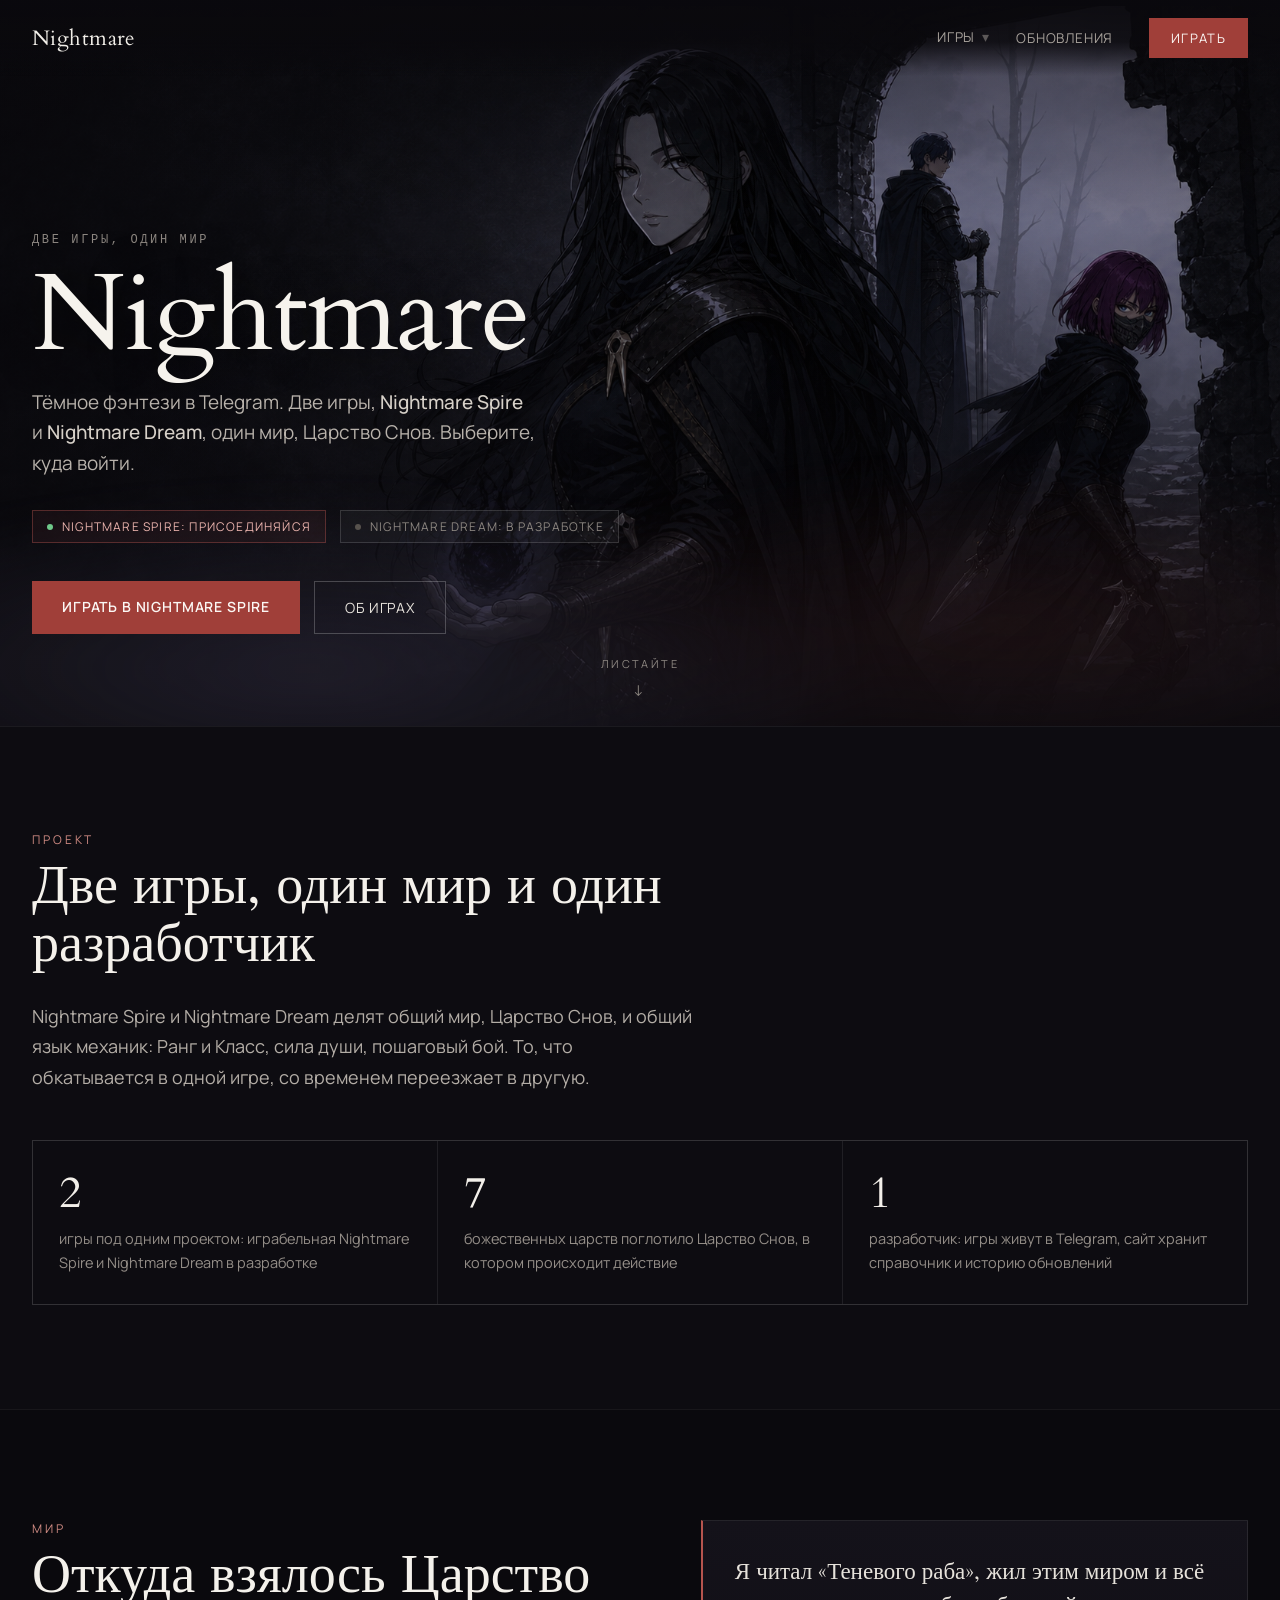
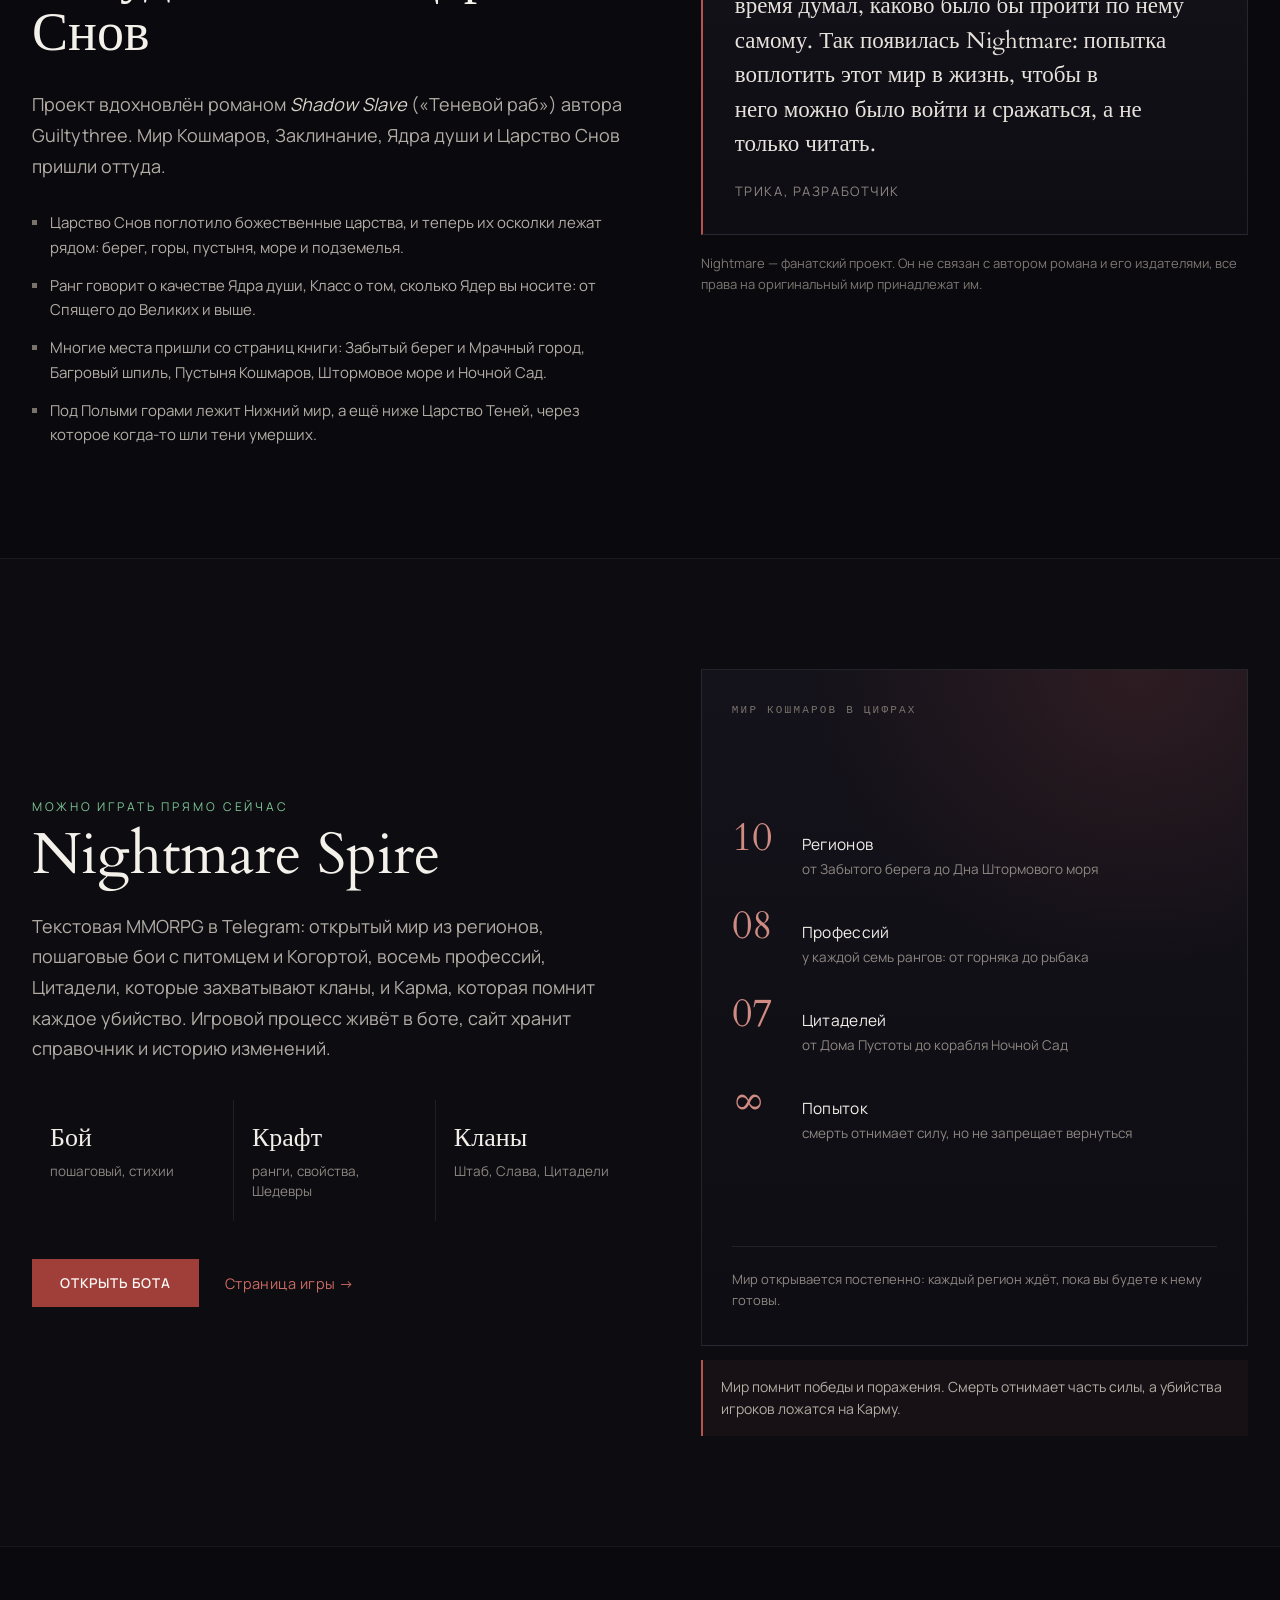
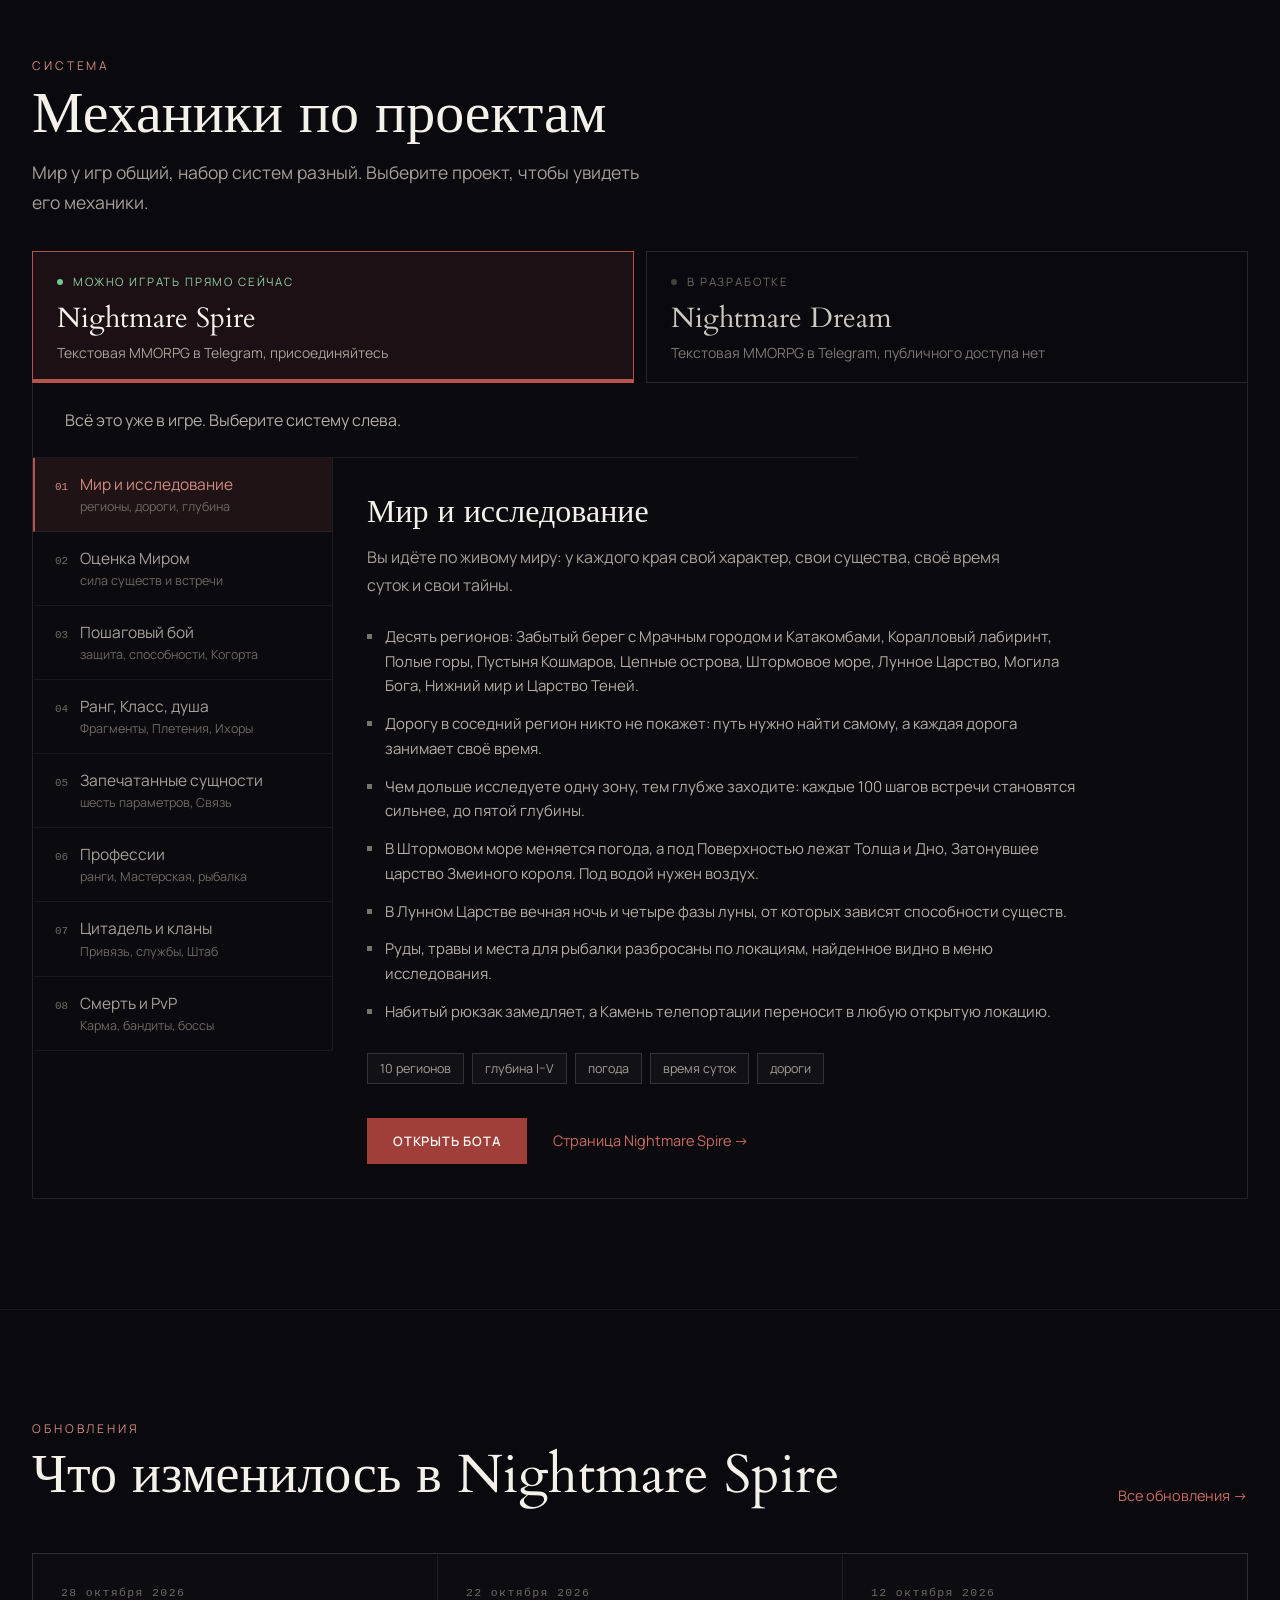
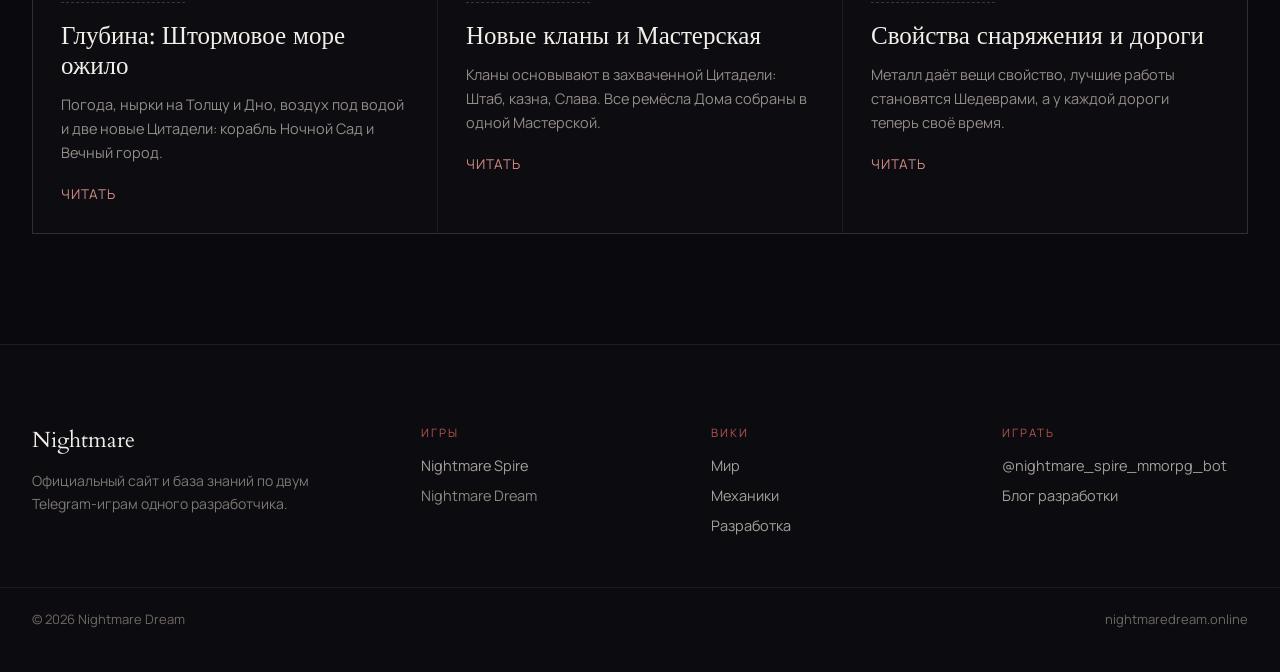
<file: index.html>
<!doctype html>
<html lang="ru">
<head>
<meta charset="utf-8">
<meta name="viewport" content="width=1280">
<title>Nightmare — тёмное фэнтези в Telegram: Nightmare Spire и Nightmare Dream</title>
<meta name="description" content="Проект двух текстовых тёмно-фэнтезийных RPG в Telegram. Nightmare Spire играбельна: десять регионов, глубины Штормового моря, пошаговый бой, Ранг и Класс души, семь Цитаделей, кланы, Карма и восемь профессий.">
<link rel="canonical" href="https://nightmaredream.online/">
<meta name="theme-color" content="#0a090d">
<meta name="color-scheme" content="dark">
<meta property="og:type" content="website">
<meta property="og:site_name" content="Nightmare">
<meta property="og:locale" content="ru_RU">
<meta property="og:title" content="Nightmare — тёмное фэнтези в Telegram: Nightmare Spire и Nightmare Dream">
<meta property="og:description" content="Проект двух текстовых тёмно-фэнтезийных RPG в Telegram. Nightmare Spire играбельна: десять регионов, глубины Штормового моря, пошаговый бой, Ранг и Класс души, семь Цитаделей, кланы, Карма и восемь профессий.">
<meta property="og:url" content="https://nightmaredream.online/">
<meta property="og:image" content="https://nightmaredream.online/assets/img/hero.png">
<meta name="twitter:card" content="summary_large_image">
<link rel="preconnect" href="https://fonts.googleapis.com">
<link rel="preconnect" href="https://fonts.gstatic.com" crossorigin>
<link href="https://fonts.googleapis.com/css2?family=Cardo:ital,wght@0,400;0,700;1,400&family=Manrope:wght@300;400;500;600&display=swap" rel="stylesheet">
<link rel="stylesheet" href="assets/css/style.css">
<script type="application/ld+json">
{"@context":"https://schema.org","@graph":[
{"@type":"WebSite","@id":"https://nightmaredream.online/#website","url":"https://nightmaredream.online/","name":"Nightmare","inLanguage":"ru"},
{"@type":"Organization","@id":"https://nightmaredream.online/#org","name":"Nightmare","url":"https://nightmaredream.online/","sameAs":["https://t.me/nightmare_spire_mmorpg_bot","https://t.me/trykablog"]},
{"@type":"VideoGame","name":"Nightmare Spire","url":"https://nightmaredream.online/nightmare-spire/","gamePlatform":"Telegram","applicationCategory":"Game","inLanguage":"ru","author":{"@id":"https://nightmaredream.online/#org"}}
]}
</script>
</head>
<body>


<div style="min-height:100vh; background:#0a090d">

<header id="c-header" style="position:sticky; top:0; z-index:40; background:linear-gradient(180deg, rgba(10,9,13,.92) 0%, rgba(10,9,13,.85) 55%, rgba(10,9,13,0) 100%); border-bottom:1px solid transparent; transition:background .35s ease, border-color .35s ease, backdrop-filter .35s ease">
  <div style="max-width:1240px; margin:0 auto; padding:18px 32px; display:flex; align-items:center; gap:36px">
    <a href="index.html" style="font-family:Cardo, Georgia, serif; font-size:21px; letter-spacing:.02em; color:#f2efe9; white-space:nowrap">Nightmare</a>
    <nav style="display:flex; align-items:center; gap:26px; margin-left:auto; font-size:13.5px; letter-spacing:.06em; text-transform:uppercase; color:#a6a09a">
      <span style="position:relative">
        <button data-act="games" style="display:inline-flex; align-items:center; gap:7px; padding:0 0 3px; background:transparent; border:none; cursor:pointer; font-family:inherit; font-size:13.5px; letter-spacing:.06em; text-transform:uppercase; color:#a6a09a" class="xh1">Игры <span style="opacity:.5">▾</span></button>
        <span id="games-menu" hidden style="position:absolute; top:30px; left:-18px; z-index:60; display:flex; flex-direction:column; min-width:246px; padding:8px 0; background:rgba(13,12,17,.97); border:1px solid rgba(255,255,255,.12); box-shadow:0 18px 40px rgba(0,0,0,.5); animation:cardIn .28s both">
          <a href="nightmare-spire/index.html" style="display:flex; align-items:center; gap:9px; padding:11px 18px; font-size:14px; letter-spacing:0; text-transform:none; color:#e6e2db" class="xh2"><span style="width:6px; height:6px; border-radius:50%; background:#6fc98a"></span>Nightmare Spire</a>
          <span style="display:grid; grid-template-columns:auto 1fr; gap:9px; align-items:baseline; padding:11px 18px; font-size:14px; letter-spacing:0; text-transform:none; color:#948e88"><span style="width:6px; height:6px; border-radius:50%; background:#7a736c; margin-top:6px"></span><span><span style="display:block; white-space:nowrap">Nightmare Dream</span><span style="display:block; margin-top:3px; font-size:11px; letter-spacing:.12em; text-transform:uppercase; color:#8d8781">в разработке</span></span></span>
        </span>
      </span>
      <a href="changelog/index.html" style="color:inherit" class="xh3">Обновления</a>
    </nav>
    <a href="https://t.me/nightmare_spire_mmorpg_bot" target="_blank" rel="noopener" style="padding:11px 22px; background:#a03f39; color:#fbf7f4; font-size:13px; letter-spacing:.1em; text-transform:uppercase; transition:background .25s ease, transform .25s cubic-bezier(.16,.84,.44,1)" class="xh4">Играть</a>
  </div>
</header>

<section id="top" data-screen-label="Hero" style="position:relative; height:min(calc(100vh - 71px), 56.25vw); min-height:620px; margin-top:-71px; overflow:hidden; display:flex; align-items:flex-end">
  <div style="position:absolute; inset:0; background:#0b0a10 url('assets/img/hero.png') center right/cover no-repeat; animation:slowZoom 26s ease-in-out infinite alternate"></div>
  <div style="position:absolute; inset:0; background:linear-gradient(90deg, rgba(10,9,13,.7) 0%, rgba(10,9,13,.4) 30%, rgba(10,9,13,.06) 55%, rgba(10,9,13,.2) 100%)"></div>
  <div style="position:absolute; inset:0; background:linear-gradient(180deg, rgba(10,9,13,.45) 0%, rgba(10,9,13,0) 30%, rgba(10,9,13,.42) 76%, rgba(10,9,13,.95) 100%)"></div>
  <div style="position:absolute; left:-15%; right:-15%; bottom:-10%; height:60%; background:radial-gradient(50% 60% at 30% 70%, rgba(140,130,180,.16), rgba(0,0,0,0) 70%), radial-gradient(45% 55% at 72% 60%, rgba(181,84,78,.1), rgba(0,0,0,0) 70%); filter:blur(18px); animation:fogDrift 34s ease-in-out infinite"></div>

  <div style="position:relative; width:100%; max-width:1240px; margin:0 auto; padding:0 32px 92px">
    <p style="margin:0 0 18px; font-family:ui-monospace, 'Courier New', monospace; font-size:12px; letter-spacing:.22em; text-transform:uppercase; color:#8d8781">Две игры, один мир</p>
      <h1 style="margin:0; font-family:Cardo, Georgia, serif; font-weight:400; font-size:clamp(52px, 8.5vw, 116px); line-height:.92; letter-spacing:-.01em; color:#f6f3ed; text-shadow:0 2px 40px rgba(0,0,0,.6)">Nightmare</h1>
    <p style="margin:22px 0 0; max-width:560px; font-size:19px; line-height:1.6; color:#b8b2ab; text-wrap:pretty">Тёмное фэнтези в Telegram. Две игры, <strong style="color:#d6d0c8; font-weight:500">Nightmare Spire</strong> и <strong style="color:#d6d0c8; font-weight:500">Nightmare Dream</strong>, один мир, Царство Снов. Выберите, куда войти.</p>
    <div style="display:flex; gap:14px; margin-top:32px; flex-wrap:wrap">
      <a href="nightmare-spire/index.html" style="display:inline-flex; align-items:center; gap:9px; padding:7px 14px; border:1px solid rgba(181,84,78,.4); background:rgba(181,84,78,.08); font-size:12px; letter-spacing:.1em; text-transform:uppercase; color:#eab3ad" class="x5"><span style="width:6px; height:6px; border-radius:50%; background:#6fc98a; animation:pulseDot 2.6s ease-in-out infinite"></span>Nightmare Spire: Присоединяйся</a>
      <span style="display:inline-flex; align-items:center; gap:9px; padding:7px 14px; border:1px solid rgba(255,255,255,.14); background:rgba(255,255,255,.03); font-size:12px; letter-spacing:.1em; text-transform:uppercase; color:#8d8781"><span style="width:6px; height:6px; border-radius:50%; background:#57524d"></span>Nightmare Dream: в разработке</span>
    </div>
    <div style="display:flex; gap:14px; margin-top:38px; flex-wrap:wrap">
      <a href="https://t.me/nightmare_spire_mmorpg_bot" target="_blank" rel="noopener" style="padding:16px 30px; background:#a03f39; color:#fbf7f4; font-size:14px; font-weight:600; letter-spacing:.06em; text-transform:uppercase; transition:transform .25s cubic-bezier(.16,.84,.44,1), background .25s ease, box-shadow .25s ease; box-shadow:0 0 0 rgba(0,0,0,0)"  class="x6 x7">Играть в Nightmare Spire</a>
      <a href="nightmare-spire/index.html" style="padding:16px 30px; border:1px solid rgba(255,255,255,.22); color:#e6e2db; font-size:14px; letter-spacing:.06em; text-transform:uppercase" class="x8">Об играх</a>
    </div>
  </div>
  <div style="position:absolute; left:50%; bottom:26px; transform:translateX(-50%); display:flex; flex-direction:column; align-items:center; gap:8px; color:#8d8781; font-size:11px; letter-spacing:.22em; text-transform:uppercase">
    <span>листайте</span>
    <span style="animation:cueBob 2.4s ease-in-out infinite; font-size:15px">↓</span>
  </div>
</section>

<div style="max-width:1240px; margin:0 auto; padding:0 32px">
  
</div>

<section data-reveal data-screen-label="About" style="padding:104px 0; border-top:1px solid rgba(255,255,255,.06); background:#0d0c11">
  <div style="max-width:1240px; margin:0 auto; padding:0 32px">
    <p style="margin:0 0 10px; font-size:12px; letter-spacing:.24em; text-transform:uppercase; color:#d08b83">Проект</p>
    <h2 style="margin:0; max-width:820px; font-family:Cardo, Georgia, serif; font-weight:400; font-size:clamp(32px,4.4vw,54px); line-height:1.08; color:#f4f1eb; text-wrap:pretty">Две игры, один мир и один разработчик</h2>
    <p style="margin:26px 0 0; max-width:660px; font-size:18px; line-height:1.7; color:#b3ada6; text-wrap:pretty">Nightmare Spire и Nightmare Dream делят общий мир, Царство Снов, и общий язык механик: Ранг и Класс, сила души, пошаговый бой. То, что обкатывается в одной игре, со временем переезжает в другую.</p>
    <div style="display:grid; grid-template-columns:repeat(auto-fit, minmax(230px, 1fr)); gap:1px; margin-top:48px; background:rgba(255,255,255,.08); border:1px solid rgba(255,255,255,.08)">
      <div style="background:#0d0c11; padding:30px 26px">
        <div style="font-family:Cardo, Georgia, serif; font-size:44px; line-height:1; color:#f2efe9">2</div>
        <div style="margin-top:12px; font-size:14.5px; line-height:1.6; color:#948e88">игры под одним проектом: играбельная Nightmare Spire и Nightmare Dream в разработке</div>
      </div>
      <div style="background:#0d0c11; padding:30px 26px">
        <div style="font-family:Cardo, Georgia, serif; font-size:44px; line-height:1; color:#f2efe9">7</div>
        <div style="margin-top:12px; font-size:14.5px; line-height:1.6; color:#948e88">божественных царств поглотило Царство Снов, в котором происходит действие</div>
      </div>
      <div style="background:#0d0c11; padding:30px 26px">
        <div style="font-family:Cardo, Georgia, serif; font-size:44px; line-height:1; color:#f2efe9">1</div>
        <div style="margin-top:12px; font-size:14.5px; line-height:1.6; color:#948e88">разработчик: игры живут в Telegram, сайт хранит справочник и историю обновлений</div>
      </div>
    </div>
    
  </div>
</section>



<section id="world" data-reveal data-screen-label="World" style="padding:110px 0; border-top:1px solid rgba(255,255,255,.06)">
  <div style="max-width:1240px; margin:0 auto; padding:0 32px; display:grid; grid-template-columns:1.05fr .95fr; gap:64px; align-items:start">
    <div>
      <p style="margin:0 0 10px; font-size:12px; letter-spacing:.24em; text-transform:uppercase; color:#d08b83">Мир</p>
      <h2 style="margin:0; font-family:Cardo, Georgia, serif; font-weight:400; font-size:clamp(32px,4.4vw,54px); line-height:1.08; color:#f4f1eb; text-wrap:pretty">Откуда взялось Царство Снов</h2>
      <p style="margin:26px 0 0; font-size:18px; line-height:1.7; color:#b3ada6; text-wrap:pretty">Проект вдохновлён романом <em style="color:#d6d0c8; font-style:italic">Shadow Slave</em> («Теневой раб») автора Guiltythree. Мир Кошмаров, Заклинание, Ядра души и Царство Снов пришли оттуда.</p>
      <ul style="margin:30px 0 0; padding:0; list-style:none; display:grid; gap:13px; max-width:620px">
        <li style="display:grid; grid-template-columns:auto 1fr; gap:13px; font-size:15px; line-height:1.65; color:#b3ada6"><span style="width:5px; height:5px; margin-top:9px; background:#7a736c"></span><span>Царство Снов поглотило божественные царства, и теперь их осколки лежат рядом: берег, горы, пустыня, море и подземелья.</span></li>
        <li style="display:grid; grid-template-columns:auto 1fr; gap:13px; font-size:15px; line-height:1.65; color:#b3ada6"><span style="width:5px; height:5px; margin-top:9px; background:#7a736c"></span><span>Ранг говорит о качестве Ядра души, Класс о том, сколько Ядер вы носите: от Спящего до Великих и выше.</span></li>
        <li style="display:grid; grid-template-columns:auto 1fr; gap:13px; font-size:15px; line-height:1.65; color:#b3ada6"><span style="width:5px; height:5px; margin-top:9px; background:#7a736c"></span><span>Многие места пришли со страниц книги: Забытый берег и Мрачный город, Багровый шпиль, Пустыня Кошмаров, Штормовое море и Ночной Сад.</span></li>
        <li style="display:grid; grid-template-columns:auto 1fr; gap:13px; font-size:15px; line-height:1.65; color:#b3ada6"><span style="width:5px; height:5px; margin-top:9px; background:#7a736c"></span><span>Под Полыми горами лежит Нижний мир, а ещё ниже Царство Теней, через которое когда-то шли тени умерших.</span></li>
      </ul>
    </div>
    <div>
      <blockquote style="margin:0; padding:34px 32px; border:1px solid rgba(255,255,255,.09); border-left:2px solid #b5544e; background:linear-gradient(180deg, #14121a 0%, #0e0d13 100%)">
        <p style="margin:0; font-family:Cardo, Georgia, serif; font-size:23px; line-height:1.5; color:#e6e2db; text-wrap:pretty">Я читал «Теневого раба», жил этим миром и всё время думал, каково было бы пройти по нему самому. Так появилась Nightmare: попытка воплотить этот мир в жизнь, чтобы в него можно было войти и сражаться, а не только читать.</p>
        <footer style="margin-top:20px; font-size:13px; letter-spacing:.12em; text-transform:uppercase; color:#8d8781">Трика, разработчик</footer>
      </blockquote>
      <p style="margin:18px 0 0; font-size:13px; line-height:1.65; color:#7d7873">Nightmare — фанатский проект. Он не связан с автором романа и его издателями, все права на оригинальный мир принадлежат им.</p>
    </div>
  </div>
</section>

<section id="spire" data-reveal data-screen-label="Nightmare Spire" style="position:relative; padding:110px 0; border-top:1px solid rgba(255,255,255,.06); background:#0d0c11">
  <div style="max-width:1240px; margin:0 auto; padding:0 32px; display:grid; grid-template-columns:1.05fr .95fr; gap:64px; align-items:center">
    <div>
      <p style="margin:0 0 10px; font-size:12px; letter-spacing:.24em; text-transform:uppercase; color:#7ec596">МОЖНО ИГРАТЬ ПРЯМО СЕЙЧАС</p>
      <h2 style="margin:0; font-family:Cardo, Georgia, serif; font-weight:400; font-size:clamp(34px,4.6vw,58px); line-height:1.06; color:#f4f1eb">Nightmare Spire</h2>
      <p style="margin:24px 0 0; font-size:18px; line-height:1.7; color:#b3ada6; text-wrap:pretty">Текстовая MMORPG в Telegram: открытый мир из регионов, пошаговые бои с питомцем и Когортой, восемь профессий, Цитадели, которые захватывают кланы, и Карма, которая помнит каждое убийство. Игровой процесс живёт в боте, сайт хранит справочник и историю изменений.</p>
      <div style="display:grid; grid-template-columns:repeat(3, 1fr); gap:1px; margin:36px 0 0; background:rgba(255,255,255,.08)">
        <div style="background:#0d0c11; padding:20px 18px">
          <div style="font-family:Cardo, Georgia, serif; font-size:26px; color:#f2efe9">Бой</div>
          <div style="margin-top:6px; font-size:13.5px; color:#8d8781; line-height:1.5">пошаговый, стихии</div>
        </div>
        <div style="background:#0d0c11; padding:20px 18px">
          <div style="font-family:Cardo, Georgia, serif; font-size:26px; color:#f2efe9">Крафт</div>
          <div style="margin-top:6px; font-size:13.5px; color:#8d8781; line-height:1.5">ранги, свойства, Шедевры</div>
        </div>
        <div style="background:#0d0c11; padding:20px 18px">
          <div style="font-family:Cardo, Georgia, serif; font-size:26px; color:#f2efe9">Кланы</div>
          <div style="margin-top:6px; font-size:13.5px; color:#8d8781; line-height:1.5">Штаб, Слава, Цитадели</div>
        </div>
      </div>
      <div style="display: flex; gap: 26px; align-items: center; margin-top: 38px; flex-wrap: wrap; overflow: visible">
        <a href="https://t.me/nightmare_spire_mmorpg_bot" target="_blank" rel="noopener" style="padding:15px 28px; background:#a03f39; color:#fbf7f4; font-size:13.5px; font-weight:600; letter-spacing:.06em; text-transform:uppercase" class="x9">Открыть бота</a>
        <a href="nightmare-spire/index.html" style="font-size:14.5px; letter-spacing:.03em">Страница игры →</a>
      </div>
    </div>
    <div>
      <div style="position:relative; aspect-ratio:4/5; padding:34px 30px; background:linear-gradient(180deg, #14121a 0%, #0e0d13 100%); border:1px solid rgba(255,255,255,.09); display:flex; flex-direction:column; justify-content:space-between; overflow:hidden">
        <div style="position:absolute; inset:0; background-image:radial-gradient(60% 45% at 80% 0%, rgba(181,84,78,.16) 0%, rgba(181,84,78,0) 100%); pointer-events:none"></div>
        <div style="position:relative; font-family:ui-monospace, 'Courier New', monospace; font-size:11px; letter-spacing:.2em; text-transform:uppercase; color:#7a736c">Мир Кошмаров в цифрах</div>
        <div style="position:relative; display:grid; gap:26px">
          <div style="display:grid; grid-template-columns:auto 1fr; gap:18px; align-items:baseline">
            <span style="font-family:Cardo, Georgia, serif; font-size:40px; line-height:1; color:#d08b83; min-width:52px">10</span>
            <span><span style="display:block; font-size:15.5px; letter-spacing:.02em; color:#f2efe9">Регионов</span><span style="display:block; margin-top:4px; font-size:13.5px; line-height:1.55; color:#8d8781">от Забытого берега до Дна Штормового моря</span></span>
          </div>
          <div style="display:grid; grid-template-columns:auto 1fr; gap:18px; align-items:baseline">
            <span style="font-family:Cardo, Georgia, serif; font-size:40px; line-height:1; color:#d08b83; min-width:52px">08</span>
            <span><span style="display:block; font-size:15.5px; letter-spacing:.02em; color:#f2efe9">Профессий</span><span style="display:block; margin-top:4px; font-size:13.5px; line-height:1.55; color:#8d8781">у каждой семь рангов: от горняка до рыбака</span></span>
          </div>
          <div style="display:grid; grid-template-columns:auto 1fr; gap:18px; align-items:baseline">
            <span style="font-family:Cardo, Georgia, serif; font-size:40px; line-height:1; color:#d08b83; min-width:52px">07</span>
            <span><span style="display:block; font-size:15.5px; letter-spacing:.02em; color:#f2efe9">Цитаделей</span><span style="display:block; margin-top:4px; font-size:13.5px; line-height:1.55; color:#8d8781">от Дома Пустоты до корабля Ночной Сад</span></span>
          </div>
          <div style="display:grid; grid-template-columns:auto 1fr; gap:18px; align-items:baseline">
            <span style="font-family:Cardo, Georgia, serif; font-size:40px; line-height:1; color:#d08b83; min-width:52px">∞</span>
            <span><span style="display:block; font-size:15.5px; letter-spacing:.02em; color:#f2efe9">Попыток</span><span style="display:block; margin-top:4px; font-size:13.5px; line-height:1.55; color:#8d8781">смерть отнимает силу, но не запрещает вернуться</span></span>
          </div>
        </div>
        <div style="position:relative; padding-top:22px; border-top:1px solid rgba(255,255,255,.08); font-size:13px; line-height:1.6; color:#8d8781">Мир открывается постепенно: каждый регион ждёт, пока вы будете к нему готовы.</div>
      </div>
      <div style="margin-top:14px; padding:16px 18px; border-left:2px solid #b5544e; background:rgba(181,84,78,.06); font-size:14px; line-height:1.6; color:#b3ada6">Мир помнит победы и поражения. Смерть отнимает часть силы, а убийства игроков ложатся на Карму.</div>
    </div>
  </div>
  
</section>

<section id="mechanics" data-reveal data-screen-label="Mechanics" style="padding:110px 0; border-top:1px solid rgba(255,255,255,.06)">
  <div style="max-width:1240px; margin:0 auto; padding:0 32px">
    <p style="margin:0 0 10px; font-size:12px; letter-spacing:.24em; text-transform:uppercase; color:#d08b83">Система</p>
    <h2 style="margin:0 0 12px; font-family:Cardo, Georgia, serif; font-weight:400; font-size:clamp(34px,4.6vw,58px); line-height:1.06; color:#f4f1eb">Механики по проектам</h2>
    <p style="margin:0 0 34px; max-width:640px; font-size:17.5px; line-height:1.7; color:#a6a09a; text-wrap:pretty">Мир у игр общий, набор систем разный. Выберите проект, чтобы увидеть его механики.</p>

    <div role="tablist" style="display:flex; gap:12px; flex-wrap:wrap; margin-bottom:0">
      
        <button role="tab" aria-selected="true" data-act="spire" style="flex:1 1 300px; text-align:left; padding:22px 24px 20px; cursor:pointer; font-family:inherit; background:rgba(181,84,78,.1); border:1px solid #b5544e; border-bottom:1px solid #b5544e; color:#f4f1eb; box-shadow:inset 0 -3px 0 #b5544e; transition:background .3s ease, border-color .3s ease">
          <span style="display:flex; align-items:center; gap:10px; font-size:11.5px; letter-spacing:.16em; text-transform:uppercase; color:#8fd0a4"><span style="width:6px; height:6px; border-radius:50%; background:#6fc98a; animation:pulseDot 2.6s ease-in-out infinite"></span>можно играть прямо сейчас</span>
          <span style="display:block; margin-top:10px; font-family:Cardo, Georgia, serif; font-size:28px; color:#f6f3ed">Nightmare Spire</span>
          <span style="display:block; margin-top:6px; font-size:14px; color:#a6a09a">Текстовая MMORPG в Telegram, присоединяйтесь</span>
        </button>
      
      
      
      
        <button role="tab" aria-selected="false" data-act="dream" style="flex:1 1 300px; text-align:left; padding:22px 24px 20px; cursor:pointer; font-family:inherit; background:transparent; border:1px solid rgba(255,255,255,.12); color:#a6a09a; transition:background .3s ease, border-color .3s ease" class="x10">
          <span style="display:flex; align-items:center; gap:10px; font-size:11.5px; letter-spacing:.16em; text-transform:uppercase; color:#6f6963"><span style="width:6px; height:6px; border-radius:50%; background:#454039"></span>в разработке</span>
          <span style="display:block; margin-top:10px; font-family:Cardo, Georgia, serif; font-size:28px; color:#cdc8c1">Nightmare Dream</span>
          <span style="display:block; margin-top:6px; font-size:14px; color:#7d7873">Текстовая MMORPG в Telegram, публичного доступа нет</span>
        </button>
      
    </div>

    <div id="c-panel" style="border:1px solid rgba(255,255,255,.1); border-top:none; background:#0b0a0e">
      
        <div>
          <p style="margin:0; padding:24px 32px 22px; border-bottom:1px solid rgba(255,255,255,.08); max-width:760px; font-size:16px; line-height:1.7; color:#b3ada6; text-wrap:pretty">Всё это уже в игре. Выберите систему слева.</p>
          <div style="display:grid; grid-template-columns:300px 1fr; align-items:start">
            <div style="border-right:1px solid rgba(255,255,255,.08)">
            
            
              <button data-topic="world" data-act="topic" style="display:grid; grid-template-columns:auto 1fr; gap:12px; align-items:baseline; text-align:left; width:100%; padding:16px 20px; cursor:pointer; font-family:inherit; background:transparent; border:none; border-left:2px solid transparent; border-bottom:1px solid rgba(255,255,255,.06); color:#a6a09a; transition:background .25s ease, color .25s ease" class="x11">
                <span style="font-family:ui-monospace, 'Courier New', monospace; font-size:11px; color:#6f6963">01</span>
                <span><span style="display:block; font-size:15.5px; line-height:1.3">Мир и исследование</span><span style="display:block; margin-top:4px; font-size:12.5px; color:#6f6963">регионы, дороги, глубина</span></span>
              </button>
            
            
            
              <button data-topic="rating" data-act="topic" style="display:grid; grid-template-columns:auto 1fr; gap:12px; align-items:baseline; text-align:left; width:100%; padding:16px 20px; cursor:pointer; font-family:inherit; background:transparent; border:none; border-left:2px solid transparent; border-bottom:1px solid rgba(255,255,255,.06); color:#a6a09a; transition:background .25s ease, color .25s ease" class="x12">
                <span style="font-family:ui-monospace, 'Courier New', monospace; font-size:11px; color:#6f6963">02</span>
                <span><span style="display:block; font-size:15.5px; line-height:1.3">Оценка Миром</span><span style="display:block; margin-top:4px; font-size:12.5px; color:#6f6963">сила существ и встречи</span></span>
              </button>
            
            
            
              <button data-topic="combat" data-act="topic" style="display:grid; grid-template-columns:auto 1fr; gap:12px; align-items:baseline; text-align:left; width:100%; padding:16px 20px; cursor:pointer; font-family:inherit; background:transparent; border:none; border-left:2px solid transparent; border-bottom:1px solid rgba(255,255,255,.06); color:#a6a09a; transition:background .25s ease, color .25s ease" class="x13">
                <span style="font-family:ui-monospace, 'Courier New', monospace; font-size:11px; color:#6f6963">03</span>
                <span><span style="display:block; font-size:15.5px; line-height:1.3">Пошаговый бой</span><span style="display:block; margin-top:4px; font-size:12.5px; color:#6f6963">защита, способности, Когорта</span></span>
              </button>
            
            
            
              <button data-topic="growth" data-act="topic" style="display:grid; grid-template-columns:auto 1fr; gap:12px; align-items:baseline; text-align:left; width:100%; padding:16px 20px; cursor:pointer; font-family:inherit; background:transparent; border:none; border-left:2px solid transparent; border-bottom:1px solid rgba(255,255,255,.06); color:#a6a09a; transition:background .25s ease, color .25s ease" class="x14">
                <span style="font-family:ui-monospace, 'Courier New', monospace; font-size:11px; color:#6f6963">04</span>
                <span><span style="display:block; font-size:15.5px; line-height:1.3">Ранг, Класс, душа</span><span style="display:block; margin-top:4px; font-size:12.5px; color:#6f6963">Фрагменты, Плетения, Ихоры</span></span>
              </button>
            
            
            
              <button data-topic="pets" data-act="topic" style="display:grid; grid-template-columns:auto 1fr; gap:12px; align-items:baseline; text-align:left; width:100%; padding:16px 20px; cursor:pointer; font-family:inherit; background:transparent; border:none; border-left:2px solid transparent; border-bottom:1px solid rgba(255,255,255,.06); color:#a6a09a; transition:background .25s ease, color .25s ease" class="x15">
                <span style="font-family:ui-monospace, 'Courier New', monospace; font-size:11px; color:#6f6963">05</span>
                <span><span style="display:block; font-size:15.5px; line-height:1.3">Запечатанные сущности</span><span style="display:block; margin-top:4px; font-size:12.5px; color:#6f6963">шесть параметров, Связь</span></span>
              </button>
            
            
            
              <button data-topic="crafts" data-act="topic" style="display:grid; grid-template-columns:auto 1fr; gap:12px; align-items:baseline; text-align:left; width:100%; padding:16px 20px; cursor:pointer; font-family:inherit; background:transparent; border:none; border-left:2px solid transparent; border-bottom:1px solid rgba(255,255,255,.06); color:#a6a09a; transition:background .25s ease, color .25s ease" class="x16">
                <span style="font-family:ui-monospace, 'Courier New', monospace; font-size:11px; color:#6f6963">06</span>
                <span><span style="display:block; font-size:15.5px; line-height:1.3">Профессии</span><span style="display:block; margin-top:4px; font-size:12.5px; color:#6f6963">ранги, Мастерская, рыбалка</span></span>
              </button>
            
            
            
              <button data-topic="economy" data-act="topic" style="display:grid; grid-template-columns:auto 1fr; gap:12px; align-items:baseline; text-align:left; width:100%; padding:16px 20px; cursor:pointer; font-family:inherit; background:transparent; border:none; border-left:2px solid transparent; border-bottom:1px solid rgba(255,255,255,.06); color:#a6a09a; transition:background .25s ease, color .25s ease" class="x17">
                <span style="font-family:ui-monospace, 'Courier New', monospace; font-size:11px; color:#6f6963">07</span>
                <span><span style="display:block; font-size:15.5px; line-height:1.3">Цитадель и кланы</span><span style="display:block; margin-top:4px; font-size:12.5px; color:#6f6963">Привязь, службы, Штаб</span></span>
              </button>
            
            
            
              <button data-topic="risk" data-act="topic" style="display:grid; grid-template-columns:auto 1fr; gap:12px; align-items:baseline; text-align:left; width:100%; padding:16px 20px; cursor:pointer; font-family:inherit; background:transparent; border:none; border-left:2px solid transparent; border-bottom:1px solid rgba(255,255,255,.06); color:#a6a09a; transition:background .25s ease, color .25s ease" class="x18">
                <span style="font-family:ui-monospace, 'Courier New', monospace; font-size:11px; color:#6f6963">08</span>
                <span><span style="display:block; font-size:15.5px; line-height:1.3">Смерть и PvP</span><span style="display:block; margin-top:4px; font-size:12.5px; color:#6f6963">Карма, бандиты, боссы</span></span>
              </button>
            
            </div>
            <div>
        
          <div data-panel="world" style="padding:36px 34px 34px">
            <h3 style="margin:0; font-family:Cardo, Georgia, serif; font-weight:400; font-size:32px; line-height:1.15; color:#f4f1eb; animation:cardIn .45s both">Мир и исследование</h3>
            <p style="margin:14px 0 26px; max-width:640px; font-size:16px; line-height:1.7; color:#a6a09a; text-wrap:pretty; animation:cardIn .45s 60ms both">Вы идёте по живому миру: у каждого края свой характер, свои существа, своё время суток и свои тайны.</p>
            <ul style="margin:0; padding:0; list-style:none; display:grid; gap:13px; max-width:720px; animation:cardIn .45s 120ms both">
              <li style="display:grid; grid-template-columns:auto 1fr; gap:13px; font-size:15px; line-height:1.65; color:#b3ada6"><span style="width:5px; height:5px; margin-top:9px; background:#7a736c"></span><span>Десять регионов: Забытый берег с Мрачным городом и Катакомбами, Коралловый лабиринт, Полые горы, Пустыня Кошмаров, Цепные острова, Штормовое море, Лунное Царство, Могила Бога, Нижний мир и Царство Теней.</span></li>
              <li style="display:grid; grid-template-columns:auto 1fr; gap:13px; font-size:15px; line-height:1.65; color:#b3ada6"><span style="width:5px; height:5px; margin-top:9px; background:#7a736c"></span><span>Дорогу в соседний регион никто не покажет: путь нужно найти самому, а каждая дорога занимает своё время.</span></li>
              <li style="display:grid; grid-template-columns:auto 1fr; gap:13px; font-size:15px; line-height:1.65; color:#b3ada6"><span style="width:5px; height:5px; margin-top:9px; background:#7a736c"></span><span>Чем дольше исследуете одну зону, тем глубже заходите: каждые 100 шагов встречи становятся сильнее, до пятой глубины.</span></li>
              <li style="display:grid; grid-template-columns:auto 1fr; gap:13px; font-size:15px; line-height:1.65; color:#b3ada6"><span style="width:5px; height:5px; margin-top:9px; background:#7a736c"></span><span>В Штормовом море меняется погода, а под Поверхностью лежат Толща и Дно, Затонувшее царство Змеиного короля. Под водой нужен воздух.</span></li>
              <li style="display:grid; grid-template-columns:auto 1fr; gap:13px; font-size:15px; line-height:1.65; color:#b3ada6"><span style="width:5px; height:5px; margin-top:9px; background:#7a736c"></span><span>В Лунном Царстве вечная ночь и четыре фазы луны, от которых зависят способности существ.</span></li>
              <li style="display:grid; grid-template-columns:auto 1fr; gap:13px; font-size:15px; line-height:1.65; color:#b3ada6"><span style="width:5px; height:5px; margin-top:9px; background:#7a736c"></span><span>Руды, травы и места для рыбалки разбросаны по локациям, найденное видно в меню исследования.</span></li>
              <li style="display:grid; grid-template-columns:auto 1fr; gap:13px; font-size:15px; line-height:1.65; color:#b3ada6"><span style="width:5px; height:5px; margin-top:9px; background:#7a736c"></span><span>Набитый рюкзак замедляет, а Камень телепортации переносит в любую открытую локацию.</span></li>
            </ul>
            <div style="display:flex; gap:8px; flex-wrap:wrap; margin-top:28px; animation:cardIn .45s 180ms both">
              <span style="padding:6px 12px; border:1px solid rgba(255,255,255,.14); background:rgba(255,255,255,.03); font-size:12.5px; color:#a6a09a">10 регионов</span>
              <span style="padding:6px 12px; border:1px solid rgba(255,255,255,.14); background:rgba(255,255,255,.03); font-size:12.5px; color:#a6a09a">глубина I–V</span>
              <span style="padding:6px 12px; border:1px solid rgba(255,255,255,.14); background:rgba(255,255,255,.03); font-size:12.5px; color:#a6a09a">погода</span>
              <span style="padding:6px 12px; border:1px solid rgba(255,255,255,.14); background:rgba(255,255,255,.03); font-size:12.5px; color:#a6a09a">время суток</span>
              <span style="padding:6px 12px; border:1px solid rgba(255,255,255,.14); background:rgba(255,255,255,.03); font-size:12.5px; color:#a6a09a">дороги</span>
            </div>
          </div>
        
        
          <div data-panel="rating" hidden style="padding:36px 34px 34px">
            <h3 style="margin:0; font-family:Cardo, Georgia, serif; font-weight:400; font-size:32px; line-height:1.15; color:#f4f1eb; animation:cardIn .45s both">Оценка Миром и сила существ</h3>
            <p style="margin:14px 0 26px; max-width:640px; font-size:16px; line-height:1.7; color:#a6a09a; text-wrap:pretty; animation:cardIn .45s 60ms both">Мир следит за вашими боями и решает, кого выпустить навстречу.</p>
            <ul style="margin:0; padding:0; list-style:none; display:grid; gap:13px; max-width:720px; animation:cardIn .45s 120ms both">
              <li style="display:grid; grid-template-columns:auto 1fr; gap:13px; font-size:15px; line-height:1.65; color:#b3ada6"><span style="width:5px; height:5px; margin-top:9px; background:#7a736c"></span><span>Существа не подстраиваются под вас: у каждого свои шесть параметров, стихия, Ранг и Класс.</span></li>
              <li style="display:grid; grid-template-columns:auto 1fr; gap:13px; font-size:15px; line-height:1.65; color:#b3ada6"><span style="width:5px; height:5px; margin-top:9px; background:#7a736c"></span><span>Меняется не противник, а то, кого и сколько мир решит на вас выпустить.</span></li>
              <li style="display:grid; grid-template-columns:auto 1fr; gap:13px; font-size:15px; line-height:1.65; color:#b3ada6"><span style="width:5px; height:5px; margin-top:9px; background:#7a736c"></span><span>Новичков мир щадит: на первом ранге существа ослаблены и набирают силу постепенно, а смерть откатывает их развитие.</span></li>
              <li style="display:grid; grid-template-columns:auto 1fr; gap:13px; font-size:15px; line-height:1.65; color:#b3ada6"><span style="width:5px; height:5px; margin-top:9px; background:#7a736c"></span><span>Противник вашего ранга и класса опасен без снаряжения, существо более высокого класса даёт тяжёлый бой. Враг выше рангом помечен ⚠️.</span></li>
              <li style="display:grid; grid-template-columns:auto 1fr; gap:13px; font-size:15px; line-height:1.65; color:#b3ada6"><span style="width:5px; height:5px; margin-top:9px; background:#7a736c"></span><span>Навстречу выходят одиночки, стаи и смешанные отряды, а мини-боссы и призывные боссы стали боем для Когорты.</span></li>
              <li style="display:grid; grid-template-columns:auto 1fr; gap:13px; font-size:15px; line-height:1.65; color:#b3ada6"><span style="width:5px; height:5px; margin-top:9px; background:#7a736c"></span><span>«Изучить противника» показывает его силу и возможную добычу. Чем выше ваше Восприятие, тем больше вы увидите.</span></li>
            </ul>
            <div style="display:flex; gap:8px; flex-wrap:wrap; margin-top:28px; animation:cardIn .45s 180ms both">
              <span style="padding:6px 12px; border:1px solid rgba(255,255,255,.14); background:rgba(255,255,255,.03); font-size:12.5px; color:#a6a09a">давление мира</span>
              <span style="padding:6px 12px; border:1px solid rgba(255,255,255,.14); background:rgba(255,255,255,.03); font-size:12.5px; color:#a6a09a">Восприятие</span>
              <span style="padding:6px 12px; border:1px solid rgba(255,255,255,.14); background:rgba(255,255,255,.03); font-size:12.5px; color:#a6a09a">стаи</span>
              <span style="padding:6px 12px; border:1px solid rgba(255,255,255,.14); background:rgba(255,255,255,.03); font-size:12.5px; color:#a6a09a">мини-боссы</span>
            </div>
          </div>
        
        
          <div data-panel="combat" hidden style="padding:36px 34px 34px">
            <h3 style="margin:0; font-family:Cardo, Georgia, serif; font-weight:400; font-size:32px; line-height:1.15; color:#f4f1eb; animation:cardIn .45s both">Пошаговый бой</h3>
            <p style="margin:14px 0 26px; max-width:640px; font-size:16px; line-height:1.7; color:#a6a09a; text-wrap:pretty; animation:cardIn .45s 60ms both">Бой идёт ход за ходом: вы, ваш питомец, товарищи и враги в одном сражении.</p>
            <ul style="margin:0; padding:0; list-style:none; display:grid; gap:13px; max-width:720px; animation:cardIn .45s 120ms both">
              <li style="display:grid; grid-template-columns:auto 1fr; gap:13px; font-size:15px; line-height:1.65; color:#b3ada6"><span style="width:5px; height:5px; margin-top:9px; background:#7a736c"></span><span>Атака, Защита, Способности, Предметы и отдельное действие для пилюль.</span></li>
              <li style="display:grid; grid-template-columns:auto 1fr; gap:13px; font-size:15px; line-height:1.65; color:#b3ada6"><span style="width:5px; height:5px; margin-top:9px; background:#7a736c"></span><span>Атака с природой делится на физическую и стихийную часть, а у существ есть защиты от стихий.</span></li>
              <li style="display:grid; grid-template-columns:auto 1fr; gap:13px; font-size:15px; line-height:1.65; color:#b3ada6"><span style="width:5px; height:5px; margin-top:9px; background:#7a736c"></span><span>Удары тратят Выносливость, способности тратят Сущность. Устав, и вы, и существа берут передышку.</span></li>
              <li style="display:grid; grid-template-columns:auto 1fr; gap:13px; font-size:15px; line-height:1.65; color:#b3ada6"><span style="width:5px; height:5px; margin-top:9px; background:#7a736c"></span><span>Яды, кровотечение и ослабления видны под здоровьем бойцов вместе с оставшимися раундами.</span></li>
              <li style="display:grid; grid-template-columns:auto 1fr; gap:13px; font-size:15px; line-height:1.65; color:#b3ada6"><span style="width:5px; height:5px; margin-top:9px; background:#7a736c"></span><span>Свойства снаряжения и Пробитие оружия решают, насколько хорошо вы бьёте существ своего и чужого ранга.</span></li>
              <li style="display:grid; grid-template-columns:auto 1fr; gap:13px; font-size:15px; line-height:1.65; color:#b3ada6"><span style="width:5px; height:5px; margin-top:9px; background:#7a736c"></span><span>Кнопка «Собрать отряд» зовёт Когорту, а добычу лидер делит по правилу: добивший, по очереди или броски.</span></li>
              <li style="display:grid; grid-template-columns:auto 1fr; gap:13px; font-size:15px; line-height:1.65; color:#b3ada6"><span style="width:5px; height:5px; margin-top:9px; background:#7a736c"></span><span>Побег не гарантирован: шанс зависит от вашей Ловкости и Ловкости самого быстрого противника.</span></li>
            </ul>
            <div style="display:flex; gap:8px; flex-wrap:wrap; margin-top:28px; animation:cardIn .45s 180ms both">
              <span style="padding:6px 12px; border:1px solid rgba(255,255,255,.14); background:rgba(255,255,255,.03); font-size:12.5px; color:#a6a09a">ход за ходом</span>
              <span style="padding:6px 12px; border:1px solid rgba(255,255,255,.14); background:rgba(255,255,255,.03); font-size:12.5px; color:#a6a09a">стихии</span>
              <span style="padding:6px 12px; border:1px solid rgba(255,255,255,.14); background:rgba(255,255,255,.03); font-size:12.5px; color:#a6a09a">Защита</span>
              <span style="padding:6px 12px; border:1px solid rgba(255,255,255,.14); background:rgba(255,255,255,.03); font-size:12.5px; color:#a6a09a">Когорта</span>
              <span style="padding:6px 12px; border:1px solid rgba(255,255,255,.14); background:rgba(255,255,255,.03); font-size:12.5px; color:#a6a09a">дележ добычи</span>
            </div>
          </div>
        
        
          <div data-panel="growth" hidden style="padding:36px 34px 34px">
            <h3 style="margin:0; font-family:Cardo, Georgia, serif; font-weight:400; font-size:32px; line-height:1.15; color:#f4f1eb; animation:cardIn .45s both">Ранг, Класс и сила души</h3>
            <p style="margin:14px 0 26px; max-width:640px; font-size:16px; line-height:1.7; color:#a6a09a; text-wrap:pretty; animation:cardIn .45s 60ms both">Никаких уровней. Растёт качество вашей души.</p>
            <ul style="margin:0; padding:0; list-style:none; display:grid; gap:13px; max-width:720px; animation:cardIn .45s 120ms both">
              <li style="display:grid; grid-template-columns:auto 1fr; gap:13px; font-size:15px; line-height:1.65; color:#b3ada6"><span style="width:5px; height:5px; margin-top:9px; background:#7a736c"></span><span>Семь Рангов, это качество Ядра души и уровень самого вашего существования.</span></li>
              <li style="display:grid; grid-template-columns:auto 1fr; gap:13px; font-size:15px; line-height:1.65; color:#b3ada6"><span style="width:5px; height:5px; margin-top:9px; background:#7a736c"></span><span>Семь Классов, это то, сколько Ядер души у вас есть. Каждое ядро поднимает предел Фрагментов на 1000.</span></li>
              <li style="display:grid; grid-template-columns:auto 1fr; gap:13px; font-size:15px; line-height:1.65; color:#b3ada6"><span style="width:5px; height:5px; margin-top:9px; background:#7a736c"></span><span>С убитого существа остаётся Осколок души. Поглотили Осколок, получили Фрагмент, стали сильнее.</span></li>
              <li style="display:grid; grid-template-columns:auto 1fr; gap:13px; font-size:15px; line-height:1.65; color:#b3ada6"><span style="width:5px; height:5px; margin-top:9px; background:#7a736c"></span><span>Семь Плетений души, от Плоти до Крови, растут за Фрагменты. Каждые 10 уровней открывают веху с выбором из трёх вариантов.</span></li>
              <li style="display:grid; grid-template-columns:auto 1fr; gap:13px; font-size:15px; line-height:1.65; color:#b3ada6"><span style="width:5px; height:5px; margin-top:9px; background:#7a736c"></span><span>Плетение можно насытить Ихором, а первый собравший полный набор Ихора Бога или Демона станет его наследником.</span></li>
              <li style="display:grid; grid-template-columns:auto 1fr; gap:13px; font-size:15px; line-height:1.65; color:#b3ada6"><span style="width:5px; height:5px; margin-top:9px; background:#7a736c"></span><span>В Море души привязываются предметы, которые не потеряются при смерти.</span></li>
              <li style="display:grid; grid-template-columns:auto 1fr; gap:13px; font-size:15px; line-height:1.65; color:#b3ada6"><span style="width:5px; height:5px; margin-top:9px; background:#7a736c"></span><span>Атрибуты, это личные особенности героя: одни помогают в бою, другие при производстве.</span></li>
            </ul>
            <div style="display:flex; gap:8px; flex-wrap:wrap; margin-top:28px; animation:cardIn .45s 180ms both">
              <span style="padding:6px 12px; border:1px solid rgba(255,255,255,.14); background:rgba(255,255,255,.03); font-size:12.5px; color:#a6a09a">7 Рангов</span>
              <span style="padding:6px 12px; border:1px solid rgba(255,255,255,.14); background:rgba(255,255,255,.03); font-size:12.5px; color:#a6a09a">7 Классов</span>
              <span style="padding:6px 12px; border:1px solid rgba(255,255,255,.14); background:rgba(255,255,255,.03); font-size:12.5px; color:#a6a09a">Плетения</span>
              <span style="padding:6px 12px; border:1px solid rgba(255,255,255,.14); background:rgba(255,255,255,.03); font-size:12.5px; color:#a6a09a">вехи</span>
              <span style="padding:6px 12px; border:1px solid rgba(255,255,255,.14); background:rgba(255,255,255,.03); font-size:12.5px; color:#a6a09a">Ихоры</span>
            </div>
          </div>
        
        
          <div data-panel="pets" hidden style="padding:36px 34px 34px">
            <h3 style="margin:0; font-family:Cardo, Georgia, serif; font-weight:400; font-size:32px; line-height:1.15; color:#f4f1eb; animation:cardIn .45s both">Запечатанные сущности</h3>
            <p style="margin:14px 0 26px; max-width:640px; font-size:16px; line-height:1.7; color:#a6a09a; text-wrap:pretty; animation:cardIn .45s 60ms both">В Печати живёт кошмарное существо, которое растёт вместе с вами и сражается по своей воле.</p>
            <ul style="margin:0; padding:0; list-style:none; display:grid; gap:13px; max-width:720px; animation:cardIn .45s 120ms both">
              <li style="display:grid; grid-template-columns:auto 1fr; gap:13px; font-size:15px; line-height:1.65; color:#b3ada6"><span style="width:5px; height:5px; margin-top:9px; background:#7a736c"></span><span>Первого спутника вы выбираете сами: Мурр, Нуар, Заркат, Нубер или Зерот.</span></li>
              <li style="display:grid; grid-template-columns:auto 1fr; gap:13px; font-size:15px; line-height:1.65; color:#b3ada6"><span style="width:5px; height:5px; margin-top:9px; background:#7a736c"></span><span>У питомца шесть параметров, как у вас, и свои склонности, поэтому два одинаковых питомца вырастают разными.</span></li>
              <li style="display:grid; grid-template-columns:auto 1fr; gap:13px; font-size:15px; line-height:1.65; color:#b3ada6"><span style="width:5px; height:5px; margin-top:9px; background:#7a736c"></span><span>Предел роста зависит от класса: 1000 у Зверя и до 7000 у Титана, но не выше класса хозяина.</span></li>
              <li style="display:grid; grid-template-columns:auto 1fr; gap:13px; font-size:15px; line-height:1.65; color:#b3ada6"><span style="width:5px; height:5px; margin-top:9px; background:#7a736c"></span><span>Связь крепнет в совместных боях: семь ступеней и ветки способностей.</span></li>
              <li style="display:grid; grid-template-columns:auto 1fr; gap:13px; font-size:15px; line-height:1.65; color:#b3ada6"><span style="width:5px; height:5px; margin-top:9px; background:#7a736c"></span><span>Питомца можно призывать и кормить автоматически, а Катализаторы природы ускоряют его рост.</span></li>
              <li style="display:grid; grid-template-columns:auto 1fr; gap:13px; font-size:15px; line-height:1.65; color:#b3ada6"><span style="width:5px; height:5px; margin-top:9px; background:#7a736c"></span><span>Погиб в бою, значит до конца боя его не вернуть, а голодный питомец истощается.</span></li>
              <li style="display:grid; grid-template-columns:auto 1fr; gap:13px; font-size:15px; line-height:1.65; color:#b3ada6"><span style="width:5px; height:5px; margin-top:9px; background:#7a736c"></span><span>У каждого вида свои приёмы: Заркат поднимает проклятые души, Нубер жжёт, Мурр охотится ночью.</span></li>
            </ul>
            <div style="display:flex; gap:8px; flex-wrap:wrap; margin-top:28px; animation:cardIn .45s 180ms both">
              <span style="padding:6px 12px; border:1px solid rgba(255,255,255,.14); background:rgba(255,255,255,.03); font-size:12.5px; color:#a6a09a">6 параметров</span>
              <span style="padding:6px 12px; border:1px solid rgba(255,255,255,.14); background:rgba(255,255,255,.03); font-size:12.5px; color:#a6a09a">Связь ×7</span>
              <span style="padding:6px 12px; border:1px solid rgba(255,255,255,.14); background:rgba(255,255,255,.03); font-size:12.5px; color:#a6a09a">предел класса</span>
              <span style="padding:6px 12px; border:1px solid rgba(255,255,255,.14); background:rgba(255,255,255,.03); font-size:12.5px; color:#a6a09a">авто-кормление</span>
              <span style="padding:6px 12px; border:1px solid rgba(255,255,255,.14); background:rgba(255,255,255,.03); font-size:12.5px; color:#a6a09a">Потенциал</span>
            </div>
          </div>
        
        
          <div data-panel="crafts" hidden style="padding:36px 34px 34px">
            <h3 style="margin:0; font-family:Cardo, Georgia, serif; font-weight:400; font-size:32px; line-height:1.15; color:#f4f1eb; animation:cardIn .45s both">Профессии и производство</h3>
            <p style="margin:14px 0 26px; max-width:640px; font-size:16px; line-height:1.7; color:#a6a09a; text-wrap:pretty; animation:cardIn .45s 60ms both">Восемь профессий, у каждой семь рангов, своё Испытание и свои риски.</p>
            <ul style="margin:0; padding:0; list-style:none; display:grid; gap:13px; max-width:720px; animation:cardIn .45s 120ms both">
              <li style="display:grid; grid-template-columns:auto 1fr; gap:13px; font-size:15px; line-height:1.65; color:#b3ada6"><span style="width:5px; height:5px; margin-top:9px; background:#7a736c"></span><span>Горняк и Травник собирают руду и травы прямо на локациях, а Рыбак ловит рыбу в Коралловом лабиринте.</span></li>
              <li style="display:grid; grid-template-columns:auto 1fr; gap:13px; font-size:15px; line-height:1.65; color:#b3ada6"><span style="width:5px; height:5px; margin-top:9px; background:#7a736c"></span><span>Кузнец кует оружие, Бронник броню. Основной металл даёт вещи свойство, а Шедевр получает второе свойство и клеймо мастера.</span></li>
              <li style="display:grid; grid-template-columns:auto 1fr; gap:13px; font-size:15px; line-height:1.65; color:#b3ada6"><span style="width:5px; height:5px; margin-top:9px; background:#7a736c"></span><span>Ткач превращает заготовку в снаряжение, вплетая узоры, от качества Плетения зависят Пробитие и защита.</span></li>
              <li style="display:grid; grid-template-columns:auto 1fr; gap:13px; font-size:15px; line-height:1.65; color:#b3ada6"><span style="width:5px; height:5px; margin-top:9px; background:#7a736c"></span><span>Ювелир делает гнёзда, вставляет и точит камни, добавляет отделку из материалов регионов.</span></li>
              <li style="display:grid; grid-template-columns:auto 1fr; gap:13px; font-size:15px; line-height:1.65; color:#b3ada6"><span style="width:5px; height:5px; margin-top:9px; background:#7a736c"></span><span>Алхимик варит пилюли, яды и корм для питомцев, а качество Ступки видно в результате.</span></li>
              <li style="display:grid; grid-template-columns:auto 1fr; gap:13px; font-size:15px; line-height:1.65; color:#b3ada6"><span style="width:5px; height:5px; margin-top:9px; background:#7a736c"></span><span>Все мастерские собраны в Доме: крафт мгновенный, а материалы берутся и из сумки, и со склада.</span></li>
              <li style="display:grid; grid-template-columns:auto 1fr; gap:13px; font-size:15px; line-height:1.65; color:#b3ada6"><span style="width:5px; height:5px; margin-top:9px; background:#7a736c"></span><span>Новый ранг профессии открывается Испытанием, а Книга мастера даёт опыт за каждую новую вещь.</span></li>
              <li style="display:grid; grid-template-columns:auto 1fr; gap:13px; font-size:15px; line-height:1.65; color:#b3ada6"><span style="width:5px; height:5px; margin-top:9px; background:#7a736c"></span><span>Кирка, серп и удочка надеваются в слот «Инструмент» и изнашиваются.</span></li>
            </ul>
            <div style="display:flex; gap:8px; flex-wrap:wrap; margin-top:28px; animation:cardIn .45s 180ms both">
              <span style="padding:6px 12px; border:1px solid rgba(255,255,255,.14); background:rgba(255,255,255,.03); font-size:12.5px; color:#a6a09a">8 профессий</span>
              <span style="padding:6px 12px; border:1px solid rgba(255,255,255,.14); background:rgba(255,255,255,.03); font-size:12.5px; color:#a6a09a">ранги ×7</span>
              <span style="padding:6px 12px; border:1px solid rgba(255,255,255,.14); background:rgba(255,255,255,.03); font-size:12.5px; color:#a6a09a">свойства</span>
              <span style="padding:6px 12px; border:1px solid rgba(255,255,255,.14); background:rgba(255,255,255,.03); font-size:12.5px; color:#a6a09a">Шедевр</span>
              <span style="padding:6px 12px; border:1px solid rgba(255,255,255,.14); background:rgba(255,255,255,.03); font-size:12.5px; color:#a6a09a">рыбалка</span>
            </div>
          </div>
        
        
          <div data-panel="economy" hidden style="padding:36px 34px 34px">
            <h3 style="margin:0; font-family:Cardo, Georgia, serif; font-weight:400; font-size:32px; line-height:1.15; color:#f4f1eb; animation:cardIn .45s both">Цитадели, Гильдия и кланы</h3>
            <p style="margin:14px 0 26px; max-width:640px; font-size:16px; line-height:1.7; color:#a6a09a; text-wrap:pretty; animation:cardIn .45s 60ms both">Между вылазками есть чем заняться: город, торг, поручения, свой дом и клан.</p>
            <ul style="margin:0; padding:0; list-style:none; display:grid; gap:13px; max-width:720px; animation:cardIn .45s 120ms both">
              <li style="display:grid; grid-template-columns:auto 1fr; gap:13px; font-size:15px; line-height:1.65; color:#b3ada6"><span style="width:5px; height:5px; margin-top:9px; background:#7a736c"></span><span>Семь Цитаделей: Дом Пустоты, Подводное святилище, Светлый замок, Багровый шпиль, Лунный двор, корабль Ночной Сад и Вечный город на Дне.</span></li>
              <li style="display:grid; grid-template-columns:auto 1fr; gap:13px; font-size:15px; line-height:1.65; color:#b3ada6"><span style="width:5px; height:5px; margin-top:9px; background:#7a736c"></span><span>Цитадель захватывают одному или отрядом, а правитель развивает её службы: Огонь Отгона, Шлюзы, Маяк, Лунные грядки и другие.</span></li>
              <li style="display:grid; grid-template-columns:auto 1fr; gap:13px; font-size:15px; line-height:1.65; color:#b3ada6"><span style="width:5px; height:5px; margin-top:9px; background:#7a736c"></span><span>Привязь возвращает к Цитадели, а Монумент телепортации и соглашения связывают Цитадели между собой.</span></li>
              <li style="display:grid; grid-template-columns:auto 1fr; gap:13px; font-size:15px; line-height:1.65; color:#b3ada6"><span style="width:5px; height:5px; margin-top:9px; background:#7a736c"></span><span>В жилом ярусе можно купить Дом, построить Мастерскую, склад и сад, а потом продать его на Аукционе.</span></li>
              <li style="display:grid; grid-template-columns:auto 1fr; gap:13px; font-size:15px; line-height:1.65; color:#b3ada6"><span style="width:5px; height:5px; margin-top:9px; background:#7a736c"></span><span>В Гильдии наёмников вы поднимаетесь от Железного ранга до Адамантиевого на боевых и ремесленных контрактах.</span></li>
              <li style="display:grid; grid-template-columns:auto 1fr; gap:13px; font-size:15px; line-height:1.65; color:#b3ada6"><span style="width:5px; height:5px; margin-top:9px; background:#7a736c"></span><span>Клан основывают в захваченной Цитадели: Штаб, казна, Слава, Советники и до 20 мест.</span></li>
              <li style="display:grid; grid-template-columns:auto 1fr; gap:13px; font-size:15px; line-height:1.65; color:#b3ada6"><span style="width:5px; height:5px; margin-top:9px; background:#7a736c"></span><span>У каждой Цитадели свой рынок и свой Скупщик, а торговые соглашения открывают лоты в нескольких Цитаделях.</span></li>
            </ul>
            <div style="display:flex; gap:8px; flex-wrap:wrap; margin-top:28px; animation:cardIn .45s 180ms both">
              <span style="padding:6px 12px; border:1px solid rgba(255,255,255,.14); background:rgba(255,255,255,.03); font-size:12.5px; color:#a6a09a">7 Цитаделей</span>
              <span style="padding:6px 12px; border:1px solid rgba(255,255,255,.14); background:rgba(255,255,255,.03); font-size:12.5px; color:#a6a09a">Привязь</span>
              <span style="padding:6px 12px; border:1px solid rgba(255,255,255,.14); background:rgba(255,255,255,.03); font-size:12.5px; color:#a6a09a">Дом</span>
              <span style="padding:6px 12px; border:1px solid rgba(255,255,255,.14); background:rgba(255,255,255,.03); font-size:12.5px; color:#a6a09a">Гильдия</span>
              <span style="padding:6px 12px; border:1px solid rgba(255,255,255,.14); background:rgba(255,255,255,.03); font-size:12.5px; color:#a6a09a">Штаб клана</span>
            </div>
          </div>
        
        
          <div data-panel="risk" hidden style="padding:36px 34px 34px">
            <h3 style="margin:0; font-family:Cardo, Georgia, serif; font-weight:400; font-size:32px; line-height:1.15; color:#f4f1eb; animation:cardIn .45s both">Смерть, PvP и Карма</h3>
            <p style="margin:14px 0 26px; max-width:640px; font-size:16px; line-height:1.7; color:#a6a09a; text-wrap:pretty; animation:cardIn .45s 60ms both">Смерть здесь стоит дорого, но не бесповоротно.</p>
            <ul style="margin:0; padding:0; list-style:none; display:grid; gap:13px; max-width:720px; animation:cardIn .45s 120ms both">
              <li style="display:grid; grid-template-columns:auto 1fr; gap:13px; font-size:15px; line-height:1.65; color:#b3ada6"><span style="width:5px; height:5px; margin-top:9px; background:#7a736c"></span><span>Погибли, и часть Фрагментов души и незащищённые вещи потеряны. Привязанное к Морю души остаётся с вами.</span></li>
              <li style="display:grid; grid-template-columns:auto 1fr; gap:13px; font-size:15px; line-height:1.65; color:#b3ada6"><span style="width:5px; height:5px; margin-top:9px; background:#7a736c"></span><span>Другого игрока можно встретить в исследовании: напасть, изучить, отступить или позвать свою Когорту.</span></li>
              <li style="display:grid; grid-template-columns:auto 1fr; gap:13px; font-size:15px; line-height:1.65; color:#b3ada6"><span style="width:5px; height:5px; margin-top:9px; background:#7a736c"></span><span>Карма от -100 до 100 видна рядом с именем. Добрая слава даёт больше добычи и меньше потерь при смерти.</span></li>
              <li style="display:grid; grid-template-columns:auto 1fr; gap:13px; font-size:15px; line-height:1.65; color:#b3ada6"><span style="width:5px; height:5px; margin-top:9px; background:#7a736c"></span><span>С кармой -20 и ниже игрок становится бандитом: забирает больше, но его можно убить без штрафа, а за его голову копится награда.</span></li>
              <li style="display:grid; grid-template-columns:auto 1fr; gap:13px; font-size:15px; line-height:1.65; color:#b3ada6"><span style="width:5px; height:5px; margin-top:9px; background:#7a736c"></span><span>Броня своего тира гасит преимущество оружия, а бои между игроками стали длиннее.</span></li>
              <li style="display:grid; grid-template-columns:auto 1fr; gap:13px; font-size:15px; line-height:1.65; color:#b3ada6"><span style="width:5px; height:5px; margin-top:9px; background:#7a736c"></span><span>В Вечном городе погибший оставляет часть души, пока её не упокоят Печатью покоя.</span></li>
              <li style="display:grid; grid-template-columns:auto 1fr; gap:13px; font-size:15px; line-height:1.65; color:#b3ada6"><span style="width:5px; height:5px; margin-top:9px; background:#7a736c"></span><span>Мини-боссы и призывные боссы ждут на каждой локации, а о падении Повелителя мёртвых узнаёт весь мир.</span></li>
            </ul>
            <div style="display:flex; gap:8px; flex-wrap:wrap; margin-top:28px; animation:cardIn .45s 180ms both">
              <span style="padding:6px 12px; border:1px solid rgba(255,255,255,.14); background:rgba(255,255,255,.03); font-size:12.5px; color:#a6a09a">Карма</span>
              <span style="padding:6px 12px; border:1px solid rgba(255,255,255,.14); background:rgba(255,255,255,.03); font-size:12.5px; color:#a6a09a">бандиты</span>
              <span style="padding:6px 12px; border:1px solid rgba(255,255,255,.14); background:rgba(255,255,255,.03); font-size:12.5px; color:#a6a09a">награда за голову</span>
              <span style="padding:6px 12px; border:1px solid rgba(255,255,255,.14); background:rgba(255,255,255,.03); font-size:12.5px; color:#a6a09a">Когорта</span>
              <span style="padding:6px 12px; border:1px solid rgba(255,255,255,.14); background:rgba(255,255,255,.03); font-size:12.5px; color:#a6a09a">боссы</span>
            </div>
          </div>
        
              <div style="display:flex; gap:26px; align-items:center; padding:0 34px 34px; flex-wrap:wrap">
                <a href="https://t.me/nightmare_spire_mmorpg_bot" target="_blank" rel="noopener" style="padding:14px 26px; background:#a03f39; color:#fbf7f4; font-size:13px; font-weight:600; letter-spacing:.06em; text-transform:uppercase" class="x19">Открыть бота</a>
                <a href="nightmare-spire/index.html" style="font-size:14.5px">Страница Nightmare Spire →</a>
              </div>
            </div>
          </div>
        </div>
      
    </div>
  </div>
  
</section>

<section data-reveal data-screen-label="News" style="padding:110px 0; border-top:1px solid rgba(255,255,255,.06)">
  <div style="max-width:1240px; margin:0 auto; padding:0 32px">
    <div style="display:flex; align-items:flex-end; gap:32px; flex-wrap:wrap; margin-bottom:48px">
      <div>
        <p style="margin:0 0 10px; font-size:12px; letter-spacing:.24em; text-transform:uppercase; color:#d08b83">Обновления</p>
        <h2 style="margin:0; font-family:Cardo, Georgia, serif; font-weight:400; font-size:clamp(32px,4.4vw,54px); line-height:1.08; color:#f4f1eb">Что изменилось в Nightmare Spire</h2>
      </div>
      <a href="changelog/index.html" style="margin-left:auto; font-size:14.5px">Все обновления →</a>
    </div>
    <div style="display:grid; grid-template-columns:repeat(auto-fit, minmax(280px, 1fr)); gap:1px; background:rgba(255,255,255,.08); border:1px solid rgba(255,255,255,.08)">
      <a href="changelog/index.html#2026-10-28" style="display:block; background:#0d0c11; padding:32px 28px 30px; color:inherit; transition:background .3s ease; cursor:default">
        <span style="display:block; font-family:ui-monospace, 'Courier New', monospace; font-size:11.5px; letter-spacing:.12em; color:#6f6963; border-bottom:1px dashed rgba(255,255,255,.18); padding-bottom:3px; width:fit-content">28 октября 2026</span>
        <span style="display:block; margin-top:18px; font-family:Cardo, Georgia, serif; font-size:25px; line-height:1.2; color:#f2efe9">Глубина: Штормовое море ожило</span>
        <span style="display:block; margin-top:12px; font-size:14.5px; line-height:1.65; color:#948e88">Погода, нырки на Толщу и Дно, воздух под водой и две новые Цитадели: корабль Ночной Сад и Вечный город.</span>
        <span style="display:block; margin-top:20px; font-size:13.5px; letter-spacing:.06em; text-transform:uppercase; color:#d08b83">Читать</span>
      </a>
      <a href="changelog/index.html#2026-10-22" style="display:block; background:#0d0c11; padding:32px 28px 30px; color:inherit; transition:background .3s ease; cursor:default">
        <span style="display:block; font-family:ui-monospace, 'Courier New', monospace; font-size:11.5px; letter-spacing:.12em; color:#6f6963; border-bottom:1px dashed rgba(255,255,255,.18); padding-bottom:3px; width:fit-content">22 октября 2026</span>
        <span style="display:block; margin-top:18px; font-family:Cardo, Georgia, serif; font-size:25px; line-height:1.2; color:#f2efe9">Новые кланы и Мастерская</span>
        <span style="display:block; margin-top:12px; font-size:14.5px; line-height:1.65; color:#948e88">Кланы основывают в захваченной Цитадели: Штаб, казна, Слава. Все ремёсла Дома собраны в одной Мастерской.</span>
        <span style="display:block; margin-top:20px; font-size:13.5px; letter-spacing:.06em; text-transform:uppercase; color:#d08b83">Читать</span>
      </a>
      <a href="changelog/index.html#2026-10-12" style="display:block; background:#0d0c11; padding:32px 28px 30px; color:inherit; transition:background .3s ease; cursor:default">
        <span style="display:block; font-family:ui-monospace, 'Courier New', monospace; font-size:11.5px; letter-spacing:.12em; color:#6f6963; border-bottom:1px dashed rgba(255,255,255,.18); padding-bottom:3px; width:fit-content">12 октября 2026</span>
        <span style="display:block; margin-top:18px; font-family:Cardo, Georgia, serif; font-size:25px; line-height:1.2; color:#f2efe9">Свойства снаряжения и дороги</span>
        <span style="display:block; margin-top:12px; font-size:14.5px; line-height:1.65; color:#948e88">Металл даёт вещи свойство, лучшие работы становятся Шедеврами, а у каждой дороги теперь своё время.</span>
        <span style="display:block; margin-top:20px; font-size:13.5px; letter-spacing:.06em; text-transform:uppercase; color:#d08b83">Читать</span>
      </a>
    </div>
    
  </div>
</section>



<footer data-reveal style="padding:80px 0 44px; border-top:1px solid rgba(255,255,255,.08); background:#0c0b0f">
  <div style="max-width:1240px; margin:0 auto; padding:0 32px; display:grid; grid-template-columns:1.4fr 1fr 1fr 1fr; gap:44px">
    <div>
      <div style="font-family:Cardo, Georgia, serif; font-size:22px; color:#f2efe9">Nightmare</div>
      <p style="margin:14px 0 0; font-size:14px; line-height:1.7; color:#7d7873; max-width:280px">Официальный сайт и база знаний по двум Telegram-играм одного разработчика.</p>
    </div>
    <div>
      <div style="font-size:11.5px; letter-spacing:.18em; text-transform:uppercase; color:#b5544e; margin-bottom:16px">Игры</div>
      <div style="display:flex; flex-direction:column; gap:11px; font-size:14.5px">
        <a href="nightmare-spire/index.html" style="color:#a6a09a" class="x23">Nightmare Spire</a>
        <span style="color:#8d8781; cursor:default">Nightmare Dream</span>
      </div>
    </div>
    <div>
      <div style="font-size:11.5px; letter-spacing:.18em; text-transform:uppercase; color:#b5544e; margin-bottom:16px">Вики</div>
      <div style="display:flex; flex-direction:column; gap:11px; font-size:14.5px">
        <a href="#world" style="color:#a6a09a" class="x24">Мир</a>
        <a href="#mechanics" style="color:#a6a09a" class="x26">Механики</a>
        <a href="https://t.me/nightmare_spire_mmorpg_bot" target="_blank" rel="noopener" style="color:#a6a09a" class="x27">Разработка</a>
      </div>
    </div>
    <div>
      <div style="font-size:11.5px; letter-spacing:.18em; text-transform:uppercase; color:#b5544e; margin-bottom:16px">Играть</div>
      <div style="display:flex; flex-direction:column; gap:11px; font-size:14.5px">
        <a href="https://t.me/nightmare_spire_mmorpg_bot" target="_blank" rel="noopener" style="color:#a6a09a" class="x28">@nightmare_spire_mmorpg_bot</a>
        <a href="https://t.me/trykablog" style="color:#a6a09a" class="x29">Блог разработки</a>
      </div>
    </div>
  </div>
  <div style="max-width:1240px; margin:52px auto 0; padding:22px 32px 0; border-top:1px solid rgba(255,255,255,.06); display:flex; gap:20px; flex-wrap:wrap; font-size:13px; color:#6f6963">
    <span>© 2026 Nightmare Dream</span>
    <span style="margin-left:auto">nightmaredream.online</span>
  </div>
  
</footer>

<a id="c-totop" href="#top" style="position:fixed; right:26px; bottom:26px; z-index:50; width:46px; height:46px; display:grid; place-items:center; border:1px solid rgba(181,84,78,.5); background:rgba(12,11,15,.85); color:#edb0a9; font-size:15px; opacity:0; pointer-events:none; transition:opacity .3s ease" class="x30">↑</a>

</div>

<script src="assets/js/main.js" defer></script>
</body>
</html>
</file>
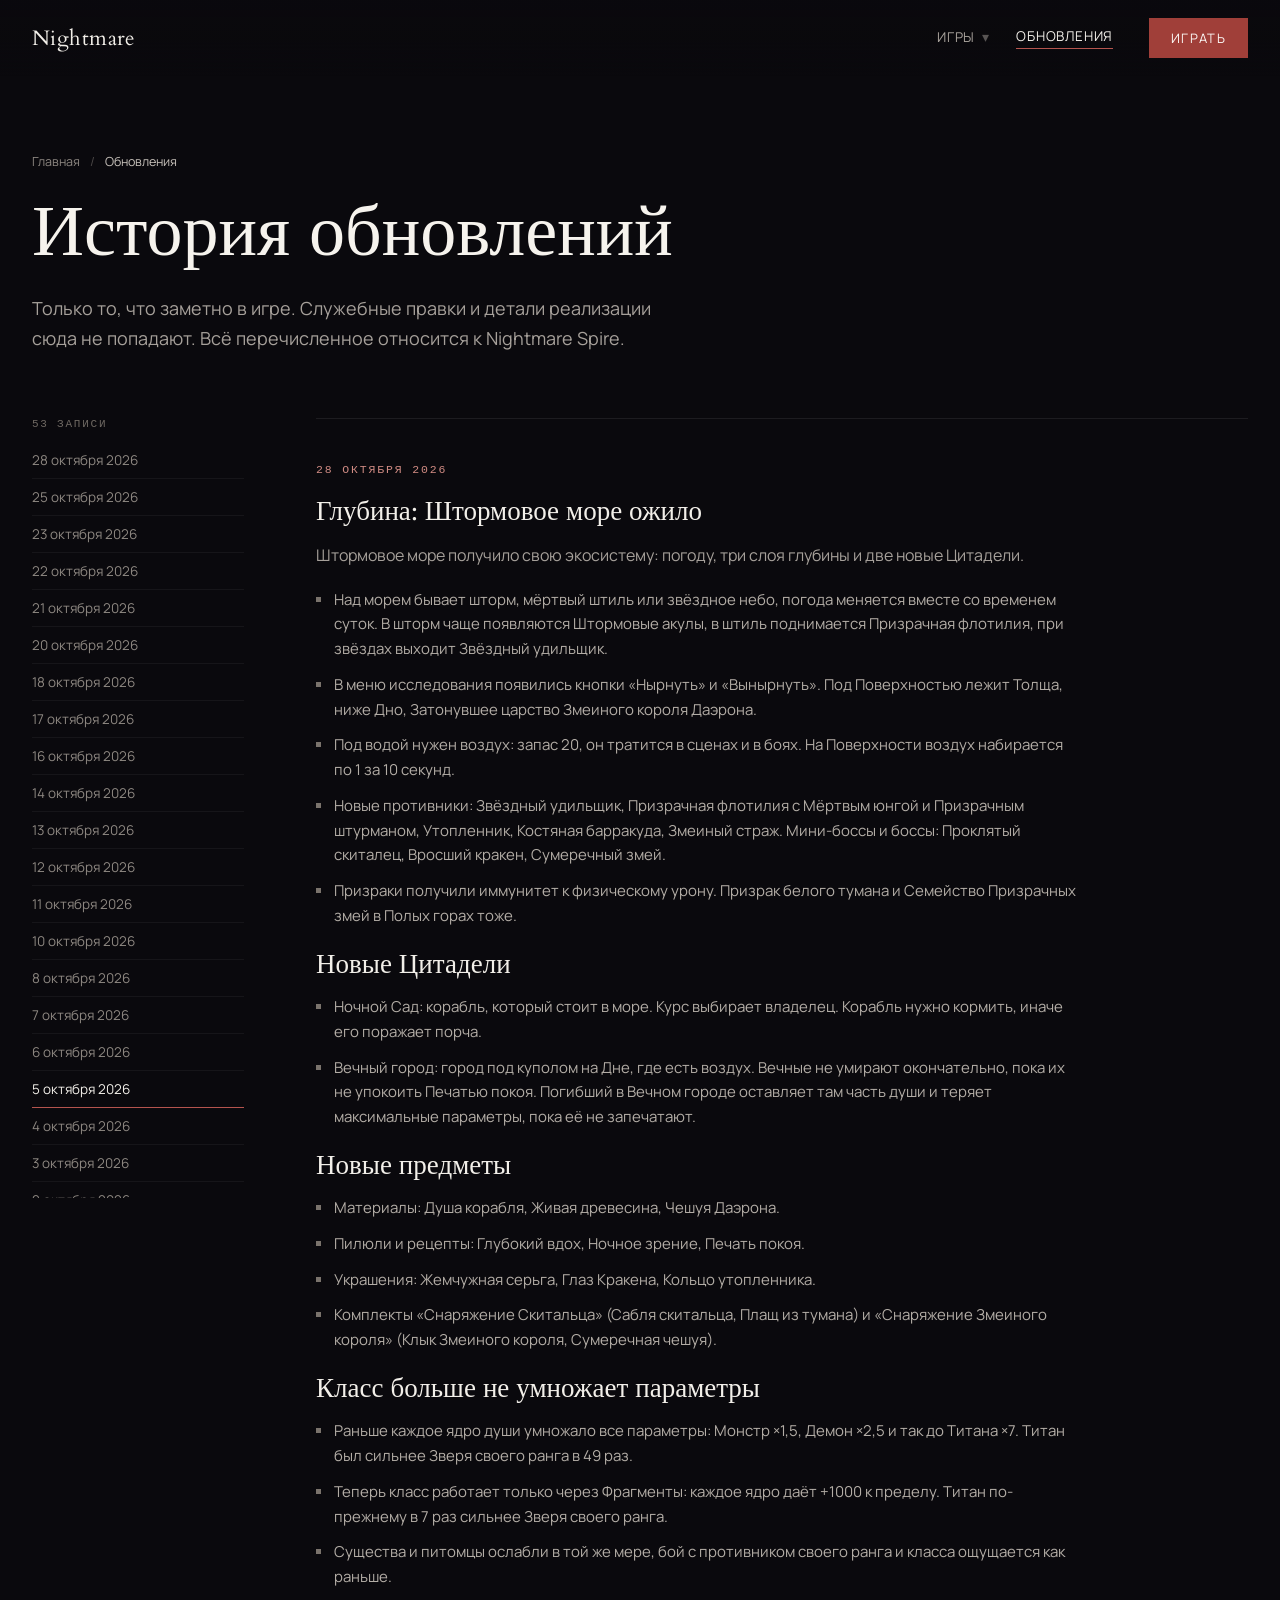
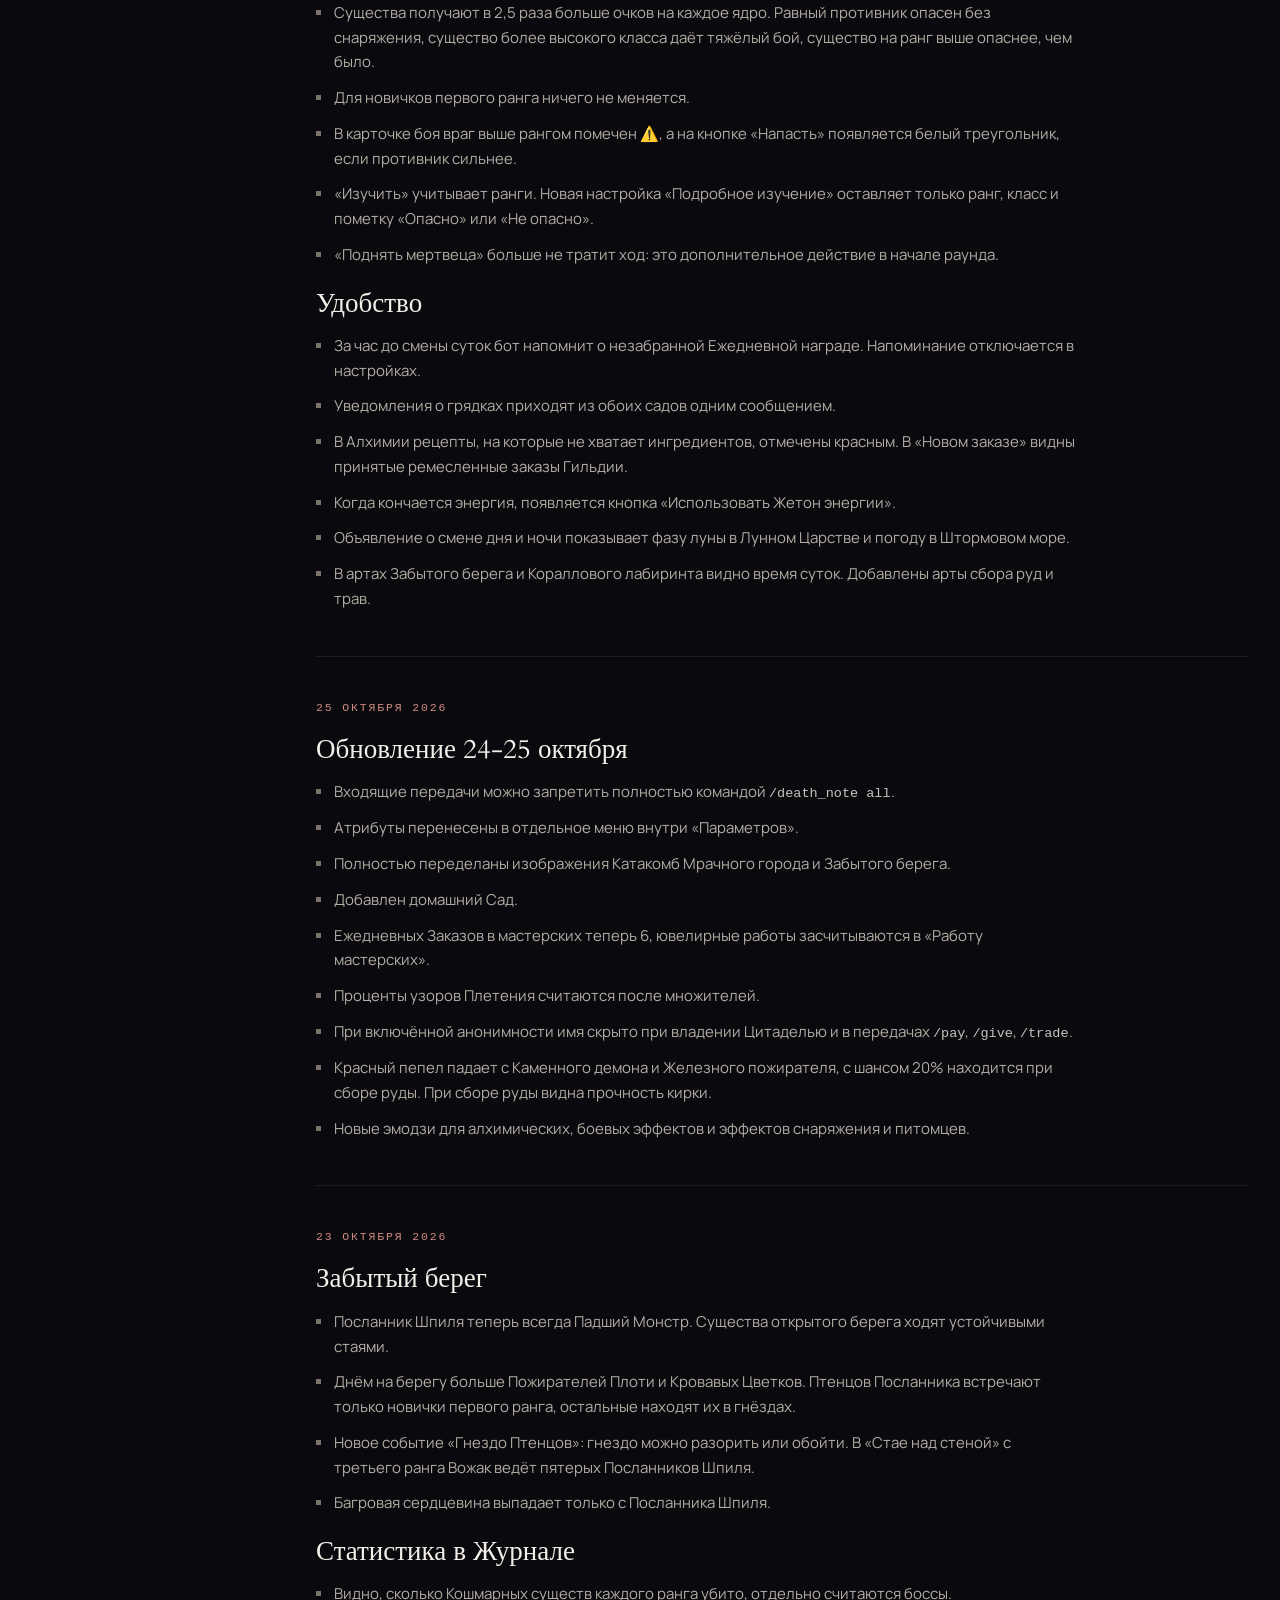
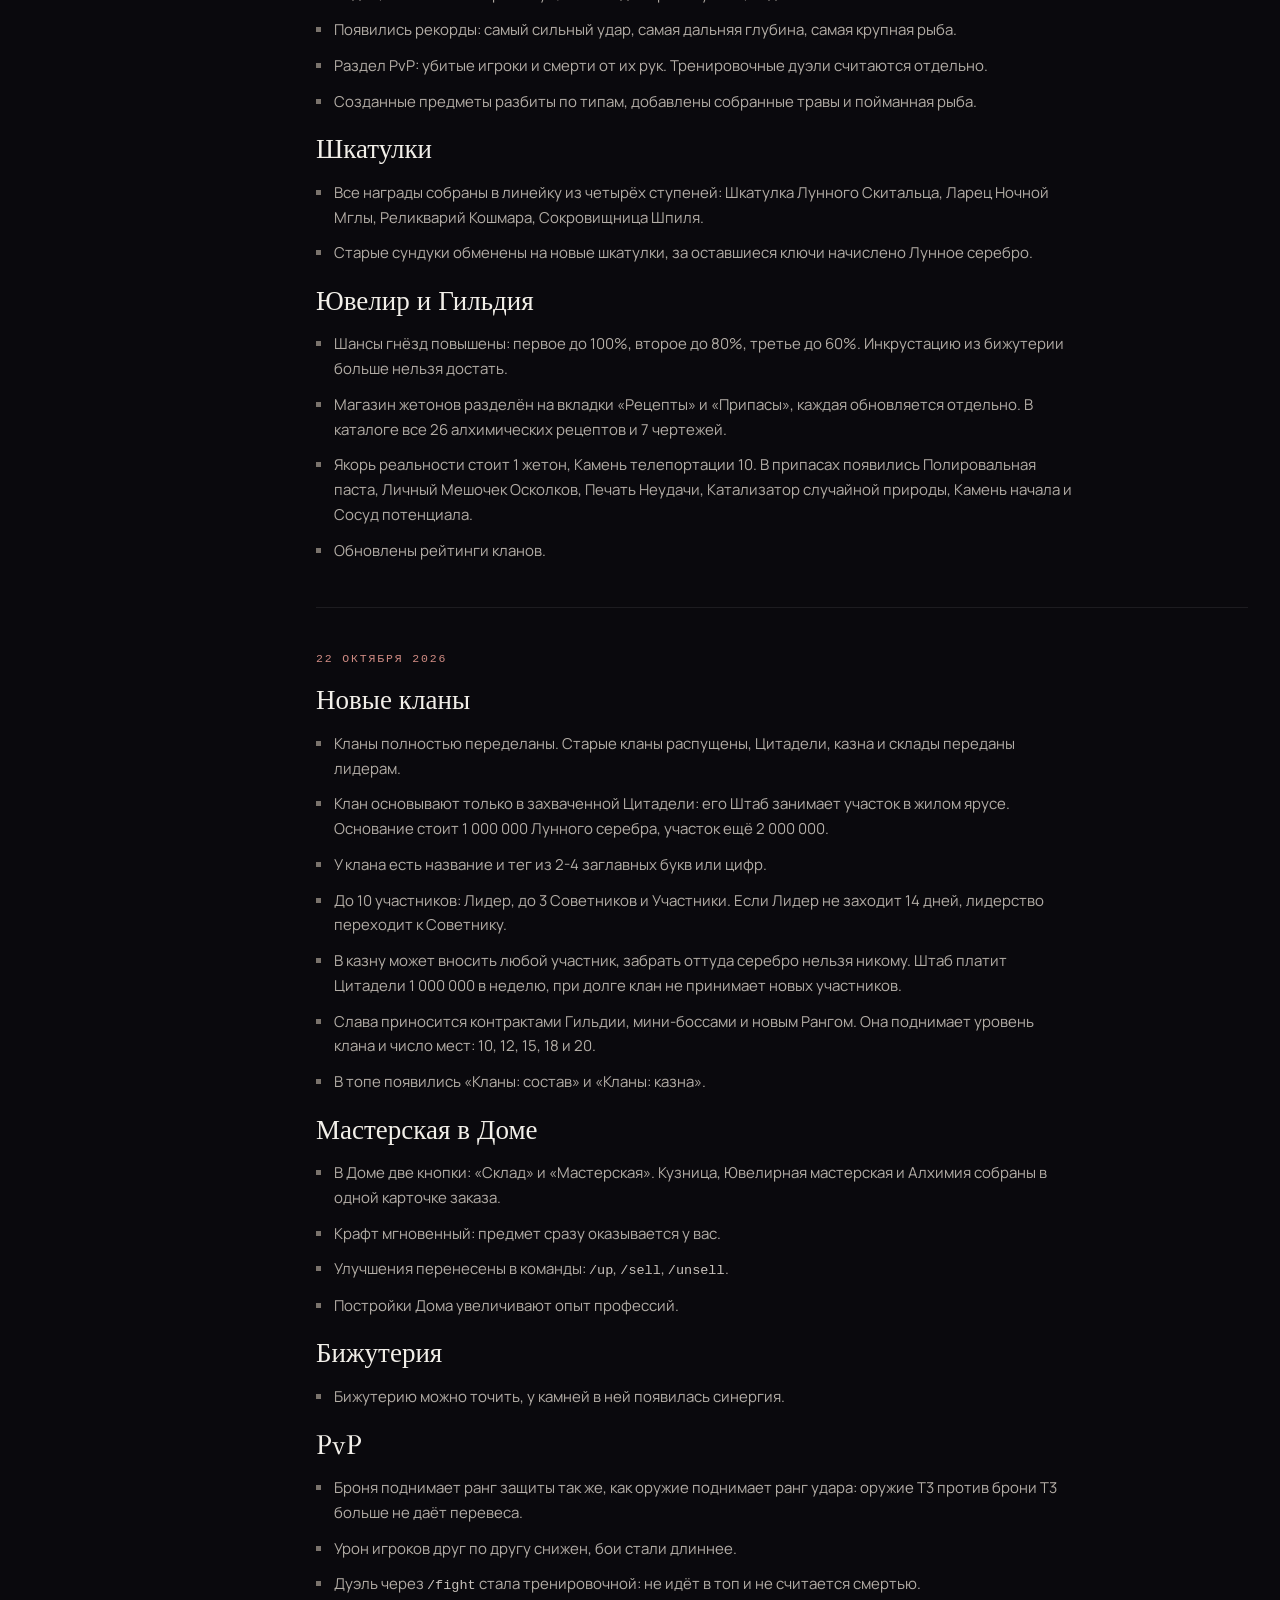
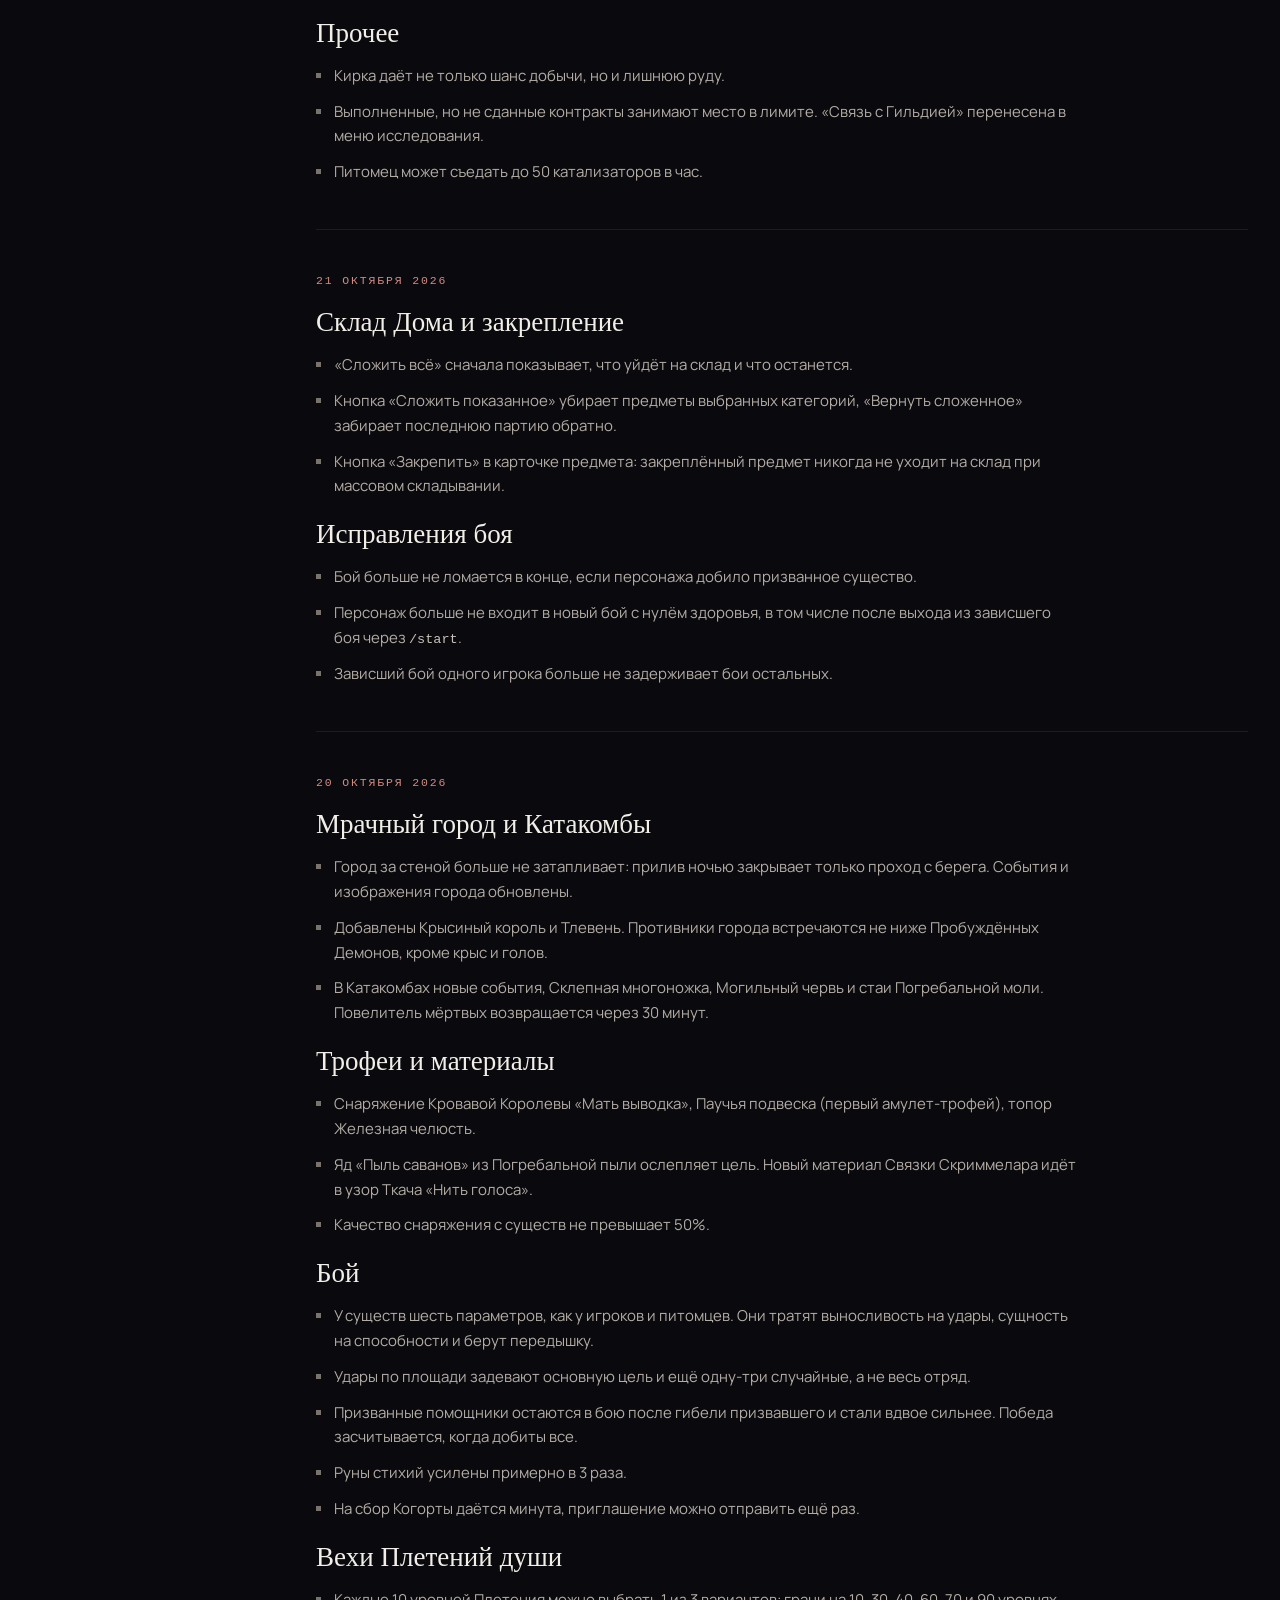
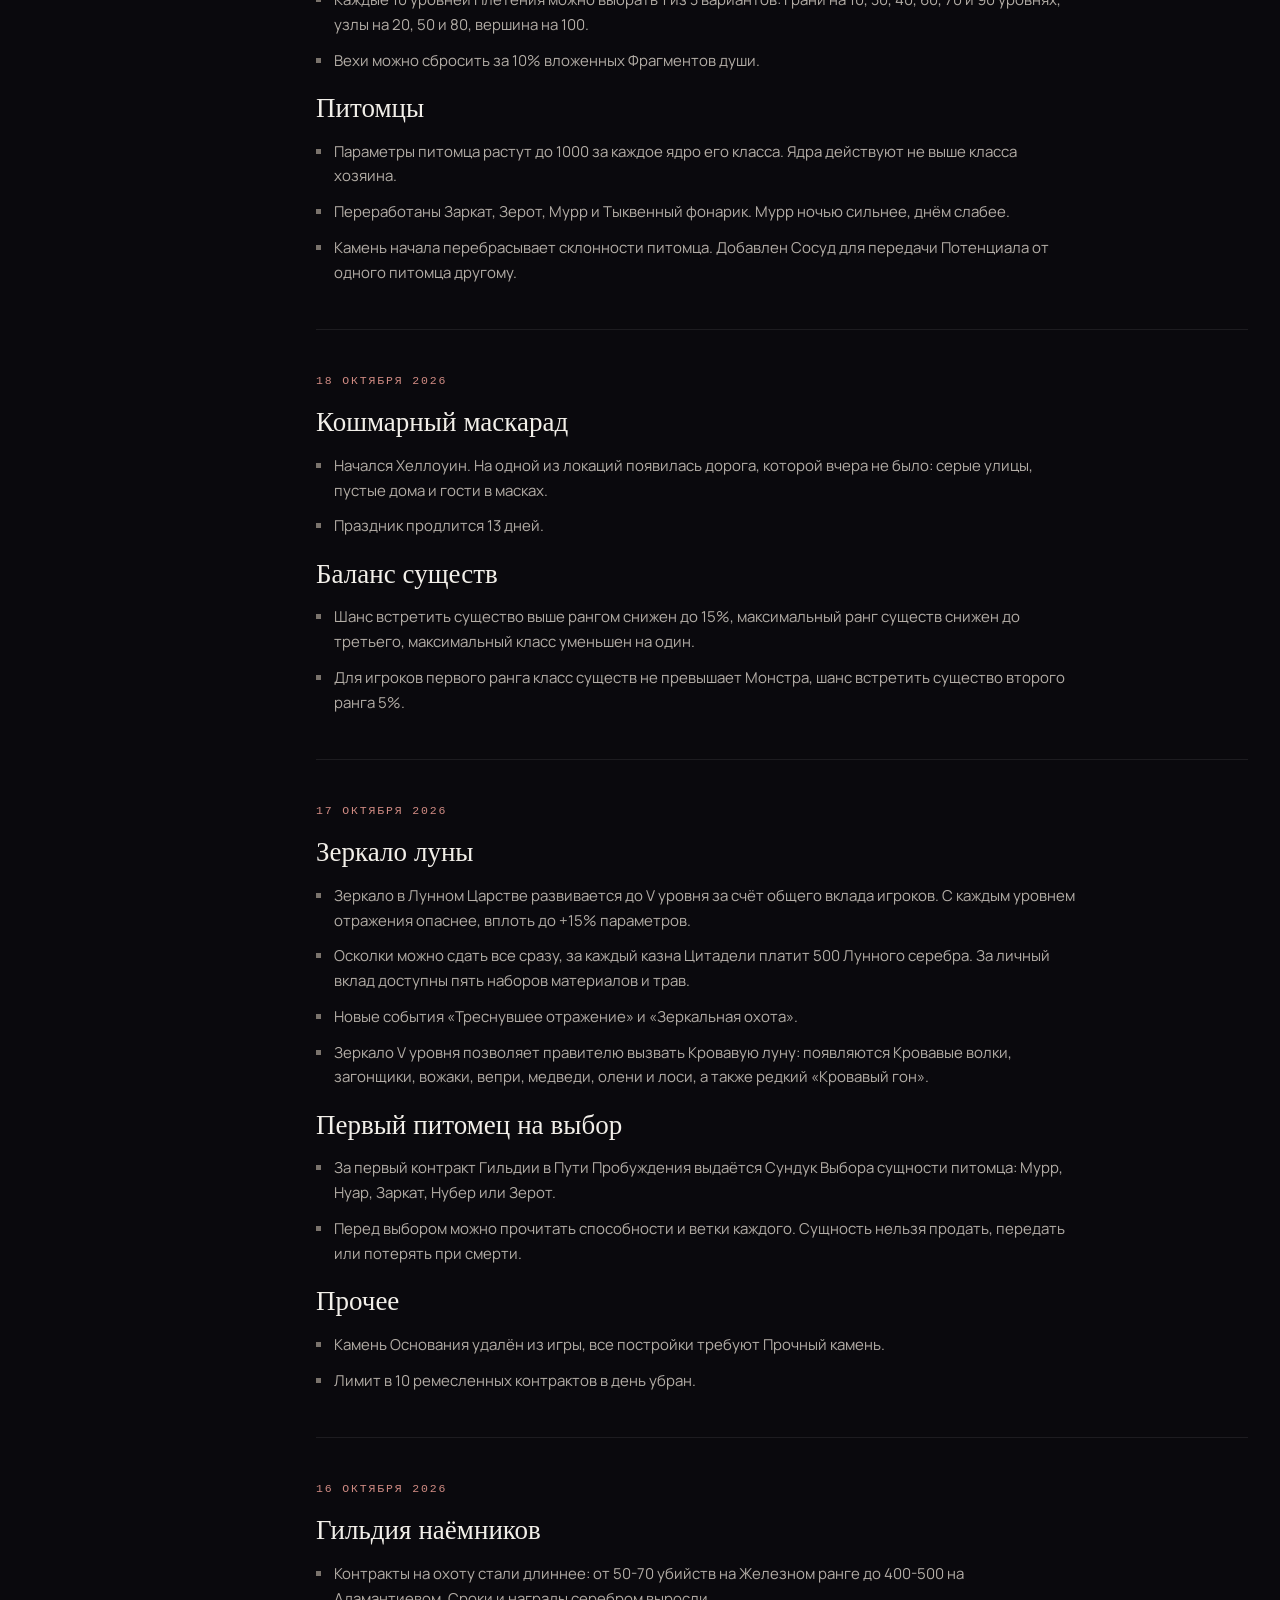
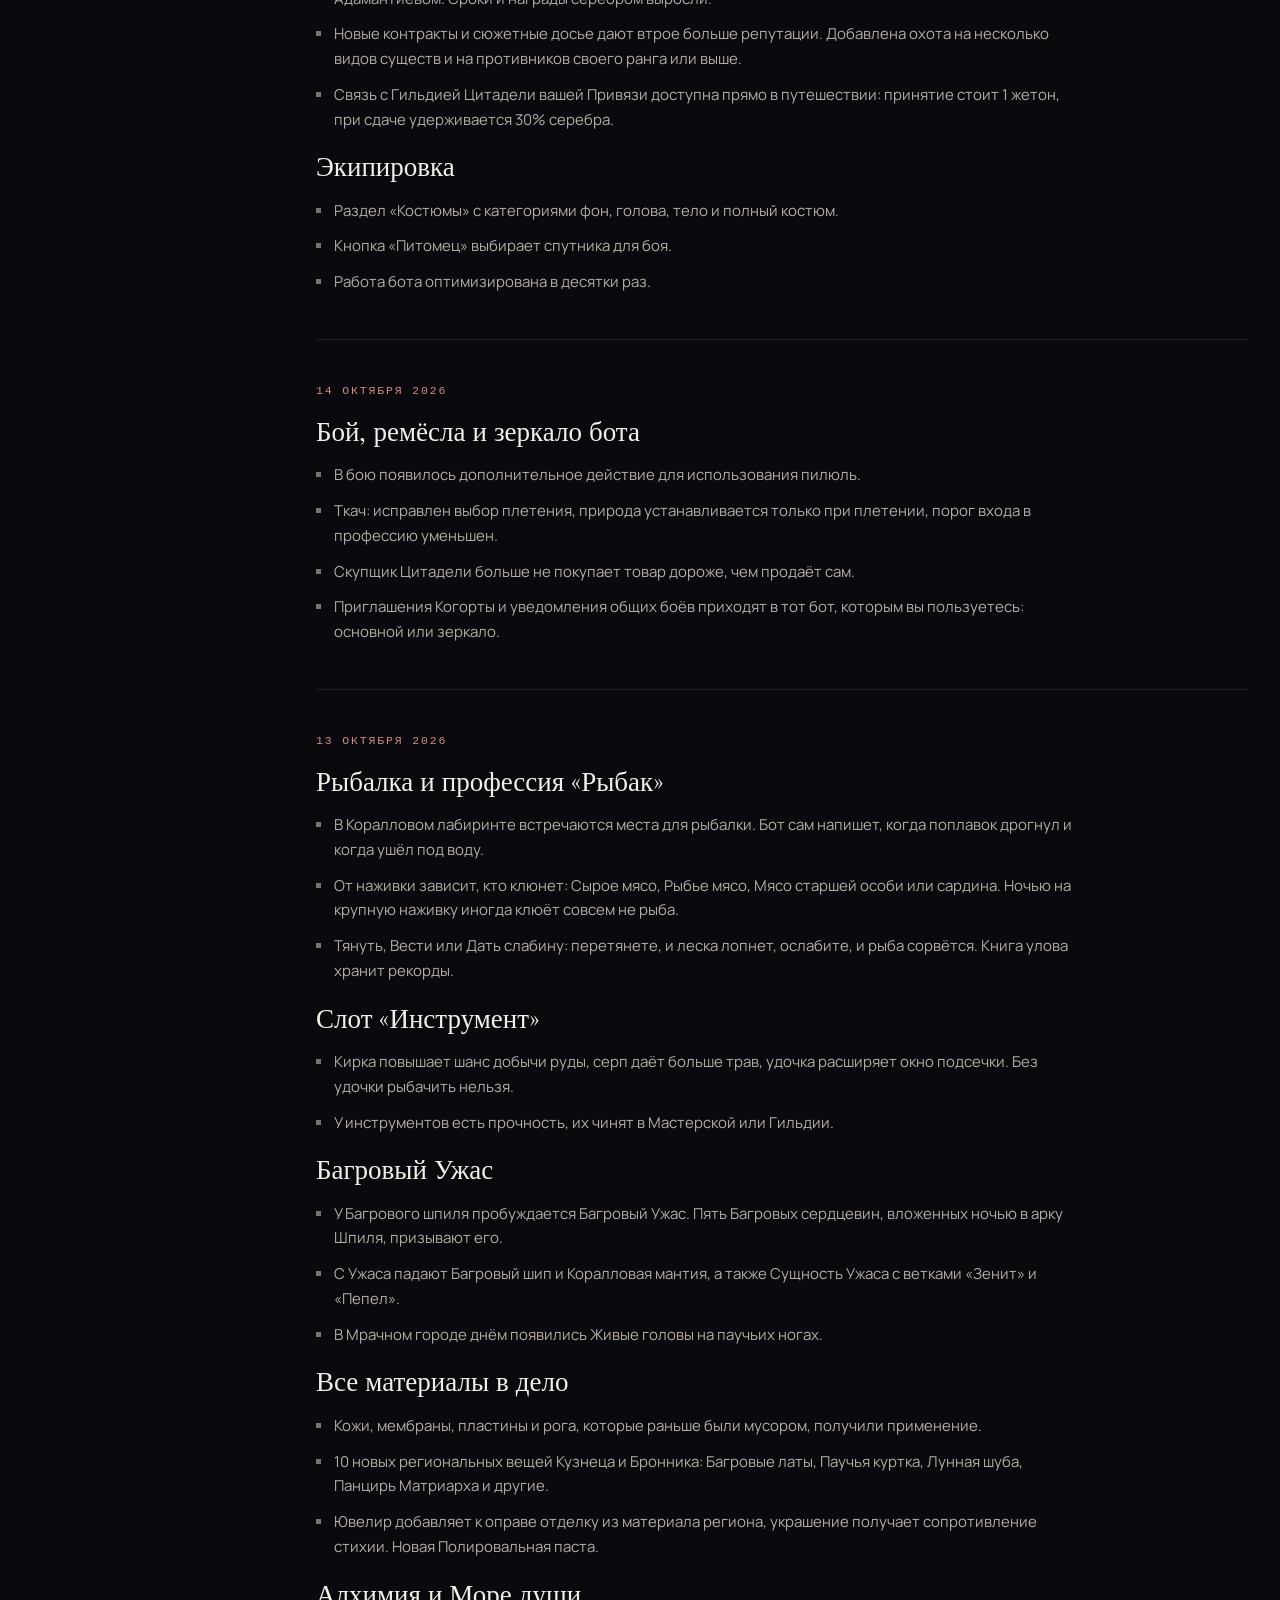
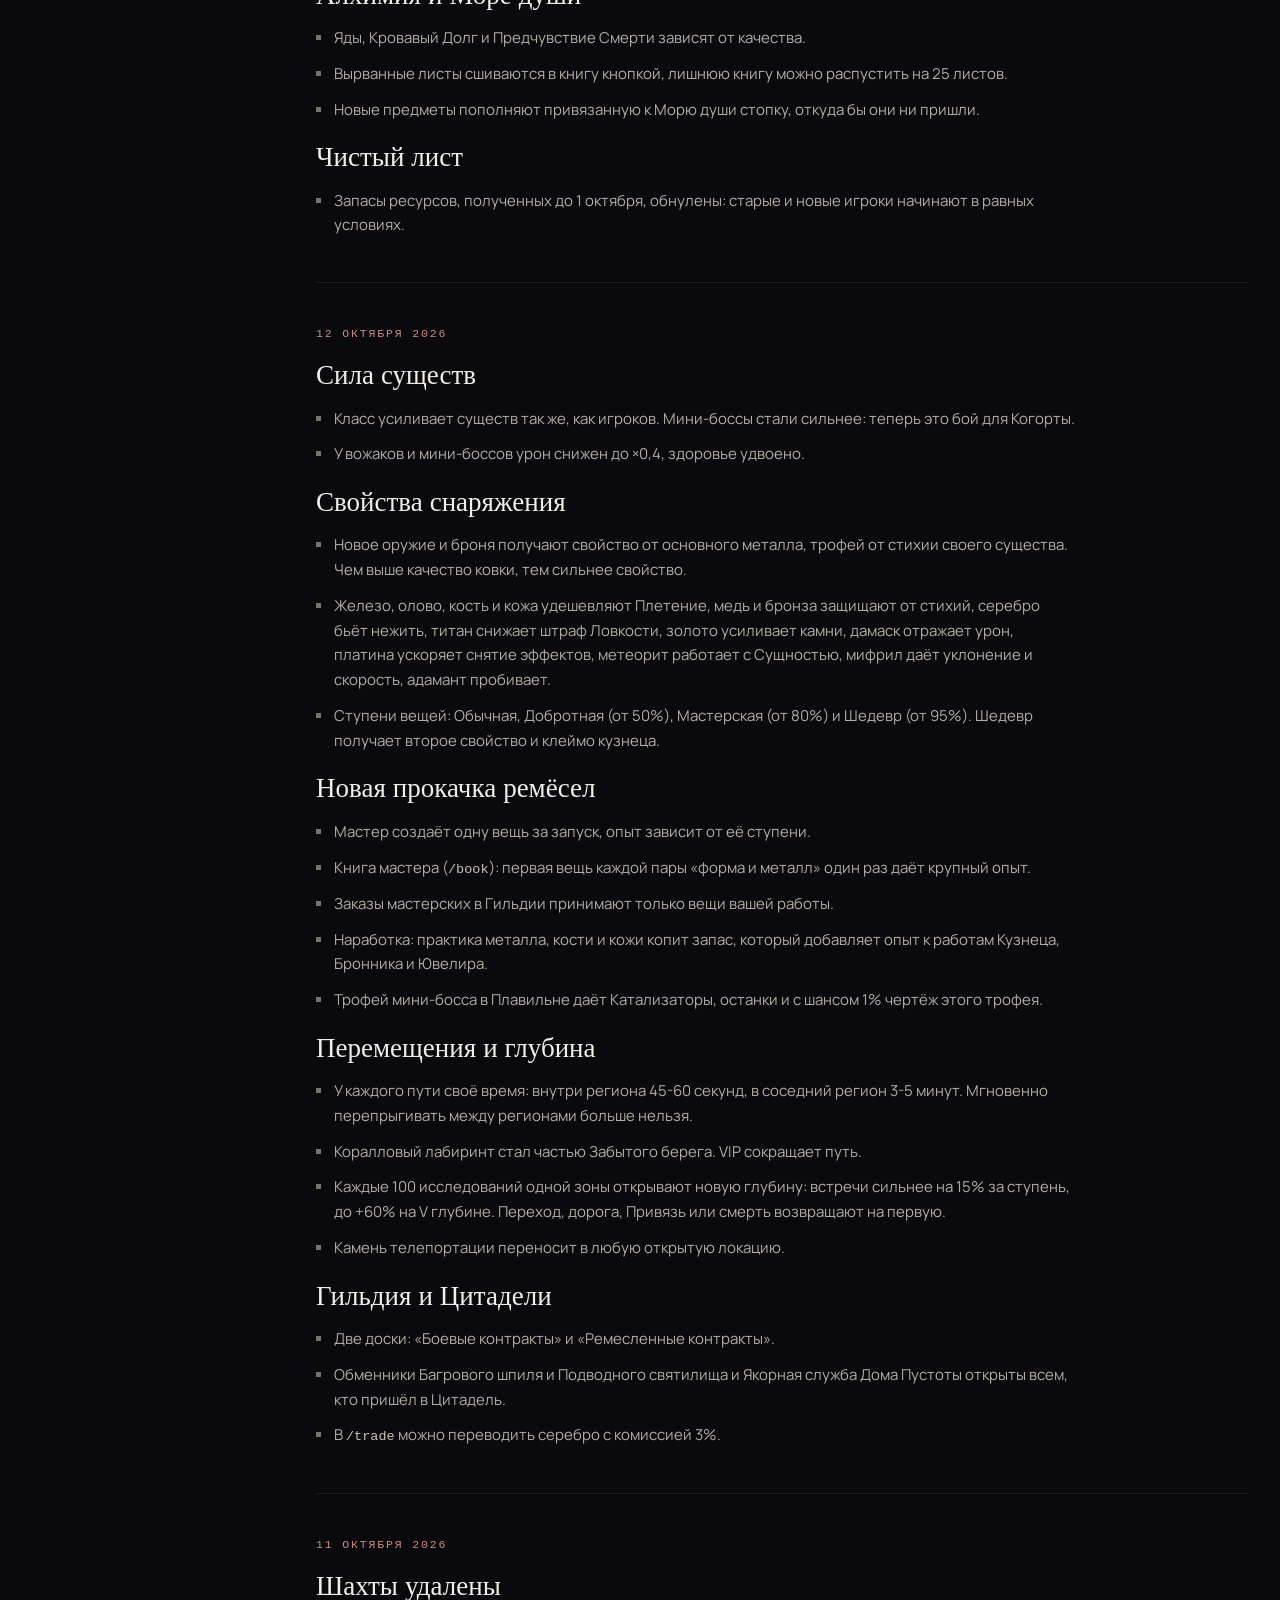
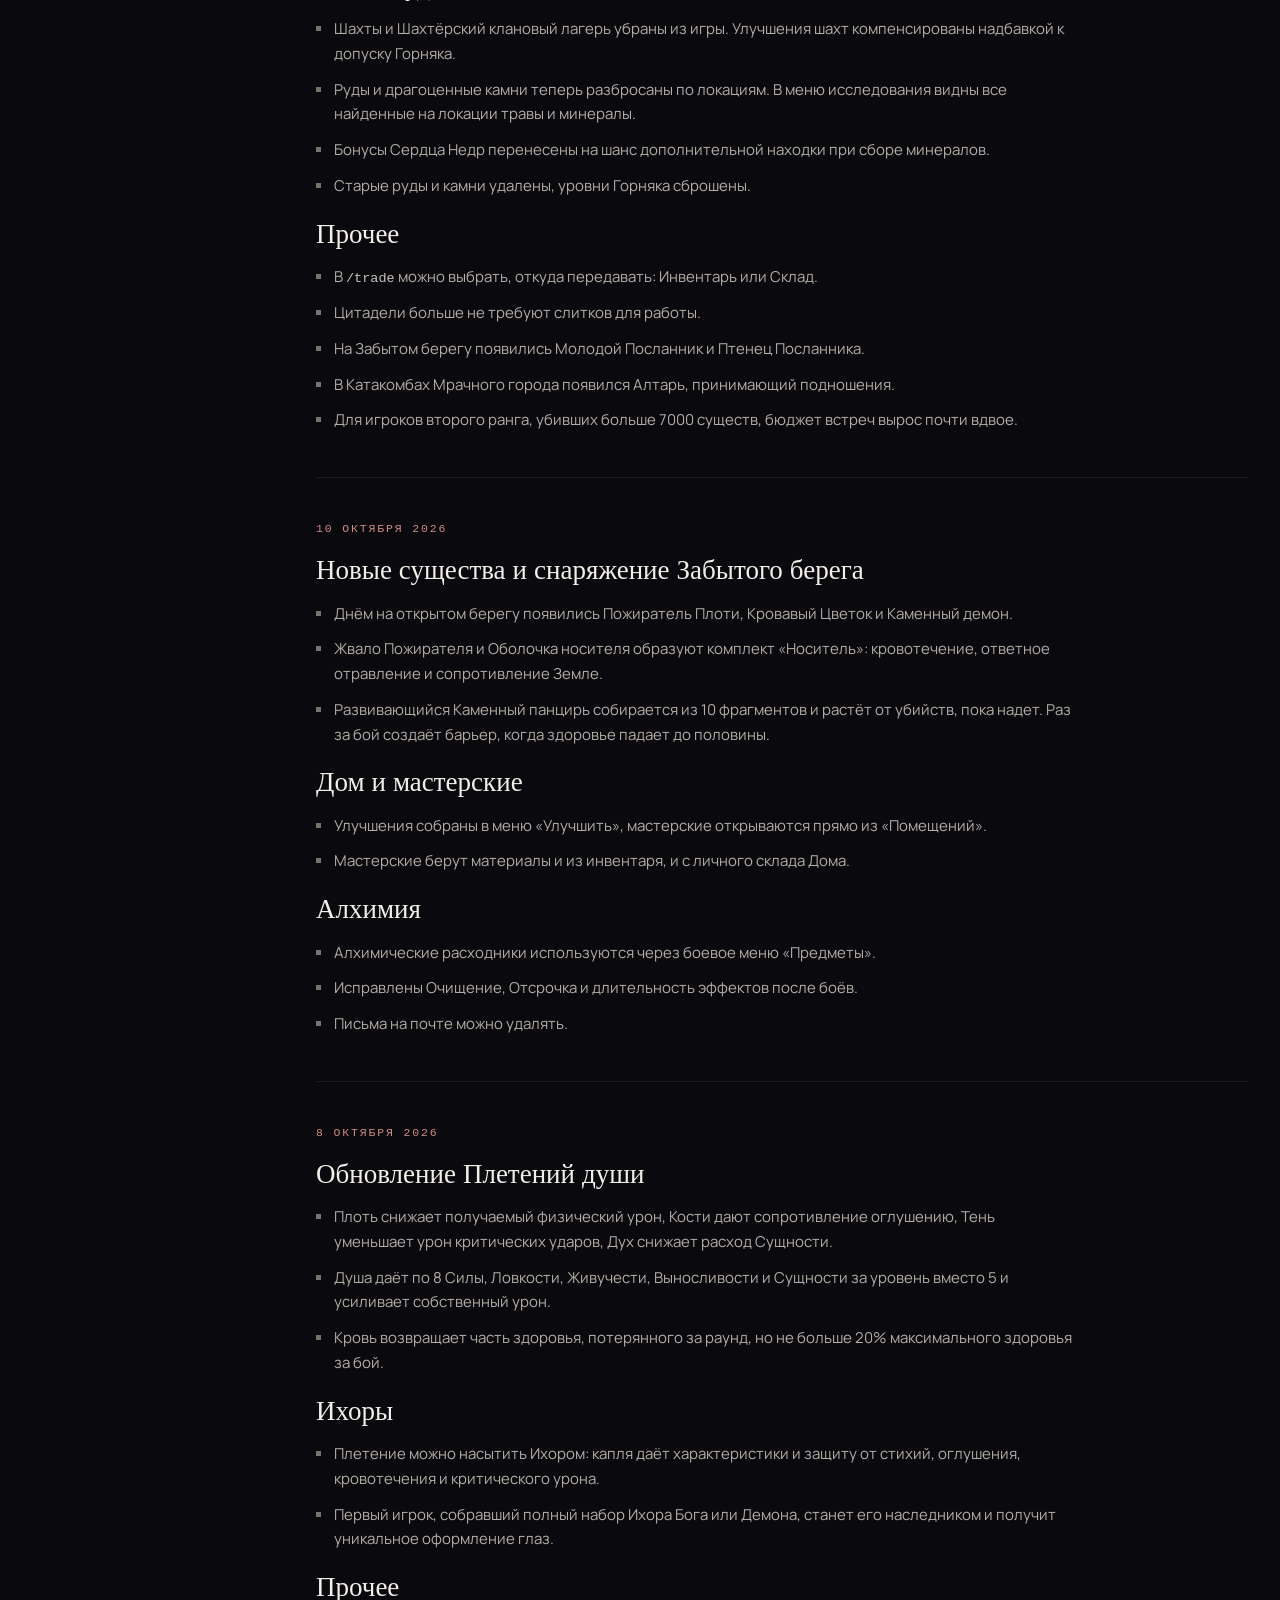
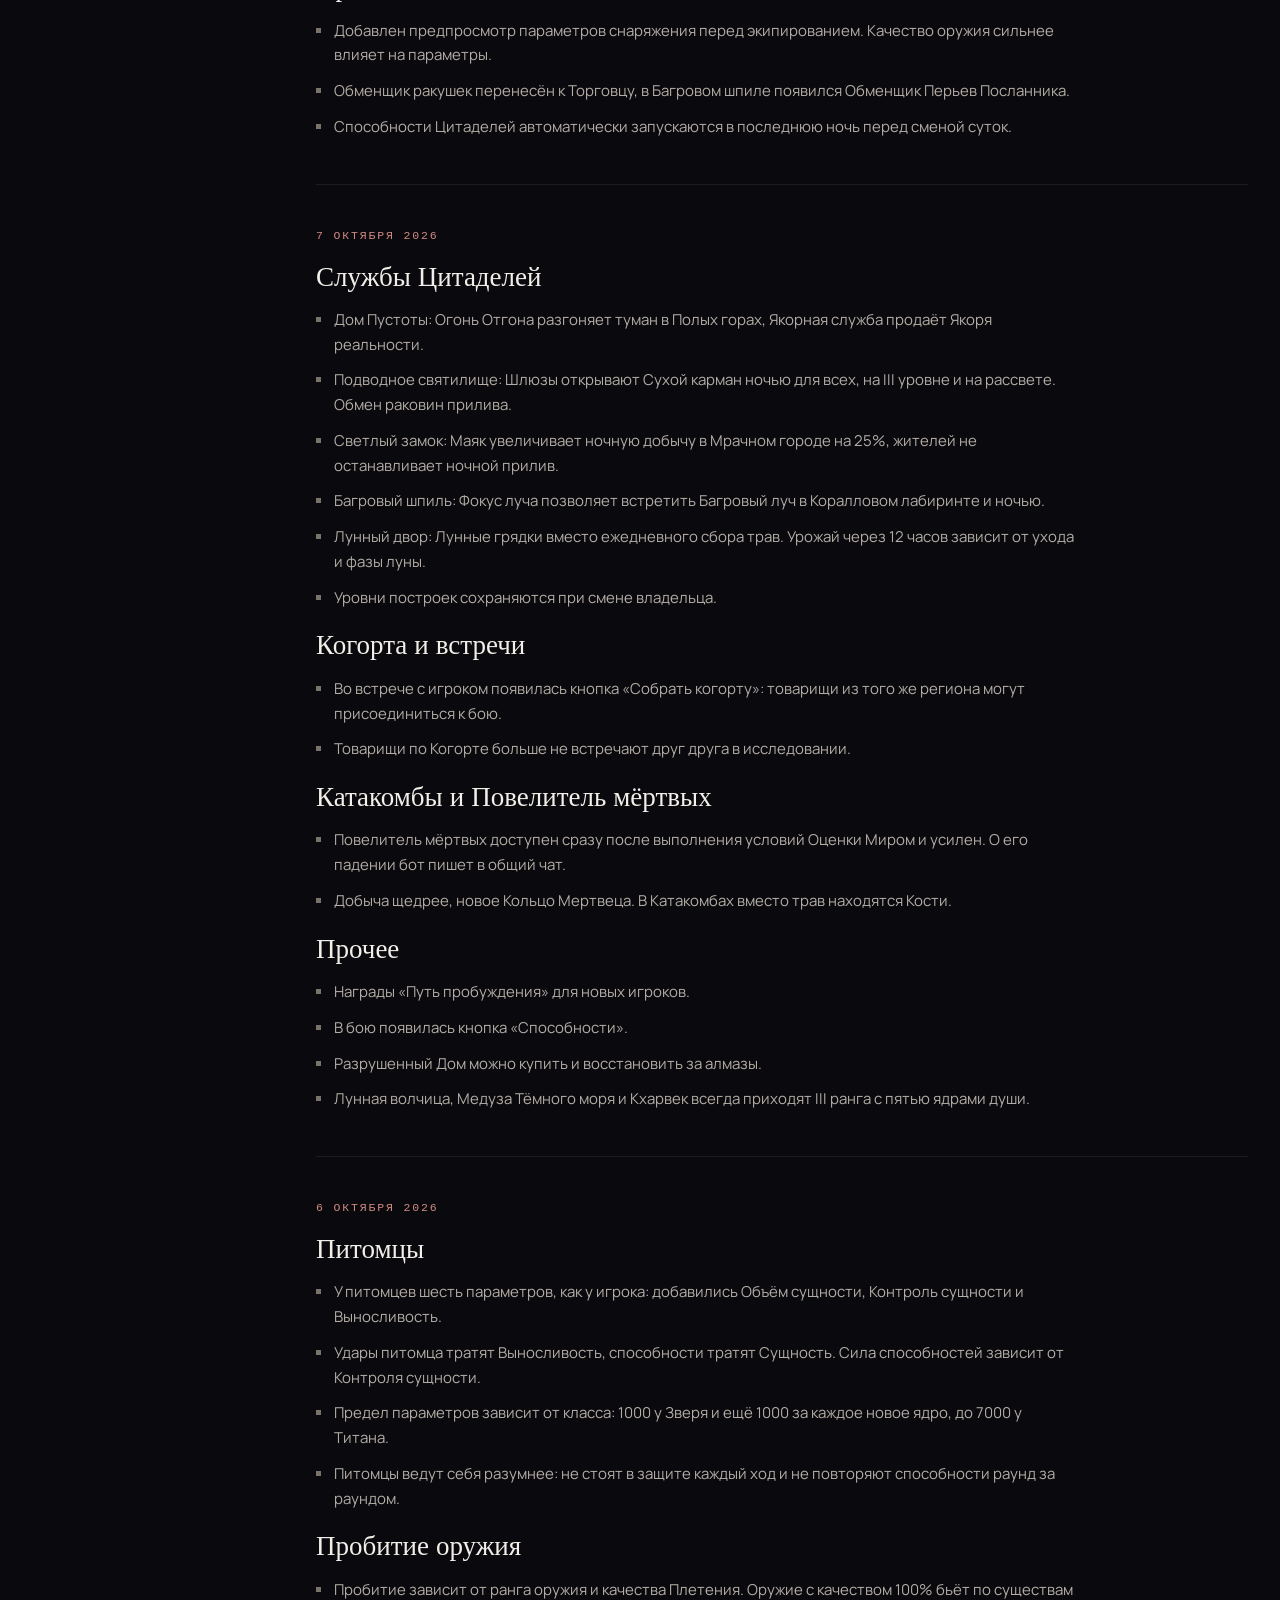
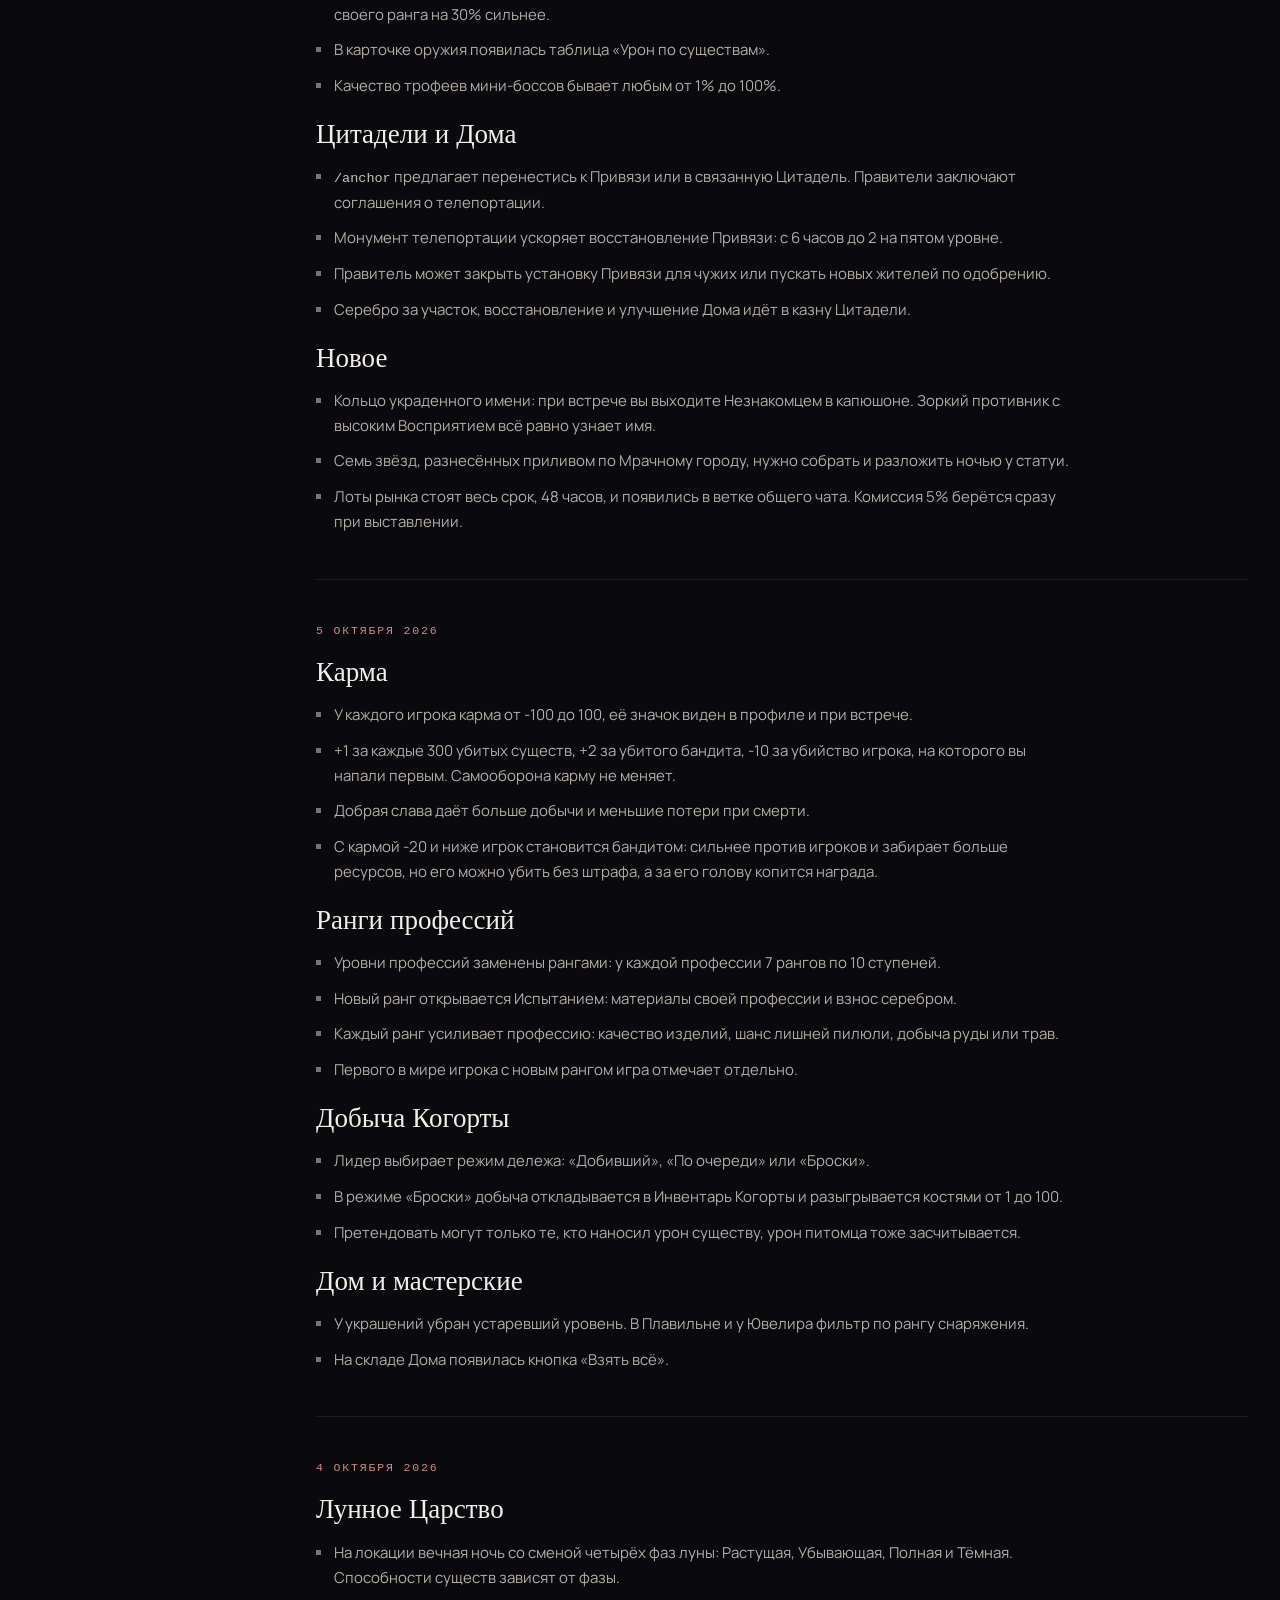
<file: changelog/index.html>
<!doctype html>
<html lang="ru">
<head>
<meta charset="utf-8">
<meta name="viewport" content="width=1280">
<title>История обновлений Nightmare Spire</title>
<meta name="description" content="Полная история обновлений Nightmare Spire: Пробуждение, Штормовое море и его глубины, Цитадели, новые кланы, Карма, Плетения души, питомцы, ранги профессий, рыбалка и Гильдия наёмников.">
<link rel="canonical" href="https://nightmaredream.online/changelog/">
<meta name="theme-color" content="#0a090d">
<meta name="color-scheme" content="dark">
<meta property="og:type" content="article">
<meta property="og:site_name" content="Nightmare">
<meta property="og:locale" content="ru_RU">
<meta property="og:title" content="История обновлений Nightmare Spire">
<meta property="og:description" content="Что менялось в игре: от регионов и боевой системы до профессий, кланов и экономики.">
<meta property="og:url" content="https://nightmaredream.online/changelog/">
<meta property="og:image" content="https://nightmaredream.online/assets/img/hero.png">
<meta name="twitter:card" content="summary_large_image">
<link rel="preconnect" href="https://fonts.googleapis.com">
<link rel="preconnect" href="https://fonts.gstatic.com" crossorigin>
<link href="https://fonts.googleapis.com/css2?family=Cardo:ital,wght@0,400;0,700;1,400&family=Manrope:wght@300;400;500;600&display=swap" rel="stylesheet">
<link rel="stylesheet" href="../assets/css/style.css">
</head>
<body>
<div style="min-height:100vh; background:#0a090d">
<header id="c-header" style="position:sticky; top:0; z-index:40; background:linear-gradient(180deg, rgba(10,9,13,.92) 0%, rgba(10,9,13,.85) 55%, rgba(10,9,13,0) 100%); border-bottom:1px solid transparent; transition:background .35s ease, border-color .35s ease, backdrop-filter .35s ease">
  <div style="max-width:1240px; margin:0 auto; padding:18px 32px; display:flex; align-items:center; gap:36px">
    <a href="../index.html" style="font-family:Cardo, Georgia, serif; font-size:21px; letter-spacing:.02em; color:#f2efe9; white-space:nowrap">Nightmare</a>
    <nav style="display:flex; align-items:center; gap:26px; margin-left:auto; font-size:13.5px; letter-spacing:.06em; text-transform:uppercase; color:#a6a09a">
      <span style="position:relative">
        <button data-act="games" style="display:inline-flex; align-items:center; gap:7px; padding:0 0 3px; background:transparent; border:none; cursor:pointer; font-family:inherit; font-size:13.5px; letter-spacing:.06em; text-transform:uppercase; color:#a6a09a" class="xh1">Игры <span style="opacity:.5">▾</span></button>
        <span id="games-menu" hidden style="position:absolute; top:30px; left:-18px; z-index:60; display:flex; flex-direction:column; min-width:246px; padding:8px 0; background:rgba(13,12,17,.97); border:1px solid rgba(255,255,255,.12); box-shadow:0 18px 40px rgba(0,0,0,.5); animation:cardIn .28s both">
          <a href="../nightmare-spire/index.html" style="display:flex; align-items:center; gap:9px; padding:11px 18px; font-size:14px; letter-spacing:0; text-transform:none; color:#e6e2db" class="xh2"><span style="width:6px; height:6px; border-radius:50%; background:#6fc98a"></span>Nightmare Spire</a>
          <span style="display:grid; grid-template-columns:auto 1fr; gap:9px; align-items:baseline; padding:11px 18px; font-size:14px; letter-spacing:0; text-transform:none; color:#948e88"><span style="width:6px; height:6px; border-radius:50%; background:#7a736c; margin-top:6px"></span><span><span style="display:block; white-space:nowrap">Nightmare Dream</span><span style="display:block; margin-top:3px; font-size:11px; letter-spacing:.12em; text-transform:uppercase; color:#8d8781">в разработке</span></span></span>
        </span>
      </span>
      <a href="../changelog/index.html" style="color:#f2efe9; border-bottom:1px solid #b5544e; padding-bottom:3px" class="xh3">Обновления</a>
    </nav>
    <a href="https://t.me/nightmare_spire_mmorpg_bot" target="_blank" rel="noopener" style="padding:11px 22px; background:#a03f39; color:#fbf7f4; font-size:13px; letter-spacing:.1em; text-transform:uppercase; transition:background .25s ease, transform .25s cubic-bezier(.16,.84,.44,1)" class="xh4">Играть</a>
  </div>
</header>
<main style="max-width:1240px; margin:0 auto; padding:76px 32px 100px">
  <div style="display:flex; gap:10px; align-items:center; font-size:12.5px; color:#8d8781; margin-bottom:26px">
    <a href="../index.html" style="color:#8d8781" class="x903">Главная</a><span style="opacity:.5">/</span><span style="color:#c8c2bb">Обновления</span>
  </div>
  <h1 style="margin:0; font-family:Cardo, Georgia, serif; font-weight:400; font-size:clamp(38px,6vw,72px); line-height:1.04; color:#f6f3ed">История обновлений</h1>
  <p style="margin:22px 0 0; max-width:660px; font-size:18px; line-height:1.7; color:#a6a09a; text-wrap:pretty">Только то, что заметно в игре. Служебные правки и детали реализации сюда не попадают. Всё перечисленное относится к Nightmare Spire.</p>
  <div style="display:grid; grid-template-columns:220px 1fr; gap:64px; margin-top:64px; align-items:start" class="two-col">
    <nav class="cl-nav" style="position:sticky; top:96px; max-height:calc(100vh - 120px); overflow-y:auto; padding-right:8px">
      <div style="font-family:ui-monospace,'Courier New',monospace; font-size:11px; letter-spacing:.16em; text-transform:uppercase; color:#6f6963; margin-bottom:12px">53 записи</div>
        <a href="#2026-10-28" style="display:block; padding:9px 0; font-size:13.5px; color:#8d8781; border-bottom:1px solid rgba(255,255,255,.05)" class="x900">28 октября 2026</a>
        <a href="#2026-10-25" style="display:block; padding:9px 0; font-size:13.5px; color:#8d8781; border-bottom:1px solid rgba(255,255,255,.05)" class="x900">25 октября 2026</a>
        <a href="#2026-10-23" style="display:block; padding:9px 0; font-size:13.5px; color:#8d8781; border-bottom:1px solid rgba(255,255,255,.05)" class="x900">23 октября 2026</a>
        <a href="#2026-10-22" style="display:block; padding:9px 0; font-size:13.5px; color:#8d8781; border-bottom:1px solid rgba(255,255,255,.05)" class="x900">22 октября 2026</a>
        <a href="#2026-10-21" style="display:block; padding:9px 0; font-size:13.5px; color:#8d8781; border-bottom:1px solid rgba(255,255,255,.05)" class="x900">21 октября 2026</a>
        <a href="#2026-10-20" style="display:block; padding:9px 0; font-size:13.5px; color:#8d8781; border-bottom:1px solid rgba(255,255,255,.05)" class="x900">20 октября 2026</a>
        <a href="#2026-10-18" style="display:block; padding:9px 0; font-size:13.5px; color:#8d8781; border-bottom:1px solid rgba(255,255,255,.05)" class="x900">18 октября 2026</a>
        <a href="#2026-10-17" style="display:block; padding:9px 0; font-size:13.5px; color:#8d8781; border-bottom:1px solid rgba(255,255,255,.05)" class="x900">17 октября 2026</a>
        <a href="#2026-10-16" style="display:block; padding:9px 0; font-size:13.5px; color:#8d8781; border-bottom:1px solid rgba(255,255,255,.05)" class="x900">16 октября 2026</a>
        <a href="#2026-10-14" style="display:block; padding:9px 0; font-size:13.5px; color:#8d8781; border-bottom:1px solid rgba(255,255,255,.05)" class="x900">14 октября 2026</a>
        <a href="#2026-10-13" style="display:block; padding:9px 0; font-size:13.5px; color:#8d8781; border-bottom:1px solid rgba(255,255,255,.05)" class="x900">13 октября 2026</a>
        <a href="#2026-10-12" style="display:block; padding:9px 0; font-size:13.5px; color:#8d8781; border-bottom:1px solid rgba(255,255,255,.05)" class="x900">12 октября 2026</a>
        <a href="#2026-10-11" style="display:block; padding:9px 0; font-size:13.5px; color:#8d8781; border-bottom:1px solid rgba(255,255,255,.05)" class="x900">11 октября 2026</a>
        <a href="#2026-10-10" style="display:block; padding:9px 0; font-size:13.5px; color:#8d8781; border-bottom:1px solid rgba(255,255,255,.05)" class="x900">10 октября 2026</a>
        <a href="#2026-10-08" style="display:block; padding:9px 0; font-size:13.5px; color:#8d8781; border-bottom:1px solid rgba(255,255,255,.05)" class="x900">8 октября 2026</a>
        <a href="#2026-10-07" style="display:block; padding:9px 0; font-size:13.5px; color:#8d8781; border-bottom:1px solid rgba(255,255,255,.05)" class="x900">7 октября 2026</a>
        <a href="#2026-10-06" style="display:block; padding:9px 0; font-size:13.5px; color:#8d8781; border-bottom:1px solid rgba(255,255,255,.05)" class="x900">6 октября 2026</a>
        <a href="#2026-10-05" style="display:block; padding:9px 0; font-size:13.5px; color:#8d8781; border-bottom:1px solid rgba(255,255,255,.05)" class="x900">5 октября 2026</a>
        <a href="#2026-10-04" style="display:block; padding:9px 0; font-size:13.5px; color:#8d8781; border-bottom:1px solid rgba(255,255,255,.05)" class="x900">4 октября 2026</a>
        <a href="#2026-10-03" style="display:block; padding:9px 0; font-size:13.5px; color:#8d8781; border-bottom:1px solid rgba(255,255,255,.05)" class="x900">3 октября 2026</a>
        <a href="#2026-10-02" style="display:block; padding:9px 0; font-size:13.5px; color:#8d8781; border-bottom:1px solid rgba(255,255,255,.05)" class="x900">2 октября 2026</a>
        <a href="#2026-10-01" style="display:block; padding:9px 0; font-size:13.5px; color:#8d8781; border-bottom:1px solid rgba(255,255,255,.05)" class="x900">1 октября 2026</a>
        <a href="#2026-09-30" style="display:block; padding:9px 0; font-size:13.5px; color:#8d8781; border-bottom:1px solid rgba(255,255,255,.05)" class="x900">30 сентября 2026</a>
        <a href="#2026-08-30" style="display:block; padding:9px 0; font-size:13.5px; color:#8d8781; border-bottom:1px solid rgba(255,255,255,.05)" class="x900">30 августа 2026</a>
        <a href="#2026-08-24" style="display:block; padding:9px 0; font-size:13.5px; color:#8d8781; border-bottom:1px solid rgba(255,255,255,.05)" class="x900">24 августа 2026</a>
        <a href="#2026-08-20" style="display:block; padding:9px 0; font-size:13.5px; color:#8d8781; border-bottom:1px solid rgba(255,255,255,.05)" class="x900">20 августа 2026</a>
        <a href="#2026-08-07" style="display:block; padding:9px 0; font-size:13.5px; color:#8d8781; border-bottom:1px solid rgba(255,255,255,.05)" class="x900">7 августа 2026</a>
        <a href="#2026-07-26" style="display:block; padding:9px 0; font-size:13.5px; color:#8d8781; border-bottom:1px solid rgba(255,255,255,.05)" class="x900">26 июля 2026</a>
        <a href="#2026-07-19" style="display:block; padding:9px 0; font-size:13.5px; color:#8d8781; border-bottom:1px solid rgba(255,255,255,.05)" class="x900">19 июля 2026</a>
        <a href="#2026-07-17" style="display:block; padding:9px 0; font-size:13.5px; color:#8d8781; border-bottom:1px solid rgba(255,255,255,.05)" class="x900">17 июля 2026</a>
        <a href="#2026-07-14" style="display:block; padding:9px 0; font-size:13.5px; color:#8d8781; border-bottom:1px solid rgba(255,255,255,.05)" class="x900">14 июля 2026</a>
        <a href="#2026-07-11" style="display:block; padding:9px 0; font-size:13.5px; color:#8d8781; border-bottom:1px solid rgba(255,255,255,.05)" class="x900">11 июля 2026</a>
        <a href="#2026-07-10" style="display:block; padding:9px 0; font-size:13.5px; color:#8d8781; border-bottom:1px solid rgba(255,255,255,.05)" class="x900">10 июля 2026</a>
        <a href="#2026-06-24" style="display:block; padding:9px 0; font-size:13.5px; color:#8d8781; border-bottom:1px solid rgba(255,255,255,.05)" class="x900">24 июня 2026</a>
        <a href="#2026-06-12" style="display:block; padding:9px 0; font-size:13.5px; color:#8d8781; border-bottom:1px solid rgba(255,255,255,.05)" class="x900">12 июня 2026</a>
        <a href="#2026-06-08" style="display:block; padding:9px 0; font-size:13.5px; color:#8d8781; border-bottom:1px solid rgba(255,255,255,.05)" class="x900">8 июня 2026</a>
        <a href="#2026-06-06" style="display:block; padding:9px 0; font-size:13.5px; color:#8d8781; border-bottom:1px solid rgba(255,255,255,.05)" class="x900">6 июня 2026</a>
        <a href="#2026-05-30" style="display:block; padding:9px 0; font-size:13.5px; color:#8d8781; border-bottom:1px solid rgba(255,255,255,.05)" class="x900">30 мая 2026</a>
        <a href="#2026-05-25" style="display:block; padding:9px 0; font-size:13.5px; color:#8d8781; border-bottom:1px solid rgba(255,255,255,.05)" class="x900">25 мая 2026</a>
        <a href="#2026-05-23" style="display:block; padding:9px 0; font-size:13.5px; color:#8d8781; border-bottom:1px solid rgba(255,255,255,.05)" class="x900">23 мая 2026</a>
        <a href="#2026-05-22" style="display:block; padding:9px 0; font-size:13.5px; color:#8d8781; border-bottom:1px solid rgba(255,255,255,.05)" class="x900">22 мая 2026</a>
        <a href="#2026-05-15" style="display:block; padding:9px 0; font-size:13.5px; color:#8d8781; border-bottom:1px solid rgba(255,255,255,.05)" class="x900">15 мая 2026</a>
        <a href="#2026-05-14" style="display:block; padding:9px 0; font-size:13.5px; color:#8d8781; border-bottom:1px solid rgba(255,255,255,.05)" class="x900">14 мая 2026</a>
        <a href="#2026-05-13" style="display:block; padding:9px 0; font-size:13.5px; color:#8d8781; border-bottom:1px solid rgba(255,255,255,.05)" class="x900">13 мая 2026</a>
        <a href="#2026-05-12" style="display:block; padding:9px 0; font-size:13.5px; color:#8d8781; border-bottom:1px solid rgba(255,255,255,.05)" class="x900">12 мая 2026</a>
        <a href="#2026-05-11" style="display:block; padding:9px 0; font-size:13.5px; color:#8d8781; border-bottom:1px solid rgba(255,255,255,.05)" class="x900">11 мая 2026</a>
        <a href="#2026-05-09" style="display:block; padding:9px 0; font-size:13.5px; color:#8d8781; border-bottom:1px solid rgba(255,255,255,.05)" class="x900">9 мая 2026</a>
        <a href="#2026-05-08" style="display:block; padding:9px 0; font-size:13.5px; color:#8d8781; border-bottom:1px solid rgba(255,255,255,.05)" class="x900">8 мая 2026</a>
        <a href="#2026-05-07" style="display:block; padding:9px 0; font-size:13.5px; color:#8d8781; border-bottom:1px solid rgba(255,255,255,.05)" class="x900">7 мая 2026</a>
        <a href="#2026-05-06" style="display:block; padding:9px 0; font-size:13.5px; color:#8d8781; border-bottom:1px solid rgba(255,255,255,.05)" class="x900">6 мая 2026</a>
        <a href="#2026-05-05" style="display:block; padding:9px 0; font-size:13.5px; color:#8d8781; border-bottom:1px solid rgba(255,255,255,.05)" class="x900">5 мая 2026</a>
        <a href="#2026-05-04" style="display:block; padding:9px 0; font-size:13.5px; color:#8d8781; border-bottom:1px solid rgba(255,255,255,.05)" class="x900">4 мая 2026</a>
        <a href="#2026-05-03" style="display:block; padding:9px 0; font-size:13.5px; color:#8d8781; border-bottom:1px solid rgba(255,255,255,.05)" class="x900">3 мая 2026</a>
    </nav>
    <div>
      <article id="2026-10-28" style="padding:44px 0; border-top:1px solid rgba(255,255,255,.08); scroll-margin-top:96px">
        <div style="font-family:ui-monospace,'Courier New',monospace; font-size:11.5px; letter-spacing:.16em; text-transform:uppercase; color:#d08b83">28 октября 2026</div>
        <h2 style="margin:20px 0 14px; font-family:Cardo, Georgia, serif; font-weight:400; font-size:27px; line-height:1.2; color:#f2efe9">Глубина: Штормовое море ожило</h2>
        <p style="margin:0 0 18px; max-width:760px; font-size:16px; line-height:1.7; color:#a6a09a; text-wrap:pretty">Штормовое море получило свою экосистему: погоду, три слоя глубины и две новые Цитадели.</p>
        <ul style="margin:0; padding:0; list-style:none; display:grid; gap:11px; max-width:760px">
          <li style="display:grid; grid-template-columns:auto 1fr; gap:13px; font-size:15px; line-height:1.65; color:#b3ada6"><span style="width:5px; height:5px; margin-top:9px; background:#7a736c"></span><span>Над морем бывает шторм, мёртвый штиль или звёздное небо, погода меняется вместе со временем суток. В шторм чаще появляются Штормовые акулы, в штиль поднимается Призрачная флотилия, при звёздах выходит Звёздный удильщик.</span></li>
          <li style="display:grid; grid-template-columns:auto 1fr; gap:13px; font-size:15px; line-height:1.65; color:#b3ada6"><span style="width:5px; height:5px; margin-top:9px; background:#7a736c"></span><span>В меню исследования появились кнопки «Нырнуть» и «Вынырнуть». Под Поверхностью лежит Толща, ниже Дно, Затонувшее царство Змеиного короля Даэрона.</span></li>
          <li style="display:grid; grid-template-columns:auto 1fr; gap:13px; font-size:15px; line-height:1.65; color:#b3ada6"><span style="width:5px; height:5px; margin-top:9px; background:#7a736c"></span><span>Под водой нужен воздух: запас 20, он тратится в сценах и в боях. На Поверхности воздух набирается по 1 за 10 секунд.</span></li>
          <li style="display:grid; grid-template-columns:auto 1fr; gap:13px; font-size:15px; line-height:1.65; color:#b3ada6"><span style="width:5px; height:5px; margin-top:9px; background:#7a736c"></span><span>Новые противники: Звёздный удильщик, Призрачная флотилия с Мёртвым юнгой и Призрачным штурманом, Утопленник, Костяная барракуда, Змеиный страж. Мини-боссы и боссы: Проклятый скиталец, Вросший кракен, Сумеречный змей.</span></li>
          <li style="display:grid; grid-template-columns:auto 1fr; gap:13px; font-size:15px; line-height:1.65; color:#b3ada6"><span style="width:5px; height:5px; margin-top:9px; background:#7a736c"></span><span>Призраки получили иммунитет к физическому урону. Призрак белого тумана и Семейство Призрачных змей в Полых горах тоже.</span></li>
        </ul>
        <h2 style="margin:20px 0 14px; font-family:Cardo, Georgia, serif; font-weight:400; font-size:27px; line-height:1.2; color:#f2efe9">Новые Цитадели</h2>
        <ul style="margin:0; padding:0; list-style:none; display:grid; gap:11px; max-width:760px">
          <li style="display:grid; grid-template-columns:auto 1fr; gap:13px; font-size:15px; line-height:1.65; color:#b3ada6"><span style="width:5px; height:5px; margin-top:9px; background:#7a736c"></span><span>Ночной Сад: корабль, который стоит в море. Курс выбирает владелец. Корабль нужно кормить, иначе его поражает порча.</span></li>
          <li style="display:grid; grid-template-columns:auto 1fr; gap:13px; font-size:15px; line-height:1.65; color:#b3ada6"><span style="width:5px; height:5px; margin-top:9px; background:#7a736c"></span><span>Вечный город: город под куполом на Дне, где есть воздух. Вечные не умирают окончательно, пока их не упокоить Печатью покоя. Погибший в Вечном городе оставляет там часть души и теряет максимальные параметры, пока её не запечатают.</span></li>
        </ul>
        <h2 style="margin:20px 0 14px; font-family:Cardo, Georgia, serif; font-weight:400; font-size:27px; line-height:1.2; color:#f2efe9">Новые предметы</h2>
        <ul style="margin:0; padding:0; list-style:none; display:grid; gap:11px; max-width:760px">
          <li style="display:grid; grid-template-columns:auto 1fr; gap:13px; font-size:15px; line-height:1.65; color:#b3ada6"><span style="width:5px; height:5px; margin-top:9px; background:#7a736c"></span><span>Материалы: Душа корабля, Живая древесина, Чешуя Даэрона.</span></li>
          <li style="display:grid; grid-template-columns:auto 1fr; gap:13px; font-size:15px; line-height:1.65; color:#b3ada6"><span style="width:5px; height:5px; margin-top:9px; background:#7a736c"></span><span>Пилюли и рецепты: Глубокий вдох, Ночное зрение, Печать покоя.</span></li>
          <li style="display:grid; grid-template-columns:auto 1fr; gap:13px; font-size:15px; line-height:1.65; color:#b3ada6"><span style="width:5px; height:5px; margin-top:9px; background:#7a736c"></span><span>Украшения: Жемчужная серьга, Глаз Кракена, Кольцо утопленника.</span></li>
          <li style="display:grid; grid-template-columns:auto 1fr; gap:13px; font-size:15px; line-height:1.65; color:#b3ada6"><span style="width:5px; height:5px; margin-top:9px; background:#7a736c"></span><span>Комплекты «Снаряжение Скитальца» (Сабля скитальца, Плащ из тумана) и «Снаряжение Змеиного короля» (Клык Змеиного короля, Сумеречная чешуя).</span></li>
        </ul>
        <h2 style="margin:20px 0 14px; font-family:Cardo, Georgia, serif; font-weight:400; font-size:27px; line-height:1.2; color:#f2efe9">Класс больше не умножает параметры</h2>
        <ul style="margin:0; padding:0; list-style:none; display:grid; gap:11px; max-width:760px">
          <li style="display:grid; grid-template-columns:auto 1fr; gap:13px; font-size:15px; line-height:1.65; color:#b3ada6"><span style="width:5px; height:5px; margin-top:9px; background:#7a736c"></span><span>Раньше каждое ядро души умножало все параметры: Монстр ×1,5, Демон ×2,5 и так до Титана ×7. Титан был сильнее Зверя своего ранга в 49 раз.</span></li>
          <li style="display:grid; grid-template-columns:auto 1fr; gap:13px; font-size:15px; line-height:1.65; color:#b3ada6"><span style="width:5px; height:5px; margin-top:9px; background:#7a736c"></span><span>Теперь класс работает только через Фрагменты: каждое ядро даёт +1000 к пределу. Титан по-прежнему в 7 раз сильнее Зверя своего ранга.</span></li>
          <li style="display:grid; grid-template-columns:auto 1fr; gap:13px; font-size:15px; line-height:1.65; color:#b3ada6"><span style="width:5px; height:5px; margin-top:9px; background:#7a736c"></span><span>Существа и питомцы ослабли в той же мере, бой с противником своего ранга и класса ощущается как раньше.</span></li>
          <li style="display:grid; grid-template-columns:auto 1fr; gap:13px; font-size:15px; line-height:1.65; color:#b3ada6"><span style="width:5px; height:5px; margin-top:9px; background:#7a736c"></span><span>Существа получают в 2,5 раза больше очков на каждое ядро. Равный противник опасен без снаряжения, существо более высокого класса даёт тяжёлый бой, существо на ранг выше опаснее, чем было.</span></li>
          <li style="display:grid; grid-template-columns:auto 1fr; gap:13px; font-size:15px; line-height:1.65; color:#b3ada6"><span style="width:5px; height:5px; margin-top:9px; background:#7a736c"></span><span>Для новичков первого ранга ничего не меняется.</span></li>
          <li style="display:grid; grid-template-columns:auto 1fr; gap:13px; font-size:15px; line-height:1.65; color:#b3ada6"><span style="width:5px; height:5px; margin-top:9px; background:#7a736c"></span><span>В карточке боя враг выше рангом помечен ⚠️, а на кнопке «Напасть» появляется белый треугольник, если противник сильнее.</span></li>
          <li style="display:grid; grid-template-columns:auto 1fr; gap:13px; font-size:15px; line-height:1.65; color:#b3ada6"><span style="width:5px; height:5px; margin-top:9px; background:#7a736c"></span><span>«Изучить» учитывает ранги. Новая настройка «Подробное изучение» оставляет только ранг, класс и пометку «Опасно» или «Не опасно».</span></li>
          <li style="display:grid; grid-template-columns:auto 1fr; gap:13px; font-size:15px; line-height:1.65; color:#b3ada6"><span style="width:5px; height:5px; margin-top:9px; background:#7a736c"></span><span>«Поднять мертвеца» больше не тратит ход: это дополнительное действие в начале раунда.</span></li>
        </ul>
        <h2 style="margin:20px 0 14px; font-family:Cardo, Georgia, serif; font-weight:400; font-size:27px; line-height:1.2; color:#f2efe9">Удобство</h2>
        <ul style="margin:0; padding:0; list-style:none; display:grid; gap:11px; max-width:760px">
          <li style="display:grid; grid-template-columns:auto 1fr; gap:13px; font-size:15px; line-height:1.65; color:#b3ada6"><span style="width:5px; height:5px; margin-top:9px; background:#7a736c"></span><span>За час до смены суток бот напомнит о незабранной Ежедневной награде. Напоминание отключается в настройках.</span></li>
          <li style="display:grid; grid-template-columns:auto 1fr; gap:13px; font-size:15px; line-height:1.65; color:#b3ada6"><span style="width:5px; height:5px; margin-top:9px; background:#7a736c"></span><span>Уведомления о грядках приходят из обоих садов одним сообщением.</span></li>
          <li style="display:grid; grid-template-columns:auto 1fr; gap:13px; font-size:15px; line-height:1.65; color:#b3ada6"><span style="width:5px; height:5px; margin-top:9px; background:#7a736c"></span><span>В Алхимии рецепты, на которые не хватает ингредиентов, отмечены красным. В «Новом заказе» видны принятые ремесленные заказы Гильдии.</span></li>
          <li style="display:grid; grid-template-columns:auto 1fr; gap:13px; font-size:15px; line-height:1.65; color:#b3ada6"><span style="width:5px; height:5px; margin-top:9px; background:#7a736c"></span><span>Когда кончается энергия, появляется кнопка «Использовать Жетон энергии».</span></li>
          <li style="display:grid; grid-template-columns:auto 1fr; gap:13px; font-size:15px; line-height:1.65; color:#b3ada6"><span style="width:5px; height:5px; margin-top:9px; background:#7a736c"></span><span>Объявление о смене дня и ночи показывает фазу луны в Лунном Царстве и погоду в Штормовом море.</span></li>
          <li style="display:grid; grid-template-columns:auto 1fr; gap:13px; font-size:15px; line-height:1.65; color:#b3ada6"><span style="width:5px; height:5px; margin-top:9px; background:#7a736c"></span><span>В артах Забытого берега и Кораллового лабиринта видно время суток. Добавлены арты сбора руд и трав.</span></li>
        </ul>
      </article>
      <article id="2026-10-25" style="padding:44px 0; border-top:1px solid rgba(255,255,255,.08); scroll-margin-top:96px">
        <div style="font-family:ui-monospace,'Courier New',monospace; font-size:11.5px; letter-spacing:.16em; text-transform:uppercase; color:#d08b83">25 октября 2026</div>
        <h2 style="margin:20px 0 14px; font-family:Cardo, Georgia, serif; font-weight:400; font-size:27px; line-height:1.2; color:#f2efe9">Обновление 24-25 октября</h2>
        <ul style="margin:0; padding:0; list-style:none; display:grid; gap:11px; max-width:760px">
          <li style="display:grid; grid-template-columns:auto 1fr; gap:13px; font-size:15px; line-height:1.65; color:#b3ada6"><span style="width:5px; height:5px; margin-top:9px; background:#7a736c"></span><span>Входящие передачи можно запретить полностью командой <code style="font-family:ui-monospace,'Courier New',monospace; font-size:.9em; color:#c8c2bb">/death_note all</code>.</span></li>
          <li style="display:grid; grid-template-columns:auto 1fr; gap:13px; font-size:15px; line-height:1.65; color:#b3ada6"><span style="width:5px; height:5px; margin-top:9px; background:#7a736c"></span><span>Атрибуты перенесены в отдельное меню внутри «Параметров».</span></li>
          <li style="display:grid; grid-template-columns:auto 1fr; gap:13px; font-size:15px; line-height:1.65; color:#b3ada6"><span style="width:5px; height:5px; margin-top:9px; background:#7a736c"></span><span>Полностью переделаны изображения Катакомб Мрачного города и Забытого берега.</span></li>
          <li style="display:grid; grid-template-columns:auto 1fr; gap:13px; font-size:15px; line-height:1.65; color:#b3ada6"><span style="width:5px; height:5px; margin-top:9px; background:#7a736c"></span><span>Добавлен домашний Сад.</span></li>
          <li style="display:grid; grid-template-columns:auto 1fr; gap:13px; font-size:15px; line-height:1.65; color:#b3ada6"><span style="width:5px; height:5px; margin-top:9px; background:#7a736c"></span><span>Ежедневных Заказов в мастерских теперь 6, ювелирные работы засчитываются в «Работу мастерских».</span></li>
          <li style="display:grid; grid-template-columns:auto 1fr; gap:13px; font-size:15px; line-height:1.65; color:#b3ada6"><span style="width:5px; height:5px; margin-top:9px; background:#7a736c"></span><span>Проценты узоров Плетения считаются после множителей.</span></li>
          <li style="display:grid; grid-template-columns:auto 1fr; gap:13px; font-size:15px; line-height:1.65; color:#b3ada6"><span style="width:5px; height:5px; margin-top:9px; background:#7a736c"></span><span>При включённой анонимности имя скрыто при владении Цитаделью и в передачах <code style="font-family:ui-monospace,'Courier New',monospace; font-size:.9em; color:#c8c2bb">/pay</code>, <code style="font-family:ui-monospace,'Courier New',monospace; font-size:.9em; color:#c8c2bb">/give</code>, <code style="font-family:ui-monospace,'Courier New',monospace; font-size:.9em; color:#c8c2bb">/trade</code>.</span></li>
          <li style="display:grid; grid-template-columns:auto 1fr; gap:13px; font-size:15px; line-height:1.65; color:#b3ada6"><span style="width:5px; height:5px; margin-top:9px; background:#7a736c"></span><span>Красный пепел падает с Каменного демона и Железного пожирателя, с шансом 20% находится при сборе руды. При сборе руды видна прочность кирки.</span></li>
          <li style="display:grid; grid-template-columns:auto 1fr; gap:13px; font-size:15px; line-height:1.65; color:#b3ada6"><span style="width:5px; height:5px; margin-top:9px; background:#7a736c"></span><span>Новые эмодзи для алхимических, боевых эффектов и эффектов снаряжения и питомцев.</span></li>
        </ul>
      </article>
      <article id="2026-10-23" style="padding:44px 0; border-top:1px solid rgba(255,255,255,.08); scroll-margin-top:96px">
        <div style="font-family:ui-monospace,'Courier New',monospace; font-size:11.5px; letter-spacing:.16em; text-transform:uppercase; color:#d08b83">23 октября 2026</div>
        <h2 style="margin:20px 0 14px; font-family:Cardo, Georgia, serif; font-weight:400; font-size:27px; line-height:1.2; color:#f2efe9">Забытый берег</h2>
        <ul style="margin:0; padding:0; list-style:none; display:grid; gap:11px; max-width:760px">
          <li style="display:grid; grid-template-columns:auto 1fr; gap:13px; font-size:15px; line-height:1.65; color:#b3ada6"><span style="width:5px; height:5px; margin-top:9px; background:#7a736c"></span><span>Посланник Шпиля теперь всегда Падший Монстр. Существа открытого берега ходят устойчивыми стаями.</span></li>
          <li style="display:grid; grid-template-columns:auto 1fr; gap:13px; font-size:15px; line-height:1.65; color:#b3ada6"><span style="width:5px; height:5px; margin-top:9px; background:#7a736c"></span><span>Днём на берегу больше Пожирателей Плоти и Кровавых Цветков. Птенцов Посланника встречают только новички первого ранга, остальные находят их в гнёздах.</span></li>
          <li style="display:grid; grid-template-columns:auto 1fr; gap:13px; font-size:15px; line-height:1.65; color:#b3ada6"><span style="width:5px; height:5px; margin-top:9px; background:#7a736c"></span><span>Новое событие «Гнездо Птенцов»: гнездо можно разорить или обойти. В «Стае над стеной» с третьего ранга Вожак ведёт пятерых Посланников Шпиля.</span></li>
          <li style="display:grid; grid-template-columns:auto 1fr; gap:13px; font-size:15px; line-height:1.65; color:#b3ada6"><span style="width:5px; height:5px; margin-top:9px; background:#7a736c"></span><span>Багровая сердцевина выпадает только с Посланника Шпиля.</span></li>
        </ul>
        <h2 style="margin:20px 0 14px; font-family:Cardo, Georgia, serif; font-weight:400; font-size:27px; line-height:1.2; color:#f2efe9">Статистика в Журнале</h2>
        <ul style="margin:0; padding:0; list-style:none; display:grid; gap:11px; max-width:760px">
          <li style="display:grid; grid-template-columns:auto 1fr; gap:13px; font-size:15px; line-height:1.65; color:#b3ada6"><span style="width:5px; height:5px; margin-top:9px; background:#7a736c"></span><span>Видно, сколько Кошмарных существ каждого ранга убито, отдельно считаются боссы.</span></li>
          <li style="display:grid; grid-template-columns:auto 1fr; gap:13px; font-size:15px; line-height:1.65; color:#b3ada6"><span style="width:5px; height:5px; margin-top:9px; background:#7a736c"></span><span>Появились рекорды: самый сильный удар, самая дальняя глубина, самая крупная рыба.</span></li>
          <li style="display:grid; grid-template-columns:auto 1fr; gap:13px; font-size:15px; line-height:1.65; color:#b3ada6"><span style="width:5px; height:5px; margin-top:9px; background:#7a736c"></span><span>Раздел PvP: убитые игроки и смерти от их рук. Тренировочные дуэли считаются отдельно.</span></li>
          <li style="display:grid; grid-template-columns:auto 1fr; gap:13px; font-size:15px; line-height:1.65; color:#b3ada6"><span style="width:5px; height:5px; margin-top:9px; background:#7a736c"></span><span>Созданные предметы разбиты по типам, добавлены собранные травы и пойманная рыба.</span></li>
        </ul>
        <h2 style="margin:20px 0 14px; font-family:Cardo, Georgia, serif; font-weight:400; font-size:27px; line-height:1.2; color:#f2efe9">Шкатулки</h2>
        <ul style="margin:0; padding:0; list-style:none; display:grid; gap:11px; max-width:760px">
          <li style="display:grid; grid-template-columns:auto 1fr; gap:13px; font-size:15px; line-height:1.65; color:#b3ada6"><span style="width:5px; height:5px; margin-top:9px; background:#7a736c"></span><span>Все награды собраны в линейку из четырёх ступеней: Шкатулка Лунного Скитальца, Ларец Ночной Мглы, Реликварий Кошмара, Сокровищница Шпиля.</span></li>
          <li style="display:grid; grid-template-columns:auto 1fr; gap:13px; font-size:15px; line-height:1.65; color:#b3ada6"><span style="width:5px; height:5px; margin-top:9px; background:#7a736c"></span><span>Старые сундуки обменены на новые шкатулки, за оставшиеся ключи начислено Лунное серебро.</span></li>
        </ul>
        <h2 style="margin:20px 0 14px; font-family:Cardo, Georgia, serif; font-weight:400; font-size:27px; line-height:1.2; color:#f2efe9">Ювелир и Гильдия</h2>
        <ul style="margin:0; padding:0; list-style:none; display:grid; gap:11px; max-width:760px">
          <li style="display:grid; grid-template-columns:auto 1fr; gap:13px; font-size:15px; line-height:1.65; color:#b3ada6"><span style="width:5px; height:5px; margin-top:9px; background:#7a736c"></span><span>Шансы гнёзд повышены: первое до 100%, второе до 80%, третье до 60%. Инкрустацию из бижутерии больше нельзя достать.</span></li>
          <li style="display:grid; grid-template-columns:auto 1fr; gap:13px; font-size:15px; line-height:1.65; color:#b3ada6"><span style="width:5px; height:5px; margin-top:9px; background:#7a736c"></span><span>Магазин жетонов разделён на вкладки «Рецепты» и «Припасы», каждая обновляется отдельно. В каталоге все 26 алхимических рецептов и 7 чертежей.</span></li>
          <li style="display:grid; grid-template-columns:auto 1fr; gap:13px; font-size:15px; line-height:1.65; color:#b3ada6"><span style="width:5px; height:5px; margin-top:9px; background:#7a736c"></span><span>Якорь реальности стоит 1 жетон, Камень телепортации 10. В припасах появились Полировальная паста, Личный Мешочек Осколков, Печать Неудачи, Катализатор случайной природы, Камень начала и Сосуд потенциала.</span></li>
          <li style="display:grid; grid-template-columns:auto 1fr; gap:13px; font-size:15px; line-height:1.65; color:#b3ada6"><span style="width:5px; height:5px; margin-top:9px; background:#7a736c"></span><span>Обновлены рейтинги кланов.</span></li>
        </ul>
      </article>
      <article id="2026-10-22" style="padding:44px 0; border-top:1px solid rgba(255,255,255,.08); scroll-margin-top:96px">
        <div style="font-family:ui-monospace,'Courier New',monospace; font-size:11.5px; letter-spacing:.16em; text-transform:uppercase; color:#d08b83">22 октября 2026</div>
        <h2 style="margin:20px 0 14px; font-family:Cardo, Georgia, serif; font-weight:400; font-size:27px; line-height:1.2; color:#f2efe9">Новые кланы</h2>
        <ul style="margin:0; padding:0; list-style:none; display:grid; gap:11px; max-width:760px">
          <li style="display:grid; grid-template-columns:auto 1fr; gap:13px; font-size:15px; line-height:1.65; color:#b3ada6"><span style="width:5px; height:5px; margin-top:9px; background:#7a736c"></span><span>Кланы полностью переделаны. Старые кланы распущены, Цитадели, казна и склады переданы лидерам.</span></li>
          <li style="display:grid; grid-template-columns:auto 1fr; gap:13px; font-size:15px; line-height:1.65; color:#b3ada6"><span style="width:5px; height:5px; margin-top:9px; background:#7a736c"></span><span>Клан основывают только в захваченной Цитадели: его Штаб занимает участок в жилом ярусе. Основание стоит 1 000 000 Лунного серебра, участок ещё 2 000 000.</span></li>
          <li style="display:grid; grid-template-columns:auto 1fr; gap:13px; font-size:15px; line-height:1.65; color:#b3ada6"><span style="width:5px; height:5px; margin-top:9px; background:#7a736c"></span><span>У клана есть название и тег из 2-4 заглавных букв или цифр.</span></li>
          <li style="display:grid; grid-template-columns:auto 1fr; gap:13px; font-size:15px; line-height:1.65; color:#b3ada6"><span style="width:5px; height:5px; margin-top:9px; background:#7a736c"></span><span>До 10 участников: Лидер, до 3 Советников и Участники. Если Лидер не заходит 14 дней, лидерство переходит к Советнику.</span></li>
          <li style="display:grid; grid-template-columns:auto 1fr; gap:13px; font-size:15px; line-height:1.65; color:#b3ada6"><span style="width:5px; height:5px; margin-top:9px; background:#7a736c"></span><span>В казну может вносить любой участник, забрать оттуда серебро нельзя никому. Штаб платит Цитадели 1 000 000 в неделю, при долге клан не принимает новых участников.</span></li>
          <li style="display:grid; grid-template-columns:auto 1fr; gap:13px; font-size:15px; line-height:1.65; color:#b3ada6"><span style="width:5px; height:5px; margin-top:9px; background:#7a736c"></span><span>Слава приносится контрактами Гильдии, мини-боссами и новым Рангом. Она поднимает уровень клана и число мест: 10, 12, 15, 18 и 20.</span></li>
          <li style="display:grid; grid-template-columns:auto 1fr; gap:13px; font-size:15px; line-height:1.65; color:#b3ada6"><span style="width:5px; height:5px; margin-top:9px; background:#7a736c"></span><span>В топе появились «Кланы: состав» и «Кланы: казна».</span></li>
        </ul>
        <h2 style="margin:20px 0 14px; font-family:Cardo, Georgia, serif; font-weight:400; font-size:27px; line-height:1.2; color:#f2efe9">Мастерская в Доме</h2>
        <ul style="margin:0; padding:0; list-style:none; display:grid; gap:11px; max-width:760px">
          <li style="display:grid; grid-template-columns:auto 1fr; gap:13px; font-size:15px; line-height:1.65; color:#b3ada6"><span style="width:5px; height:5px; margin-top:9px; background:#7a736c"></span><span>В Доме две кнопки: «Склад» и «Мастерская». Кузница, Ювелирная мастерская и Алхимия собраны в одной карточке заказа.</span></li>
          <li style="display:grid; grid-template-columns:auto 1fr; gap:13px; font-size:15px; line-height:1.65; color:#b3ada6"><span style="width:5px; height:5px; margin-top:9px; background:#7a736c"></span><span>Крафт мгновенный: предмет сразу оказывается у вас.</span></li>
          <li style="display:grid; grid-template-columns:auto 1fr; gap:13px; font-size:15px; line-height:1.65; color:#b3ada6"><span style="width:5px; height:5px; margin-top:9px; background:#7a736c"></span><span>Улучшения перенесены в команды: <code style="font-family:ui-monospace,'Courier New',monospace; font-size:.9em; color:#c8c2bb">/up</code>, <code style="font-family:ui-monospace,'Courier New',monospace; font-size:.9em; color:#c8c2bb">/sell</code>, <code style="font-family:ui-monospace,'Courier New',monospace; font-size:.9em; color:#c8c2bb">/unsell</code>.</span></li>
          <li style="display:grid; grid-template-columns:auto 1fr; gap:13px; font-size:15px; line-height:1.65; color:#b3ada6"><span style="width:5px; height:5px; margin-top:9px; background:#7a736c"></span><span>Постройки Дома увеличивают опыт профессий.</span></li>
        </ul>
        <h2 style="margin:20px 0 14px; font-family:Cardo, Georgia, serif; font-weight:400; font-size:27px; line-height:1.2; color:#f2efe9">Бижутерия</h2>
        <ul style="margin:0; padding:0; list-style:none; display:grid; gap:11px; max-width:760px">
          <li style="display:grid; grid-template-columns:auto 1fr; gap:13px; font-size:15px; line-height:1.65; color:#b3ada6"><span style="width:5px; height:5px; margin-top:9px; background:#7a736c"></span><span>Бижутерию можно точить, у камней в ней появилась синергия.</span></li>
        </ul>
        <h2 style="margin:20px 0 14px; font-family:Cardo, Georgia, serif; font-weight:400; font-size:27px; line-height:1.2; color:#f2efe9">PvP</h2>
        <ul style="margin:0; padding:0; list-style:none; display:grid; gap:11px; max-width:760px">
          <li style="display:grid; grid-template-columns:auto 1fr; gap:13px; font-size:15px; line-height:1.65; color:#b3ada6"><span style="width:5px; height:5px; margin-top:9px; background:#7a736c"></span><span>Броня поднимает ранг защиты так же, как оружие поднимает ранг удара: оружие Т3 против брони Т3 больше не даёт перевеса.</span></li>
          <li style="display:grid; grid-template-columns:auto 1fr; gap:13px; font-size:15px; line-height:1.65; color:#b3ada6"><span style="width:5px; height:5px; margin-top:9px; background:#7a736c"></span><span>Урон игроков друг по другу снижен, бои стали длиннее.</span></li>
          <li style="display:grid; grid-template-columns:auto 1fr; gap:13px; font-size:15px; line-height:1.65; color:#b3ada6"><span style="width:5px; height:5px; margin-top:9px; background:#7a736c"></span><span>Дуэль через <code style="font-family:ui-monospace,'Courier New',monospace; font-size:.9em; color:#c8c2bb">/fight</code> стала тренировочной: не идёт в топ и не считается смертью.</span></li>
        </ul>
        <h2 style="margin:20px 0 14px; font-family:Cardo, Georgia, serif; font-weight:400; font-size:27px; line-height:1.2; color:#f2efe9">Прочее</h2>
        <ul style="margin:0; padding:0; list-style:none; display:grid; gap:11px; max-width:760px">
          <li style="display:grid; grid-template-columns:auto 1fr; gap:13px; font-size:15px; line-height:1.65; color:#b3ada6"><span style="width:5px; height:5px; margin-top:9px; background:#7a736c"></span><span>Кирка даёт не только шанс добычи, но и лишнюю руду.</span></li>
          <li style="display:grid; grid-template-columns:auto 1fr; gap:13px; font-size:15px; line-height:1.65; color:#b3ada6"><span style="width:5px; height:5px; margin-top:9px; background:#7a736c"></span><span>Выполненные, но не сданные контракты занимают место в лимите. «Связь с Гильдией» перенесена в меню исследования.</span></li>
          <li style="display:grid; grid-template-columns:auto 1fr; gap:13px; font-size:15px; line-height:1.65; color:#b3ada6"><span style="width:5px; height:5px; margin-top:9px; background:#7a736c"></span><span>Питомец может съедать до 50 катализаторов в час.</span></li>
        </ul>
      </article>
      <article id="2026-10-21" style="padding:44px 0; border-top:1px solid rgba(255,255,255,.08); scroll-margin-top:96px">
        <div style="font-family:ui-monospace,'Courier New',monospace; font-size:11.5px; letter-spacing:.16em; text-transform:uppercase; color:#d08b83">21 октября 2026</div>
        <h2 style="margin:20px 0 14px; font-family:Cardo, Georgia, serif; font-weight:400; font-size:27px; line-height:1.2; color:#f2efe9">Склад Дома и закрепление</h2>
        <ul style="margin:0; padding:0; list-style:none; display:grid; gap:11px; max-width:760px">
          <li style="display:grid; grid-template-columns:auto 1fr; gap:13px; font-size:15px; line-height:1.65; color:#b3ada6"><span style="width:5px; height:5px; margin-top:9px; background:#7a736c"></span><span>«Сложить всё» сначала показывает, что уйдёт на склад и что останется.</span></li>
          <li style="display:grid; grid-template-columns:auto 1fr; gap:13px; font-size:15px; line-height:1.65; color:#b3ada6"><span style="width:5px; height:5px; margin-top:9px; background:#7a736c"></span><span>Кнопка «Сложить показанное» убирает предметы выбранных категорий, «Вернуть сложенное» забирает последнюю партию обратно.</span></li>
          <li style="display:grid; grid-template-columns:auto 1fr; gap:13px; font-size:15px; line-height:1.65; color:#b3ada6"><span style="width:5px; height:5px; margin-top:9px; background:#7a736c"></span><span>Кнопка «Закрепить» в карточке предмета: закреплённый предмет никогда не уходит на склад при массовом складывании.</span></li>
        </ul>
        <h2 style="margin:20px 0 14px; font-family:Cardo, Georgia, serif; font-weight:400; font-size:27px; line-height:1.2; color:#f2efe9">Исправления боя</h2>
        <ul style="margin:0; padding:0; list-style:none; display:grid; gap:11px; max-width:760px">
          <li style="display:grid; grid-template-columns:auto 1fr; gap:13px; font-size:15px; line-height:1.65; color:#b3ada6"><span style="width:5px; height:5px; margin-top:9px; background:#7a736c"></span><span>Бой больше не ломается в конце, если персонажа добило призванное существо.</span></li>
          <li style="display:grid; grid-template-columns:auto 1fr; gap:13px; font-size:15px; line-height:1.65; color:#b3ada6"><span style="width:5px; height:5px; margin-top:9px; background:#7a736c"></span><span>Персонаж больше не входит в новый бой с нулём здоровья, в том числе после выхода из зависшего боя через <code style="font-family:ui-monospace,'Courier New',monospace; font-size:.9em; color:#c8c2bb">/start</code>.</span></li>
          <li style="display:grid; grid-template-columns:auto 1fr; gap:13px; font-size:15px; line-height:1.65; color:#b3ada6"><span style="width:5px; height:5px; margin-top:9px; background:#7a736c"></span><span>Зависший бой одного игрока больше не задерживает бои остальных.</span></li>
        </ul>
      </article>
      <article id="2026-10-20" style="padding:44px 0; border-top:1px solid rgba(255,255,255,.08); scroll-margin-top:96px">
        <div style="font-family:ui-monospace,'Courier New',monospace; font-size:11.5px; letter-spacing:.16em; text-transform:uppercase; color:#d08b83">20 октября 2026</div>
        <h2 style="margin:20px 0 14px; font-family:Cardo, Georgia, serif; font-weight:400; font-size:27px; line-height:1.2; color:#f2efe9">Мрачный город и Катакомбы</h2>
        <ul style="margin:0; padding:0; list-style:none; display:grid; gap:11px; max-width:760px">
          <li style="display:grid; grid-template-columns:auto 1fr; gap:13px; font-size:15px; line-height:1.65; color:#b3ada6"><span style="width:5px; height:5px; margin-top:9px; background:#7a736c"></span><span>Город за стеной больше не затапливает: прилив ночью закрывает только проход с берега. События и изображения города обновлены.</span></li>
          <li style="display:grid; grid-template-columns:auto 1fr; gap:13px; font-size:15px; line-height:1.65; color:#b3ada6"><span style="width:5px; height:5px; margin-top:9px; background:#7a736c"></span><span>Добавлены Крысиный король и Тлевень. Противники города встречаются не ниже Пробуждённых Демонов, кроме крыс и голов.</span></li>
          <li style="display:grid; grid-template-columns:auto 1fr; gap:13px; font-size:15px; line-height:1.65; color:#b3ada6"><span style="width:5px; height:5px; margin-top:9px; background:#7a736c"></span><span>В Катакомбах новые события, Склепная многоножка, Могильный червь и стаи Погребальной моли. Повелитель мёртвых возвращается через 30 минут.</span></li>
        </ul>
        <h2 style="margin:20px 0 14px; font-family:Cardo, Georgia, serif; font-weight:400; font-size:27px; line-height:1.2; color:#f2efe9">Трофеи и материалы</h2>
        <ul style="margin:0; padding:0; list-style:none; display:grid; gap:11px; max-width:760px">
          <li style="display:grid; grid-template-columns:auto 1fr; gap:13px; font-size:15px; line-height:1.65; color:#b3ada6"><span style="width:5px; height:5px; margin-top:9px; background:#7a736c"></span><span>Снаряжение Кровавой Королевы «Мать выводка», Паучья подвеска (первый амулет-трофей), топор Железная челюсть.</span></li>
          <li style="display:grid; grid-template-columns:auto 1fr; gap:13px; font-size:15px; line-height:1.65; color:#b3ada6"><span style="width:5px; height:5px; margin-top:9px; background:#7a736c"></span><span>Яд «Пыль саванов» из Погребальной пыли ослепляет цель. Новый материал Связки Скриммелара идёт в узор Ткача «Нить голоса».</span></li>
          <li style="display:grid; grid-template-columns:auto 1fr; gap:13px; font-size:15px; line-height:1.65; color:#b3ada6"><span style="width:5px; height:5px; margin-top:9px; background:#7a736c"></span><span>Качество снаряжения с существ не превышает 50%.</span></li>
        </ul>
        <h2 style="margin:20px 0 14px; font-family:Cardo, Georgia, serif; font-weight:400; font-size:27px; line-height:1.2; color:#f2efe9">Бой</h2>
        <ul style="margin:0; padding:0; list-style:none; display:grid; gap:11px; max-width:760px">
          <li style="display:grid; grid-template-columns:auto 1fr; gap:13px; font-size:15px; line-height:1.65; color:#b3ada6"><span style="width:5px; height:5px; margin-top:9px; background:#7a736c"></span><span>У существ шесть параметров, как у игроков и питомцев. Они тратят выносливость на удары, сущность на способности и берут передышку.</span></li>
          <li style="display:grid; grid-template-columns:auto 1fr; gap:13px; font-size:15px; line-height:1.65; color:#b3ada6"><span style="width:5px; height:5px; margin-top:9px; background:#7a736c"></span><span>Удары по площади задевают основную цель и ещё одну-три случайные, а не весь отряд.</span></li>
          <li style="display:grid; grid-template-columns:auto 1fr; gap:13px; font-size:15px; line-height:1.65; color:#b3ada6"><span style="width:5px; height:5px; margin-top:9px; background:#7a736c"></span><span>Призванные помощники остаются в бою после гибели призвавшего и стали вдвое сильнее. Победа засчитывается, когда добиты все.</span></li>
          <li style="display:grid; grid-template-columns:auto 1fr; gap:13px; font-size:15px; line-height:1.65; color:#b3ada6"><span style="width:5px; height:5px; margin-top:9px; background:#7a736c"></span><span>Руны стихий усилены примерно в 3 раза.</span></li>
          <li style="display:grid; grid-template-columns:auto 1fr; gap:13px; font-size:15px; line-height:1.65; color:#b3ada6"><span style="width:5px; height:5px; margin-top:9px; background:#7a736c"></span><span>На сбор Когорты даётся минута, приглашение можно отправить ещё раз.</span></li>
        </ul>
        <h2 style="margin:20px 0 14px; font-family:Cardo, Georgia, serif; font-weight:400; font-size:27px; line-height:1.2; color:#f2efe9">Вехи Плетений души</h2>
        <ul style="margin:0; padding:0; list-style:none; display:grid; gap:11px; max-width:760px">
          <li style="display:grid; grid-template-columns:auto 1fr; gap:13px; font-size:15px; line-height:1.65; color:#b3ada6"><span style="width:5px; height:5px; margin-top:9px; background:#7a736c"></span><span>Каждые 10 уровней Плетения можно выбрать 1 из 3 вариантов: грани на 10, 30, 40, 60, 70 и 90 уровнях, узлы на 20, 50 и 80, вершина на 100.</span></li>
          <li style="display:grid; grid-template-columns:auto 1fr; gap:13px; font-size:15px; line-height:1.65; color:#b3ada6"><span style="width:5px; height:5px; margin-top:9px; background:#7a736c"></span><span>Вехи можно сбросить за 10% вложенных Фрагментов души.</span></li>
        </ul>
        <h2 style="margin:20px 0 14px; font-family:Cardo, Georgia, serif; font-weight:400; font-size:27px; line-height:1.2; color:#f2efe9">Питомцы</h2>
        <ul style="margin:0; padding:0; list-style:none; display:grid; gap:11px; max-width:760px">
          <li style="display:grid; grid-template-columns:auto 1fr; gap:13px; font-size:15px; line-height:1.65; color:#b3ada6"><span style="width:5px; height:5px; margin-top:9px; background:#7a736c"></span><span>Параметры питомца растут до 1000 за каждое ядро его класса. Ядра действуют не выше класса хозяина.</span></li>
          <li style="display:grid; grid-template-columns:auto 1fr; gap:13px; font-size:15px; line-height:1.65; color:#b3ada6"><span style="width:5px; height:5px; margin-top:9px; background:#7a736c"></span><span>Переработаны Заркат, Зерот, Мурр и Тыквенный фонарик. Мурр ночью сильнее, днём слабее.</span></li>
          <li style="display:grid; grid-template-columns:auto 1fr; gap:13px; font-size:15px; line-height:1.65; color:#b3ada6"><span style="width:5px; height:5px; margin-top:9px; background:#7a736c"></span><span>Камень начала перебрасывает склонности питомца. Добавлен Сосуд для передачи Потенциала от одного питомца другому.</span></li>
        </ul>
      </article>
      <article id="2026-10-18" style="padding:44px 0; border-top:1px solid rgba(255,255,255,.08); scroll-margin-top:96px">
        <div style="font-family:ui-monospace,'Courier New',monospace; font-size:11.5px; letter-spacing:.16em; text-transform:uppercase; color:#d08b83">18 октября 2026</div>
        <h2 style="margin:20px 0 14px; font-family:Cardo, Georgia, serif; font-weight:400; font-size:27px; line-height:1.2; color:#f2efe9">Кошмарный маскарад</h2>
        <ul style="margin:0; padding:0; list-style:none; display:grid; gap:11px; max-width:760px">
          <li style="display:grid; grid-template-columns:auto 1fr; gap:13px; font-size:15px; line-height:1.65; color:#b3ada6"><span style="width:5px; height:5px; margin-top:9px; background:#7a736c"></span><span>Начался Хеллоуин. На одной из локаций появилась дорога, которой вчера не было: серые улицы, пустые дома и гости в масках.</span></li>
          <li style="display:grid; grid-template-columns:auto 1fr; gap:13px; font-size:15px; line-height:1.65; color:#b3ada6"><span style="width:5px; height:5px; margin-top:9px; background:#7a736c"></span><span>Праздник продлится 13 дней.</span></li>
        </ul>
        <h2 style="margin:20px 0 14px; font-family:Cardo, Georgia, serif; font-weight:400; font-size:27px; line-height:1.2; color:#f2efe9">Баланс существ</h2>
        <ul style="margin:0; padding:0; list-style:none; display:grid; gap:11px; max-width:760px">
          <li style="display:grid; grid-template-columns:auto 1fr; gap:13px; font-size:15px; line-height:1.65; color:#b3ada6"><span style="width:5px; height:5px; margin-top:9px; background:#7a736c"></span><span>Шанс встретить существо выше рангом снижен до 15%, максимальный ранг существ снижен до третьего, максимальный класс уменьшен на один.</span></li>
          <li style="display:grid; grid-template-columns:auto 1fr; gap:13px; font-size:15px; line-height:1.65; color:#b3ada6"><span style="width:5px; height:5px; margin-top:9px; background:#7a736c"></span><span>Для игроков первого ранга класс существ не превышает Монстра, шанс встретить существо второго ранга 5%.</span></li>
        </ul>
      </article>
      <article id="2026-10-17" style="padding:44px 0; border-top:1px solid rgba(255,255,255,.08); scroll-margin-top:96px">
        <div style="font-family:ui-monospace,'Courier New',monospace; font-size:11.5px; letter-spacing:.16em; text-transform:uppercase; color:#d08b83">17 октября 2026</div>
        <h2 style="margin:20px 0 14px; font-family:Cardo, Georgia, serif; font-weight:400; font-size:27px; line-height:1.2; color:#f2efe9">Зеркало луны</h2>
        <ul style="margin:0; padding:0; list-style:none; display:grid; gap:11px; max-width:760px">
          <li style="display:grid; grid-template-columns:auto 1fr; gap:13px; font-size:15px; line-height:1.65; color:#b3ada6"><span style="width:5px; height:5px; margin-top:9px; background:#7a736c"></span><span>Зеркало в Лунном Царстве развивается до V уровня за счёт общего вклада игроков. С каждым уровнем отражения опаснее, вплоть до +15% параметров.</span></li>
          <li style="display:grid; grid-template-columns:auto 1fr; gap:13px; font-size:15px; line-height:1.65; color:#b3ada6"><span style="width:5px; height:5px; margin-top:9px; background:#7a736c"></span><span>Осколки можно сдать все сразу, за каждый казна Цитадели платит 500 Лунного серебра. За личный вклад доступны пять наборов материалов и трав.</span></li>
          <li style="display:grid; grid-template-columns:auto 1fr; gap:13px; font-size:15px; line-height:1.65; color:#b3ada6"><span style="width:5px; height:5px; margin-top:9px; background:#7a736c"></span><span>Новые события «Треснувшее отражение» и «Зеркальная охота».</span></li>
          <li style="display:grid; grid-template-columns:auto 1fr; gap:13px; font-size:15px; line-height:1.65; color:#b3ada6"><span style="width:5px; height:5px; margin-top:9px; background:#7a736c"></span><span>Зеркало V уровня позволяет правителю вызвать Кровавую луну: появляются Кровавые волки, загонщики, вожаки, вепри, медведи, олени и лоси, а также редкий «Кровавый гон».</span></li>
        </ul>
        <h2 style="margin:20px 0 14px; font-family:Cardo, Georgia, serif; font-weight:400; font-size:27px; line-height:1.2; color:#f2efe9">Первый питомец на выбор</h2>
        <ul style="margin:0; padding:0; list-style:none; display:grid; gap:11px; max-width:760px">
          <li style="display:grid; grid-template-columns:auto 1fr; gap:13px; font-size:15px; line-height:1.65; color:#b3ada6"><span style="width:5px; height:5px; margin-top:9px; background:#7a736c"></span><span>За первый контракт Гильдии в Пути Пробуждения выдаётся Сундук Выбора сущности питомца: Мурр, Нуар, Заркат, Нубер или Зерот.</span></li>
          <li style="display:grid; grid-template-columns:auto 1fr; gap:13px; font-size:15px; line-height:1.65; color:#b3ada6"><span style="width:5px; height:5px; margin-top:9px; background:#7a736c"></span><span>Перед выбором можно прочитать способности и ветки каждого. Сущность нельзя продать, передать или потерять при смерти.</span></li>
        </ul>
        <h2 style="margin:20px 0 14px; font-family:Cardo, Georgia, serif; font-weight:400; font-size:27px; line-height:1.2; color:#f2efe9">Прочее</h2>
        <ul style="margin:0; padding:0; list-style:none; display:grid; gap:11px; max-width:760px">
          <li style="display:grid; grid-template-columns:auto 1fr; gap:13px; font-size:15px; line-height:1.65; color:#b3ada6"><span style="width:5px; height:5px; margin-top:9px; background:#7a736c"></span><span>Камень Основания удалён из игры, все постройки требуют Прочный камень.</span></li>
          <li style="display:grid; grid-template-columns:auto 1fr; gap:13px; font-size:15px; line-height:1.65; color:#b3ada6"><span style="width:5px; height:5px; margin-top:9px; background:#7a736c"></span><span>Лимит в 10 ремесленных контрактов в день убран.</span></li>
        </ul>
      </article>
      <article id="2026-10-16" style="padding:44px 0; border-top:1px solid rgba(255,255,255,.08); scroll-margin-top:96px">
        <div style="font-family:ui-monospace,'Courier New',monospace; font-size:11.5px; letter-spacing:.16em; text-transform:uppercase; color:#d08b83">16 октября 2026</div>
        <h2 style="margin:20px 0 14px; font-family:Cardo, Georgia, serif; font-weight:400; font-size:27px; line-height:1.2; color:#f2efe9">Гильдия наёмников</h2>
        <ul style="margin:0; padding:0; list-style:none; display:grid; gap:11px; max-width:760px">
          <li style="display:grid; grid-template-columns:auto 1fr; gap:13px; font-size:15px; line-height:1.65; color:#b3ada6"><span style="width:5px; height:5px; margin-top:9px; background:#7a736c"></span><span>Контракты на охоту стали длиннее: от 50-70 убийств на Железном ранге до 400-500 на Адамантиевом. Сроки и награды серебром выросли.</span></li>
          <li style="display:grid; grid-template-columns:auto 1fr; gap:13px; font-size:15px; line-height:1.65; color:#b3ada6"><span style="width:5px; height:5px; margin-top:9px; background:#7a736c"></span><span>Новые контракты и сюжетные досье дают втрое больше репутации. Добавлена охота на несколько видов существ и на противников своего ранга или выше.</span></li>
          <li style="display:grid; grid-template-columns:auto 1fr; gap:13px; font-size:15px; line-height:1.65; color:#b3ada6"><span style="width:5px; height:5px; margin-top:9px; background:#7a736c"></span><span>Связь с Гильдией Цитадели вашей Привязи доступна прямо в путешествии: принятие стоит 1 жетон, при сдаче удерживается 30% серебра.</span></li>
        </ul>
        <h2 style="margin:20px 0 14px; font-family:Cardo, Georgia, serif; font-weight:400; font-size:27px; line-height:1.2; color:#f2efe9">Экипировка</h2>
        <ul style="margin:0; padding:0; list-style:none; display:grid; gap:11px; max-width:760px">
          <li style="display:grid; grid-template-columns:auto 1fr; gap:13px; font-size:15px; line-height:1.65; color:#b3ada6"><span style="width:5px; height:5px; margin-top:9px; background:#7a736c"></span><span>Раздел «Костюмы» с категориями фон, голова, тело и полный костюм.</span></li>
          <li style="display:grid; grid-template-columns:auto 1fr; gap:13px; font-size:15px; line-height:1.65; color:#b3ada6"><span style="width:5px; height:5px; margin-top:9px; background:#7a736c"></span><span>Кнопка «Питомец» выбирает спутника для боя.</span></li>
          <li style="display:grid; grid-template-columns:auto 1fr; gap:13px; font-size:15px; line-height:1.65; color:#b3ada6"><span style="width:5px; height:5px; margin-top:9px; background:#7a736c"></span><span>Работа бота оптимизирована в десятки раз.</span></li>
        </ul>
      </article>
      <article id="2026-10-14" style="padding:44px 0; border-top:1px solid rgba(255,255,255,.08); scroll-margin-top:96px">
        <div style="font-family:ui-monospace,'Courier New',monospace; font-size:11.5px; letter-spacing:.16em; text-transform:uppercase; color:#d08b83">14 октября 2026</div>
        <h2 style="margin:20px 0 14px; font-family:Cardo, Georgia, serif; font-weight:400; font-size:27px; line-height:1.2; color:#f2efe9">Бой, ремёсла и зеркало бота</h2>
        <ul style="margin:0; padding:0; list-style:none; display:grid; gap:11px; max-width:760px">
          <li style="display:grid; grid-template-columns:auto 1fr; gap:13px; font-size:15px; line-height:1.65; color:#b3ada6"><span style="width:5px; height:5px; margin-top:9px; background:#7a736c"></span><span>В бою появилось дополнительное действие для использования пилюль.</span></li>
          <li style="display:grid; grid-template-columns:auto 1fr; gap:13px; font-size:15px; line-height:1.65; color:#b3ada6"><span style="width:5px; height:5px; margin-top:9px; background:#7a736c"></span><span>Ткач: исправлен выбор плетения, природа устанавливается только при плетении, порог входа в профессию уменьшен.</span></li>
          <li style="display:grid; grid-template-columns:auto 1fr; gap:13px; font-size:15px; line-height:1.65; color:#b3ada6"><span style="width:5px; height:5px; margin-top:9px; background:#7a736c"></span><span>Скупщик Цитадели больше не покупает товар дороже, чем продаёт сам.</span></li>
          <li style="display:grid; grid-template-columns:auto 1fr; gap:13px; font-size:15px; line-height:1.65; color:#b3ada6"><span style="width:5px; height:5px; margin-top:9px; background:#7a736c"></span><span>Приглашения Когорты и уведомления общих боёв приходят в тот бот, которым вы пользуетесь: основной или зеркало.</span></li>
        </ul>
      </article>
      <article id="2026-10-13" style="padding:44px 0; border-top:1px solid rgba(255,255,255,.08); scroll-margin-top:96px">
        <div style="font-family:ui-monospace,'Courier New',monospace; font-size:11.5px; letter-spacing:.16em; text-transform:uppercase; color:#d08b83">13 октября 2026</div>
        <h2 style="margin:20px 0 14px; font-family:Cardo, Georgia, serif; font-weight:400; font-size:27px; line-height:1.2; color:#f2efe9">Рыбалка и профессия «Рыбак»</h2>
        <ul style="margin:0; padding:0; list-style:none; display:grid; gap:11px; max-width:760px">
          <li style="display:grid; grid-template-columns:auto 1fr; gap:13px; font-size:15px; line-height:1.65; color:#b3ada6"><span style="width:5px; height:5px; margin-top:9px; background:#7a736c"></span><span>В Коралловом лабиринте встречаются места для рыбалки. Бот сам напишет, когда поплавок дрогнул и когда ушёл под воду.</span></li>
          <li style="display:grid; grid-template-columns:auto 1fr; gap:13px; font-size:15px; line-height:1.65; color:#b3ada6"><span style="width:5px; height:5px; margin-top:9px; background:#7a736c"></span><span>От наживки зависит, кто клюнет: Сырое мясо, Рыбье мясо, Мясо старшей особи или сардина. Ночью на крупную наживку иногда клюёт совсем не рыба.</span></li>
          <li style="display:grid; grid-template-columns:auto 1fr; gap:13px; font-size:15px; line-height:1.65; color:#b3ada6"><span style="width:5px; height:5px; margin-top:9px; background:#7a736c"></span><span>Тянуть, Вести или Дать слабину: перетянете, и леска лопнет, ослабите, и рыба сорвётся. Книга улова хранит рекорды.</span></li>
        </ul>
        <h2 style="margin:20px 0 14px; font-family:Cardo, Georgia, serif; font-weight:400; font-size:27px; line-height:1.2; color:#f2efe9">Слот «Инструмент»</h2>
        <ul style="margin:0; padding:0; list-style:none; display:grid; gap:11px; max-width:760px">
          <li style="display:grid; grid-template-columns:auto 1fr; gap:13px; font-size:15px; line-height:1.65; color:#b3ada6"><span style="width:5px; height:5px; margin-top:9px; background:#7a736c"></span><span>Кирка повышает шанс добычи руды, серп даёт больше трав, удочка расширяет окно подсечки. Без удочки рыбачить нельзя.</span></li>
          <li style="display:grid; grid-template-columns:auto 1fr; gap:13px; font-size:15px; line-height:1.65; color:#b3ada6"><span style="width:5px; height:5px; margin-top:9px; background:#7a736c"></span><span>У инструментов есть прочность, их чинят в Мастерской или Гильдии.</span></li>
        </ul>
        <h2 style="margin:20px 0 14px; font-family:Cardo, Georgia, serif; font-weight:400; font-size:27px; line-height:1.2; color:#f2efe9">Багровый Ужас</h2>
        <ul style="margin:0; padding:0; list-style:none; display:grid; gap:11px; max-width:760px">
          <li style="display:grid; grid-template-columns:auto 1fr; gap:13px; font-size:15px; line-height:1.65; color:#b3ada6"><span style="width:5px; height:5px; margin-top:9px; background:#7a736c"></span><span>У Багрового шпиля пробуждается Багровый Ужас. Пять Багровых сердцевин, вложенных ночью в арку Шпиля, призывают его.</span></li>
          <li style="display:grid; grid-template-columns:auto 1fr; gap:13px; font-size:15px; line-height:1.65; color:#b3ada6"><span style="width:5px; height:5px; margin-top:9px; background:#7a736c"></span><span>С Ужаса падают Багровый шип и Коралловая мантия, а также Сущность Ужаса с ветками «Зенит» и «Пепел».</span></li>
          <li style="display:grid; grid-template-columns:auto 1fr; gap:13px; font-size:15px; line-height:1.65; color:#b3ada6"><span style="width:5px; height:5px; margin-top:9px; background:#7a736c"></span><span>В Мрачном городе днём появились Живые головы на паучьих ногах.</span></li>
        </ul>
        <h2 style="margin:20px 0 14px; font-family:Cardo, Georgia, serif; font-weight:400; font-size:27px; line-height:1.2; color:#f2efe9">Все материалы в дело</h2>
        <ul style="margin:0; padding:0; list-style:none; display:grid; gap:11px; max-width:760px">
          <li style="display:grid; grid-template-columns:auto 1fr; gap:13px; font-size:15px; line-height:1.65; color:#b3ada6"><span style="width:5px; height:5px; margin-top:9px; background:#7a736c"></span><span>Кожи, мембраны, пластины и рога, которые раньше были мусором, получили применение.</span></li>
          <li style="display:grid; grid-template-columns:auto 1fr; gap:13px; font-size:15px; line-height:1.65; color:#b3ada6"><span style="width:5px; height:5px; margin-top:9px; background:#7a736c"></span><span>10 новых региональных вещей Кузнеца и Бронника: Багровые латы, Паучья куртка, Лунная шуба, Панцирь Матриарха и другие.</span></li>
          <li style="display:grid; grid-template-columns:auto 1fr; gap:13px; font-size:15px; line-height:1.65; color:#b3ada6"><span style="width:5px; height:5px; margin-top:9px; background:#7a736c"></span><span>Ювелир добавляет к оправе отделку из материала региона, украшение получает сопротивление стихии. Новая Полировальная паста.</span></li>
        </ul>
        <h2 style="margin:20px 0 14px; font-family:Cardo, Georgia, serif; font-weight:400; font-size:27px; line-height:1.2; color:#f2efe9">Алхимия и Море души</h2>
        <ul style="margin:0; padding:0; list-style:none; display:grid; gap:11px; max-width:760px">
          <li style="display:grid; grid-template-columns:auto 1fr; gap:13px; font-size:15px; line-height:1.65; color:#b3ada6"><span style="width:5px; height:5px; margin-top:9px; background:#7a736c"></span><span>Яды, Кровавый Долг и Предчувствие Смерти зависят от качества.</span></li>
          <li style="display:grid; grid-template-columns:auto 1fr; gap:13px; font-size:15px; line-height:1.65; color:#b3ada6"><span style="width:5px; height:5px; margin-top:9px; background:#7a736c"></span><span>Вырванные листы сшиваются в книгу кнопкой, лишнюю книгу можно распустить на 25 листов.</span></li>
          <li style="display:grid; grid-template-columns:auto 1fr; gap:13px; font-size:15px; line-height:1.65; color:#b3ada6"><span style="width:5px; height:5px; margin-top:9px; background:#7a736c"></span><span>Новые предметы пополняют привязанную к Морю души стопку, откуда бы они ни пришли.</span></li>
        </ul>
        <h2 style="margin:20px 0 14px; font-family:Cardo, Georgia, serif; font-weight:400; font-size:27px; line-height:1.2; color:#f2efe9">Чистый лист</h2>
        <ul style="margin:0; padding:0; list-style:none; display:grid; gap:11px; max-width:760px">
          <li style="display:grid; grid-template-columns:auto 1fr; gap:13px; font-size:15px; line-height:1.65; color:#b3ada6"><span style="width:5px; height:5px; margin-top:9px; background:#7a736c"></span><span>Запасы ресурсов, полученных до 1 октября, обнулены: старые и новые игроки начинают в равных условиях.</span></li>
        </ul>
      </article>
      <article id="2026-10-12" style="padding:44px 0; border-top:1px solid rgba(255,255,255,.08); scroll-margin-top:96px">
        <div style="font-family:ui-monospace,'Courier New',monospace; font-size:11.5px; letter-spacing:.16em; text-transform:uppercase; color:#d08b83">12 октября 2026</div>
        <h2 style="margin:20px 0 14px; font-family:Cardo, Georgia, serif; font-weight:400; font-size:27px; line-height:1.2; color:#f2efe9">Сила существ</h2>
        <ul style="margin:0; padding:0; list-style:none; display:grid; gap:11px; max-width:760px">
          <li style="display:grid; grid-template-columns:auto 1fr; gap:13px; font-size:15px; line-height:1.65; color:#b3ada6"><span style="width:5px; height:5px; margin-top:9px; background:#7a736c"></span><span>Класс усиливает существ так же, как игроков. Мини-боссы стали сильнее: теперь это бой для Когорты.</span></li>
          <li style="display:grid; grid-template-columns:auto 1fr; gap:13px; font-size:15px; line-height:1.65; color:#b3ada6"><span style="width:5px; height:5px; margin-top:9px; background:#7a736c"></span><span>У вожаков и мини-боссов урон снижен до ×0,4, здоровье удвоено.</span></li>
        </ul>
        <h2 style="margin:20px 0 14px; font-family:Cardo, Georgia, serif; font-weight:400; font-size:27px; line-height:1.2; color:#f2efe9">Свойства снаряжения</h2>
        <ul style="margin:0; padding:0; list-style:none; display:grid; gap:11px; max-width:760px">
          <li style="display:grid; grid-template-columns:auto 1fr; gap:13px; font-size:15px; line-height:1.65; color:#b3ada6"><span style="width:5px; height:5px; margin-top:9px; background:#7a736c"></span><span>Новое оружие и броня получают свойство от основного металла, трофей от стихии своего существа. Чем выше качество ковки, тем сильнее свойство.</span></li>
          <li style="display:grid; grid-template-columns:auto 1fr; gap:13px; font-size:15px; line-height:1.65; color:#b3ada6"><span style="width:5px; height:5px; margin-top:9px; background:#7a736c"></span><span>Железо, олово, кость и кожа удешевляют Плетение, медь и бронза защищают от стихий, серебро бьёт нежить, титан снижает штраф Ловкости, золото усиливает камни, дамаск отражает урон, платина ускоряет снятие эффектов, метеорит работает с Сущностью, мифрил даёт уклонение и скорость, адамант пробивает.</span></li>
          <li style="display:grid; grid-template-columns:auto 1fr; gap:13px; font-size:15px; line-height:1.65; color:#b3ada6"><span style="width:5px; height:5px; margin-top:9px; background:#7a736c"></span><span>Ступени вещей: Обычная, Добротная (от 50%), Мастерская (от 80%) и Шедевр (от 95%). Шедевр получает второе свойство и клеймо кузнеца.</span></li>
        </ul>
        <h2 style="margin:20px 0 14px; font-family:Cardo, Georgia, serif; font-weight:400; font-size:27px; line-height:1.2; color:#f2efe9">Новая прокачка ремёсел</h2>
        <ul style="margin:0; padding:0; list-style:none; display:grid; gap:11px; max-width:760px">
          <li style="display:grid; grid-template-columns:auto 1fr; gap:13px; font-size:15px; line-height:1.65; color:#b3ada6"><span style="width:5px; height:5px; margin-top:9px; background:#7a736c"></span><span>Мастер создаёт одну вещь за запуск, опыт зависит от её ступени.</span></li>
          <li style="display:grid; grid-template-columns:auto 1fr; gap:13px; font-size:15px; line-height:1.65; color:#b3ada6"><span style="width:5px; height:5px; margin-top:9px; background:#7a736c"></span><span>Книга мастера (<code style="font-family:ui-monospace,'Courier New',monospace; font-size:.9em; color:#c8c2bb">/book</code>): первая вещь каждой пары «форма и металл» один раз даёт крупный опыт.</span></li>
          <li style="display:grid; grid-template-columns:auto 1fr; gap:13px; font-size:15px; line-height:1.65; color:#b3ada6"><span style="width:5px; height:5px; margin-top:9px; background:#7a736c"></span><span>Заказы мастерских в Гильдии принимают только вещи вашей работы.</span></li>
          <li style="display:grid; grid-template-columns:auto 1fr; gap:13px; font-size:15px; line-height:1.65; color:#b3ada6"><span style="width:5px; height:5px; margin-top:9px; background:#7a736c"></span><span>Наработка: практика металла, кости и кожи копит запас, который добавляет опыт к работам Кузнеца, Бронника и Ювелира.</span></li>
          <li style="display:grid; grid-template-columns:auto 1fr; gap:13px; font-size:15px; line-height:1.65; color:#b3ada6"><span style="width:5px; height:5px; margin-top:9px; background:#7a736c"></span><span>Трофей мини-босса в Плавильне даёт Катализаторы, останки и с шансом 1% чертёж этого трофея.</span></li>
        </ul>
        <h2 style="margin:20px 0 14px; font-family:Cardo, Georgia, serif; font-weight:400; font-size:27px; line-height:1.2; color:#f2efe9">Перемещения и глубина</h2>
        <ul style="margin:0; padding:0; list-style:none; display:grid; gap:11px; max-width:760px">
          <li style="display:grid; grid-template-columns:auto 1fr; gap:13px; font-size:15px; line-height:1.65; color:#b3ada6"><span style="width:5px; height:5px; margin-top:9px; background:#7a736c"></span><span>У каждого пути своё время: внутри региона 45-60 секунд, в соседний регион 3-5 минут. Мгновенно перепрыгивать между регионами больше нельзя.</span></li>
          <li style="display:grid; grid-template-columns:auto 1fr; gap:13px; font-size:15px; line-height:1.65; color:#b3ada6"><span style="width:5px; height:5px; margin-top:9px; background:#7a736c"></span><span>Коралловый лабиринт стал частью Забытого берега. VIP сокращает путь.</span></li>
          <li style="display:grid; grid-template-columns:auto 1fr; gap:13px; font-size:15px; line-height:1.65; color:#b3ada6"><span style="width:5px; height:5px; margin-top:9px; background:#7a736c"></span><span>Каждые 100 исследований одной зоны открывают новую глубину: встречи сильнее на 15% за ступень, до +60% на V глубине. Переход, дорога, Привязь или смерть возвращают на первую.</span></li>
          <li style="display:grid; grid-template-columns:auto 1fr; gap:13px; font-size:15px; line-height:1.65; color:#b3ada6"><span style="width:5px; height:5px; margin-top:9px; background:#7a736c"></span><span>Камень телепортации переносит в любую открытую локацию.</span></li>
        </ul>
        <h2 style="margin:20px 0 14px; font-family:Cardo, Georgia, serif; font-weight:400; font-size:27px; line-height:1.2; color:#f2efe9">Гильдия и Цитадели</h2>
        <ul style="margin:0; padding:0; list-style:none; display:grid; gap:11px; max-width:760px">
          <li style="display:grid; grid-template-columns:auto 1fr; gap:13px; font-size:15px; line-height:1.65; color:#b3ada6"><span style="width:5px; height:5px; margin-top:9px; background:#7a736c"></span><span>Две доски: «Боевые контракты» и «Ремесленные контракты».</span></li>
          <li style="display:grid; grid-template-columns:auto 1fr; gap:13px; font-size:15px; line-height:1.65; color:#b3ada6"><span style="width:5px; height:5px; margin-top:9px; background:#7a736c"></span><span>Обменники Багрового шпиля и Подводного святилища и Якорная служба Дома Пустоты открыты всем, кто пришёл в Цитадель.</span></li>
          <li style="display:grid; grid-template-columns:auto 1fr; gap:13px; font-size:15px; line-height:1.65; color:#b3ada6"><span style="width:5px; height:5px; margin-top:9px; background:#7a736c"></span><span>В <code style="font-family:ui-monospace,'Courier New',monospace; font-size:.9em; color:#c8c2bb">/trade</code> можно переводить серебро с комиссией 3%.</span></li>
        </ul>
      </article>
      <article id="2026-10-11" style="padding:44px 0; border-top:1px solid rgba(255,255,255,.08); scroll-margin-top:96px">
        <div style="font-family:ui-monospace,'Courier New',monospace; font-size:11.5px; letter-spacing:.16em; text-transform:uppercase; color:#d08b83">11 октября 2026</div>
        <h2 style="margin:20px 0 14px; font-family:Cardo, Georgia, serif; font-weight:400; font-size:27px; line-height:1.2; color:#f2efe9">Шахты удалены</h2>
        <ul style="margin:0; padding:0; list-style:none; display:grid; gap:11px; max-width:760px">
          <li style="display:grid; grid-template-columns:auto 1fr; gap:13px; font-size:15px; line-height:1.65; color:#b3ada6"><span style="width:5px; height:5px; margin-top:9px; background:#7a736c"></span><span>Шахты и Шахтёрский клановый лагерь убраны из игры. Улучшения шахт компенсированы надбавкой к допуску Горняка.</span></li>
          <li style="display:grid; grid-template-columns:auto 1fr; gap:13px; font-size:15px; line-height:1.65; color:#b3ada6"><span style="width:5px; height:5px; margin-top:9px; background:#7a736c"></span><span>Руды и драгоценные камни теперь разбросаны по локациям. В меню исследования видны все найденные на локации травы и минералы.</span></li>
          <li style="display:grid; grid-template-columns:auto 1fr; gap:13px; font-size:15px; line-height:1.65; color:#b3ada6"><span style="width:5px; height:5px; margin-top:9px; background:#7a736c"></span><span>Бонусы Сердца Недр перенесены на шанс дополнительной находки при сборе минералов.</span></li>
          <li style="display:grid; grid-template-columns:auto 1fr; gap:13px; font-size:15px; line-height:1.65; color:#b3ada6"><span style="width:5px; height:5px; margin-top:9px; background:#7a736c"></span><span>Старые руды и камни удалены, уровни Горняка сброшены.</span></li>
        </ul>
        <h2 style="margin:20px 0 14px; font-family:Cardo, Georgia, serif; font-weight:400; font-size:27px; line-height:1.2; color:#f2efe9">Прочее</h2>
        <ul style="margin:0; padding:0; list-style:none; display:grid; gap:11px; max-width:760px">
          <li style="display:grid; grid-template-columns:auto 1fr; gap:13px; font-size:15px; line-height:1.65; color:#b3ada6"><span style="width:5px; height:5px; margin-top:9px; background:#7a736c"></span><span>В <code style="font-family:ui-monospace,'Courier New',monospace; font-size:.9em; color:#c8c2bb">/trade</code> можно выбрать, откуда передавать: Инвентарь или Склад.</span></li>
          <li style="display:grid; grid-template-columns:auto 1fr; gap:13px; font-size:15px; line-height:1.65; color:#b3ada6"><span style="width:5px; height:5px; margin-top:9px; background:#7a736c"></span><span>Цитадели больше не требуют слитков для работы.</span></li>
          <li style="display:grid; grid-template-columns:auto 1fr; gap:13px; font-size:15px; line-height:1.65; color:#b3ada6"><span style="width:5px; height:5px; margin-top:9px; background:#7a736c"></span><span>На Забытом берегу появились Молодой Посланник и Птенец Посланника.</span></li>
          <li style="display:grid; grid-template-columns:auto 1fr; gap:13px; font-size:15px; line-height:1.65; color:#b3ada6"><span style="width:5px; height:5px; margin-top:9px; background:#7a736c"></span><span>В Катакомбах Мрачного города появился Алтарь, принимающий подношения.</span></li>
          <li style="display:grid; grid-template-columns:auto 1fr; gap:13px; font-size:15px; line-height:1.65; color:#b3ada6"><span style="width:5px; height:5px; margin-top:9px; background:#7a736c"></span><span>Для игроков второго ранга, убивших больше 7000 существ, бюджет встреч вырос почти вдвое.</span></li>
        </ul>
      </article>
      <article id="2026-10-10" style="padding:44px 0; border-top:1px solid rgba(255,255,255,.08); scroll-margin-top:96px">
        <div style="font-family:ui-monospace,'Courier New',monospace; font-size:11.5px; letter-spacing:.16em; text-transform:uppercase; color:#d08b83">10 октября 2026</div>
        <h2 style="margin:20px 0 14px; font-family:Cardo, Georgia, serif; font-weight:400; font-size:27px; line-height:1.2; color:#f2efe9">Новые существа и снаряжение Забытого берега</h2>
        <ul style="margin:0; padding:0; list-style:none; display:grid; gap:11px; max-width:760px">
          <li style="display:grid; grid-template-columns:auto 1fr; gap:13px; font-size:15px; line-height:1.65; color:#b3ada6"><span style="width:5px; height:5px; margin-top:9px; background:#7a736c"></span><span>Днём на открытом берегу появились Пожиратель Плоти, Кровавый Цветок и Каменный демон.</span></li>
          <li style="display:grid; grid-template-columns:auto 1fr; gap:13px; font-size:15px; line-height:1.65; color:#b3ada6"><span style="width:5px; height:5px; margin-top:9px; background:#7a736c"></span><span>Жвало Пожирателя и Оболочка носителя образуют комплект «Носитель»: кровотечение, ответное отравление и сопротивление Земле.</span></li>
          <li style="display:grid; grid-template-columns:auto 1fr; gap:13px; font-size:15px; line-height:1.65; color:#b3ada6"><span style="width:5px; height:5px; margin-top:9px; background:#7a736c"></span><span>Развивающийся Каменный панцирь собирается из 10 фрагментов и растёт от убийств, пока надет. Раз за бой создаёт барьер, когда здоровье падает до половины.</span></li>
        </ul>
        <h2 style="margin:20px 0 14px; font-family:Cardo, Georgia, serif; font-weight:400; font-size:27px; line-height:1.2; color:#f2efe9">Дом и мастерские</h2>
        <ul style="margin:0; padding:0; list-style:none; display:grid; gap:11px; max-width:760px">
          <li style="display:grid; grid-template-columns:auto 1fr; gap:13px; font-size:15px; line-height:1.65; color:#b3ada6"><span style="width:5px; height:5px; margin-top:9px; background:#7a736c"></span><span>Улучшения собраны в меню «Улучшить», мастерские открываются прямо из «Помещений».</span></li>
          <li style="display:grid; grid-template-columns:auto 1fr; gap:13px; font-size:15px; line-height:1.65; color:#b3ada6"><span style="width:5px; height:5px; margin-top:9px; background:#7a736c"></span><span>Мастерские берут материалы и из инвентаря, и с личного склада Дома.</span></li>
        </ul>
        <h2 style="margin:20px 0 14px; font-family:Cardo, Georgia, serif; font-weight:400; font-size:27px; line-height:1.2; color:#f2efe9">Алхимия</h2>
        <ul style="margin:0; padding:0; list-style:none; display:grid; gap:11px; max-width:760px">
          <li style="display:grid; grid-template-columns:auto 1fr; gap:13px; font-size:15px; line-height:1.65; color:#b3ada6"><span style="width:5px; height:5px; margin-top:9px; background:#7a736c"></span><span>Алхимические расходники используются через боевое меню «Предметы».</span></li>
          <li style="display:grid; grid-template-columns:auto 1fr; gap:13px; font-size:15px; line-height:1.65; color:#b3ada6"><span style="width:5px; height:5px; margin-top:9px; background:#7a736c"></span><span>Исправлены Очищение, Отсрочка и длительность эффектов после боёв.</span></li>
          <li style="display:grid; grid-template-columns:auto 1fr; gap:13px; font-size:15px; line-height:1.65; color:#b3ada6"><span style="width:5px; height:5px; margin-top:9px; background:#7a736c"></span><span>Письма на почте можно удалять.</span></li>
        </ul>
      </article>
      <article id="2026-10-08" style="padding:44px 0; border-top:1px solid rgba(255,255,255,.08); scroll-margin-top:96px">
        <div style="font-family:ui-monospace,'Courier New',monospace; font-size:11.5px; letter-spacing:.16em; text-transform:uppercase; color:#d08b83">8 октября 2026</div>
        <h2 style="margin:20px 0 14px; font-family:Cardo, Georgia, serif; font-weight:400; font-size:27px; line-height:1.2; color:#f2efe9">Обновление Плетений души</h2>
        <ul style="margin:0; padding:0; list-style:none; display:grid; gap:11px; max-width:760px">
          <li style="display:grid; grid-template-columns:auto 1fr; gap:13px; font-size:15px; line-height:1.65; color:#b3ada6"><span style="width:5px; height:5px; margin-top:9px; background:#7a736c"></span><span>Плоть снижает получаемый физический урон, Кости дают сопротивление оглушению, Тень уменьшает урон критических ударов, Дух снижает расход Сущности.</span></li>
          <li style="display:grid; grid-template-columns:auto 1fr; gap:13px; font-size:15px; line-height:1.65; color:#b3ada6"><span style="width:5px; height:5px; margin-top:9px; background:#7a736c"></span><span>Душа даёт по 8 Силы, Ловкости, Живучести, Выносливости и Сущности за уровень вместо 5 и усиливает собственный урон.</span></li>
          <li style="display:grid; grid-template-columns:auto 1fr; gap:13px; font-size:15px; line-height:1.65; color:#b3ada6"><span style="width:5px; height:5px; margin-top:9px; background:#7a736c"></span><span>Кровь возвращает часть здоровья, потерянного за раунд, но не больше 20% максимального здоровья за бой.</span></li>
        </ul>
        <h2 style="margin:20px 0 14px; font-family:Cardo, Georgia, serif; font-weight:400; font-size:27px; line-height:1.2; color:#f2efe9">Ихоры</h2>
        <ul style="margin:0; padding:0; list-style:none; display:grid; gap:11px; max-width:760px">
          <li style="display:grid; grid-template-columns:auto 1fr; gap:13px; font-size:15px; line-height:1.65; color:#b3ada6"><span style="width:5px; height:5px; margin-top:9px; background:#7a736c"></span><span>Плетение можно насытить Ихором: капля даёт характеристики и защиту от стихий, оглушения, кровотечения и критического урона.</span></li>
          <li style="display:grid; grid-template-columns:auto 1fr; gap:13px; font-size:15px; line-height:1.65; color:#b3ada6"><span style="width:5px; height:5px; margin-top:9px; background:#7a736c"></span><span>Первый игрок, собравший полный набор Ихора Бога или Демона, станет его наследником и получит уникальное оформление глаз.</span></li>
        </ul>
        <h2 style="margin:20px 0 14px; font-family:Cardo, Georgia, serif; font-weight:400; font-size:27px; line-height:1.2; color:#f2efe9">Прочее</h2>
        <ul style="margin:0; padding:0; list-style:none; display:grid; gap:11px; max-width:760px">
          <li style="display:grid; grid-template-columns:auto 1fr; gap:13px; font-size:15px; line-height:1.65; color:#b3ada6"><span style="width:5px; height:5px; margin-top:9px; background:#7a736c"></span><span>Добавлен предпросмотр параметров снаряжения перед экипированием. Качество оружия сильнее влияет на параметры.</span></li>
          <li style="display:grid; grid-template-columns:auto 1fr; gap:13px; font-size:15px; line-height:1.65; color:#b3ada6"><span style="width:5px; height:5px; margin-top:9px; background:#7a736c"></span><span>Обменщик ракушек перенесён к Торговцу, в Багровом шпиле появился Обменщик Перьев Посланника.</span></li>
          <li style="display:grid; grid-template-columns:auto 1fr; gap:13px; font-size:15px; line-height:1.65; color:#b3ada6"><span style="width:5px; height:5px; margin-top:9px; background:#7a736c"></span><span>Способности Цитаделей автоматически запускаются в последнюю ночь перед сменой суток.</span></li>
        </ul>
      </article>
      <article id="2026-10-07" style="padding:44px 0; border-top:1px solid rgba(255,255,255,.08); scroll-margin-top:96px">
        <div style="font-family:ui-monospace,'Courier New',monospace; font-size:11.5px; letter-spacing:.16em; text-transform:uppercase; color:#d08b83">7 октября 2026</div>
        <h2 style="margin:20px 0 14px; font-family:Cardo, Georgia, serif; font-weight:400; font-size:27px; line-height:1.2; color:#f2efe9">Службы Цитаделей</h2>
        <ul style="margin:0; padding:0; list-style:none; display:grid; gap:11px; max-width:760px">
          <li style="display:grid; grid-template-columns:auto 1fr; gap:13px; font-size:15px; line-height:1.65; color:#b3ada6"><span style="width:5px; height:5px; margin-top:9px; background:#7a736c"></span><span>Дом Пустоты: Огонь Отгона разгоняет туман в Полых горах, Якорная служба продаёт Якоря реальности.</span></li>
          <li style="display:grid; grid-template-columns:auto 1fr; gap:13px; font-size:15px; line-height:1.65; color:#b3ada6"><span style="width:5px; height:5px; margin-top:9px; background:#7a736c"></span><span>Подводное святилище: Шлюзы открывают Сухой карман ночью для всех, на III уровне и на рассвете. Обмен раковин прилива.</span></li>
          <li style="display:grid; grid-template-columns:auto 1fr; gap:13px; font-size:15px; line-height:1.65; color:#b3ada6"><span style="width:5px; height:5px; margin-top:9px; background:#7a736c"></span><span>Светлый замок: Маяк увеличивает ночную добычу в Мрачном городе на 25%, жителей не останавливает ночной прилив.</span></li>
          <li style="display:grid; grid-template-columns:auto 1fr; gap:13px; font-size:15px; line-height:1.65; color:#b3ada6"><span style="width:5px; height:5px; margin-top:9px; background:#7a736c"></span><span>Багровый шпиль: Фокус луча позволяет встретить Багровый луч в Коралловом лабиринте и ночью.</span></li>
          <li style="display:grid; grid-template-columns:auto 1fr; gap:13px; font-size:15px; line-height:1.65; color:#b3ada6"><span style="width:5px; height:5px; margin-top:9px; background:#7a736c"></span><span>Лунный двор: Лунные грядки вместо ежедневного сбора трав. Урожай через 12 часов зависит от ухода и фазы луны.</span></li>
          <li style="display:grid; grid-template-columns:auto 1fr; gap:13px; font-size:15px; line-height:1.65; color:#b3ada6"><span style="width:5px; height:5px; margin-top:9px; background:#7a736c"></span><span>Уровни построек сохраняются при смене владельца.</span></li>
        </ul>
        <h2 style="margin:20px 0 14px; font-family:Cardo, Georgia, serif; font-weight:400; font-size:27px; line-height:1.2; color:#f2efe9">Когорта и встречи</h2>
        <ul style="margin:0; padding:0; list-style:none; display:grid; gap:11px; max-width:760px">
          <li style="display:grid; grid-template-columns:auto 1fr; gap:13px; font-size:15px; line-height:1.65; color:#b3ada6"><span style="width:5px; height:5px; margin-top:9px; background:#7a736c"></span><span>Во встрече с игроком появилась кнопка «Собрать когорту»: товарищи из того же региона могут присоединиться к бою.</span></li>
          <li style="display:grid; grid-template-columns:auto 1fr; gap:13px; font-size:15px; line-height:1.65; color:#b3ada6"><span style="width:5px; height:5px; margin-top:9px; background:#7a736c"></span><span>Товарищи по Когорте больше не встречают друг друга в исследовании.</span></li>
        </ul>
        <h2 style="margin:20px 0 14px; font-family:Cardo, Georgia, serif; font-weight:400; font-size:27px; line-height:1.2; color:#f2efe9">Катакомбы и Повелитель мёртвых</h2>
        <ul style="margin:0; padding:0; list-style:none; display:grid; gap:11px; max-width:760px">
          <li style="display:grid; grid-template-columns:auto 1fr; gap:13px; font-size:15px; line-height:1.65; color:#b3ada6"><span style="width:5px; height:5px; margin-top:9px; background:#7a736c"></span><span>Повелитель мёртвых доступен сразу после выполнения условий Оценки Миром и усилен. О его падении бот пишет в общий чат.</span></li>
          <li style="display:grid; grid-template-columns:auto 1fr; gap:13px; font-size:15px; line-height:1.65; color:#b3ada6"><span style="width:5px; height:5px; margin-top:9px; background:#7a736c"></span><span>Добыча щедрее, новое Кольцо Мертвеца. В Катакомбах вместо трав находятся Кости.</span></li>
        </ul>
        <h2 style="margin:20px 0 14px; font-family:Cardo, Georgia, serif; font-weight:400; font-size:27px; line-height:1.2; color:#f2efe9">Прочее</h2>
        <ul style="margin:0; padding:0; list-style:none; display:grid; gap:11px; max-width:760px">
          <li style="display:grid; grid-template-columns:auto 1fr; gap:13px; font-size:15px; line-height:1.65; color:#b3ada6"><span style="width:5px; height:5px; margin-top:9px; background:#7a736c"></span><span>Награды «Путь пробуждения» для новых игроков.</span></li>
          <li style="display:grid; grid-template-columns:auto 1fr; gap:13px; font-size:15px; line-height:1.65; color:#b3ada6"><span style="width:5px; height:5px; margin-top:9px; background:#7a736c"></span><span>В бою появилась кнопка «Способности».</span></li>
          <li style="display:grid; grid-template-columns:auto 1fr; gap:13px; font-size:15px; line-height:1.65; color:#b3ada6"><span style="width:5px; height:5px; margin-top:9px; background:#7a736c"></span><span>Разрушенный Дом можно купить и восстановить за алмазы.</span></li>
          <li style="display:grid; grid-template-columns:auto 1fr; gap:13px; font-size:15px; line-height:1.65; color:#b3ada6"><span style="width:5px; height:5px; margin-top:9px; background:#7a736c"></span><span>Лунная волчица, Медуза Тёмного моря и Кхарвек всегда приходят III ранга с пятью ядрами души.</span></li>
        </ul>
      </article>
      <article id="2026-10-06" style="padding:44px 0; border-top:1px solid rgba(255,255,255,.08); scroll-margin-top:96px">
        <div style="font-family:ui-monospace,'Courier New',monospace; font-size:11.5px; letter-spacing:.16em; text-transform:uppercase; color:#d08b83">6 октября 2026</div>
        <h2 style="margin:20px 0 14px; font-family:Cardo, Georgia, serif; font-weight:400; font-size:27px; line-height:1.2; color:#f2efe9">Питомцы</h2>
        <ul style="margin:0; padding:0; list-style:none; display:grid; gap:11px; max-width:760px">
          <li style="display:grid; grid-template-columns:auto 1fr; gap:13px; font-size:15px; line-height:1.65; color:#b3ada6"><span style="width:5px; height:5px; margin-top:9px; background:#7a736c"></span><span>У питомцев шесть параметров, как у игрока: добавились Объём сущности, Контроль сущности и Выносливость.</span></li>
          <li style="display:grid; grid-template-columns:auto 1fr; gap:13px; font-size:15px; line-height:1.65; color:#b3ada6"><span style="width:5px; height:5px; margin-top:9px; background:#7a736c"></span><span>Удары питомца тратят Выносливость, способности тратят Сущность. Сила способностей зависит от Контроля сущности.</span></li>
          <li style="display:grid; grid-template-columns:auto 1fr; gap:13px; font-size:15px; line-height:1.65; color:#b3ada6"><span style="width:5px; height:5px; margin-top:9px; background:#7a736c"></span><span>Предел параметров зависит от класса: 1000 у Зверя и ещё 1000 за каждое новое ядро, до 7000 у Титана.</span></li>
          <li style="display:grid; grid-template-columns:auto 1fr; gap:13px; font-size:15px; line-height:1.65; color:#b3ada6"><span style="width:5px; height:5px; margin-top:9px; background:#7a736c"></span><span>Питомцы ведут себя разумнее: не стоят в защите каждый ход и не повторяют способности раунд за раундом.</span></li>
        </ul>
        <h2 style="margin:20px 0 14px; font-family:Cardo, Georgia, serif; font-weight:400; font-size:27px; line-height:1.2; color:#f2efe9">Пробитие оружия</h2>
        <ul style="margin:0; padding:0; list-style:none; display:grid; gap:11px; max-width:760px">
          <li style="display:grid; grid-template-columns:auto 1fr; gap:13px; font-size:15px; line-height:1.65; color:#b3ada6"><span style="width:5px; height:5px; margin-top:9px; background:#7a736c"></span><span>Пробитие зависит от ранга оружия и качества Плетения. Оружие с качеством 100% бьёт по существам своего ранга на 30% сильнее.</span></li>
          <li style="display:grid; grid-template-columns:auto 1fr; gap:13px; font-size:15px; line-height:1.65; color:#b3ada6"><span style="width:5px; height:5px; margin-top:9px; background:#7a736c"></span><span>В карточке оружия появилась таблица «Урон по существам».</span></li>
          <li style="display:grid; grid-template-columns:auto 1fr; gap:13px; font-size:15px; line-height:1.65; color:#b3ada6"><span style="width:5px; height:5px; margin-top:9px; background:#7a736c"></span><span>Качество трофеев мини-боссов бывает любым от 1% до 100%.</span></li>
        </ul>
        <h2 style="margin:20px 0 14px; font-family:Cardo, Georgia, serif; font-weight:400; font-size:27px; line-height:1.2; color:#f2efe9">Цитадели и Дома</h2>
        <ul style="margin:0; padding:0; list-style:none; display:grid; gap:11px; max-width:760px">
          <li style="display:grid; grid-template-columns:auto 1fr; gap:13px; font-size:15px; line-height:1.65; color:#b3ada6"><span style="width:5px; height:5px; margin-top:9px; background:#7a736c"></span><span><code style="font-family:ui-monospace,'Courier New',monospace; font-size:.9em; color:#c8c2bb">/anchor</code> предлагает перенестись к Привязи или в связанную Цитадель. Правители заключают соглашения о телепортации.</span></li>
          <li style="display:grid; grid-template-columns:auto 1fr; gap:13px; font-size:15px; line-height:1.65; color:#b3ada6"><span style="width:5px; height:5px; margin-top:9px; background:#7a736c"></span><span>Монумент телепортации ускоряет восстановление Привязи: с 6 часов до 2 на пятом уровне.</span></li>
          <li style="display:grid; grid-template-columns:auto 1fr; gap:13px; font-size:15px; line-height:1.65; color:#b3ada6"><span style="width:5px; height:5px; margin-top:9px; background:#7a736c"></span><span>Правитель может закрыть установку Привязи для чужих или пускать новых жителей по одобрению.</span></li>
          <li style="display:grid; grid-template-columns:auto 1fr; gap:13px; font-size:15px; line-height:1.65; color:#b3ada6"><span style="width:5px; height:5px; margin-top:9px; background:#7a736c"></span><span>Серебро за участок, восстановление и улучшение Дома идёт в казну Цитадели.</span></li>
        </ul>
        <h2 style="margin:20px 0 14px; font-family:Cardo, Georgia, serif; font-weight:400; font-size:27px; line-height:1.2; color:#f2efe9">Новое</h2>
        <ul style="margin:0; padding:0; list-style:none; display:grid; gap:11px; max-width:760px">
          <li style="display:grid; grid-template-columns:auto 1fr; gap:13px; font-size:15px; line-height:1.65; color:#b3ada6"><span style="width:5px; height:5px; margin-top:9px; background:#7a736c"></span><span>Кольцо украденного имени: при встрече вы выходите Незнакомцем в капюшоне. Зоркий противник с высоким Восприятием всё равно узнает имя.</span></li>
          <li style="display:grid; grid-template-columns:auto 1fr; gap:13px; font-size:15px; line-height:1.65; color:#b3ada6"><span style="width:5px; height:5px; margin-top:9px; background:#7a736c"></span><span>Семь звёзд, разнесённых приливом по Мрачному городу, нужно собрать и разложить ночью у статуи.</span></li>
          <li style="display:grid; grid-template-columns:auto 1fr; gap:13px; font-size:15px; line-height:1.65; color:#b3ada6"><span style="width:5px; height:5px; margin-top:9px; background:#7a736c"></span><span>Лоты рынка стоят весь срок, 48 часов, и появились в ветке общего чата. Комиссия 5% берётся сразу при выставлении.</span></li>
        </ul>
      </article>
      <article id="2026-10-05" style="padding:44px 0; border-top:1px solid rgba(255,255,255,.08); scroll-margin-top:96px">
        <div style="font-family:ui-monospace,'Courier New',monospace; font-size:11.5px; letter-spacing:.16em; text-transform:uppercase; color:#d08b83">5 октября 2026</div>
        <h2 style="margin:20px 0 14px; font-family:Cardo, Georgia, serif; font-weight:400; font-size:27px; line-height:1.2; color:#f2efe9">Карма</h2>
        <ul style="margin:0; padding:0; list-style:none; display:grid; gap:11px; max-width:760px">
          <li style="display:grid; grid-template-columns:auto 1fr; gap:13px; font-size:15px; line-height:1.65; color:#b3ada6"><span style="width:5px; height:5px; margin-top:9px; background:#7a736c"></span><span>У каждого игрока карма от -100 до 100, её значок виден в профиле и при встрече.</span></li>
          <li style="display:grid; grid-template-columns:auto 1fr; gap:13px; font-size:15px; line-height:1.65; color:#b3ada6"><span style="width:5px; height:5px; margin-top:9px; background:#7a736c"></span><span>+1 за каждые 300 убитых существ, +2 за убитого бандита, -10 за убийство игрока, на которого вы напали первым. Самооборона карму не меняет.</span></li>
          <li style="display:grid; grid-template-columns:auto 1fr; gap:13px; font-size:15px; line-height:1.65; color:#b3ada6"><span style="width:5px; height:5px; margin-top:9px; background:#7a736c"></span><span>Добрая слава даёт больше добычи и меньшие потери при смерти.</span></li>
          <li style="display:grid; grid-template-columns:auto 1fr; gap:13px; font-size:15px; line-height:1.65; color:#b3ada6"><span style="width:5px; height:5px; margin-top:9px; background:#7a736c"></span><span>С кармой -20 и ниже игрок становится бандитом: сильнее против игроков и забирает больше ресурсов, но его можно убить без штрафа, а за его голову копится награда.</span></li>
        </ul>
        <h2 style="margin:20px 0 14px; font-family:Cardo, Georgia, serif; font-weight:400; font-size:27px; line-height:1.2; color:#f2efe9">Ранги профессий</h2>
        <ul style="margin:0; padding:0; list-style:none; display:grid; gap:11px; max-width:760px">
          <li style="display:grid; grid-template-columns:auto 1fr; gap:13px; font-size:15px; line-height:1.65; color:#b3ada6"><span style="width:5px; height:5px; margin-top:9px; background:#7a736c"></span><span>Уровни профессий заменены рангами: у каждой профессии 7 рангов по 10 ступеней.</span></li>
          <li style="display:grid; grid-template-columns:auto 1fr; gap:13px; font-size:15px; line-height:1.65; color:#b3ada6"><span style="width:5px; height:5px; margin-top:9px; background:#7a736c"></span><span>Новый ранг открывается Испытанием: материалы своей профессии и взнос серебром.</span></li>
          <li style="display:grid; grid-template-columns:auto 1fr; gap:13px; font-size:15px; line-height:1.65; color:#b3ada6"><span style="width:5px; height:5px; margin-top:9px; background:#7a736c"></span><span>Каждый ранг усиливает профессию: качество изделий, шанс лишней пилюли, добыча руды или трав.</span></li>
          <li style="display:grid; grid-template-columns:auto 1fr; gap:13px; font-size:15px; line-height:1.65; color:#b3ada6"><span style="width:5px; height:5px; margin-top:9px; background:#7a736c"></span><span>Первого в мире игрока с новым рангом игра отмечает отдельно.</span></li>
        </ul>
        <h2 style="margin:20px 0 14px; font-family:Cardo, Georgia, serif; font-weight:400; font-size:27px; line-height:1.2; color:#f2efe9">Добыча Когорты</h2>
        <ul style="margin:0; padding:0; list-style:none; display:grid; gap:11px; max-width:760px">
          <li style="display:grid; grid-template-columns:auto 1fr; gap:13px; font-size:15px; line-height:1.65; color:#b3ada6"><span style="width:5px; height:5px; margin-top:9px; background:#7a736c"></span><span>Лидер выбирает режим дележа: «Добивший», «По очереди» или «Броски».</span></li>
          <li style="display:grid; grid-template-columns:auto 1fr; gap:13px; font-size:15px; line-height:1.65; color:#b3ada6"><span style="width:5px; height:5px; margin-top:9px; background:#7a736c"></span><span>В режиме «Броски» добыча откладывается в Инвентарь Когорты и разыгрывается костями от 1 до 100.</span></li>
          <li style="display:grid; grid-template-columns:auto 1fr; gap:13px; font-size:15px; line-height:1.65; color:#b3ada6"><span style="width:5px; height:5px; margin-top:9px; background:#7a736c"></span><span>Претендовать могут только те, кто наносил урон существу, урон питомца тоже засчитывается.</span></li>
        </ul>
        <h2 style="margin:20px 0 14px; font-family:Cardo, Georgia, serif; font-weight:400; font-size:27px; line-height:1.2; color:#f2efe9">Дом и мастерские</h2>
        <ul style="margin:0; padding:0; list-style:none; display:grid; gap:11px; max-width:760px">
          <li style="display:grid; grid-template-columns:auto 1fr; gap:13px; font-size:15px; line-height:1.65; color:#b3ada6"><span style="width:5px; height:5px; margin-top:9px; background:#7a736c"></span><span>У украшений убран устаревший уровень. В Плавильне и у Ювелира фильтр по рангу снаряжения.</span></li>
          <li style="display:grid; grid-template-columns:auto 1fr; gap:13px; font-size:15px; line-height:1.65; color:#b3ada6"><span style="width:5px; height:5px; margin-top:9px; background:#7a736c"></span><span>На складе Дома появилась кнопка «Взять всё».</span></li>
        </ul>
      </article>
      <article id="2026-10-04" style="padding:44px 0; border-top:1px solid rgba(255,255,255,.08); scroll-margin-top:96px">
        <div style="font-family:ui-monospace,'Courier New',monospace; font-size:11.5px; letter-spacing:.16em; text-transform:uppercase; color:#d08b83">4 октября 2026</div>
        <h2 style="margin:20px 0 14px; font-family:Cardo, Georgia, serif; font-weight:400; font-size:27px; line-height:1.2; color:#f2efe9">Лунное Царство</h2>
        <ul style="margin:0; padding:0; list-style:none; display:grid; gap:11px; max-width:760px">
          <li style="display:grid; grid-template-columns:auto 1fr; gap:13px; font-size:15px; line-height:1.65; color:#b3ada6"><span style="width:5px; height:5px; margin-top:9px; background:#7a736c"></span><span>На локации вечная ночь со сменой четырёх фаз луны: Растущая, Убывающая, Полная и Тёмная. Способности существ зависят от фазы.</span></li>
          <li style="display:grid; grid-template-columns:auto 1fr; gap:13px; font-size:15px; line-height:1.65; color:#b3ada6"><span style="width:5px; height:5px; margin-top:9px; background:#7a736c"></span><span>Новое снаряжение, призывной локальный босс и новый питомец.</span></li>
        </ul>
        <h2 style="margin:20px 0 14px; font-family:Cardo, Georgia, serif; font-weight:400; font-size:27px; line-height:1.2; color:#f2efe9">Бой и питомцы</h2>
        <ul style="margin:0; padding:0; list-style:none; display:grid; gap:11px; max-width:760px">
          <li style="display:grid; grid-template-columns:auto 1fr; gap:13px; font-size:15px; line-height:1.65; color:#b3ada6"><span style="width:5px; height:5px; margin-top:9px; background:#7a736c"></span><span>Кнопка «Защита» снижает входящий урон и активирует боевые способности снаряжения.</span></li>
          <li style="display:grid; grid-template-columns:auto 1fr; gap:13px; font-size:15px; line-height:1.65; color:#b3ada6"><span style="width:5px; height:5px; margin-top:9px; background:#7a736c"></span><span>Анализ показывает больше информации о существе и возможную добычу.</span></li>
          <li style="display:grid; grid-template-columns:auto 1fr; gap:13px; font-size:15px; line-height:1.65; color:#b3ada6"><span style="width:5px; height:5px; margin-top:9px; background:#7a736c"></span><span>Кривая «Мир щадит павших» откатывает прогресс развития существ при смерти.</span></li>
          <li style="display:grid; grid-template-columns:auto 1fr; gap:13px; font-size:15px; line-height:1.65; color:#b3ada6"><span style="width:5px; height:5px; margin-top:9px; background:#7a736c"></span><span>Катализаторы Стихии дают питомцу поглощённую природу.</span></li>
          <li style="display:grid; grid-template-columns:auto 1fr; gap:13px; font-size:15px; line-height:1.65; color:#b3ada6"><span style="width:5px; height:5px; margin-top:9px; background:#7a736c"></span><span>При встрече во время боя достаточно решения одного игрока напасть. Средняя и тяжёлая броня дают больше защиты и снижают Ловкость.</span></li>
        </ul>
        <h2 style="margin:20px 0 14px; font-family:Cardo, Georgia, serif; font-weight:400; font-size:27px; line-height:1.2; color:#f2efe9">Когорта и Плетения</h2>
        <ul style="margin:0; padding:0; list-style:none; display:grid; gap:11px; max-width:760px">
          <li style="display:grid; grid-template-columns:auto 1fr; gap:13px; font-size:15px; line-height:1.65; color:#b3ada6"><span style="width:5px; height:5px; margin-top:9px; background:#7a736c"></span><span>Новая кнопка «Собрать отряд» перед боем: уведомление о бое больше не приходит при каждом нападении.</span></li>
          <li style="display:grid; grid-template-columns:auto 1fr; gap:13px; font-size:15px; line-height:1.65; color:#b3ada6"><span style="width:5px; height:5px; margin-top:9px; background:#7a736c"></span><span>При разрушении Плетения до заполнения ядра возвращается 30% Осколков души.</span></li>
          <li style="display:grid; grid-template-columns:auto 1fr; gap:13px; font-size:15px; line-height:1.65; color:#b3ada6"><span style="width:5px; height:5px; margin-top:9px; background:#7a736c"></span><span>Реферальные награды подключены и обновлены.</span></li>
        </ul>
      </article>
      <article id="2026-10-03" style="padding:44px 0; border-top:1px solid rgba(255,255,255,.08); scroll-margin-top:96px">
        <div style="font-family:ui-monospace,'Courier New',monospace; font-size:11.5px; letter-spacing:.16em; text-transform:uppercase; color:#d08b83">3 октября 2026</div>
        <h2 style="margin:20px 0 14px; font-family:Cardo, Georgia, serif; font-weight:400; font-size:27px; line-height:1.2; color:#f2efe9">Гильдия и Коралловый лабиринт</h2>
        <ul style="margin:0; padding:0; list-style:none; display:grid; gap:11px; max-width:760px">
          <li style="display:grid; grid-template-columns:auto 1fr; gap:13px; font-size:15px; line-height:1.65; color:#b3ada6"><span style="width:5px; height:5px; margin-top:9px; background:#7a736c"></span><span>Гильдии наёмников выдают квесты на той локации, где находятся.</span></li>
          <li style="display:grid; grid-template-columns:auto 1fr; gap:13px; font-size:15px; line-height:1.65; color:#b3ada6"><span style="width:5px; height:5px; margin-top:9px; background:#7a736c"></span><span>В Коралловом лабиринте новое снаряжение, новое существо, призывной локальный босс, новый питомец и по два события на каждое время суток.</span></li>
          <li style="display:grid; grid-template-columns:auto 1fr; gap:13px; font-size:15px; line-height:1.65; color:#b3ada6"><span style="width:5px; height:5px; margin-top:9px; background:#7a736c"></span><span>Питомцы получили +50 к случайным параметрам.</span></li>
          <li style="display:grid; grid-template-columns:auto 1fr; gap:13px; font-size:15px; line-height:1.65; color:#b3ada6"><span style="width:5px; height:5px; margin-top:9px; background:#7a736c"></span><span>Существа изначально ослаблены и набирают полную силу за первые 2400 боёв игрока. На втором ранге это ослабление отключено.</span></li>
        </ul>
      </article>
      <article id="2026-10-02" style="padding:44px 0; border-top:1px solid rgba(255,255,255,.08); scroll-margin-top:96px">
        <div style="font-family:ui-monospace,'Courier New',monospace; font-size:11.5px; letter-spacing:.16em; text-transform:uppercase; color:#d08b83">2 октября 2026</div>
        <h2 style="margin:20px 0 14px; font-family:Cardo, Georgia, serif; font-weight:400; font-size:27px; line-height:1.2; color:#f2efe9">Пустыня Кошмаров и Лунный двор</h2>
        <ul style="margin:0; padding:0; list-style:none; display:grid; gap:11px; max-width:760px">
          <li style="display:grid; grid-template-columns:auto 1fr; gap:13px; font-size:15px; line-height:1.65; color:#b3ada6"><span style="width:5px; height:5px; margin-top:9px; background:#7a736c"></span><span>Открыт новый регион, Пустыня Кошмаров, с дневными и ночными событиями.</span></li>
          <li style="display:grid; grid-template-columns:auto 1fr; gap:13px; font-size:15px; line-height:1.65; color:#b3ada6"><span style="width:5px; height:5px; margin-top:9px; background:#7a736c"></span><span>Добавлена Цитадель Лунного Царства, Лунный двор, и шесть существ стихии света.</span></li>
          <li style="display:grid; grid-template-columns:auto 1fr; gap:13px; font-size:15px; line-height:1.65; color:#b3ada6"><span style="width:5px; height:5px; margin-top:9px; background:#7a736c"></span><span>Уникальное снаряжение падает с мини-боссов Кораллового лабиринта, Забытого берега, Катакомб, Штормового моря, Полых гор и Пустыни.</span></li>
        </ul>
        <h2 style="margin:20px 0 14px; font-family:Cardo, Georgia, serif; font-weight:400; font-size:27px; line-height:1.2; color:#f2efe9">Цитадели</h2>
        <ul style="margin:0; padding:0; list-style:none; display:grid; gap:11px; max-width:760px">
          <li style="display:grid; grid-template-columns:auto 1fr; gap:13px; font-size:15px; line-height:1.65; color:#b3ada6"><span style="width:5px; height:5px; margin-top:9px; background:#7a736c"></span><span>Уведомления о захвате Цитадели и о поднятии ранга.</span></li>
          <li style="display:grid; grid-template-columns:auto 1fr; gap:13px; font-size:15px; line-height:1.65; color:#b3ada6"><span style="width:5px; height:5px; margin-top:9px; background:#7a736c"></span><span>Бонусы захваченной Цитадели для клана увеличены. Якорь можно отвязать от Цитадели.</span></li>
          <li style="display:grid; grid-template-columns:auto 1fr; gap:13px; font-size:15px; line-height:1.65; color:#b3ada6"><span style="width:5px; height:5px; margin-top:9px; background:#7a736c"></span><span>Если клан держит больше одной Цитадели, торговое соглашение заключается автоматически.</span></li>
        </ul>
        <h2 style="margin:20px 0 14px; font-family:Cardo, Georgia, serif; font-weight:400; font-size:27px; line-height:1.2; color:#f2efe9">Прочее</h2>
        <ul style="margin:0; padding:0; list-style:none; display:grid; gap:11px; max-width:760px">
          <li style="display:grid; grid-template-columns:auto 1fr; gap:13px; font-size:15px; line-height:1.65; color:#b3ada6"><span style="width:5px; height:5px; margin-top:9px; background:#7a736c"></span><span>Прирост силы существ от параметров игрока снижен с 30% до 5%.</span></li>
          <li style="display:grid; grid-template-columns:auto 1fr; gap:13px; font-size:15px; line-height:1.65; color:#b3ada6"><span style="width:5px; height:5px; margin-top:9px; background:#7a736c"></span><span>Привязанные к душе предметы ничего не весят.</span></li>
          <li style="display:grid; grid-template-columns:auto 1fr; gap:13px; font-size:15px; line-height:1.65; color:#b3ada6"><span style="width:5px; height:5px; margin-top:9px; background:#7a736c"></span><span>За отказ от принятого квеста забирают репутацию.</span></li>
          <li style="display:grid; grid-template-columns:auto 1fr; gap:13px; font-size:15px; line-height:1.65; color:#b3ada6"><span style="width:5px; height:5px; margin-top:9px; background:#7a736c"></span><span>Гильдия наёмников позволяет забрать изученный рецепт или конвертировать его в жетоны.</span></li>
        </ul>
      </article>
      <article id="2026-10-01" style="padding:44px 0; border-top:1px solid rgba(255,255,255,.08); scroll-margin-top:96px">
        <div style="font-family:ui-monospace,'Courier New',monospace; font-size:11.5px; letter-spacing:.16em; text-transform:uppercase; color:#d08b83">1 октября 2026</div>
        <h2 style="margin:20px 0 14px; font-family:Cardo, Georgia, serif; font-weight:400; font-size:27px; line-height:1.2; color:#f2efe9">Первые правки после Пробуждения</h2>
        <ul style="margin:0; padding:0; list-style:none; display:grid; gap:11px; max-width:760px">
          <li style="display:grid; grid-template-columns:auto 1fr; gap:13px; font-size:15px; line-height:1.65; color:#b3ada6"><span style="width:5px; height:5px; margin-top:9px; background:#7a736c"></span><span>Добавлены кнопка «Изучить противника» и параметр «Восприятие».</span></li>
          <li style="display:grid; grid-template-columns:auto 1fr; gap:13px; font-size:15px; line-height:1.65; color:#b3ada6"><span style="width:5px; height:5px; margin-top:9px; background:#7a736c"></span><span><code style="font-family:ui-monospace,'Courier New',monospace; font-size:.9em; color:#c8c2bb">/start</code> во время зависшего боя обновляет бой, а не засчитывает поражение.</span></li>
          <li style="display:grid; grid-template-columns:auto 1fr; gap:13px; font-size:15px; line-height:1.65; color:#b3ada6"><span style="width:5px; height:5px; margin-top:9px; background:#7a736c"></span><span>Добавлены авто-призыв питомца в бою и авто-кормление.</span></li>
          <li style="display:grid; grid-template-columns:auto 1fr; gap:13px; font-size:15px; line-height:1.65; color:#b3ada6"><span style="width:5px; height:5px; margin-top:9px; background:#7a736c"></span><span>Цитадели создают в 4 раза больше серебра, раз в 6 часов. Лидер захваченной Цитадели получает +10% к параметрам, жители с Якорем +5%.</span></li>
          <li style="display:grid; grid-template-columns:auto 1fr; gap:13px; font-size:15px; line-height:1.65; color:#b3ada6"><span style="width:5px; height:5px; margin-top:9px; background:#7a736c"></span><span>Рост параметров существ от Оценки миром снижен с 70% до 30%.</span></li>
          <li style="display:grid; grid-template-columns:auto 1fr; gap:13px; font-size:15px; line-height:1.65; color:#b3ada6"><span style="width:5px; height:5px; margin-top:9px; background:#7a736c"></span><span>Шахты появились в Коралловом лабиринте, Полых горах и Мрачном городе, с ярусами и опасностями глубины.</span></li>
          <li style="display:grid; grid-template-columns:auto 1fr; gap:13px; font-size:15px; line-height:1.65; color:#b3ada6"><span style="width:5px; height:5px; margin-top:9px; background:#7a736c"></span><span>Обновлён магазин жетонов Гильдии, в меню исследования виден прогресс активных контрактов.</span></li>
          <li style="display:grid; grid-template-columns:auto 1fr; gap:13px; font-size:15px; line-height:1.65; color:#b3ada6"><span style="width:5px; height:5px; margin-top:9px; background:#7a736c"></span><span>Восстановление энергии работает раз в 10, 8 или 5 минут.</span></li>
        </ul>
      </article>
      <article id="2026-09-30" style="padding:44px 0; border-top:1px solid rgba(255,255,255,.08); scroll-margin-top:96px">
        <div style="font-family:ui-monospace,'Courier New',monospace; font-size:11.5px; letter-spacing:.16em; text-transform:uppercase; color:#d08b83">30 сентября 2026</div>
        <h2 style="margin:20px 0 14px; font-family:Cardo, Georgia, serif; font-weight:400; font-size:27px; line-height:1.2; color:#f2efe9">Пробуждение</h2>
        <p style="margin:0 0 18px; max-width:760px; font-size:16px; line-height:1.7; color:#a6a09a; text-wrap:pretty">Крупнейшее обновление игры. Башня заменена открытым миром, а развитие персонажа построено заново.</p>
        <h2 style="margin:20px 0 14px; font-family:Cardo, Georgia, serif; font-weight:400; font-size:27px; line-height:1.2; color:#f2efe9">Мир и исследование</h2>
        <ul style="margin:0; padding:0; list-style:none; display:grid; gap:11px; max-width:760px">
          <li style="display:grid; grid-template-columns:auto 1fr; gap:13px; font-size:15px; line-height:1.65; color:#b3ada6"><span style="width:5px; height:5px; margin-top:9px; background:#7a736c"></span><span>Башня заменена регионами. Пути между ними нужно находить самому: осматривать метки, ждать отлива, рисковать в узких проходах.</span></li>
          <li style="display:grid; grid-template-columns:auto 1fr; gap:13px; font-size:15px; line-height:1.65; color:#b3ada6"><span style="width:5px; height:5px; margin-top:9px; background:#7a736c"></span><span>Открыты Коралловый лабиринт, Забытый берег, Полые горы, Цепные острова, Штормовое море и Могила Бога.</span></li>
          <li style="display:grid; grid-template-columns:auto 1fr; gap:13px; font-size:15px; line-height:1.65; color:#b3ada6"><span style="width:5px; height:5px; margin-top:9px; background:#7a736c"></span><span>«Оценка миром» подстраивает сложность встреч, у каждого региона свои события, существа и добыча.</span></li>
          <li style="display:grid; grid-template-columns:auto 1fr; gap:13px; font-size:15px; line-height:1.65; color:#b3ada6"><span style="width:5px; height:5px; margin-top:9px; background:#7a736c"></span><span>У существ появились стихии и защиты от стихий.</span></li>
          <li style="display:grid; grid-template-columns:auto 1fr; gap:13px; font-size:15px; line-height:1.65; color:#b3ada6"><span style="width:5px; height:5px; margin-top:9px; background:#7a736c"></span><span>Каждый шаг исследования стоит 1 энергию, перегруз удлиняет исследование. Новая профессия «Травничество».</span></li>
        </ul>
        <h2 style="margin:20px 0 14px; font-family:Cardo, Georgia, serif; font-weight:400; font-size:27px; line-height:1.2; color:#f2efe9">Цитадели и Дом</h2>
        <ul style="margin:0; padding:0; list-style:none; display:grid; gap:11px; max-width:760px">
          <li style="display:grid; grid-template-columns:auto 1fr; gap:13px; font-size:15px; line-height:1.65; color:#b3ada6"><span style="width:5px; height:5px; margin-top:9px; background:#7a736c"></span><span>Цитадели удерживают существа: Дом Пустоты, Подводное святилище, Светлый замок, Багровый шпиль. Штурмовать можно одному или отрядом до семи соклановцев.</span></li>
          <li style="display:grid; grid-template-columns:auto 1fr; gap:13px; font-size:15px; line-height:1.65; color:#b3ada6"><span style="width:5px; height:5px; margin-top:9px; background:#7a736c"></span><span>В жилом ярусе Цитадели можно купить разрушенный Дом, восстановить его и построить мастерские. Дом можно продать на Аукционе Домов.</span></li>
          <li style="display:grid; grid-template-columns:auto 1fr; gap:13px; font-size:15px; line-height:1.65; color:#b3ada6"><span style="width:5px; height:5px; margin-top:9px; background:#7a736c"></span><span>Привязь (<code style="font-family:ui-monospace,'Courier New',monospace; font-size:.9em; color:#c8c2bb">/anchor</code>) возвращает к Цитадели, после смерти вы возвращаетесь к ней.</span></li>
        </ul>
        <h2 style="margin:20px 0 14px; font-family:Cardo, Georgia, serif; font-weight:400; font-size:27px; line-height:1.2; color:#f2efe9">Развитие персонажа</h2>
        <ul style="margin:0; padding:0; list-style:none; display:grid; gap:11px; max-width:760px">
          <li style="display:grid; grid-template-columns:auto 1fr; gap:13px; font-size:15px; line-height:1.65; color:#b3ada6"><span style="width:5px; height:5px; margin-top:9px; background:#7a736c"></span><span>Опыт, уровни и свободные очки убраны. Сила определяется Рангом, Классом и Фрагментами души.</span></li>
          <li style="display:grid; grid-template-columns:auto 1fr; gap:13px; font-size:15px; line-height:1.65; color:#b3ada6"><span style="width:5px; height:5px; margin-top:9px; background:#7a736c"></span><span>За победу над существом можно получить Осколок души, поглощённые Осколки становятся Фрагментами.</span></li>
          <li style="display:grid; grid-template-columns:auto 1fr; gap:13px; font-size:15px; line-height:1.65; color:#b3ada6"><span style="width:5px; height:5px; margin-top:9px; background:#7a736c"></span><span>Пассивные умения заменены семью Плетениями души. В Море души можно привязать предметы, чтобы не потерять их при смерти.</span></li>
          <li style="display:grid; grid-template-columns:auto 1fr; gap:13px; font-size:15px; line-height:1.65; color:#b3ada6"><span style="width:5px; height:5px; margin-top:9px; background:#7a736c"></span><span>У персонажа появился портрет, внешность настраивается при регистрации.</span></li>
        </ul>
        <h2 style="margin:20px 0 14px; font-family:Cardo, Georgia, serif; font-weight:400; font-size:27px; line-height:1.2; color:#f2efe9">Бой, смерть и PvP</h2>
        <ul style="margin:0; padding:0; list-style:none; display:grid; gap:11px; max-width:760px">
          <li style="display:grid; grid-template-columns:auto 1fr; gap:13px; font-size:15px; line-height:1.65; color:#b3ada6"><span style="width:5px; height:5px; margin-top:9px; background:#7a736c"></span><span>Магия заменена Объёмом и Контролем сущности, атаки с природой делятся на физическую и стихийную часть.</span></li>
          <li style="display:grid; grid-template-columns:auto 1fr; gap:13px; font-size:15px; line-height:1.65; color:#b3ada6"><span style="width:5px; height:5px; margin-top:9px; background:#7a736c"></span><span>Руны стихий, новые способности существ, побег больше не гарантирован.</span></li>
          <li style="display:grid; grid-template-columns:auto 1fr; gap:13px; font-size:15px; line-height:1.65; color:#b3ada6"><span style="width:5px; height:5px; margin-top:9px; background:#7a736c"></span><span>При смерти теряется 5% Фрагментов души и содержимое переносимого инвентаря.</span></li>
          <li style="display:grid; grid-template-columns:auto 1fr; gap:13px; font-size:15px; line-height:1.65; color:#b3ada6"><span style="width:5px; height:5px; margin-top:9px; background:#7a736c"></span><span>Другого игрока можно встретить в исследовании и напасть, изучить или отступить. В чужой бой можно вмешаться.</span></li>
          <li style="display:grid; grid-template-columns:auto 1fr; gap:13px; font-size:15px; line-height:1.65; color:#b3ada6"><span style="width:5px; height:5px; margin-top:9px; background:#7a736c"></span><span>Когорта: группа до семи игроков из любых кланов.</span></li>
        </ul>
        <h2 style="margin:20px 0 14px; font-family:Cardo, Georgia, serif; font-weight:400; font-size:27px; line-height:1.2; color:#f2efe9">Ремёсла и экономика</h2>
        <ul style="margin:0; padding:0; list-style:none; display:grid; gap:11px; max-width:760px">
          <li style="display:grid; grid-template-columns:auto 1fr; gap:13px; font-size:15px; line-height:1.65; color:#b3ada6"><span style="width:5px; height:5px; margin-top:9px; background:#7a736c"></span><span>Сила оружия и брони зависит от Мастерства металла. Кузнец и Бронник создают заготовки по чертежам, Ткач превращает их в снаряжение.</span></li>
          <li style="display:grid; grid-template-columns:auto 1fr; gap:13px; font-size:15px; line-height:1.65; color:#b3ada6"><span style="width:5px; height:5px; margin-top:9px; background:#7a736c"></span><span>Гильдия наёмников: личный ранг от Железного до Адамантиевого и доска контрактов.</span></li>
          <li style="display:grid; grid-template-columns:auto 1fr; gap:13px; font-size:15px; line-height:1.65; color:#b3ada6"><span style="width:5px; height:5px; margin-top:9px; background:#7a736c"></span><span>У каждой Цитадели свой рынок и свой Скупщик. Ежедневные награды идут сезонами по 40 дней.</span></li>
          <li style="display:grid; grid-template-columns:auto 1fr; gap:13px; font-size:15px; line-height:1.65; color:#b3ada6"><span style="width:5px; height:5px; margin-top:9px; background:#7a736c"></span><span>Питомцы стали Запечатанными сущностями, а Големы стали Сердцами Недр.</span></li>
          <li style="display:grid; grid-template-columns:auto 1fr; gap:13px; font-size:15px; line-height:1.65; color:#b3ada6"><span style="width:5px; height:5px; margin-top:9px; background:#7a736c"></span><span>Старое снаряжение, мировые боссы и старые пилюли удалены, за многое выдана компенсация.</span></li>
        </ul>
      </article>
      <article id="2026-08-30" style="padding:44px 0; border-top:1px solid rgba(255,255,255,.08); scroll-margin-top:96px">
        <div style="font-family:ui-monospace,'Courier New',monospace; font-size:11.5px; letter-spacing:.16em; text-transform:uppercase; color:#d08b83">30 августа 2026</div>
        <h2 style="margin:20px 0 14px; font-family:Cardo, Georgia, serif; font-weight:400; font-size:27px; line-height:1.2; color:#f2efe9">Оценка Миром вместо глубины региона</h2>

        
        <ul style="margin:0; padding:0; list-style:none; display:grid; gap:11px; max-width:760px">
          <li style="display:grid; grid-template-columns:auto 1fr; gap:13px; font-size:15px; line-height:1.65; color:#b3ada6"><span style="width:5px; height:5px; margin-top:9px; background:#7a736c"></span><span>Удалены уровень, процент и глубина исследования региона.</span></li>
          <li style="display:grid; grid-template-columns:auto 1fr; gap:13px; font-size:15px; line-height:1.65; color:#b3ada6"><span style="width:5px; height:5px; margin-top:9px; background:#7a736c"></span><span>Сложность обычных встреч теперь определяет только «Оценка Миром».</span></li>
          <li style="display:grid; grid-template-columns:auto 1fr; gap:13px; font-size:15px; line-height:1.65; color:#b3ada6"><span style="width:5px; height:5px; margin-top:9px; background:#7a736c"></span><span>Текущая локация, найденные переходы и история событий сохраняются.</span></li>
        </ul>
      </article>
      <article id="2026-08-24" style="padding:44px 0; border-top:1px solid rgba(255,255,255,.08); scroll-margin-top:96px">
        <div style="font-family:ui-monospace,'Courier New',monospace; font-size:11.5px; letter-spacing:.16em; text-transform:uppercase; color:#d08b83">24 августа 2026</div>
        <h2 style="margin:20px 0 14px; font-family:Cardo, Georgia, serif; font-weight:400; font-size:27px; line-height:1.2; color:#f2efe9">Опыт профессий</h2>
        <ul style="margin:0; padding:0; list-style:none; display:grid; gap:11px; max-width:760px">
          <li style="display:grid; grid-template-columns:auto 1fr; gap:13px; font-size:15px; line-height:1.65; color:#b3ada6"><span style="width:5px; height:5px; margin-top:9px; background:#7a736c"></span><span>Удалён общий дневной лимит опыта профессий.</span></li>
          <li style="display:grid; grid-template-columns:auto 1fr; gap:13px; font-size:15px; line-height:1.65; color:#b3ada6"><span style="width:5px; height:5px; margin-top:9px; background:#7a736c"></span><span>Кузнец, Бронник, Ювелир и Алхимик теперь получают весь рассчитанный опыт.</span></li>
          <li style="display:grid; grid-template-columns:auto 1fr; gap:13px; font-size:15px; line-height:1.65; color:#b3ada6"><span style="width:5px; height:5px; margin-top:9px; background:#7a736c"></span><span>Снижение опыта за многократное повторение одного рецепта сохранено.</span></li>
        </ul>
        <h2 style="margin:20px 0 14px; font-family:Cardo, Georgia, serif; font-weight:400; font-size:27px; line-height:1.2; color:#f2efe9">Стоимость ковки</h2>
        <ul style="margin:0; padding:0; list-style:none; display:grid; gap:11px; max-width:760px">
          <li style="display:grid; grid-template-columns:auto 1fr; gap:13px; font-size:15px; line-height:1.65; color:#b3ada6"><span style="width:5px; height:5px; margin-top:9px; background:#7a736c"></span><span>Расход основного металла снижен до <code style="font-family:ui-monospace,'Courier New',monospace; font-size:.9em; color:#c8c2bb">3-20</code> единиц в зависимости от размера оружия или брони.</span></li>
          <li style="display:grid; grid-template-columns:auto 1fr; gap:13px; font-size:15px; line-height:1.65; color:#b3ada6"><span style="width:5px; height:5px; margin-top:9px; background:#7a736c"></span><span>Редкость выбранного металла больше не меняет его количество в смете.</span></li>
          <li style="display:grid; grid-template-columns:auto 1fr; gap:13px; font-size:15px; line-height:1.65; color:#b3ada6"><span style="width:5px; height:5px; margin-top:9px; background:#7a736c"></span><span>Основная стоимость заготовки перенесена в крупные партии кожи, кости, нитей и небольшое количество конструкционных компонентов.</span></li>
          <li style="display:grid; grid-template-columns:auto 1fr; gap:13px; font-size:15px; line-height:1.65; color:#b3ada6"><span style="width:5px; height:5px; margin-top:9px; background:#7a736c"></span><span>«Практика» остаётся основным способом расходовать большие запасы слитков.</span></li>
        </ul>
        <h2 style="margin:20px 0 14px; font-family:Cardo, Georgia, serif; font-weight:400; font-size:27px; line-height:1.2; color:#f2efe9">Гильдия наёмников</h2>
        <ul style="margin:0; padding:0; list-style:none; display:grid; gap:11px; max-width:760px">
          <li style="display:grid; grid-template-columns:auto 1fr; gap:13px; font-size:15px; line-height:1.65; color:#b3ada6"><span style="width:5px; height:5px; margin-top:9px; background:#7a736c"></span><span>Добавлена постоянная личная шкала рангов Гильдии: от Железного до Адамантиевого.</span></li>
          <li style="display:grid; grid-template-columns:auto 1fr; gap:13px; font-size:15px; line-height:1.65; color:#b3ada6"><span style="width:5px; height:5px; margin-top:9px; background:#7a736c"></span><span>На экране Гильдии отображаются текущий ранг и личная репутация.</span></li>
          <li style="display:grid; grid-template-columns:auto 1fr; gap:13px; font-size:15px; line-height:1.65; color:#b3ada6"><span style="width:5px; height:5px; margin-top:9px; background:#7a736c"></span><span>Добавлен отдельный экран прогресса ранга, жетонов и статистики контрактов.</span></li>
          <li style="display:grid; grid-template-columns:auto 1fr; gap:13px; font-size:15px; line-height:1.65; color:#b3ada6"><span style="width:5px; height:5px; margin-top:9px; background:#7a736c"></span><span>Личный ранг Гильдии не связан с клановой репутацией и доступом к металлам.</span></li>
          <li style="display:grid; grid-template-columns:auto 1fr; gap:13px; font-size:15px; line-height:1.65; color:#b3ada6"><span style="width:5px; height:5px; margin-top:9px; background:#7a736c"></span><span>Получение награды за задание теперь начисляет личную репутацию Гильдии.</span></li>
          <li style="display:grid; grid-template-columns:auto 1fr; gap:13px; font-size:15px; line-height:1.65; color:#b3ada6"><span style="width:5px; height:5px; margin-top:9px; background:#7a736c"></span><span>При достижении нового порога игрок получает отдельное сообщение о повышении ранга.</span></li>
          <li style="display:grid; grid-template-columns:auto 1fr; gap:13px; font-size:15px; line-height:1.65; color:#b3ada6"><span style="width:5px; height:5px; margin-top:9px; background:#7a736c"></span><span>Добавлена персональная динамическая доска охотничьих контрактов.</span></li>
          <li style="display:grid; grid-template-columns:auto 1fr; gap:13px; font-size:15px; line-height:1.65; color:#b3ada6"><span style="width:5px; height:5px; margin-top:9px; background:#7a736c"></span><span>Каждый контракт имеет собственный срок, заканчивающийся в полный час по московскому времени.</span></li>
          <li style="display:grid; grid-template-columns:auto 1fr; gap:13px; font-size:15px; line-height:1.65; color:#b3ada6"><span style="width:5px; height:5px; margin-top:9px; background:#7a736c"></span><span>Просроченные предложения закрываются при обращении к Гильдии без постоянных фоновых проверок, а свободные места заполняются новыми контрактами.</span></li>
          <li style="display:grid; grid-template-columns:auto 1fr; gap:13px; font-size:15px; line-height:1.65; color:#b3ada6"><span style="width:5px; height:5px; margin-top:9px; background:#7a736c"></span><span>Завершённый до истечения срока контракт сохраняет награду до получения.</span></li>
          <li style="display:grid; grid-template-columns:auto 1fr; gap:13px; font-size:15px; line-height:1.65; color:#b3ada6"><span style="width:5px; height:5px; margin-top:9px; background:#7a736c"></span><span>Игроки больше не получают кузнечные рецепты автоматически.</span></li>
          <li style="display:grid; grid-template-columns:auto 1fr; gap:13px; font-size:15px; line-height:1.65; color:#b3ada6"><span style="width:5px; height:5px; margin-top:9px; background:#7a736c"></span><span>В наградах некоторых контрактов могут появиться физические чертежи.</span></li>
          <li style="display:grid; grid-template-columns:auto 1fr; gap:13px; font-size:15px; line-height:1.65; color:#b3ada6"><span style="width:5px; height:5px; margin-top:9px; background:#7a736c"></span><span>Чертёж можно изучить, продать или передать другому игроку.</span></li>
          <li style="display:grid; grid-template-columns:auto 1fr; gap:13px; font-size:15px; line-height:1.65; color:#b3ada6"><span style="width:5px; height:5px; margin-top:9px; background:#7a736c"></span><span>Все базовые типы оружия и брони могут выпасть уже на Железном ранге.</span></li>
          <li style="display:grid; grid-template-columns:auto 1fr; gap:13px; font-size:15px; line-height:1.65; color:#b3ada6"><span style="width:5px; height:5px; margin-top:9px; background:#7a736c"></span><span>Каждый кузнечный чертёж теперь привязан к конкретному материалу.</span></li>
          <li style="display:grid; grid-template-columns:auto 1fr; gap:13px; font-size:15px; line-height:1.65; color:#b3ada6"><span style="width:5px; height:5px; margin-top:9px; background:#7a736c"></span><span>Отдельный выбор металла после выбора чертежа удалён.</span></li>
          <li style="display:grid; grid-template-columns:auto 1fr; gap:13px; font-size:15px; line-height:1.65; color:#b3ada6"><span style="width:5px; height:5px; margin-top:9px; background:#7a736c"></span><span>Добавлены костяные чертежи оружия и кожаные чертежи брони.</span></li>
          <li style="display:grid; grid-template-columns:auto 1fr; gap:13px; font-size:15px; line-height:1.65; color:#b3ada6"><span style="width:5px; height:5px; margin-top:9px; background:#7a736c"></span><span>Качество неметаллических заготовок зависит от уровня ремесленной профессии.</span></li>
          <li style="display:grid; grid-template-columns:auto 1fr; gap:13px; font-size:15px; line-height:1.65; color:#b3ada6"><span style="width:5px; height:5px; margin-top:9px; background:#7a736c"></span><span>Старые периодические задания отключены и заменены персональной Доской контрактов.</span></li>
        </ul>
      </article>
      <article id="2026-08-20" style="padding:44px 0; border-top:1px solid rgba(255,255,255,.08); scroll-margin-top:96px">
        <div style="font-family:ui-monospace,'Courier New',monospace; font-size:11.5px; letter-spacing:.16em; text-transform:uppercase; color:#d08b83">20 августа 2026</div>
        <h2 style="margin:20px 0 14px; font-family:Cardo, Georgia, serif; font-weight:400; font-size:27px; line-height:1.2; color:#f2efe9">Кузница и Бронная мастерская</h2>
        <ul style="margin:0; padding:0; list-style:none; display:grid; gap:11px; max-width:760px">
          <li style="display:grid; grid-template-columns:auto 1fr; gap:13px; font-size:15px; line-height:1.65; color:#b3ada6"><span style="width:5px; height:5px; margin-top:9px; background:#7a736c"></span><span>Крафт оружия и брони переработан: сила предмета больше не зависит от удачного набора материалов, а определяется мастерством работы с выбранным металлом.</span></li>
          <li style="display:grid; grid-template-columns:auto 1fr; gap:13px; font-size:15px; line-height:1.65; color:#b3ada6"><span style="width:5px; height:5px; margin-top:9px; background:#7a736c"></span><span>Добавлена «Практика» - отдельное действие, где слитки и время тратятся на прокачку мастерства. Мастерство общее для кузнеца и бронника и растёт отдельно для каждого металла.</span></li>
          <li style="display:grid; grid-template-columns:auto 1fr; gap:13px; font-size:15px; line-height:1.65; color:#b3ada6"><span style="width:5px; height:5px; margin-top:9px; background:#7a736c"></span><span>Редкие металлы дают более высокий потолок силы, но требуют наработанного мастерства: хорошо прокачанный обычный металл может превзойти редкий металл в неопытных руках.</span></li>
          <li style="display:grid; grid-template-columns:auto 1fr; gap:13px; font-size:15px; line-height:1.65; color:#b3ada6"><span style="width:5px; height:5px; margin-top:9px; background:#7a736c"></span><span>Порядок и редкость металлов синхронизированы с шахтой. Боссовые материалы исключены из практики и справки по мастерству.</span></li>
          <li style="display:grid; grid-template-columns:auto 1fr; gap:13px; font-size:15px; line-height:1.65; color:#b3ada6"><span style="width:5px; height:5px; margin-top:9px; background:#7a736c"></span><span>«Исследование» и «Рецепты» убраны вместе со старой системой синергий.</span></li>
          <li style="display:grid; grid-template-columns:auto 1fr; gap:13px; font-size:15px; line-height:1.65; color:#b3ada6"><span style="width:5px; height:5px; margin-top:9px; background:#7a736c"></span><span>Уже скрафченные ранее оружие и броня продолжают работать как прежде.</span></li>
          <li style="display:grid; grid-template-columns:auto 1fr; gap:13px; font-size:15px; line-height:1.65; color:#b3ada6"><span style="width:5px; height:5px; margin-top:9px; background:#7a736c"></span><span>Новое оружие и броня создаются без эффектов. Их модификация будет вынесена в отдельную систему чар.</span></li>
          <li style="display:grid; grid-template-columns:auto 1fr; gap:13px; font-size:15px; line-height:1.65; color:#b3ada6"><span style="width:5px; height:5px; margin-top:9px; background:#7a736c"></span><span>В кузнице появились постоянные заказы на крупные партии руды. Их можно выполнять частями, получая свитки новых чертежей.</span></li>
          <li style="display:grid; grid-template-columns:auto 1fr; gap:13px; font-size:15px; line-height:1.65; color:#b3ada6"><span style="width:5px; height:5px; margin-top:9px; background:#7a736c"></span><span>Ручной набор единичных материалов заменён выбором чертежа и металла с заранее рассчитанной стоимостью заготовки.</span></li>
        </ul>
      </article>
      <article id="2026-08-07" style="padding:44px 0; border-top:1px solid rgba(255,255,255,.08); scroll-margin-top:96px">
        <div style="font-family:ui-monospace,'Courier New',monospace; font-size:11.5px; letter-spacing:.16em; text-transform:uppercase; color:#d08b83">7 августа 2026</div>
        <h2 style="margin:20px 0 14px; font-family:Cardo, Georgia, serif; font-weight:400; font-size:27px; line-height:1.2; color:#f2efe9">Кланы</h2>
        <ul style="margin:0; padding:0; list-style:none; display:grid; gap:11px; max-width:760px">
          <li style="display:grid; grid-template-columns:auto 1fr; gap:13px; font-size:15px; line-height:1.65; color:#b3ada6"><span style="width:5px; height:5px; margin-top:9px; background:#7a736c"></span><span>Обновлено главное меню клана: сведения, казна, постройки и бонусы стали компактнее и понятнее.</span></li>
          <li style="display:grid; grid-template-columns:auto 1fr; gap:13px; font-size:15px; line-height:1.65; color:#b3ada6"><span style="width:5px; height:5px; margin-top:9px; background:#7a736c"></span><span>В меню показано заполнение казны и на сколько дней хватит средств для обслуживания построек.</span></li>
          <li style="display:grid; grid-template-columns:auto 1fr; gap:13px; font-size:15px; line-height:1.65; color:#b3ada6"><span style="width:5px; height:5px; margin-top:9px; background:#7a736c"></span><span>Обновлён экран Зала клана и список доступных заданий.</span></li>
          <li style="display:grid; grid-template-columns:auto 1fr; gap:13px; font-size:15px; line-height:1.65; color:#b3ada6"><span style="width:5px; height:5px; margin-top:9px; background:#7a736c"></span><span>Награду за клановое задание больше нельзя получить повторно.</span></li>
          <li style="display:grid; grid-template-columns:auto 1fr; gap:13px; font-size:15px; line-height:1.65; color:#b3ada6"><span style="width:5px; height:5px; margin-top:9px; background:#7a736c"></span><span>Сдача предметов и вклад в общее задание больше не рассинхронизируются.</span></li>
          <li style="display:grid; grid-template-columns:auto 1fr; gap:13px; font-size:15px; line-height:1.65; color:#b3ada6"><span style="width:5px; height:5px; margin-top:9px; background:#7a736c"></span><span>При сносе учитывается строительство и каждое завершённое улучшение.</span></li>
          <li style="display:grid; grid-template-columns:auto 1fr; gap:13px; font-size:15px; line-height:1.65; color:#b3ada6"><span style="width:5px; height:5px; margin-top:9px; background:#7a736c"></span><span>В казну возвращается 30% вложенного лунного серебра.</span></li>
          <li style="display:grid; grid-template-columns:auto 1fr; gap:13px; font-size:15px; line-height:1.65; color:#b3ada6"><span style="width:5px; height:5px; margin-top:9px; background:#7a736c"></span><span>Игроку, подтвердившему снос, возвращается 30% вложенных ресурсов.</span></li>
          <li style="display:grid; grid-template-columns:auto 1fr; gap:13px; font-size:15px; line-height:1.65; color:#b3ada6"><span style="width:5px; height:5px; margin-top:9px; background:#7a736c"></span><span>Полный размер возврата показывается до подтверждения сноса.</span></li>
        </ul>
        <h2 style="margin:20px 0 14px; font-family:Cardo, Georgia, serif; font-weight:400; font-size:27px; line-height:1.2; color:#f2efe9">Предметы</h2>
        <ul style="margin:0; padding:0; list-style:none; display:grid; gap:11px; max-width:760px">
          <li style="display:grid; grid-template-columns:auto 1fr; gap:13px; font-size:15px; line-height:1.65; color:#b3ada6"><span style="width:5px; height:5px; margin-top:9px; background:#7a736c"></span><span>Снятая инкрустация теперь возвращается в инвентарь и больше не пропадает.</span></li>
          <li style="display:grid; grid-template-columns:auto 1fr; gap:13px; font-size:15px; line-height:1.65; color:#b3ada6"><span style="width:5px; height:5px; margin-top:9px; background:#7a736c"></span><span>Названия предметов очищены от старых тегов и встроенных эмодзи.</span></li>
          <li style="display:grid; grid-template-columns:auto 1fr; gap:13px; font-size:15px; line-height:1.65; color:#b3ada6"><span style="width:5px; height:5px; margin-top:9px; background:#7a736c"></span><span>Собственные эмодзи предметов унифицированы в инвентаре, наградах, добыче, профессиях и торговле.</span></li>
          <li style="display:grid; grid-template-columns:auto 1fr; gap:13px; font-size:15px; line-height:1.65; color:#b3ada6"><span style="width:5px; height:5px; margin-top:9px; background:#7a736c"></span><span>Поиск показывает количество предмета, место хранения и историю перемещений.</span></li>
          <li style="display:grid; grid-template-columns:auto 1fr; gap:13px; font-size:15px; line-height:1.65; color:#b3ada6"><span style="width:5px; height:5px; margin-top:9px; background:#7a736c"></span><span>История учитывает получение, передачу, продажу, покупку, сдачу в задания и использование в профессиях.</span></li>
        </ul>
        <h2 style="margin:20px 0 14px; font-family:Cardo, Georgia, serif; font-weight:400; font-size:27px; line-height:1.2; color:#f2efe9">Интерфейс</h2>
        <ul style="margin:0; padding:0; list-style:none; display:grid; gap:11px; max-width:760px">
          <li style="display:grid; grid-template-columns:auto 1fr; gap:13px; font-size:15px; line-height:1.65; color:#b3ada6"><span style="width:5px; height:5px; margin-top:9px; background:#7a736c"></span><span>Обновлены экраны входа в Башню, обнаруженного противника и статуса персонажа.</span></li>
          <li style="display:grid; grid-template-columns:auto 1fr; gap:13px; font-size:15px; line-height:1.65; color:#b3ada6"><span style="width:5px; height:5px; margin-top:9px; background:#7a736c"></span><span>Статус персонажа получил более лёгкое оформление без крупных серых блоков и шкалу опыта в стиле прогресса Башни.</span></li>
          <li style="display:grid; grid-template-columns:auto 1fr; gap:13px; font-size:15px; line-height:1.65; color:#b3ada6"><span style="width:5px; height:5px; margin-top:9px; background:#7a736c"></span><span>Активные бонусы и параметры стали компактнее.</span></li>
          <li style="display:grid; grid-template-columns:auto 1fr; gap:13px; font-size:15px; line-height:1.65; color:#b3ada6"><span style="width:5px; height:5px; margin-top:9px; background:#7a736c"></span><span>Обновлено оформление заданий Гильдии наёмников.</span></li>
          <li style="display:grid; grid-template-columns:auto 1fr; gap:13px; font-size:15px; line-height:1.65; color:#b3ada6"><span style="width:5px; height:5px; margin-top:9px; background:#7a736c"></span><span>Клановые меню и клавиатуры приведены к единому формату.</span></li>
          <li style="display:grid; grid-template-columns:auto 1fr; gap:13px; font-size:15px; line-height:1.65; color:#b3ada6"><span style="width:5px; height:5px; margin-top:9px; background:#7a736c"></span><span>Исправлена кнопка возврата из меню клановых построек.</span></li>
          <li style="display:grid; grid-template-columns:auto 1fr; gap:13px; font-size:15px; line-height:1.65; color:#b3ada6"><span style="width:5px; height:5px; margin-top:9px; background:#7a736c"></span><span>Журнал обновлений получил новое оформление, удобную мобильную навигацию, фильтры по датам и разделам.</span></li>
        </ul>
        <h2 style="margin:20px 0 14px; font-family:Cardo, Georgia, serif; font-weight:400; font-size:27px; line-height:1.2; color:#f2efe9">Боевая система</h2>
        <ul style="margin:0; padding:0; list-style:none; display:grid; gap:11px; max-width:760px">
          <li style="display:grid; grid-template-columns:auto 1fr; gap:13px; font-size:15px; line-height:1.65; color:#b3ada6"><span style="width:5px; height:5px; margin-top:9px; background:#7a736c"></span><span>В событии «Засада» атака теперь попадает в выбранного противника, а не всегда в первую цель.</span></li>
          <li style="display:grid; grid-template-columns:auto 1fr; gap:13px; font-size:15px; line-height:1.65; color:#b3ada6"><span style="width:5px; height:5px; margin-top:9px; background:#7a736c"></span><span>«Хаос» теперь наносит дополнительный урон в размере трети от основного удара.</span></li>
          <li style="display:grid; grid-template-columns:auto 1fr; gap:13px; font-size:15px; line-height:1.65; color:#b3ada6"><span style="width:5px; height:5px; margin-top:9px; background:#7a736c"></span><span>Оружейные эффекты срабатывают один раз за удар и используют указанный шанс.</span></li>
          <li style="display:grid; grid-template-columns:auto 1fr; gap:13px; font-size:15px; line-height:1.65; color:#b3ada6"><span style="width:5px; height:5px; margin-top:9px; background:#7a736c"></span><span>«Слабость» и снижение ловкости корректно влияют на характеристики и уклонение.</span></li>
          <li style="display:grid; grid-template-columns:auto 1fr; gap:13px; font-size:15px; line-height:1.65; color:#b3ada6"><span style="width:5px; height:5px; margin-top:9px; background:#7a736c"></span><span>Очерёдность ходов в PvP и групповых боях теперь учитывает ловкость.</span></li>
          <li style="display:grid; grid-template-columns:auto 1fr; gap:13px; font-size:15px; line-height:1.65; color:#b3ada6"><span style="width:5px; height:5px; margin-top:9px; background:#7a736c"></span><span>Уклонение переработано: равные по ловкости противники чаще попадают друг по другу, а максимальный шанс ограничен.</span></li>
          <li style="display:grid; grid-template-columns:auto 1fr; gap:13px; font-size:15px; line-height:1.65; color:#b3ada6"><span style="width:5px; height:5px; margin-top:9px; background:#7a736c"></span><span>Комбинированный урон правильно взаимодействует с физическими и магическими щитами.</span></li>
          <li style="display:grid; grid-template-columns:auto 1fr; gap:13px; font-size:15px; line-height:1.65; color:#b3ada6"><span style="width:5px; height:5px; margin-top:9px; background:#7a736c"></span><span>Универсальный щит от эффекта брони теперь действительно поглощает урон и сохраняет остаток между ударами.</span></li>
          <li style="display:grid; grid-template-columns:auto 1fr; gap:13px; font-size:15px; line-height:1.65; color:#b3ada6"><span style="width:5px; height:5px; margin-top:9px; background:#7a736c"></span><span>Если питомец или призванная душа атакуют во время «Паса», игрок восстанавливает только половину маны и выносливости.</span></li>
          <li style="display:grid; grid-template-columns:auto 1fr; gap:13px; font-size:15px; line-height:1.65; color:#b3ada6"><span style="width:5px; height:5px; margin-top:9px; background:#7a736c"></span><span>Время на ход составляет 120 секунд в одиночном бою, 60 секунд в групповом и 45 секунд в PvP. После истечения времени автоматически выбирается «Пас».</span></li>
        </ul>
        <h2 style="margin:20px 0 14px; font-family:Cardo, Georgia, serif; font-weight:400; font-size:27px; line-height:1.2; color:#f2efe9">Рынок</h2>
        <ul style="margin:0; padding:0; list-style:none; display:grid; gap:11px; max-width:760px">
          <li style="display:grid; grid-template-columns:auto 1fr; gap:13px; font-size:15px; line-height:1.65; color:#b3ada6"><span style="width:5px; height:5px; margin-top:9px; background:#7a736c"></span><span>Исправлены переносы строк в торговых сообщениях.</span></li>
          <li style="display:grid; grid-template-columns:auto 1fr; gap:13px; font-size:15px; line-height:1.65; color:#b3ada6"><span style="width:5px; height:5px; margin-top:9px; background:#7a736c"></span><span>Числа с разделителями теперь корректно принимаются при покупке и продаже.</span></li>
          <li style="display:grid; grid-template-columns:auto 1fr; gap:13px; font-size:15px; line-height:1.65; color:#b3ada6"><span style="width:5px; height:5px; margin-top:9px; background:#7a736c"></span><span>Операции торговцев учитываются в истории предмета.</span></li>
        </ul>
      </article>
      <article id="2026-07-26" style="padding:44px 0; border-top:1px solid rgba(255,255,255,.08); scroll-margin-top:96px">
        <div style="font-family:ui-monospace,'Courier New',monospace; font-size:11.5px; letter-spacing:.16em; text-transform:uppercase; color:#d08b83">26 июля 2026</div>
        <h2 style="margin:20px 0 14px; font-family:Cardo, Georgia, serif; font-weight:400; font-size:27px; line-height:1.2; color:#f2efe9">Кланы</h2>
        <ul style="margin:0; padding:0; list-style:none; display:grid; gap:11px; max-width:760px">
          <li style="display:grid; grid-template-columns:auto 1fr; gap:13px; font-size:15px; line-height:1.65; color:#b3ada6"><span style="width:5px; height:5px; margin-top:9px; background:#7a736c"></span><span>Добавлена постройка «Шахтёрский лагерь» с бонусом к добыче руды и поиску самоцветов.</span></li>
          <li style="display:grid; grid-template-columns:auto 1fr; gap:13px; font-size:15px; line-height:1.65; color:#b3ada6"><span style="width:5px; height:5px; margin-top:9px; background:#7a736c"></span><span>Склад клана теперь считает занятые позиции, а не общее количество предметов.</span></li>
        </ul>
        <h2 style="margin:20px 0 14px; font-family:Cardo, Georgia, serif; font-weight:400; font-size:27px; line-height:1.2; color:#f2efe9">Семя Кошмара</h2>
        <ul style="margin:0; padding:0; list-style:none; display:grid; gap:11px; max-width:760px">
          <li style="display:grid; grid-template-columns:auto 1fr; gap:13px; font-size:15px; line-height:1.65; color:#b3ada6"><span style="width:5px; height:5px; margin-top:9px; background:#7a736c"></span><span>При выходе лидера отряда новый лидер сразу получает управление прохождением.</span></li>
          <li style="display:grid; grid-template-columns:auto 1fr; gap:13px; font-size:15px; line-height:1.65; color:#b3ada6"><span style="width:5px; height:5px; margin-top:9px; background:#7a736c"></span><span>Выход из Семени корректно запускает время восстановления.</span></li>
          <li style="display:grid; grid-template-columns:auto 1fr; gap:13px; font-size:15px; line-height:1.65; color:#b3ada6"><span style="width:5px; height:5px; margin-top:9px; background:#7a736c"></span><span>Способности питомцев работают у всех участников, а не только у лидера.</span></li>
          <li style="display:grid; grid-template-columns:auto 1fr; gap:13px; font-size:15px; line-height:1.65; color:#b3ada6"><span style="width:5px; height:5px; margin-top:9px; background:#7a736c"></span><span>После боя отображаются оставшиеся активные эффекты.</span></li>
        </ul>
        <h2 style="margin:20px 0 14px; font-family:Cardo, Georgia, serif; font-weight:400; font-size:27px; line-height:1.2; color:#f2efe9">Шахта</h2>
        <ul style="margin:0; padding:0; list-style:none; display:grid; gap:11px; max-width:760px">
          <li style="display:grid; grid-template-columns:auto 1fr; gap:13px; font-size:15px; line-height:1.65; color:#b3ada6"><span style="width:5px; height:5px; margin-top:9px; background:#7a736c"></span><span>При ручном сборе можно получить несколько трав или ингредиентов за раз.</span></li>
          <li style="display:grid; grid-template-columns:auto 1fr; gap:13px; font-size:15px; line-height:1.65; color:#b3ada6"><span style="width:5px; height:5px; margin-top:9px; background:#7a736c"></span><span>Шанс и количество дополнительного сбора растут на высоких этажах.</span></li>
          <li style="display:grid; grid-template-columns:auto 1fr; gap:13px; font-size:15px; line-height:1.65; color:#b3ada6"><span style="width:5px; height:5px; margin-top:9px; background:#7a736c"></span><span>Лимиты автофарма учитывают день начала сессии.</span></li>
          <li style="display:grid; grid-template-columns:auto 1fr; gap:13px; font-size:15px; line-height:1.65; color:#b3ada6"><span style="width:5px; height:5px; margin-top:9px; background:#7a736c"></span><span>Отчёт о руде показывает вклад шахты, питомца и клановой постройки.</span></li>
        </ul>
        <h2 style="margin:20px 0 14px; font-family:Cardo, Georgia, serif; font-weight:400; font-size:27px; line-height:1.2; color:#f2efe9">Ремёсла</h2>
        <ul style="margin:0; padding:0; list-style:none; display:grid; gap:11px; max-width:760px">
          <li style="display:grid; grid-template-columns:auto 1fr; gap:13px; font-size:15px; line-height:1.65; color:#b3ada6"><span style="width:5px; height:5px; margin-top:9px; background:#7a736c"></span><span>В Кузнице и Бронной мастерской появилась кнопка «Максимум».</span></li>
        </ul>
        <h2 style="margin:20px 0 14px; font-family:Cardo, Georgia, serif; font-weight:400; font-size:27px; line-height:1.2; color:#f2efe9">Питомцы</h2>
        <ul style="margin:0; padding:0; list-style:none; display:grid; gap:11px; max-width:760px">
          <li style="display:grid; grid-template-columns:auto 1fr; gap:13px; font-size:15px; line-height:1.65; color:#b3ada6"><span style="width:5px; height:5px; margin-top:9px; background:#7a736c"></span><span>Голем теперь питается рудой, слитками и драгоценными камнями.</span></li>
        </ul>
        <h2 style="margin:20px 0 14px; font-family:Cardo, Georgia, serif; font-weight:400; font-size:27px; line-height:1.2; color:#f2efe9">Башня</h2>
        <ul style="margin:0; padding:0; list-style:none; display:grid; gap:11px; max-width:760px">
          <li style="display:grid; grid-template-columns:auto 1fr; gap:13px; font-size:15px; line-height:1.65; color:#b3ada6"><span style="width:5px; height:5px; margin-top:9px; background:#7a736c"></span><span>Лечение противников на кровавых этажах работает в «Засаде».</span></li>
          <li style="display:grid; grid-template-columns:auto 1fr; gap:13px; font-size:15px; line-height:1.65; color:#b3ada6"><span style="width:5px; height:5px; margin-top:9px; background:#7a736c"></span><span>Размер лечения зависит от нанесённого урона.</span></li>
          <li style="display:grid; grid-template-columns:auto 1fr; gap:13px; font-size:15px; line-height:1.65; color:#b3ada6"><span style="width:5px; height:5px; margin-top:9px; background:#7a736c"></span><span>В ассортимент торговца на этажах добавлен адамантиевый слиток.</span></li>
        </ul>
        <h2 style="margin:20px 0 14px; font-family:Cardo, Georgia, serif; font-weight:400; font-size:27px; line-height:1.2; color:#f2efe9">Рынок</h2>
        <ul style="margin:0; padding:0; list-style:none; display:grid; gap:11px; max-width:760px">
          <li style="display:grid; grid-template-columns:auto 1fr; gap:13px; font-size:15px; line-height:1.65; color:#b3ada6"><span style="width:5px; height:5px; margin-top:9px; background:#7a736c"></span><span>Скупщик принимает красный мох.</span></li>
          <li style="display:grid; grid-template-columns:auto 1fr; gap:13px; font-size:15px; line-height:1.65; color:#b3ada6"><span style="width:5px; height:5px; margin-top:9px; background:#7a736c"></span><span>Кнопка «Назад» при выборе количества возвращает к выбору товара.</span></li>
          <li style="display:grid; grid-template-columns:auto 1fr; gap:13px; font-size:15px; line-height:1.65; color:#b3ada6"><span style="width:5px; height:5px; margin-top:9px; background:#7a736c"></span><span>Кристаллы пассивных умений корректно отображаются в расходниках при обмене.</span></li>
        </ul>
        <h2 style="margin:20px 0 14px; font-family:Cardo, Georgia, serif; font-weight:400; font-size:27px; line-height:1.2; color:#f2efe9">Боевая система</h2>
        <ul style="margin:0; padding:0; list-style:none; display:grid; gap:11px; max-width:760px">
          <li style="display:grid; grid-template-columns:auto 1fr; gap:13px; font-size:15px; line-height:1.65; color:#b3ada6"><span style="width:5px; height:5px; margin-top:9px; background:#7a736c"></span><span>Эффект оружия «Хаос» наносит полноценный урон мировому боссу.</span></li>
        </ul>
      </article>
      <article id="2026-07-19" style="padding:44px 0; border-top:1px solid rgba(255,255,255,.08); scroll-margin-top:96px">
        <div style="font-family:ui-monospace,'Courier New',monospace; font-size:11.5px; letter-spacing:.16em; text-transform:uppercase; color:#d08b83">19 июля 2026</div>
        <h2 style="margin:20px 0 14px; font-family:Cardo, Georgia, serif; font-weight:400; font-size:27px; line-height:1.2; color:#f2efe9">Стабильность</h2>
        <ul style="margin:0; padding:0; list-style:none; display:grid; gap:11px; max-width:760px">
          <li style="display:grid; grid-template-columns:auto 1fr; gap:13px; font-size:15px; line-height:1.65; color:#b3ada6"><span style="width:5px; height:5px; margin-top:9px; background:#7a736c"></span><span>При временных ограничениях Telegram бой, исследование и просмотр параметров дожидаются отправки сообщения вместо завершения с ошибкой.</span></li>
          <li style="display:grid; grid-template-columns:auto 1fr; gap:13px; font-size:15px; line-height:1.65; color:#b3ada6"><span style="width:5px; height:5px; margin-top:9px; background:#7a736c"></span><span>Исправлен роспуск группы после побега последнего участника.</span></li>
          <li style="display:grid; grid-template-columns:auto 1fr; gap:13px; font-size:15px; line-height:1.65; color:#b3ada6"><span style="width:5px; height:5px; margin-top:9px; background:#7a736c"></span><span>Нетекстовые ответы больше не вызывают ошибку при вводе промокода.</span></li>
          <li style="display:grid; grid-template-columns:auto 1fr; gap:13px; font-size:15px; line-height:1.65; color:#b3ada6"><span style="width:5px; height:5px; margin-top:9px; background:#7a736c"></span><span>Старое сообщение политики конфиденциальности корректно обрабатывает отказ.</span></li>
        </ul>
        <h2 style="margin:20px 0 14px; font-family:Cardo, Georgia, serif; font-weight:400; font-size:27px; line-height:1.2; color:#f2efe9">Рынок</h2>
        <ul style="margin:0; padding:0; list-style:none; display:grid; gap:11px; max-width:760px">
          <li style="display:grid; grid-template-columns:auto 1fr; gap:13px; font-size:15px; line-height:1.65; color:#b3ada6"><span style="width:5px; height:5px; margin-top:9px; background:#7a736c"></span><span>После частичной покупки цена и остаток лота обновляются в торговом сообщении.</span></li>
        </ul>
        <h2 style="margin:20px 0 14px; font-family:Cardo, Georgia, serif; font-weight:400; font-size:27px; line-height:1.2; color:#f2efe9">Предметы</h2>
        <ul style="margin:0; padding:0; list-style:none; display:grid; gap:11px; max-width:760px">
          <li style="display:grid; grid-template-columns:auto 1fr; gap:13px; font-size:15px; line-height:1.65; color:#b3ada6"><span style="width:5px; height:5px; margin-top:9px; background:#7a736c"></span><span>Бижутерия из промокодов всегда выдаётся с характеристиками.</span></li>
        </ul>
      </article>
      <article id="2026-07-17" style="padding:44px 0; border-top:1px solid rgba(255,255,255,.08); scroll-margin-top:96px">
        <div style="font-family:ui-monospace,'Courier New',monospace; font-size:11.5px; letter-spacing:.16em; text-transform:uppercase; color:#d08b83">17 июля 2026</div>
        <h2 style="margin:20px 0 14px; font-family:Cardo, Georgia, serif; font-weight:400; font-size:27px; line-height:1.2; color:#f2efe9">Семя Кошмара</h2>
        <ul style="margin:0; padding:0; list-style:none; display:grid; gap:11px; max-width:760px">
          <li style="display:grid; grid-template-columns:auto 1fr; gap:13px; font-size:15px; line-height:1.65; color:#b3ada6"><span style="width:5px; height:5px; margin-top:9px; background:#7a736c"></span><span>За прохождение встречается одна загадка.</span></li>
          <li style="display:grid; grid-template-columns:auto 1fr; gap:13px; font-size:15px; line-height:1.65; color:#b3ada6"><span style="width:5px; height:5px; margin-top:9px; background:#7a736c"></span><span>В карточку босса добавлены уровень, здоровье, тип урона и ловкость.</span></li>
          <li style="display:grid; grid-template-columns:auto 1fr; gap:13px; font-size:15px; line-height:1.65; color:#b3ada6"><span style="width:5px; height:5px; margin-top:9px; background:#7a736c"></span><span>В добычу добавлены Семя Порчи и кристаллы пассивных умений.</span></li>
          <li style="display:grid; grid-template-columns:auto 1fr; gap:13px; font-size:15px; line-height:1.65; color:#b3ada6"><span style="width:5px; height:5px; margin-top:9px; background:#7a736c"></span><span>«Сундук Семени» заменён шкатулкой «Дары Кошмара».</span></li>
          <li style="display:grid; grid-template-columns:auto 1fr; gap:13px; font-size:15px; line-height:1.65; color:#b3ada6"><span style="width:5px; height:5px; margin-top:9px; background:#7a736c"></span><span>За 100% исследования каждый участник получает «Дары Кошмара».</span></li>
          <li style="display:grid; grid-template-columns:auto 1fr; gap:13px; font-size:15px; line-height:1.65; color:#b3ada6"><span style="width:5px; height:5px; margin-top:9px; background:#7a736c"></span><span>Команда <code style="font-family:ui-monospace,'Courier New',monospace; font-size:.9em; color:#c8c2bb">/start</code> корректно завершает прохождение и обновляет группу.</span></li>
          <li style="display:grid; grid-template-columns:auto 1fr; gap:13px; font-size:15px; line-height:1.65; color:#b3ada6"><span style="width:5px; height:5px; margin-top:9px; background:#7a736c"></span><span>Во время прохождения нельзя открыть обмен.</span></li>
          <li style="display:grid; grid-template-columns:auto 1fr; gap:13px; font-size:15px; line-height:1.65; color:#b3ada6"><span style="width:5px; height:5px; margin-top:9px; background:#7a736c"></span><span>Приглашения недоступны во время боя и работы в шахте.</span></li>
          <li style="display:grid; grid-template-columns:auto 1fr; gap:13px; font-size:15px; line-height:1.65; color:#b3ada6"><span style="width:5px; height:5px; margin-top:9px; background:#7a736c"></span><span>Временные эффекты и щиты корректно расходуются между боями.</span></li>
        </ul>
        <h2 style="margin:20px 0 14px; font-family:Cardo, Georgia, serif; font-weight:400; font-size:27px; line-height:1.2; color:#f2efe9">Боевая система</h2>
        <ul style="margin:0; padding:0; list-style:none; display:grid; gap:11px; max-width:760px">
          <li style="display:grid; grid-template-columns:auto 1fr; gap:13px; font-size:15px; line-height:1.65; color:#b3ada6"><span style="width:5px; height:5px; margin-top:9px; background:#7a736c"></span><span>Исправлена способность питомца Зерота «Врата Пустоты».</span></li>
          <li style="display:grid; grid-template-columns:auto 1fr; gap:13px; font-size:15px; line-height:1.65; color:#b3ada6"><span style="width:5px; height:5px; margin-top:9px; background:#7a736c"></span><span>Яд и горение наносят полноценный периодический урон мировому боссу.</span></li>
          <li style="display:grid; grid-template-columns:auto 1fr; gap:13px; font-size:15px; line-height:1.65; color:#b3ada6"><span style="width:5px; height:5px; margin-top:9px; background:#7a736c"></span><span>Исправлено продолжение боя с боссом этажа после бездействия.</span></li>
        </ul>
        <h2 style="margin:20px 0 14px; font-family:Cardo, Georgia, serif; font-weight:400; font-size:27px; line-height:1.2; color:#f2efe9">Ремёсла</h2>
        <ul style="margin:0; padding:0; list-style:none; display:grid; gap:11px; max-width:760px">
          <li style="display:grid; grid-template-columns:auto 1fr; gap:13px; font-size:15px; line-height:1.65; color:#b3ada6"><span style="width:5px; height:5px; margin-top:9px; background:#7a736c"></span><span>Восстановлено фиксированное лечение пилюль и зелий.</span></li>
          <li style="display:grid; grid-template-columns:auto 1fr; gap:13px; font-size:15px; line-height:1.65; color:#b3ada6"><span style="width:5px; height:5px; margin-top:9px; background:#7a736c"></span><span>Ювелиры 40-го уровня получили четвёртый слот материалов.</span></li>
          <li style="display:grid; grid-template-columns:auto 1fr; gap:13px; font-size:15px; line-height:1.65; color:#b3ada6"><span style="width:5px; height:5px; margin-top:9px; background:#7a736c"></span><span>Уровень созданной бижутерии соответствует уровню ювелира.</span></li>
          <li style="display:grid; grid-template-columns:auto 1fr; gap:13px; font-size:15px; line-height:1.65; color:#b3ada6"><span style="width:5px; height:5px; margin-top:9px; background:#7a736c"></span><span>Исправлено состояние Руны сохранения после неудачного усиления.</span></li>
        </ul>
        <h2 style="margin:20px 0 14px; font-family:Cardo, Georgia, serif; font-weight:400; font-size:27px; line-height:1.2; color:#f2efe9">Рынок</h2>
        <ul style="margin:0; padding:0; list-style:none; display:grid; gap:11px; max-width:760px">
          <li style="display:grid; grid-template-columns:auto 1fr; gap:13px; font-size:15px; line-height:1.65; color:#b3ada6"><span style="width:5px; height:5px; margin-top:9px; background:#7a736c"></span><span>Исправлен просмотр лотов с инкрустацией.</span></li>
          <li style="display:grid; grid-template-columns:auto 1fr; gap:13px; font-size:15px; line-height:1.65; color:#b3ada6"><span style="width:5px; height:5px; margin-top:9px; background:#7a736c"></span><span>У ивентового торговца появились драгоценный камень и жильная руда.</span></li>
          <li style="display:grid; grid-template-columns:auto 1fr; gap:13px; font-size:15px; line-height:1.65; color:#b3ada6"><span style="width:5px; height:5px; margin-top:9px; background:#7a736c"></span><span>Исправлены значки валют при покупке Камня очищения.</span></li>
          <li style="display:grid; grid-template-columns:auto 1fr; gap:13px; font-size:15px; line-height:1.65; color:#b3ada6"><span style="width:5px; height:5px; margin-top:9px; background:#7a736c"></span><span>Лунное серебро получило единое отображение.</span></li>
        </ul>
        <h2 style="margin:20px 0 14px; font-family:Cardo, Georgia, serif; font-weight:400; font-size:27px; line-height:1.2; color:#f2efe9">Автофарм</h2>
        <ul style="margin:0; padding:0; list-style:none; display:grid; gap:11px; max-width:760px">
          <li style="display:grid; grid-template-columns:auto 1fr; gap:13px; font-size:15px; line-height:1.65; color:#b3ada6"><span style="width:5px; height:5px; margin-top:9px; background:#7a736c"></span><span>Дневной лимит обновляется в 00:00 по московскому времени.</span></li>
        </ul>
      </article>
      <article id="2026-07-14" style="padding:44px 0; border-top:1px solid rgba(255,255,255,.08); scroll-margin-top:96px">
        <div style="font-family:ui-monospace,'Courier New',monospace; font-size:11.5px; letter-spacing:.16em; text-transform:uppercase; color:#d08b83">14 июля 2026</div>
        <h2 style="margin:20px 0 14px; font-family:Cardo, Georgia, serif; font-weight:400; font-size:27px; line-height:1.2; color:#f2efe9">Ремёсла</h2>
        <ul style="margin:0; padding:0; list-style:none; display:grid; gap:11px; max-width:760px">
          <li style="display:grid; grid-template-columns:auto 1fr; gap:13px; font-size:15px; line-height:1.65; color:#b3ada6"><span style="width:5px; height:5px; margin-top:9px; background:#7a736c"></span><span>Крафты из шести материалов усилены на 30%.</span></li>
        </ul>
        <h2 style="margin:20px 0 14px; font-family:Cardo, Georgia, serif; font-weight:400; font-size:27px; line-height:1.2; color:#f2efe9">Боссы</h2>
        <ul style="margin:0; padding:0; list-style:none; display:grid; gap:11px; max-width:760px">
          <li style="display:grid; grid-template-columns:auto 1fr; gap:13px; font-size:15px; line-height:1.65; color:#b3ada6"><span style="width:5px; height:5px; margin-top:9px; background:#7a736c"></span><span>Исправлена работа боссов.</span></li>
        </ul>
      </article>
      <article id="2026-07-11" style="padding:44px 0; border-top:1px solid rgba(255,255,255,.08); scroll-margin-top:96px">
        <div style="font-family:ui-monospace,'Courier New',monospace; font-size:11.5px; letter-spacing:.16em; text-transform:uppercase; color:#d08b83">11 июля 2026</div>
        <h2 style="margin:20px 0 14px; font-family:Cardo, Georgia, serif; font-weight:400; font-size:27px; line-height:1.2; color:#f2efe9">Ремёсла</h2>
        <ul style="margin:0; padding:0; list-style:none; display:grid; gap:11px; max-width:760px">
          <li style="display:grid; grid-template-columns:auto 1fr; gap:13px; font-size:15px; line-height:1.65; color:#b3ada6"><span style="width:5px; height:5px; margin-top:9px; background:#7a736c"></span><span>Переработаны нераспознанные синергии оружия, брони и ювелирного дела.</span></li>
          <li style="display:grid; grid-template-columns:auto 1fr; gap:13px; font-size:15px; line-height:1.65; color:#b3ada6"><span style="width:5px; height:5px; margin-top:9px; background:#7a736c"></span><span>Ювелиры получили четвёртый слот на 40-м уровне.</span></li>
        </ul>
        <h2 style="margin:20px 0 14px; font-family:Cardo, Georgia, serif; font-weight:400; font-size:27px; line-height:1.2; color:#f2efe9">Twitch</h2>
        <ul style="margin:0; padding:0; list-style:none; display:grid; gap:11px; max-width:760px">
          <li style="display:grid; grid-template-columns:auto 1fr; gap:13px; font-size:15px; line-height:1.65; color:#b3ada6"><span style="width:5px; height:5px; margin-top:9px; background:#7a736c"></span><span>Подключены Twitch Drops.</span></li>
        </ul>
      </article>
      <article id="2026-07-10" style="padding:44px 0; border-top:1px solid rgba(255,255,255,.08); scroll-margin-top:96px">
        <div style="font-family:ui-monospace,'Courier New',monospace; font-size:11.5px; letter-spacing:.16em; text-transform:uppercase; color:#d08b83">10 июля 2026</div>
        <h2 style="margin:20px 0 14px; font-family:Cardo, Georgia, serif; font-weight:400; font-size:27px; line-height:1.2; color:#f2efe9">Ремёсла</h2>
        <ul style="margin:0; padding:0; list-style:none; display:grid; gap:11px; max-width:760px">
          <li style="display:grid; grid-template-columns:auto 1fr; gap:13px; font-size:15px; line-height:1.65; color:#b3ada6"><span style="width:5px; height:5px; margin-top:9px; background:#7a736c"></span><span>Добавлены гримуары и рецепты для профессий.</span></li>
          <li style="display:grid; grid-template-columns:auto 1fr; gap:13px; font-size:15px; line-height:1.65; color:#b3ada6"><span style="width:5px; height:5px; margin-top:9px; background:#7a736c"></span><span>Исправлены синергии и расчёт параметров усиленного снаряжения с инкрустацией.</span></li>
        </ul>
        <h2 style="margin:20px 0 14px; font-family:Cardo, Georgia, serif; font-weight:400; font-size:27px; line-height:1.2; color:#f2efe9">Питомцы</h2>
        <ul style="margin:0; padding:0; list-style:none; display:grid; gap:11px; max-width:760px">
          <li style="display:grid; grid-template-columns:auto 1fr; gap:13px; font-size:15px; line-height:1.65; color:#b3ada6"><span style="width:5px; height:5px; margin-top:9px; background:#7a736c"></span><span>Питомцы получают опыт во время автоисследования.</span></li>
        </ul>
        <h2 style="margin:20px 0 14px; font-family:Cardo, Georgia, serif; font-weight:400; font-size:27px; line-height:1.2; color:#f2efe9">Персонаж</h2>
        <ul style="margin:0; padding:0; list-style:none; display:grid; gap:11px; max-width:760px">
          <li style="display:grid; grid-template-columns:auto 1fr; gap:13px; font-size:15px; line-height:1.65; color:#b3ada6"><span style="width:5px; height:5px; margin-top:9px; background:#7a736c"></span><span>После 50-го уровня растёт количество свободных очков за новый уровень.</span></li>
          <li style="display:grid; grid-template-columns:auto 1fr; gap:13px; font-size:15px; line-height:1.65; color:#b3ada6"><span style="width:5px; height:5px; margin-top:9px; background:#7a736c"></span><span>Игрокам выше 50-го уровня начислены дополнительные очки.</span></li>
        </ul>
        <h2 style="margin:20px 0 14px; font-family:Cardo, Georgia, serif; font-weight:400; font-size:27px; line-height:1.2; color:#f2efe9">Рынок</h2>
        <ul style="margin:0; padding:0; list-style:none; display:grid; gap:11px; max-width:760px">
          <li style="display:grid; grid-template-columns:auto 1fr; gap:13px; font-size:15px; line-height:1.65; color:#b3ada6"><span style="width:5px; height:5px; margin-top:9px; background:#7a736c"></span><span>Ключи можно покупать и продавать.</span></li>
          <li style="display:grid; grid-template-columns:auto 1fr; gap:13px; font-size:15px; line-height:1.65; color:#b3ada6"><span style="width:5px; height:5px; margin-top:9px; background:#7a736c"></span><span>Исправлено отображение экипировки во время обмена.</span></li>
        </ul>
        <h2 style="margin:20px 0 14px; font-family:Cardo, Georgia, serif; font-weight:400; font-size:27px; line-height:1.2; color:#f2efe9">Мировые боссы</h2>
        <ul style="margin:0; padding:0; list-style:none; display:grid; gap:11px; max-width:760px">
          <li style="display:grid; grid-template-columns:auto 1fr; gap:13px; font-size:15px; line-height:1.65; color:#b3ada6"><span style="width:5px; height:5px; margin-top:9px; background:#7a736c"></span><span>Босс остаётся доступен после смерти игрока и завершается только по таймеру.</span></li>
          <li style="display:grid; grid-template-columns:auto 1fr; gap:13px; font-size:15px; line-height:1.65; color:#b3ada6"><span style="width:5px; height:5px; margin-top:9px; background:#7a736c"></span><span>Вторая фаза стала доступна всем игрокам.</span></li>
          <li style="display:grid; grid-template-columns:auto 1fr; gap:13px; font-size:15px; line-height:1.65; color:#b3ada6"><span style="width:5px; height:5px; margin-top:9px; background:#7a736c"></span><span>Исправлены защита босса и повторный учёт урона после смерти.</span></li>
        </ul>
        <h2 style="margin:20px 0 14px; font-family:Cardo, Georgia, serif; font-weight:400; font-size:27px; line-height:1.2; color:#f2efe9">Башня</h2>
        <ul style="margin:0; padding:0; list-style:none; display:grid; gap:11px; max-width:760px">
          <li style="display:grid; grid-template-columns:auto 1fr; gap:13px; font-size:15px; line-height:1.65; color:#b3ada6"><span style="width:5px; height:5px; margin-top:9px; background:#7a736c"></span><span>Этажи выше сотого открыты.</span></li>
          <li style="display:grid; grid-template-columns:auto 1fr; gap:13px; font-size:15px; line-height:1.65; color:#b3ada6"><span style="width:5px; height:5px; margin-top:9px; background:#7a736c"></span><span>Серьга Зерота добавлена в Сокровищницу Шпиля.</span></li>
          <li style="display:grid; grid-template-columns:auto 1fr; gap:13px; font-size:15px; line-height:1.65; color:#b3ada6"><span style="width:5px; height:5px; margin-top:9px; background:#7a736c"></span><span>Мифриловые и адамантиевые слитки перенесены в золотой сундук, платиновый слиток в серебряный.</span></li>
        </ul>
      </article>
      <article id="2026-06-24" style="padding:44px 0; border-top:1px solid rgba(255,255,255,.08); scroll-margin-top:96px">
        <div style="font-family:ui-monospace,'Courier New',monospace; font-size:11.5px; letter-spacing:.16em; text-transform:uppercase; color:#d08b83">24 июня 2026</div>
        <h2 style="margin:20px 0 14px; font-family:Cardo, Georgia, serif; font-weight:400; font-size:27px; line-height:1.2; color:#f2efe9">Ежедневные награды</h2>
        <ul style="margin:0; padding:0; list-style:none; display:grid; gap:11px; max-width:760px">
          <li style="display:grid; grid-template-columns:auto 1fr; gap:13px; font-size:15px; line-height:1.65; color:#b3ada6"><span style="width:5px; height:5px; margin-top:9px; background:#7a736c"></span><span>Исправлено отображение Дара Башни: показывается награда текущего дня.</span></li>
        </ul>
        <h2 style="margin:20px 0 14px; font-family:Cardo, Georgia, serif; font-weight:400; font-size:27px; line-height:1.2; color:#f2efe9">Башня</h2>
        <ul style="margin:0; padding:0; list-style:none; display:grid; gap:11px; max-width:760px">
          <li style="display:grid; grid-template-columns:auto 1fr; gap:13px; font-size:15px; line-height:1.65; color:#b3ada6"><span style="width:5px; height:5px; margin-top:9px; background:#7a736c"></span><span>Исправлены отображение этажей и пересоздание боссов.</span></li>
        </ul>
      </article>
      <article id="2026-06-12" style="padding:44px 0; border-top:1px solid rgba(255,255,255,.08); scroll-margin-top:96px">
        <div style="font-family:ui-monospace,'Courier New',monospace; font-size:11.5px; letter-spacing:.16em; text-transform:uppercase; color:#d08b83">12 июня 2026</div>
        <h2 style="margin:20px 0 14px; font-family:Cardo, Georgia, serif; font-weight:400; font-size:27px; line-height:1.2; color:#f2efe9">Боевая система</h2>
        <ul style="margin:0; padding:0; list-style:none; display:grid; gap:11px; max-width:760px">
          <li style="display:grid; grid-template-columns:auto 1fr; gap:13px; font-size:15px; line-height:1.65; color:#b3ada6"><span style="width:5px; height:5px; margin-top:9px; background:#7a736c"></span><span>Энергия восстанавливается во время боя.</span></li>
          <li style="display:grid; grid-template-columns:auto 1fr; gap:13px; font-size:15px; line-height:1.65; color:#b3ada6"><span style="width:5px; height:5px; margin-top:9px; background:#7a736c"></span><span>Ограничение передачи предметов на мировом боссе действует только после нанесения урона.</span></li>
        </ul>
        <h2 style="margin:20px 0 14px; font-family:Cardo, Georgia, serif; font-weight:400; font-size:27px; line-height:1.2; color:#f2efe9">Ежедневные награды</h2>
        <ul style="margin:0; padding:0; list-style:none; display:grid; gap:11px; max-width:760px">
          <li style="display:grid; grid-template-columns:auto 1fr; gap:13px; font-size:15px; line-height:1.65; color:#b3ada6"><span style="width:5px; height:5px; margin-top:9px; background:#7a736c"></span><span>Расширена система ежедневных наград.</span></li>
          <li style="display:grid; grid-template-columns:auto 1fr; gap:13px; font-size:15px; line-height:1.65; color:#b3ada6"><span style="width:5px; height:5px; margin-top:9px; background:#7a736c"></span><span>Обновлено оформление ежедневных наград.</span></li>
        </ul>
        <h2 style="margin:20px 0 14px; font-family:Cardo, Georgia, serif; font-weight:400; font-size:27px; line-height:1.2; color:#f2efe9">Интерфейс</h2>
        <ul style="margin:0; padding:0; list-style:none; display:grid; gap:11px; max-width:760px">
          <li style="display:grid; grid-template-columns:auto 1fr; gap:13px; font-size:15px; line-height:1.65; color:#b3ada6"><span style="width:5px; height:5px; margin-top:9px; background:#7a736c"></span><span>Обновлены экраны мировых боссов, профессий и истории Башни.</span></li>
          <li style="display:grid; grid-template-columns:auto 1fr; gap:13px; font-size:15px; line-height:1.65; color:#b3ada6"><span style="width:5px; height:5px; margin-top:9px; background:#7a736c"></span><span>Улучшено отображение смены дня и ночи.</span></li>
          <li style="display:grid; grid-template-columns:auto 1fr; gap:13px; font-size:15px; line-height:1.65; color:#b3ada6"><span style="width:5px; height:5px; margin-top:9px; background:#7a736c"></span><span>Мини-приложения оптимизированы для слабого соединения.</span></li>
        </ul>
        <h2 style="margin:20px 0 14px; font-family:Cardo, Georgia, serif; font-weight:400; font-size:27px; line-height:1.2; color:#f2efe9">Шахта</h2>
        <ul style="margin:0; padding:0; list-style:none; display:grid; gap:11px; max-width:760px">
          <li style="display:grid; grid-template-columns:auto 1fr; gap:13px; font-size:15px; line-height:1.65; color:#b3ada6"><span style="width:5px; height:5px; margin-top:9px; background:#7a736c"></span><span>Автодобыча возобновляется после завершения ручной добычи.</span></li>
        </ul>
        <h2 style="margin:20px 0 14px; font-family:Cardo, Georgia, serif; font-weight:400; font-size:27px; line-height:1.2; color:#f2efe9">Башня</h2>
        <ul style="margin:0; padding:0; list-style:none; display:grid; gap:11px; max-width:760px">
          <li style="display:grid; grid-template-columns:auto 1fr; gap:13px; font-size:15px; line-height:1.65; color:#b3ada6"><span style="width:5px; height:5px; margin-top:9px; background:#7a736c"></span><span>Исправлено ограничение перехода выше сотого этажа.</span></li>
        </ul>
      </article>
      <article id="2026-06-08" style="padding:44px 0; border-top:1px solid rgba(255,255,255,.08); scroll-margin-top:96px">
        <div style="font-family:ui-monospace,'Courier New',monospace; font-size:11.5px; letter-spacing:.16em; text-transform:uppercase; color:#d08b83">8 июня 2026</div>
        <h2 style="margin:20px 0 14px; font-family:Cardo, Georgia, serif; font-weight:400; font-size:27px; line-height:1.2; color:#f2efe9">Ремёсла</h2>
        <ul style="margin:0; padding:0; list-style:none; display:grid; gap:11px; max-width:760px">
          <li style="display:grid; grid-template-columns:auto 1fr; gap:13px; font-size:15px; line-height:1.65; color:#b3ada6"><span style="width:5px; height:5px; margin-top:9px; background:#7a736c"></span><span>Обновлена система инкрустации.</span></li>
        </ul>
        <h2 style="margin:20px 0 14px; font-family:Cardo, Georgia, serif; font-weight:400; font-size:27px; line-height:1.2; color:#f2efe9">Рынок</h2>
        <ul style="margin:0; padding:0; list-style:none; display:grid; gap:11px; max-width:760px">
          <li style="display:grid; grid-template-columns:auto 1fr; gap:13px; font-size:15px; line-height:1.65; color:#b3ada6"><span style="width:5px; height:5px; margin-top:9px; background:#7a736c"></span><span>Обновлены средние цены.</span></li>
        </ul>
        <h2 style="margin:20px 0 14px; font-family:Cardo, Georgia, serif; font-weight:400; font-size:27px; line-height:1.2; color:#f2efe9">Питомцы</h2>
        <ul style="margin:0; padding:0; list-style:none; display:grid; gap:11px; max-width:760px">
          <li style="display:grid; grid-template-columns:auto 1fr; gap:13px; font-size:15px; line-height:1.65; color:#b3ada6"><span style="width:5px; height:5px; margin-top:9px; background:#7a736c"></span><span>В событии «Засада» питомец получает двойной опыт.</span></li>
        </ul>
        <h2 style="margin:20px 0 14px; font-family:Cardo, Georgia, serif; font-weight:400; font-size:27px; line-height:1.2; color:#f2efe9">Интерфейс</h2>
        <ul style="margin:0; padding:0; list-style:none; display:grid; gap:11px; max-width:760px">
          <li style="display:grid; grid-template-columns:auto 1fr; gap:13px; font-size:15px; line-height:1.65; color:#b3ada6"><span style="width:5px; height:5px; margin-top:9px; background:#7a736c"></span><span>Кнопка «Назад» в инвентаре возвращает на предыдущую страницу.</span></li>
        </ul>
        <h2 style="margin:20px 0 14px; font-family:Cardo, Georgia, serif; font-weight:400; font-size:27px; line-height:1.2; color:#f2efe9">Боссы</h2>
        <ul style="margin:0; padding:0; list-style:none; display:grid; gap:11px; max-width:760px">
          <li style="display:grid; grid-template-columns:auto 1fr; gap:13px; font-size:15px; line-height:1.65; color:#b3ada6"><span style="width:5px; height:5px; margin-top:9px; background:#7a736c"></span><span>Исправлена работа боссов.</span></li>
        </ul>
      </article>
      <article id="2026-06-06" style="padding:44px 0; border-top:1px solid rgba(255,255,255,.08); scroll-margin-top:96px">
        <div style="font-family:ui-monospace,'Courier New',monospace; font-size:11.5px; letter-spacing:.16em; text-transform:uppercase; color:#d08b83">6 июня 2026</div>
        <h2 style="margin:20px 0 14px; font-family:Cardo, Georgia, serif; font-weight:400; font-size:27px; line-height:1.2; color:#f2efe9">Кланы</h2>
        <ul style="margin:0; padding:0; list-style:none; display:grid; gap:11px; max-width:760px">
          <li style="display:grid; grid-template-columns:auto 1fr; gap:13px; font-size:15px; line-height:1.65; color:#b3ada6"><span style="width:5px; height:5px; margin-top:9px; background:#7a736c"></span><span>Клановый налог применяется при автоисследовании.</span></li>
          <li style="display:grid; grid-template-columns:auto 1fr; gap:13px; font-size:15px; line-height:1.65; color:#b3ada6"><span style="width:5px; height:5px; margin-top:9px; background:#7a736c"></span><span>Исправлена сдача ресурсов в задание при наличии нескольких стопок.</span></li>
        </ul>
        <h2 style="margin:20px 0 14px; font-family:Cardo, Georgia, serif; font-weight:400; font-size:27px; line-height:1.2; color:#f2efe9">Рынок</h2>
        <ul style="margin:0; padding:0; list-style:none; display:grid; gap:11px; max-width:760px">
          <li style="display:grid; grid-template-columns:auto 1fr; gap:13px; font-size:15px; line-height:1.65; color:#b3ada6"><span style="width:5px; height:5px; margin-top:9px; background:#7a736c"></span><span>Цена заявки ограничена диапазоном 50% от средней цены.</span></li>
          <li style="display:grid; grid-template-columns:auto 1fr; gap:13px; font-size:15px; line-height:1.65; color:#b3ada6"><span style="width:5px; height:5px; margin-top:9px; background:#7a736c"></span><span>Исправлены ошибки торговых операций.</span></li>
        </ul>
        <h2 style="margin:20px 0 14px; font-family:Cardo, Georgia, serif; font-weight:400; font-size:27px; line-height:1.2; color:#f2efe9">Питомцы</h2>
        <ul style="margin:0; padding:0; list-style:none; display:grid; gap:11px; max-width:760px">
          <li style="display:grid; grid-template-columns:auto 1fr; gap:13px; font-size:15px; line-height:1.65; color:#b3ada6"><span style="width:5px; height:5px; margin-top:9px; background:#7a736c"></span><span>Добавлены Зверинец, корм, сброс характеристик и запечатывание питомца.</span></li>
          <li style="display:grid; grid-template-columns:auto 1fr; gap:13px; font-size:15px; line-height:1.65; color:#b3ada6"><span style="width:5px; height:5px; margin-top:9px; background:#7a736c"></span><span>Запечатанного питомца можно передать или продать.</span></li>
        </ul>
        <h2 style="margin:20px 0 14px; font-family:Cardo, Georgia, serif; font-weight:400; font-size:27px; line-height:1.2; color:#f2efe9">Боевая система</h2>
        <ul style="margin:0; padding:0; list-style:none; display:grid; gap:11px; max-width:760px">
          <li style="display:grid; grid-template-columns:auto 1fr; gap:13px; font-size:15px; line-height:1.65; color:#b3ada6"><span style="width:5px; height:5px; margin-top:9px; background:#7a736c"></span><span>Немного усилены боссы этажей и мини-боссы.</span></li>
          <li style="display:grid; grid-template-columns:auto 1fr; gap:13px; font-size:15px; line-height:1.65; color:#b3ada6"><span style="width:5px; height:5px; margin-top:9px; background:#7a736c"></span><span>Повышен шанс эпического и легендарного снаряжения.</span></li>
          <li style="display:grid; grid-template-columns:auto 1fr; gap:13px; font-size:15px; line-height:1.65; color:#b3ada6"><span style="width:5px; height:5px; margin-top:9px; background:#7a736c"></span><span>Исправлена работа части боевых эффектов.</span></li>
        </ul>
        <h2 style="margin:20px 0 14px; font-family:Cardo, Georgia, serif; font-weight:400; font-size:27px; line-height:1.2; color:#f2efe9">Мировые боссы</h2>
        <ul style="margin:0; padding:0; list-style:none; display:grid; gap:11px; max-width:760px">
          <li style="display:grid; grid-template-columns:auto 1fr; gap:13px; font-size:15px; line-height:1.65; color:#b3ada6"><span style="width:5px; height:5px; margin-top:9px; background:#7a736c"></span><span>Передача предметов недоступна во время активного участия в битве.</span></li>
          <li style="display:grid; grid-template-columns:auto 1fr; gap:13px; font-size:15px; line-height:1.65; color:#b3ada6"><span style="width:5px; height:5px; margin-top:9px; background:#7a736c"></span><span>Исправлены завершение боя и таймер события.</span></li>
        </ul>
        <h2 style="margin:20px 0 14px; font-family:Cardo, Georgia, serif; font-weight:400; font-size:27px; line-height:1.2; color:#f2efe9">Ремёсла</h2>
        <ul style="margin:0; padding:0; list-style:none; display:grid; gap:11px; max-width:760px">
          <li style="display:grid; grid-template-columns:auto 1fr; gap:13px; font-size:15px; line-height:1.65; color:#b3ada6"><span style="width:5px; height:5px; margin-top:9px; background:#7a736c"></span><span>Исправлен бонус силы при создании предметов.</span></li>
        </ul>
      </article>
      <article id="2026-05-30" style="padding:44px 0; border-top:1px solid rgba(255,255,255,.08); scroll-margin-top:96px">
        <div style="font-family:ui-monospace,'Courier New',monospace; font-size:11.5px; letter-spacing:.16em; text-transform:uppercase; color:#d08b83">30 мая 2026</div>
        <h2 style="margin:20px 0 14px; font-family:Cardo, Georgia, serif; font-weight:400; font-size:27px; line-height:1.2; color:#f2efe9">Кланы</h2>
        <ul style="margin:0; padding:0; list-style:none; display:grid; gap:11px; max-width:760px">
          <li style="display:grid; grid-template-columns:auto 1fr; gap:13px; font-size:15px; line-height:1.65; color:#b3ada6"><span style="width:5px; height:5px; margin-top:9px; background:#7a736c"></span><span>Постройки сохраняют активность во время улучшения.</span></li>
          <li style="display:grid; grid-template-columns:auto 1fr; gap:13px; font-size:15px; line-height:1.65; color:#b3ada6"><span style="width:5px; height:5px; margin-top:9px; background:#7a736c"></span><span>Роли корректно очищаются после выхода из клана.</span></li>
          <li style="display:grid; grid-template-columns:auto 1fr; gap:13px; font-size:15px; line-height:1.65; color:#b3ada6"><span style="width:5px; height:5px; margin-top:9px; background:#7a736c"></span><span>Для предметного задания требуется количество, достаточное для завершения.</span></li>
          <li style="display:grid; grid-template-columns:auto 1fr; gap:13px; font-size:15px; line-height:1.65; color:#b3ada6"><span style="width:5px; height:5px; margin-top:9px; background:#7a736c"></span><span>Исправлена сдача блестящих камней.</span></li>
          <li style="display:grid; grid-template-columns:auto 1fr; gap:13px; font-size:15px; line-height:1.65; color:#b3ada6"><span style="width:5px; height:5px; margin-top:9px; background:#7a736c"></span><span>Исправлено изменение вступительного сообщения.</span></li>
        </ul>
        <h2 style="margin:20px 0 14px; font-family:Cardo, Georgia, serif; font-weight:400; font-size:27px; line-height:1.2; color:#f2efe9">Рынок</h2>
        <ul style="margin:0; padding:0; list-style:none; display:grid; gap:11px; max-width:760px">
          <li style="display:grid; grid-template-columns:auto 1fr; gap:13px; font-size:15px; line-height:1.65; color:#b3ada6"><span style="width:5px; height:5px; margin-top:9px; background:#7a736c"></span><span>Исправлены закреплённые лоты Полуночника.</span></li>
          <li style="display:grid; grid-template-columns:auto 1fr; gap:13px; font-size:15px; line-height:1.65; color:#b3ada6"><span style="width:5px; height:5px; margin-top:9px; background:#7a736c"></span><span>Добавлен фильтр шкатулок.</span></li>
        </ul>
        <h2 style="margin:20px 0 14px; font-family:Cardo, Georgia, serif; font-weight:400; font-size:27px; line-height:1.2; color:#f2efe9">Инвентарь</h2>
        <ul style="margin:0; padding:0; list-style:none; display:grid; gap:11px; max-width:760px">
          <li style="display:grid; grid-template-columns:auto 1fr; gap:13px; font-size:15px; line-height:1.65; color:#b3ada6"><span style="width:5px; height:5px; margin-top:9px; background:#7a736c"></span><span>Исправлена пагинация бижутерии.</span></li>
          <li style="display:grid; grid-template-columns:auto 1fr; gap:13px; font-size:15px; line-height:1.65; color:#b3ada6"><span style="width:5px; height:5px; margin-top:9px; background:#7a736c"></span><span>Добавлены дополнительные фильтры ресурсов.</span></li>
        </ul>
        <h2 style="margin:20px 0 14px; font-family:Cardo, Georgia, serif; font-weight:400; font-size:27px; line-height:1.2; color:#f2efe9">Ремёсла</h2>
        <ul style="margin:0; padding:0; list-style:none; display:grid; gap:11px; max-width:760px">
          <li style="display:grid; grid-template-columns:auto 1fr; gap:13px; font-size:15px; line-height:1.65; color:#b3ada6"><span style="width:5px; height:5px; margin-top:9px; background:#7a736c"></span><span>Ювелир снова получает полный опыт за повторные крафты с гемами.</span></li>
          <li style="display:grid; grid-template-columns:auto 1fr; gap:13px; font-size:15px; line-height:1.65; color:#b3ada6"><span style="width:5px; height:5px; margin-top:9px; background:#7a736c"></span><span>Усилена и выровнена мифическая бижутерия.</span></li>
          <li style="display:grid; grid-template-columns:auto 1fr; gap:13px; font-size:15px; line-height:1.65; color:#b3ada6"><span style="width:5px; height:5px; margin-top:9px; background:#7a736c"></span><span>Исправлены шансы усиления предметов.</span></li>
          <li style="display:grid; grid-template-columns:auto 1fr; gap:13px; font-size:15px; line-height:1.65; color:#b3ada6"><span style="width:5px; height:5px; margin-top:9px; background:#7a736c"></span><span>Добавлены Руны сохранения, защищающие уровень усиления.</span></li>
        </ul>
        <h2 style="margin:20px 0 14px; font-family:Cardo, Georgia, serif; font-weight:400; font-size:27px; line-height:1.2; color:#f2efe9">Питомцы</h2>
        <ul style="margin:0; padding:0; list-style:none; display:grid; gap:11px; max-width:760px">
          <li style="display:grid; grid-template-columns:auto 1fr; gap:13px; font-size:15px; line-height:1.65; color:#b3ada6"><span style="width:5px; height:5px; margin-top:9px; background:#7a736c"></span><span>Добавлены питомцы и активные способности в бою.</span></li>
          <li style="display:grid; grid-template-columns:auto 1fr; gap:13px; font-size:15px; line-height:1.65; color:#b3ada6"><span style="width:5px; height:5px; margin-top:9px; background:#7a736c"></span><span>Зерот получил собственную сущность питомца.</span></li>
        </ul>
        <h2 style="margin:20px 0 14px; font-family:Cardo, Georgia, serif; font-weight:400; font-size:27px; line-height:1.2; color:#f2efe9">Интерфейс</h2>
        <ul style="margin:0; padding:0; list-style:none; display:grid; gap:11px; max-width:760px">
          <li style="display:grid; grid-template-columns:auto 1fr; gap:13px; font-size:15px; line-height:1.65; color:#b3ada6"><span style="width:5px; height:5px; margin-top:9px; background:#7a736c"></span><span>Эффекты регенерации и циркуляции перенесены в статус боя.</span></li>
        </ul>
      </article>
      <article id="2026-05-25" style="padding:44px 0; border-top:1px solid rgba(255,255,255,.08); scroll-margin-top:96px">
        <div style="font-family:ui-monospace,'Courier New',monospace; font-size:11.5px; letter-spacing:.16em; text-transform:uppercase; color:#d08b83">25 мая 2026</div>
        <h2 style="margin:20px 0 14px; font-family:Cardo, Georgia, serif; font-weight:400; font-size:27px; line-height:1.2; color:#f2efe9">Ремёсла</h2>
        <ul style="margin:0; padding:0; list-style:none; display:grid; gap:11px; max-width:760px">
          <li style="display:grid; grid-template-columns:auto 1fr; gap:13px; font-size:15px; line-height:1.65; color:#b3ada6"><span style="width:5px; height:5px; margin-top:9px; background:#7a736c"></span><span>Улучшен процесс создания предметов.</span></li>
          <li style="display:grid; grid-template-columns:auto 1fr; gap:13px; font-size:15px; line-height:1.65; color:#b3ada6"><span style="width:5px; height:5px; margin-top:9px; background:#7a736c"></span><span>Кожу больше нельзя добавлять при создании оружия.</span></li>
          <li style="display:grid; grid-template-columns:auto 1fr; gap:13px; font-size:15px; line-height:1.65; color:#b3ada6"><span style="width:5px; height:5px; margin-top:9px; background:#7a736c"></span><span>Переработаны 28 синергий оружия.</span></li>
          <li style="display:grid; grid-template-columns:auto 1fr; gap:13px; font-size:15px; line-height:1.65; color:#b3ada6"><span style="width:5px; height:5px; margin-top:9px; background:#7a736c"></span><span>Добавлены магические типы оружия.</span></li>
          <li style="display:grid; grid-template-columns:auto 1fr; gap:13px; font-size:15px; line-height:1.65; color:#b3ada6"><span style="width:5px; height:5px; margin-top:9px; background:#7a736c"></span><span>Обновлены описания ресурсов.</span></li>
          <li style="display:grid; grid-template-columns:auto 1fr; gap:13px; font-size:15px; line-height:1.65; color:#b3ada6"><span style="width:5px; height:5px; margin-top:9px; background:#7a736c"></span><span>Ювелиры получили третий слот, количество синергий увеличено.</span></li>
          <li style="display:grid; grid-template-columns:auto 1fr; gap:13px; font-size:15px; line-height:1.65; color:#b3ada6"><span style="width:5px; height:5px; margin-top:9px; background:#7a736c"></span><span>Удвоен опыт за крафт с гемом.</span></li>
          <li style="display:grid; grid-template-columns:auto 1fr; gap:13px; font-size:15px; line-height:1.65; color:#b3ada6"><span style="width:5px; height:5px; margin-top:9px; background:#7a736c"></span><span>Общий опыт профессий за крафт увеличен на 20%.</span></li>
        </ul>
        <h2 style="margin:20px 0 14px; font-family:Cardo, Georgia, serif; font-weight:400; font-size:27px; line-height:1.2; color:#f2efe9">Кланы</h2>
        <ul style="margin:0; padding:0; list-style:none; display:grid; gap:11px; max-width:760px">
          <li style="display:grid; grid-template-columns:auto 1fr; gap:13px; font-size:15px; line-height:1.65; color:#b3ada6"><span style="width:5px; height:5px; margin-top:9px; background:#7a736c"></span><span>Каждый участник самостоятельно забирает награду за выполненное задание.</span></li>
        </ul>
        <h2 style="margin:20px 0 14px; font-family:Cardo, Georgia, serif; font-weight:400; font-size:27px; line-height:1.2; color:#f2efe9">Боевая система</h2>
        <ul style="margin:0; padding:0; list-style:none; display:grid; gap:11px; max-width:760px">
          <li style="display:grid; grid-template-columns:auto 1fr; gap:13px; font-size:15px; line-height:1.65; color:#b3ada6"><span style="width:5px; height:5px; margin-top:9px; background:#7a736c"></span><span>Исправлены побег из боя и восстановление после смерти в PvP.</span></li>
          <li style="display:grid; grid-template-columns:auto 1fr; gap:13px; font-size:15px; line-height:1.65; color:#b3ada6"><span style="width:5px; height:5px; margin-top:9px; background:#7a736c"></span><span>В PvP добавлена возможность ничьей.</span></li>
        </ul>
      </article>
      <article id="2026-05-23" style="padding:44px 0; border-top:1px solid rgba(255,255,255,.08); scroll-margin-top:96px">
        <div style="font-family:ui-monospace,'Courier New',monospace; font-size:11.5px; letter-spacing:.16em; text-transform:uppercase; color:#d08b83">23 мая 2026</div>
        <h2 style="margin:20px 0 14px; font-family:Cardo, Georgia, serif; font-weight:400; font-size:27px; line-height:1.2; color:#f2efe9">Ремёсла</h2>
        <ul style="margin:0; padding:0; list-style:none; display:grid; gap:11px; max-width:760px">
          <li style="display:grid; grid-template-columns:auto 1fr; gap:13px; font-size:15px; line-height:1.65; color:#b3ada6"><span style="width:5px; height:5px; margin-top:9px; background:#7a736c"></span><span>Повторяющиеся материалы дают уменьшающийся прирост параметров.</span></li>
          <li style="display:grid; grid-template-columns:auto 1fr; gap:13px; font-size:15px; line-height:1.65; color:#b3ada6"><span style="width:5px; height:5px; margin-top:9px; background:#7a736c"></span><span>Старая бижутерия пересоздана, затраченные материалы возвращены.</span></li>
        </ul>
        <h2 style="margin:20px 0 14px; font-family:Cardo, Georgia, serif; font-weight:400; font-size:27px; line-height:1.2; color:#f2efe9">Башня</h2>
        <ul style="margin:0; padding:0; list-style:none; display:grid; gap:11px; max-width:760px">
          <li style="display:grid; grid-template-columns:auto 1fr; gap:13px; font-size:15px; line-height:1.65; color:#b3ada6"><span style="width:5px; height:5px; margin-top:9px; background:#7a736c"></span><span>Противники усиливаются каждые 20 этажей вместо 10.</span></li>
          <li style="display:grid; grid-template-columns:auto 1fr; gap:13px; font-size:15px; line-height:1.65; color:#b3ada6"><span style="width:5px; height:5px; margin-top:9px; background:#7a736c"></span><span>Добавлено ограничение перехода выше 99-го этажа.</span></li>
        </ul>
      </article>
      <article id="2026-05-22" style="padding:44px 0; border-top:1px solid rgba(255,255,255,.08); scroll-margin-top:96px">
        <div style="font-family:ui-monospace,'Courier New',monospace; font-size:11.5px; letter-spacing:.16em; text-transform:uppercase; color:#d08b83">22 мая 2026</div>
        <h2 style="margin:20px 0 14px; font-family:Cardo, Georgia, serif; font-weight:400; font-size:27px; line-height:1.2; color:#f2efe9">Ювелир</h2>
        <ul style="margin:0; padding:0; list-style:none; display:grid; gap:11px; max-width:760px">
          <li style="display:grid; grid-template-columns:auto 1fr; gap:13px; font-size:15px; line-height:1.65; color:#b3ada6"><span style="width:5px; height:5px; margin-top:9px; background:#7a736c"></span><span>Опыт за инкрустацию перестаёт начисляться после 10-го уровня профессии.</span></li>
          <li style="display:grid; grid-template-columns:auto 1fr; gap:13px; font-size:15px; line-height:1.65; color:#b3ada6"><span style="width:5px; height:5px; margin-top:9px; background:#7a736c"></span><span>Инкрустация стоит 20 000 лунного серебра.</span></li>
          <li style="display:grid; grid-template-columns:auto 1fr; gap:13px; font-size:15px; line-height:1.65; color:#b3ada6"><span style="width:5px; height:5px; margin-top:9px; background:#7a736c"></span><span>Максимальный шанс критического удара от бижутерии снижен с 40% до 10%.</span></li>
          <li style="display:grid; grid-template-columns:auto 1fr; gap:13px; font-size:15px; line-height:1.65; color:#b3ada6"><span style="width:5px; height:5px; margin-top:9px; background:#7a736c"></span><span>Параметры бижутерии скорректированы относительно оружия и брони.</span></li>
          <li style="display:grid; grid-template-columns:auto 1fr; gap:13px; font-size:15px; line-height:1.65; color:#b3ada6"><span style="width:5px; height:5px; margin-top:9px; background:#7a736c"></span><span>Время создания предмета увеличено до трёх минут.</span></li>
        </ul>
        <h2 style="margin:20px 0 14px; font-family:Cardo, Georgia, serif; font-weight:400; font-size:27px; line-height:1.2; color:#f2efe9">Кузнец и бронник</h2>
        <ul style="margin:0; padding:0; list-style:none; display:grid; gap:11px; max-width:760px">
          <li style="display:grid; grid-template-columns:auto 1fr; gap:13px; font-size:15px; line-height:1.65; color:#b3ada6"><span style="width:5px; height:5px; margin-top:9px; background:#7a736c"></span><span>Основные и дополнительные слоты мастерских объединены.</span></li>
          <li style="display:grid; grid-template-columns:auto 1fr; gap:13px; font-size:15px; line-height:1.65; color:#b3ada6"><span style="width:5px; height:5px; margin-top:9px; background:#7a736c"></span><span>Переработаны синергии, включая новые отрицательные эффекты.</span></li>
          <li style="display:grid; grid-template-columns:auto 1fr; gap:13px; font-size:15px; line-height:1.65; color:#b3ada6"><span style="width:5px; height:5px; margin-top:9px; background:#7a736c"></span><span>Время создания предмета увеличено до трёх минут.</span></li>
        </ul>
        <h2 style="margin:20px 0 14px; font-family:Cardo, Georgia, serif; font-weight:400; font-size:27px; line-height:1.2; color:#f2efe9">Алхимик</h2>
        <ul style="margin:0; padding:0; list-style:none; display:grid; gap:11px; max-width:760px">
          <li style="display:grid; grid-template-columns:auto 1fr; gap:13px; font-size:15px; line-height:1.65; color:#b3ada6"><span style="width:5px; height:5px; margin-top:9px; background:#7a736c"></span><span>Стоимость создания предмета увеличена с 2 000 до 10 000 серебра.</span></li>
        </ul>
        <h2 style="margin:20px 0 14px; font-family:Cardo, Georgia, serif; font-weight:400; font-size:27px; line-height:1.2; color:#f2efe9">Кланы</h2>
        <ul style="margin:0; padding:0; list-style:none; display:grid; gap:11px; max-width:760px">
          <li style="display:grid; grid-template-columns:auto 1fr; gap:13px; font-size:15px; line-height:1.65; color:#b3ada6"><span style="width:5px; height:5px; margin-top:9px; background:#7a736c"></span><span>Лидер получает уведомление о выходе участника.</span></li>
        </ul>
        <h2 style="margin:20px 0 14px; font-family:Cardo, Georgia, serif; font-weight:400; font-size:27px; line-height:1.2; color:#f2efe9">Обмен</h2>
        <ul style="margin:0; padding:0; list-style:none; display:grid; gap:11px; max-width:760px">
          <li style="display:grid; grid-template-columns:auto 1fr; gap:13px; font-size:15px; line-height:1.65; color:#b3ada6"><span style="width:5px; height:5px; margin-top:9px; background:#7a736c"></span><span>Текстовые ответы заменены клавиатурой.</span></li>
          <li style="display:grid; grid-template-columns:auto 1fr; gap:13px; font-size:15px; line-height:1.65; color:#b3ada6"><span style="width:5px; height:5px; margin-top:9px; background:#7a736c"></span><span>Добавлен чёрный список через команду <code style="font-family:ui-monospace,'Courier New',monospace; font-size:.9em; color:#c8c2bb">/death_note</code>.</span></li>
        </ul>
        <h2 style="margin:20px 0 14px; font-family:Cardo, Georgia, serif; font-weight:400; font-size:27px; line-height:1.2; color:#f2efe9">Боевая система</h2>
        <ul style="margin:0; padding:0; list-style:none; display:grid; gap:11px; max-width:760px">
          <li style="display:grid; grid-template-columns:auto 1fr; gap:13px; font-size:15px; line-height:1.65; color:#b3ada6"><span style="width:5px; height:5px; margin-top:9px; background:#7a736c"></span><span>Добавлены групповые бои и PvP.</span></li>
          <li style="display:grid; grid-template-columns:auto 1fr; gap:13px; font-size:15px; line-height:1.65; color:#b3ada6"><span style="width:5px; height:5px; margin-top:9px; background:#7a736c"></span><span>Вызов на дуэль доступен через <code style="font-family:ui-monospace,'Courier New',monospace; font-size:.9em; color:#c8c2bb">/fight</code>.</span></li>
          <li style="display:grid; grid-template-columns:auto 1fr; gap:13px; font-size:15px; line-height:1.65; color:#b3ada6"><span style="width:5px; height:5px; margin-top:9px; background:#7a736c"></span><span>Дуэли можно отключить в настройках.</span></li>
        </ul>
        <h2 style="margin:20px 0 14px; font-family:Cardo, Georgia, serif; font-weight:400; font-size:27px; line-height:1.2; color:#f2efe9">События</h2>
        <ul style="margin:0; padding:0; list-style:none; display:grid; gap:11px; max-width:760px">
          <li style="display:grid; grid-template-columns:auto 1fr; gap:13px; font-size:15px; line-height:1.65; color:#b3ada6"><span style="width:5px; height:5px; margin-top:9px; background:#7a736c"></span><span>Добавлено событие «Засада» для этажей 10 и выше.</span></li>
        </ul>
      </article>
      <article id="2026-05-15" style="padding:44px 0; border-top:1px solid rgba(255,255,255,.08); scroll-margin-top:96px">
        <div style="font-family:ui-monospace,'Courier New',monospace; font-size:11.5px; letter-spacing:.16em; text-transform:uppercase; color:#d08b83">15 мая 2026</div>
        <h2 style="margin:20px 0 14px; font-family:Cardo, Georgia, serif; font-weight:400; font-size:27px; line-height:1.2; color:#f2efe9">Ремёсла</h2>
        <ul style="margin:0; padding:0; list-style:none; display:grid; gap:11px; max-width:760px">
          <li style="display:grid; grid-template-columns:auto 1fr; gap:13px; font-size:15px; line-height:1.65; color:#b3ada6"><span style="width:5px; height:5px; margin-top:9px; background:#7a736c"></span><span>Улучшено оформление инкрустации.</span></li>
          <li style="display:grid; grid-template-columns:auto 1fr; gap:13px; font-size:15px; line-height:1.65; color:#b3ada6"><span style="width:5px; height:5px; margin-top:9px; background:#7a736c"></span><span>Добавлены пассивные кристаллы.</span></li>
          <li style="display:grid; grid-template-columns:auto 1fr; gap:13px; font-size:15px; line-height:1.65; color:#b3ada6"><span style="width:5px; height:5px; margin-top:9px; background:#7a736c"></span><span>Рост бонусов пассивных умений стал прогрессивным.</span></li>
        </ul>
        <h2 style="margin:20px 0 14px; font-family:Cardo, Georgia, serif; font-weight:400; font-size:27px; line-height:1.2; color:#f2efe9">Рынок</h2>
        <ul style="margin:0; padding:0; list-style:none; display:grid; gap:11px; max-width:760px">
          <li style="display:grid; grid-template-columns:auto 1fr; gap:13px; font-size:15px; line-height:1.65; color:#b3ada6"><span style="width:5px; height:5px; margin-top:9px; background:#7a736c"></span><span>Карточки уникальных предметов точнее показывают выбранный лот.</span></li>
          <li style="display:grid; grid-template-columns:auto 1fr; gap:13px; font-size:15px; line-height:1.65; color:#b3ada6"><span style="width:5px; height:5px; margin-top:9px; background:#7a736c"></span><span>Добавлен Полуночный торговец, доступный ночью.</span></li>
        </ul>
        <h2 style="margin:20px 0 14px; font-family:Cardo, Georgia, serif; font-weight:400; font-size:27px; line-height:1.2; color:#f2efe9">Кланы</h2>
        <ul style="margin:0; padding:0; list-style:none; display:grid; gap:11px; max-width:760px">
          <li style="display:grid; grid-template-columns:auto 1fr; gap:13px; font-size:15px; line-height:1.65; color:#b3ada6"><span style="width:5px; height:5px; margin-top:9px; background:#7a736c"></span><span>Исправлена сдача задания с блестящими камнями.</span></li>
        </ul>
        <h2 style="margin:20px 0 14px; font-family:Cardo, Georgia, serif; font-weight:400; font-size:27px; line-height:1.2; color:#f2efe9">Баланс</h2>
        <ul style="margin:0; padding:0; list-style:none; display:grid; gap:11px; max-width:760px">
          <li style="display:grid; grid-template-columns:auto 1fr; gap:13px; font-size:15px; line-height:1.65; color:#b3ada6"><span style="width:5px; height:5px; margin-top:9px; background:#7a736c"></span><span>Максимальный штраф к серебру снижен с 95% до 80%.</span></li>
          <li style="display:grid; grid-template-columns:auto 1fr; gap:13px; font-size:15px; line-height:1.65; color:#b3ada6"><span style="width:5px; height:5px; margin-top:9px; background:#7a736c"></span><span>VIP увеличивает дневной лимит серебра на 1 500 000 или 750 000.</span></li>
        </ul>
      </article>
      <article id="2026-05-14" style="padding:44px 0; border-top:1px solid rgba(255,255,255,.08); scroll-margin-top:96px">
        <div style="font-family:ui-monospace,'Courier New',monospace; font-size:11.5px; letter-spacing:.16em; text-transform:uppercase; color:#d08b83">14 мая 2026</div>
        <h2 style="margin:20px 0 14px; font-family:Cardo, Georgia, serif; font-weight:400; font-size:27px; line-height:1.2; color:#f2efe9">Мировые боссы</h2>
        <ul style="margin:0; padding:0; list-style:none; display:grid; gap:11px; max-width:760px">
          <li style="display:grid; grid-template-columns:auto 1fr; gap:13px; font-size:15px; line-height:1.65; color:#b3ada6"><span style="width:5px; height:5px; margin-top:9px; background:#7a736c"></span><span>Шанс получить сундук растёт вместе с нанесённым уроном.</span></li>
        </ul>
        <h2 style="margin:20px 0 14px; font-family:Cardo, Georgia, serif; font-weight:400; font-size:27px; line-height:1.2; color:#f2efe9">Башня</h2>
        <ul style="margin:0; padding:0; list-style:none; display:grid; gap:11px; max-width:760px">
          <li style="display:grid; grid-template-columns:auto 1fr; gap:13px; font-size:15px; line-height:1.65; color:#b3ada6"><span style="width:5px; height:5px; margin-top:9px; background:#7a736c"></span><span>Босс этажа появляется после 30% исследования.</span></li>
          <li style="display:grid; grid-template-columns:auto 1fr; gap:13px; font-size:15px; line-height:1.65; color:#b3ada6"><span style="width:5px; height:5px; margin-top:9px; background:#7a736c"></span><span>Добавлен дневной лимит серебра с фарма.</span></li>
        </ul>
        <h2 style="margin:20px 0 14px; font-family:Cardo, Georgia, serif; font-weight:400; font-size:27px; line-height:1.2; color:#f2efe9">Рынок</h2>
        <ul style="margin:0; padding:0; list-style:none; display:grid; gap:11px; max-width:760px">
          <li style="display:grid; grid-template-columns:auto 1fr; gap:13px; font-size:15px; line-height:1.65; color:#b3ada6"><span style="width:5px; height:5px; margin-top:9px; background:#7a736c"></span><span>Рынки бота и торговой ветки объединены.</span></li>
          <li style="display:grid; grid-template-columns:auto 1fr; gap:13px; font-size:15px; line-height:1.65; color:#b3ada6"><span style="width:5px; height:5px; margin-top:9px; background:#7a736c"></span><span>Лоты и заявки синхронизируются в обе стороны.</span></li>
        </ul>
      </article>
      <article id="2026-05-13" style="padding:44px 0; border-top:1px solid rgba(255,255,255,.08); scroll-margin-top:96px">
        <div style="font-family:ui-monospace,'Courier New',monospace; font-size:11.5px; letter-spacing:.16em; text-transform:uppercase; color:#d08b83">13 мая 2026</div>
        <h2 style="margin:20px 0 14px; font-family:Cardo, Georgia, serif; font-weight:400; font-size:27px; line-height:1.2; color:#f2efe9">Ремёсла</h2>
        <ul style="margin:0; padding:0; list-style:none; display:grid; gap:11px; max-width:760px">
          <li style="display:grid; grid-template-columns:auto 1fr; gap:13px; font-size:15px; line-height:1.65; color:#b3ada6"><span style="width:5px; height:5px; margin-top:9px; background:#7a736c"></span><span>Опыт за создание предметов увеличен на 20%.</span></li>
        </ul>
        <h2 style="margin:20px 0 14px; font-family:Cardo, Georgia, serif; font-weight:400; font-size:27px; line-height:1.2; color:#f2efe9">Статистика</h2>
        <ul style="margin:0; padding:0; list-style:none; display:grid; gap:11px; max-width:760px">
          <li style="display:grid; grid-template-columns:auto 1fr; gap:13px; font-size:15px; line-height:1.65; color:#b3ada6"><span style="width:5px; height:5px; margin-top:9px; background:#7a736c"></span><span>Добавлен учёт заданий, добытой руды и времени в шахте.</span></li>
        </ul>
        <h2 style="margin:20px 0 14px; font-family:Cardo, Georgia, serif; font-weight:400; font-size:27px; line-height:1.2; color:#f2efe9">Предметы</h2>
        <ul style="margin:0; padding:0; list-style:none; display:grid; gap:11px; max-width:760px">
          <li style="display:grid; grid-template-columns:auto 1fr; gap:13px; font-size:15px; line-height:1.65; color:#b3ada6"><span style="width:5px; height:5px; margin-top:9px; background:#7a736c"></span><span>Добавлена пробная команда <code style="font-family:ui-monospace,'Courier New',monospace; font-size:.9em; color:#c8c2bb">/search</code> для поиска предметов по местам хранения.</span></li>
        </ul>
      </article>
      <article id="2026-05-12" style="padding:44px 0; border-top:1px solid rgba(255,255,255,.08); scroll-margin-top:96px">
        <div style="font-family:ui-monospace,'Courier New',monospace; font-size:11.5px; letter-spacing:.16em; text-transform:uppercase; color:#d08b83">12 мая 2026</div>
        <h2 style="margin:20px 0 14px; font-family:Cardo, Georgia, serif; font-weight:400; font-size:27px; line-height:1.2; color:#f2efe9">Башня</h2>
        <ul style="margin:0; padding:0; list-style:none; display:grid; gap:11px; max-width:760px">
          <li style="display:grid; grid-template-columns:auto 1fr; gap:13px; font-size:15px; line-height:1.65; color:#b3ada6"><span style="width:5px; height:5px; margin-top:9px; background:#7a736c"></span><span>Увеличен прогресс исследования за победу над противником.</span></li>
        </ul>
        <h2 style="margin:20px 0 14px; font-family:Cardo, Georgia, serif; font-weight:400; font-size:27px; line-height:1.2; color:#f2efe9">Кланы</h2>
        <ul style="margin:0; padding:0; list-style:none; display:grid; gap:11px; max-width:760px">
          <li style="display:grid; grid-template-columns:auto 1fr; gap:13px; font-size:15px; line-height:1.65; color:#b3ada6"><span style="width:5px; height:5px; margin-top:9px; background:#7a736c"></span><span>Увеличена стоимость повышения уровня клана в ресурсах.</span></li>
        </ul>
      </article>
      <article id="2026-05-11" style="padding:44px 0; border-top:1px solid rgba(255,255,255,.08); scroll-margin-top:96px">
        <div style="font-family:ui-monospace,'Courier New',monospace; font-size:11.5px; letter-spacing:.16em; text-transform:uppercase; color:#d08b83">11 мая 2026</div>
        <h2 style="margin:20px 0 14px; font-family:Cardo, Georgia, serif; font-weight:400; font-size:27px; line-height:1.2; color:#f2efe9">Кланы</h2>
        <ul style="margin:0; padding:0; list-style:none; display:grid; gap:11px; max-width:760px">
          <li style="display:grid; grid-template-columns:auto 1fr; gap:13px; font-size:15px; line-height:1.65; color:#b3ada6"><span style="width:5px; height:5px; margin-top:9px; background:#7a736c"></span><span>В профиле участника показывается больше информации.</span></li>
          <li style="display:grid; grid-template-columns:auto 1fr; gap:13px; font-size:15px; line-height:1.65; color:#b3ada6"><span style="width:5px; height:5px; margin-top:9px; background:#7a736c"></span><span>Добавлено повышение уровня клана.</span></li>
        </ul>
        <h2 style="margin:20px 0 14px; font-family:Cardo, Georgia, serif; font-weight:400; font-size:27px; line-height:1.2; color:#f2efe9">Мировые боссы</h2>
        <ul style="margin:0; padding:0; list-style:none; display:grid; gap:11px; max-width:760px">
          <li style="display:grid; grid-template-columns:auto 1fr; gap:13px; font-size:15px; line-height:1.65; color:#b3ada6"><span style="width:5px; height:5px; margin-top:9px; background:#7a736c"></span><span>Всем мировым боссам добавлены вторые фазы.</span></li>
          <li style="display:grid; grid-template-columns:auto 1fr; gap:13px; font-size:15px; line-height:1.65; color:#b3ada6"><span style="width:5px; height:5px; margin-top:9px; background:#7a736c"></span><span>Добавлен мировой босс Зерот.</span></li>
          <li style="display:grid; grid-template-columns:auto 1fr; gap:13px; font-size:15px; line-height:1.65; color:#b3ada6"><span style="width:5px; height:5px; margin-top:9px; background:#7a736c"></span><span>Вторая фаза начинается через пять минут после завершения первой.</span></li>
          <li style="display:grid; grid-template-columns:auto 1fr; gap:13px; font-size:15px; line-height:1.65; color:#b3ada6"><span style="width:5px; height:5px; margin-top:9px; background:#7a736c"></span><span>Для второй фазы требуется 50-й этаж Башни.</span></li>
          <li style="display:grid; grid-template-columns:auto 1fr; gap:13px; font-size:15px; line-height:1.65; color:#b3ada6"><span style="width:5px; height:5px; margin-top:9px; background:#7a736c"></span><span>Топ-10 получает гарантированный сундук и валюту.</span></li>
          <li style="display:grid; grid-template-columns:auto 1fr; gap:13px; font-size:15px; line-height:1.65; color:#b3ada6"><span style="width:5px; height:5px; margin-top:9px; background:#7a736c"></span><span>Остальные участники получают валюту и шанс 1% на сундук.</span></li>
          <li style="display:grid; grid-template-columns:auto 1fr; gap:13px; font-size:15px; line-height:1.65; color:#b3ada6"><span style="width:5px; height:5px; margin-top:9px; background:#7a736c"></span><span>Итоги публикуются в общем чате.</span></li>
          <li style="display:grid; grid-template-columns:auto 1fr; gap:13px; font-size:15px; line-height:1.65; color:#b3ada6"><span style="width:5px; height:5px; margin-top:9px; background:#7a736c"></span><span>Расписание изменено на двух боссов в день.</span></li>
          <li style="display:grid; grid-template-columns:auto 1fr; gap:13px; font-size:15px; line-height:1.65; color:#b3ada6"><span style="width:5px; height:5px; margin-top:9px; background:#7a736c"></span><span>Добавлена поддержка боссовых расходников.</span></li>
        </ul>
        <h2 style="margin:20px 0 14px; font-family:Cardo, Georgia, serif; font-weight:400; font-size:27px; line-height:1.2; color:#f2efe9">Ремёсла</h2>
        <ul style="margin:0; padding:0; list-style:none; display:grid; gap:11px; max-width:760px">
          <li style="display:grid; grid-template-columns:auto 1fr; gap:13px; font-size:15px; line-height:1.65; color:#b3ada6"><span style="width:5px; height:5px; margin-top:9px; background:#7a736c"></span><span>Добавлена инкрустация бижутерии.</span></li>
          <li style="display:grid; grid-template-columns:auto 1fr; gap:13px; font-size:15px; line-height:1.65; color:#b3ada6"><span style="width:5px; height:5px; margin-top:9px; background:#7a736c"></span><span>Боссовые материалы усиливают алхимию, длительность и количество эффектов.</span></li>
          <li style="display:grid; grid-template-columns:auto 1fr; gap:13px; font-size:15px; line-height:1.65; color:#b3ada6"><span style="width:5px; height:5px; margin-top:9px; background:#7a736c"></span><span>Упрощён выбор количества при создании предметов.</span></li>
        </ul>
        <h2 style="margin:20px 0 14px; font-family:Cardo, Georgia, serif; font-weight:400; font-size:27px; line-height:1.2; color:#f2efe9">Рынок</h2>
        <ul style="margin:0; padding:0; list-style:none; display:grid; gap:11px; max-width:760px">
          <li style="display:grid; grid-template-columns:auto 1fr; gap:13px; font-size:15px; line-height:1.65; color:#b3ada6"><span style="width:5px; height:5px; margin-top:9px; background:#7a736c"></span><span>В карточках появились описания расходников.</span></li>
        </ul>
        <h2 style="margin:20px 0 14px; font-family:Cardo, Georgia, serif; font-weight:400; font-size:27px; line-height:1.2; color:#f2efe9">Боевая система</h2>
        <ul style="margin:0; padding:0; list-style:none; display:grid; gap:11px; max-width:760px">
          <li style="display:grid; grid-template-columns:auto 1fr; gap:13px; font-size:15px; line-height:1.65; color:#b3ada6"><span style="width:5px; height:5px; margin-top:9px; background:#7a736c"></span><span>Исправлено парирование.</span></li>
        </ul>
      </article>
      <article id="2026-05-09" style="padding:44px 0; border-top:1px solid rgba(255,255,255,.08); scroll-margin-top:96px">
        <div style="font-family:ui-monospace,'Courier New',monospace; font-size:11.5px; letter-spacing:.16em; text-transform:uppercase; color:#d08b83">9 мая 2026</div>
        <h2 style="margin:20px 0 14px; font-family:Cardo, Georgia, serif; font-weight:400; font-size:27px; line-height:1.2; color:#f2efe9">Боевая система</h2>
        <ul style="margin:0; padding:0; list-style:none; display:grid; gap:11px; max-width:760px">
          <li style="display:grid; grid-template-columns:auto 1fr; gap:13px; font-size:15px; line-height:1.65; color:#b3ada6"><span style="width:5px; height:5px; margin-top:9px; background:#7a736c"></span><span>Стоимость атаки рассчитывается от силы атаки, а не от максимального запаса выносливости или сущности.</span></li>
          <li style="display:grid; grid-template-columns:auto 1fr; gap:13px; font-size:15px; line-height:1.65; color:#b3ada6"><span style="width:5px; height:5px; margin-top:9px; background:#7a736c"></span><span>Восстановление выносливости и сущности перенесено в конец атаки.</span></li>
          <li style="display:grid; grid-template-columns:auto 1fr; gap:13px; font-size:15px; line-height:1.65; color:#b3ada6"><span style="width:5px; height:5px; margin-top:9px; background:#7a736c"></span><span>Бонус циркуляции увеличен с 5 до 10.</span></li>
        </ul>
        <h2 style="margin:20px 0 14px; font-family:Cardo, Georgia, serif; font-weight:400; font-size:27px; line-height:1.2; color:#f2efe9">Интерфейс</h2>
        <ul style="margin:0; padding:0; list-style:none; display:grid; gap:11px; max-width:760px">
          <li style="display:grid; grid-template-columns:auto 1fr; gap:13px; font-size:15px; line-height:1.65; color:#b3ada6"><span style="width:5px; height:5px; margin-top:9px; background:#7a736c"></span><span>Статистика игрока перенесена в журнал.</span></li>
          <li style="display:grid; grid-template-columns:auto 1fr; gap:13px; font-size:15px; line-height:1.65; color:#b3ada6"><span style="width:5px; height:5px; margin-top:9px; background:#7a736c"></span><span>Информация о профессиях перенесена в профиль.</span></li>
        </ul>
      </article>
      <article id="2026-05-08" style="padding:44px 0; border-top:1px solid rgba(255,255,255,.08); scroll-margin-top:96px">
        <div style="font-family:ui-monospace,'Courier New',monospace; font-size:11.5px; letter-spacing:.16em; text-transform:uppercase; color:#d08b83">8 мая 2026</div>
        <h2 style="margin:20px 0 14px; font-family:Cardo, Georgia, serif; font-weight:400; font-size:27px; line-height:1.2; color:#f2efe9">Башня</h2>
        <ul style="margin:0; padding:0; list-style:none; display:grid; gap:11px; max-width:760px">
          <li style="display:grid; grid-template-columns:auto 1fr; gap:13px; font-size:15px; line-height:1.65; color:#b3ada6"><span style="width:5px; height:5px; margin-top:9px; background:#7a736c"></span><span>После 50-го этажа перестаёт расти бонус серебра за этаж.</span></li>
          <li style="display:grid; grid-template-columns:auto 1fr; gap:13px; font-size:15px; line-height:1.65; color:#b3ada6"><span style="width:5px; height:5px; margin-top:9px; background:#7a736c"></span><span>Прогресс исследования начисляется только после победы.</span></li>
        </ul>
      </article>
      <article id="2026-05-07" style="padding:44px 0; border-top:1px solid rgba(255,255,255,.08); scroll-margin-top:96px">
        <div style="font-family:ui-monospace,'Courier New',monospace; font-size:11.5px; letter-spacing:.16em; text-transform:uppercase; color:#d08b83">7 мая 2026</div>
        <h2 style="margin:20px 0 14px; font-family:Cardo, Georgia, serif; font-weight:400; font-size:27px; line-height:1.2; color:#f2efe9">Производительность</h2>
        <ul style="margin:0; padding:0; list-style:none; display:grid; gap:11px; max-width:760px">
          <li style="display:grid; grid-template-columns:auto 1fr; gap:13px; font-size:15px; line-height:1.65; color:#b3ada6"><span style="width:5px; height:5px; margin-top:9px; background:#7a736c"></span><span>Ускорена загрузка рейтинга игроков.</span></li>
        </ul>
        <h2 style="margin:20px 0 14px; font-family:Cardo, Georgia, serif; font-weight:400; font-size:27px; line-height:1.2; color:#f2efe9">Обмен</h2>
        <ul style="margin:0; padding:0; list-style:none; display:grid; gap:11px; max-width:760px">
          <li style="display:grid; grid-template-columns:auto 1fr; gap:13px; font-size:15px; line-height:1.65; color:#b3ada6"><span style="width:5px; height:5px; margin-top:9px; background:#7a736c"></span><span>Улучшена очистка сообщений после завершения обмена.</span></li>
        </ul>
      </article>
      <article id="2026-05-06" style="padding:44px 0; border-top:1px solid rgba(255,255,255,.08); scroll-margin-top:96px">
        <div style="font-family:ui-monospace,'Courier New',monospace; font-size:11.5px; letter-spacing:.16em; text-transform:uppercase; color:#d08b83">6 мая 2026</div>
        <h2 style="margin:20px 0 14px; font-family:Cardo, Georgia, serif; font-weight:400; font-size:27px; line-height:1.2; color:#f2efe9">Рынок</h2>
        <ul style="margin:0; padding:0; list-style:none; display:grid; gap:11px; max-width:760px">
          <li style="display:grid; grid-template-columns:auto 1fr; gap:13px; font-size:15px; line-height:1.65; color:#b3ada6"><span style="width:5px; height:5px; margin-top:9px; background:#7a736c"></span><span>В меню торговца добавлен скупщик.</span></li>
        </ul>
      </article>
      <article id="2026-05-05" style="padding:44px 0; border-top:1px solid rgba(255,255,255,.08); scroll-margin-top:96px">
        <div style="font-family:ui-monospace,'Courier New',monospace; font-size:11.5px; letter-spacing:.16em; text-transform:uppercase; color:#d08b83">5 мая 2026</div>
        <h2 style="margin:20px 0 14px; font-family:Cardo, Georgia, serif; font-weight:400; font-size:27px; line-height:1.2; color:#f2efe9">Шахта</h2>
        <ul style="margin:0; padding:0; list-style:none; display:grid; gap:11px; max-width:760px">
          <li style="display:grid; grid-template-columns:auto 1fr; gap:13px; font-size:15px; line-height:1.65; color:#b3ada6"><span style="width:5px; height:5px; margin-top:9px; background:#7a736c"></span><span>Опыт за ручную добычу увеличен на 30%.</span></li>
        </ul>
        <h2 style="margin:20px 0 14px; font-family:Cardo, Georgia, serif; font-weight:400; font-size:27px; line-height:1.2; color:#f2efe9">Обмен</h2>
        <ul style="margin:0; padding:0; list-style:none; display:grid; gap:11px; max-width:760px">
          <li style="display:grid; grid-template-columns:auto 1fr; gap:13px; font-size:15px; line-height:1.65; color:#b3ada6"><span style="width:5px; height:5px; margin-top:9px; background:#7a736c"></span><span>Добавлены команды <code style="font-family:ui-monospace,'Courier New',monospace; font-size:.9em; color:#c8c2bb">/trade</code>, <code style="font-family:ui-monospace,'Courier New',monospace; font-size:.9em; color:#c8c2bb">/buy</code> и <code style="font-family:ui-monospace,'Courier New',monospace; font-size:.9em; color:#c8c2bb">/sell</code>.</span></li>
        </ul>
      </article>
      <article id="2026-05-04" style="padding:44px 0; border-top:1px solid rgba(255,255,255,.08); scroll-margin-top:96px">
        <div style="font-family:ui-monospace,'Courier New',monospace; font-size:11.5px; letter-spacing:.16em; text-transform:uppercase; color:#d08b83">4 мая 2026</div>
        <h2 style="margin:20px 0 14px; font-family:Cardo, Georgia, serif; font-weight:400; font-size:27px; line-height:1.2; color:#f2efe9">Боевая система</h2>
        <ul style="margin:0; padding:0; list-style:none; display:grid; gap:11px; max-width:760px">
          <li style="display:grid; grid-template-columns:auto 1fr; gap:13px; font-size:15px; line-height:1.65; color:#b3ada6"><span style="width:5px; height:5px; margin-top:9px; background:#7a736c"></span><span>Тип атаки автоматически определяется экипированным оружием.</span></li>
          <li style="display:grid; grid-template-columns:auto 1fr; gap:13px; font-size:15px; line-height:1.65; color:#b3ada6"><span style="width:5px; height:5px; margin-top:9px; background:#7a736c"></span><span>Обновлён комбинированный урон.</span></li>
          <li style="display:grid; grid-template-columns:auto 1fr; gap:13px; font-size:15px; line-height:1.65; color:#b3ada6"><span style="width:5px; height:5px; margin-top:9px; background:#7a736c"></span><span>Исправлена основная ошибка боевой системы.</span></li>
        </ul>
        <h2 style="margin:20px 0 14px; font-family:Cardo, Georgia, serif; font-weight:400; font-size:27px; line-height:1.2; color:#f2efe9">Башня</h2>
        <ul style="margin:0; padding:0; list-style:none; display:grid; gap:11px; max-width:760px">
          <li style="display:grid; grid-template-columns:auto 1fr; gap:13px; font-size:15px; line-height:1.65; color:#b3ada6"><span style="width:5px; height:5px; margin-top:9px; background:#7a736c"></span><span>Добавлены изображения противников Пробуждённой земли и Царства кошмаров.</span></li>
        </ul>
        <h2 style="margin:20px 0 14px; font-family:Cardo, Georgia, serif; font-weight:400; font-size:27px; line-height:1.2; color:#f2efe9">Предметы</h2>
        <ul style="margin:0; padding:0; list-style:none; display:grid; gap:11px; max-width:760px">
          <li style="display:grid; grid-template-columns:auto 1fr; gap:13px; font-size:15px; line-height:1.65; color:#b3ada6"><span style="width:5px; height:5px; margin-top:9px; background:#7a736c"></span><span>Исправлена передача всех сундуков и ключей за одну операцию.</span></li>
          <li style="display:grid; grid-template-columns:auto 1fr; gap:13px; font-size:15px; line-height:1.65; color:#b3ada6"><span style="width:5px; height:5px; margin-top:9px; background:#7a736c"></span><span>Шкуры получили отдельные пользовательские эмодзи.</span></li>
          <li style="display:grid; grid-template-columns:auto 1fr; gap:13px; font-size:15px; line-height:1.65; color:#b3ada6"><span style="width:5px; height:5px; margin-top:9px; background:#7a736c"></span><span>В добычу Нуберу добавлена Чешуя дракона.</span></li>
        </ul>
        <h2 style="margin:20px 0 14px; font-family:Cardo, Georgia, serif; font-weight:400; font-size:27px; line-height:1.2; color:#f2efe9">Кланы</h2>
        <ul style="margin:0; padding:0; list-style:none; display:grid; gap:11px; max-width:760px">
          <li style="display:grid; grid-template-columns:auto 1fr; gap:13px; font-size:15px; line-height:1.65; color:#b3ada6"><span style="width:5px; height:5px; margin-top:9px; background:#7a736c"></span><span>Исправлен приём игроков, у которых назначены права.</span></li>
        </ul>
        <h2 style="margin:20px 0 14px; font-family:Cardo, Georgia, serif; font-weight:400; font-size:27px; line-height:1.2; color:#f2efe9">Профессии</h2>
        <ul style="margin:0; padding:0; list-style:none; display:grid; gap:11px; max-width:760px">
          <li style="display:grid; grid-template-columns:auto 1fr; gap:13px; font-size:15px; line-height:1.65; color:#b3ada6"><span style="width:5px; height:5px; margin-top:9px; background:#7a736c"></span><span>Дневной лимит опыта увеличен примерно в 2,5 раза.</span></li>
          <li style="display:grid; grid-template-columns:auto 1fr; gap:13px; font-size:15px; line-height:1.65; color:#b3ada6"><span style="width:5px; height:5px; margin-top:9px; background:#7a736c"></span><span>Кольца без драгоценностей больше не дают опыт.</span></li>
        </ul>
      </article>
      <article id="2026-05-03" style="padding:44px 0; border-top:1px solid rgba(255,255,255,.08); scroll-margin-top:96px">
        <div style="font-family:ui-monospace,'Courier New',monospace; font-size:11.5px; letter-spacing:.16em; text-transform:uppercase; color:#d08b83">3 мая 2026</div>
        <h2 style="margin:20px 0 14px; font-family:Cardo, Georgia, serif; font-weight:400; font-size:27px; line-height:1.2; color:#f2efe9">Предметы</h2>
        <ul style="margin:0; padding:0; list-style:none; display:grid; gap:11px; max-width:760px">
          <li style="display:grid; grid-template-columns:auto 1fr; gap:13px; font-size:15px; line-height:1.65; color:#b3ada6"><span style="width:5px; height:5px; margin-top:9px; background:#7a736c"></span><span>Усилены базовые параметры и процентные бонусы боссовой бижутерии.</span></li>
          <li style="display:grid; grid-template-columns:auto 1fr; gap:13px; font-size:15px; line-height:1.65; color:#b3ada6"><span style="width:5px; height:5px; margin-top:9px; background:#7a736c"></span><span>Твёрдая кожа, Костяная пластина и Осколок пустоты добавлены в рецепты.</span></li>
          <li style="display:grid; grid-template-columns:auto 1fr; gap:13px; font-size:15px; line-height:1.65; color:#b3ada6"><span style="width:5px; height:5px; margin-top:9px; background:#7a736c"></span><span>Исправлена передача экипированной бижутерии.</span></li>
          <li style="display:grid; grid-template-columns:auto 1fr; gap:13px; font-size:15px; line-height:1.65; color:#b3ada6"><span style="width:5px; height:5px; margin-top:9px; background:#7a736c"></span><span>Ключи отображаются в инвентаре.</span></li>
          <li style="display:grid; grid-template-columns:auto 1fr; gap:13px; font-size:15px; line-height:1.65; color:#b3ada6"><span style="width:5px; height:5px; margin-top:9px; background:#7a736c"></span><span>Загрязнённая эссенция выдаётся корректно.</span></li>
          <li style="display:grid; grid-template-columns:auto 1fr; gap:13px; font-size:15px; line-height:1.65; color:#b3ada6"><span style="width:5px; height:5px; margin-top:9px; background:#7a736c"></span><span>Добавлены переплавка бижутерии и покупка гемов.</span></li>
          <li style="display:grid; grid-template-columns:auto 1fr; gap:13px; font-size:15px; line-height:1.65; color:#b3ada6"><span style="width:5px; height:5px; margin-top:9px; background:#7a736c"></span><span>Мифическая бижутерия получила рабочий бонус.</span></li>
          <li style="display:grid; grid-template-columns:auto 1fr; gap:13px; font-size:15px; line-height:1.65; color:#b3ada6"><span style="width:5px; height:5px; margin-top:9px; background:#7a736c"></span><span>VIP-подарок можно отправить другу.</span></li>
        </ul>
        <h2 style="margin:20px 0 14px; font-family:Cardo, Georgia, serif; font-weight:400; font-size:27px; line-height:1.2; color:#f2efe9">Башня</h2>
        <ul style="margin:0; padding:0; list-style:none; display:grid; gap:11px; max-width:760px">
          <li style="display:grid; grid-template-columns:auto 1fr; gap:13px; font-size:15px; line-height:1.65; color:#b3ada6"><span style="width:5px; height:5px; margin-top:9px; background:#7a736c"></span><span>Скрытые игроки исключены из уведомлений и истории.</span></li>
          <li style="display:grid; grid-template-columns:auto 1fr; gap:13px; font-size:15px; line-height:1.65; color:#b3ada6"><span style="width:5px; height:5px; margin-top:9px; background:#7a736c"></span><span>Неисследованный этаж отмечается красной кнопкой.</span></li>
          <li style="display:grid; grid-template-columns:auto 1fr; gap:13px; font-size:15px; line-height:1.65; color:#b3ada6"><span style="width:5px; height:5px; margin-top:9px; background:#7a736c"></span><span>Увеличены награды за полное исследование.</span></li>
        </ul>
        <h2 style="margin:20px 0 14px; font-family:Cardo, Georgia, serif; font-weight:400; font-size:27px; line-height:1.2; color:#f2efe9">Кланы</h2>
        <ul style="margin:0; padding:0; list-style:none; display:grid; gap:11px; max-width:760px">
          <li style="display:grid; grid-template-columns:auto 1fr; gap:13px; font-size:15px; line-height:1.65; color:#b3ada6"><span style="width:5px; height:5px; margin-top:9px; background:#7a736c"></span><span>Уменьшена базовая вместимость казны.</span></li>
          <li style="display:grid; grid-template-columns:auto 1fr; gap:13px; font-size:15px; line-height:1.65; color:#b3ada6"><span style="width:5px; height:5px; margin-top:9px; background:#7a736c"></span><span>Для строительства требуется серебро в казне.</span></li>
          <li style="display:grid; grid-template-columns:auto 1fr; gap:13px; font-size:15px; line-height:1.65; color:#b3ada6"><span style="width:5px; height:5px; margin-top:9px; background:#7a736c"></span><span>Исправлена стоимость улучшения Казны.</span></li>
        </ul>
        <h2 style="margin:20px 0 14px; font-family:Cardo, Georgia, serif; font-weight:400; font-size:27px; line-height:1.2; color:#f2efe9">Боевая система</h2>
        <ul style="margin:0; padding:0; list-style:none; display:grid; gap:11px; max-width:760px">
          <li style="display:grid; grid-template-columns:auto 1fr; gap:13px; font-size:15px; line-height:1.65; color:#b3ada6"><span style="width:5px; height:5px; margin-top:9px; background:#7a736c"></span><span>Атаки больше не игнорируют щит противника.</span></li>
        </ul>
        <h2 style="margin:20px 0 14px; font-family:Cardo, Georgia, serif; font-weight:400; font-size:27px; line-height:1.2; color:#f2efe9">Шахта</h2>
        <ul style="margin:0; padding:0; list-style:none; display:grid; gap:11px; max-width:760px">
          <li style="display:grid; grid-template-columns:auto 1fr; gap:13px; font-size:15px; line-height:1.65; color:#b3ada6"><span style="width:5px; height:5px; margin-top:9px; background:#7a736c"></span><span>Перед ручной добычей выдаётся накопленная награда автодобычи.</span></li>
        </ul>
        <h2 style="margin:20px 0 14px; font-family:Cardo, Georgia, serif; font-weight:400; font-size:27px; line-height:1.2; color:#f2efe9">Профессии</h2>
        <ul style="margin:0; padding:0; list-style:none; display:grid; gap:11px; max-width:760px">
          <li style="display:grid; grid-template-columns:auto 1fr; gap:13px; font-size:15px; line-height:1.65; color:#b3ada6"><span style="width:5px; height:5px; margin-top:9px; background:#7a736c"></span><span>Профессии используют общий дневной опыт.</span></li>
          <li style="display:grid; grid-template-columns:auto 1fr; gap:13px; font-size:15px; line-height:1.65; color:#b3ada6"><span style="width:5px; height:5px; margin-top:9px; background:#7a736c"></span><span>Бонусы Силы, Магической силы, Живучести и Ловкости увеличены с 2 до 10.</span></li>
        </ul>
      </article>
    </div>
  </div>
</main>
<footer style="padding:56px 0 44px; border-top:1px solid rgba(255,255,255,.08); background:#0c0b0f">
  <div style="max-width:1240px; margin:0 auto; padding:0 32px; display:flex; gap:20px; flex-wrap:wrap; font-size:13.5px; color:#8d8781">
    <span>© 2026 Nightmare</span>
    <a href="https://t.me/trykablog" target="_blank" rel="noopener" style="color:#a6a09a" class="x904">Блог разработки</a>
    <span style="margin-left:auto">nightmaredream.online</span>
  </div>
</footer>
</div>
<script src="../assets/js/main.js" defer></script>
</body>
</html>
</file>
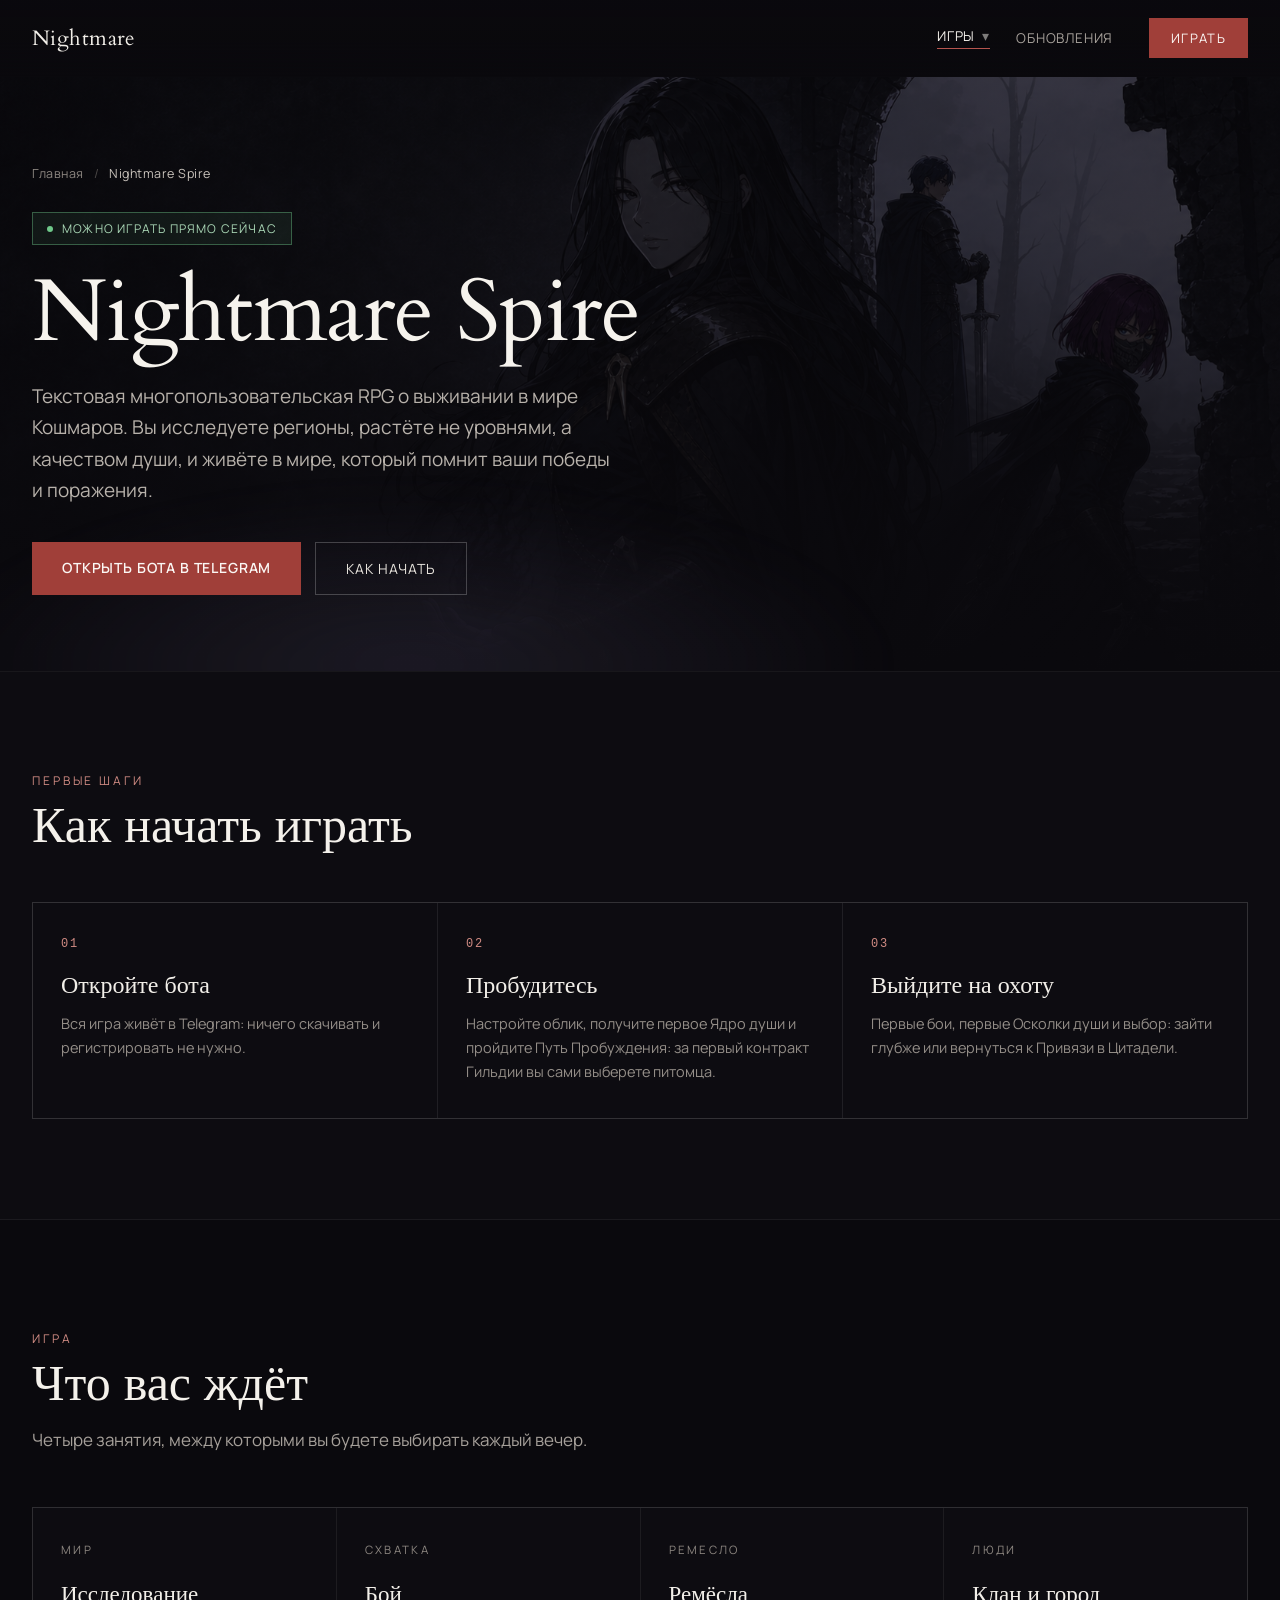
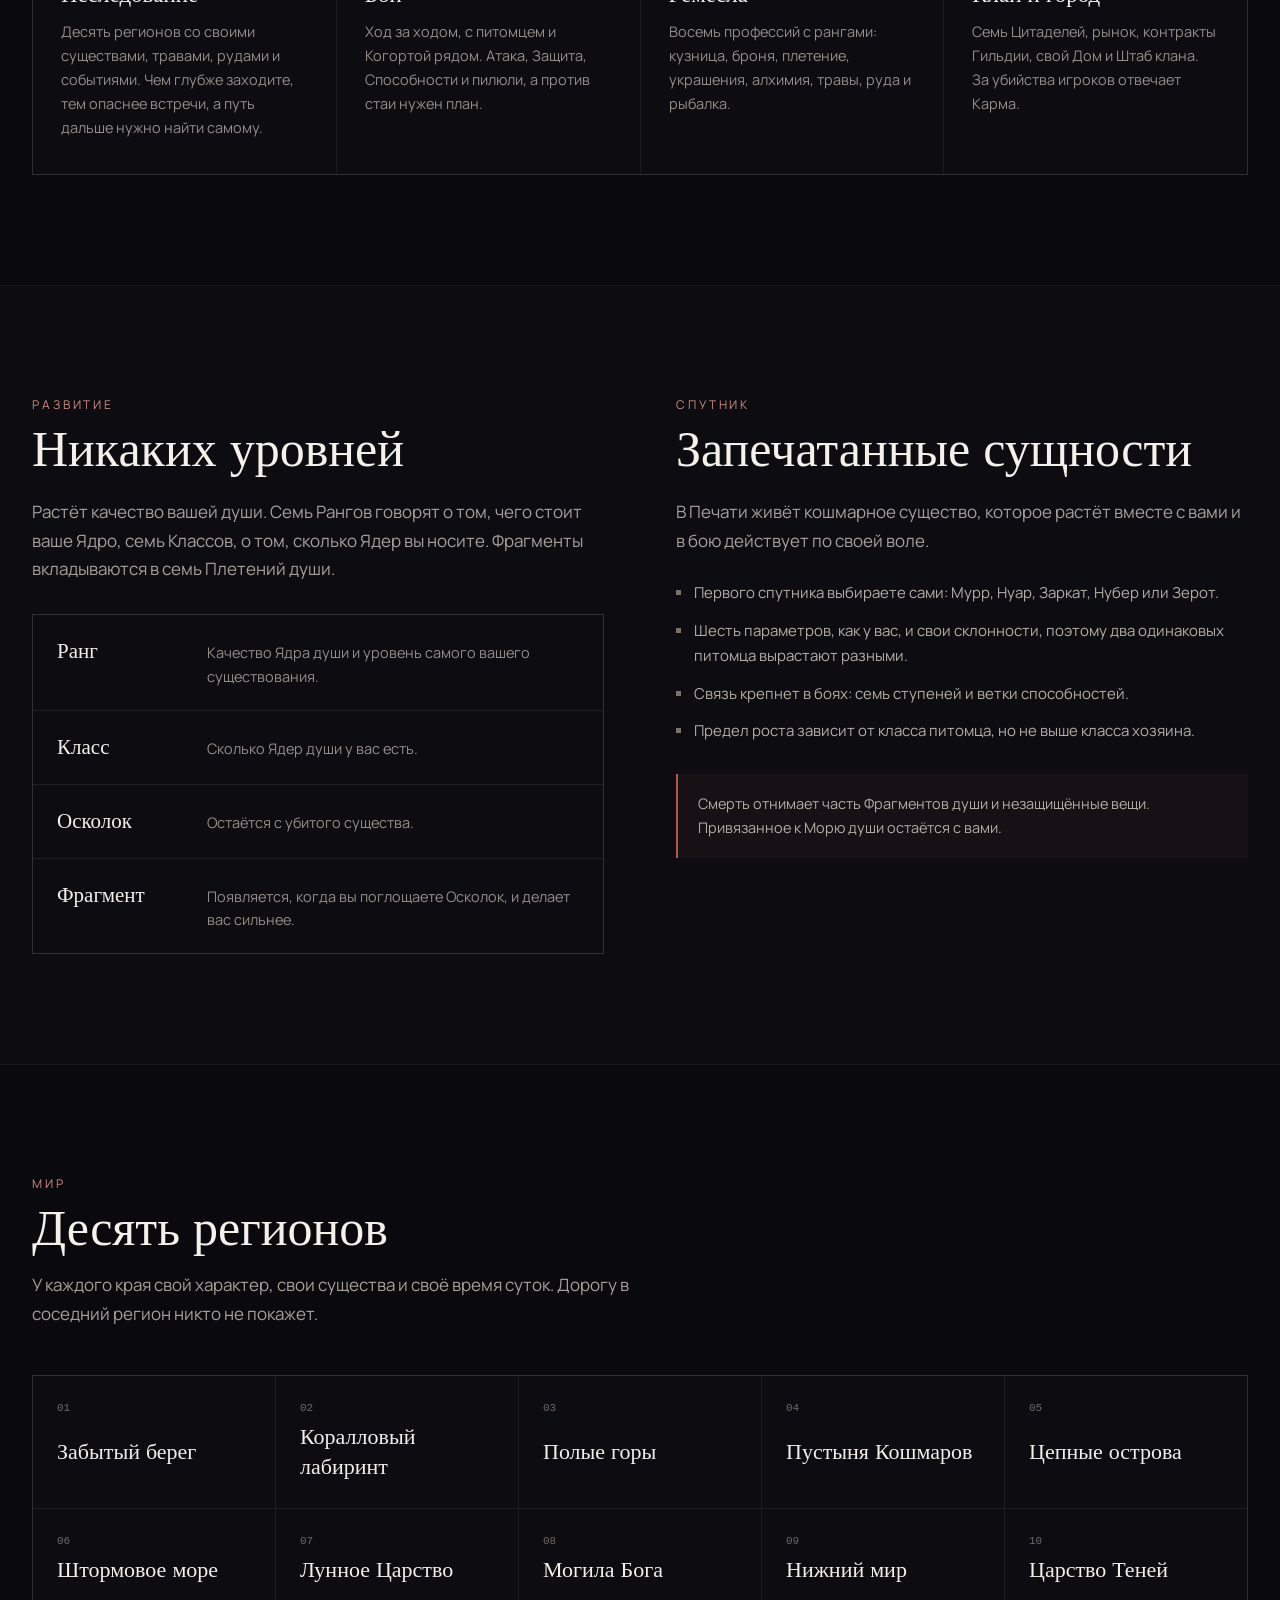
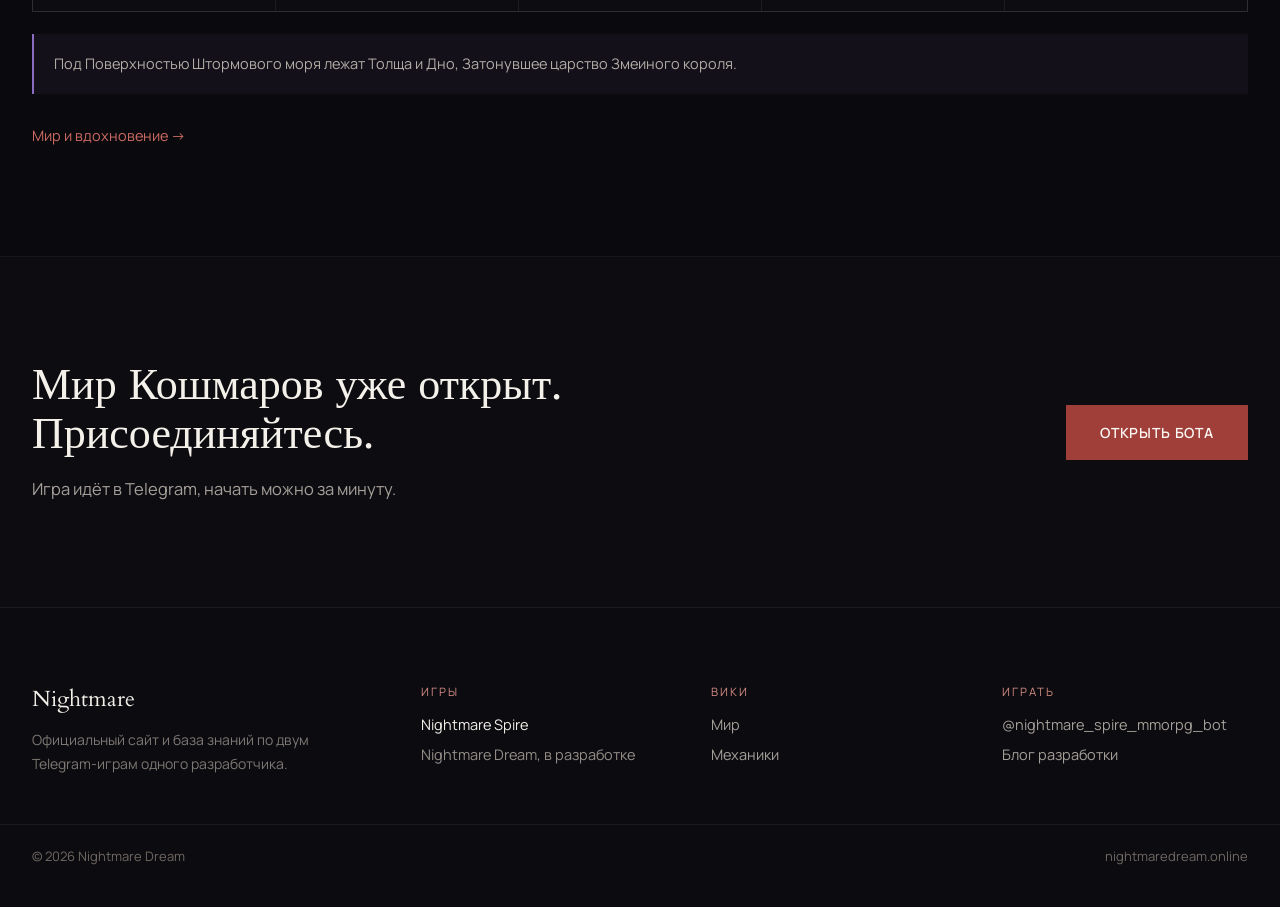
<file: nightmare-spire/index.html>
<!doctype html>
<html lang="ru">
<head>
<meta charset="utf-8">
<meta name="viewport" content="width=1280">
<title>Nightmare Spire — текстовая RPG в Telegram: регионы, бой, Ранг и Класс души</title>
<meta name="description" content="Nightmare Spire: десять регионов мира Кошмаров, глубины Штормового моря, пошаговый бой, Ранг и Класс души, Плетения, Запечатанные сущности, восемь профессий, семь Цитаделей, кланы и Карма. Играть можно прямо сейчас в Telegram.">
<link rel="canonical" href="https://nightmaredream.online/nightmare-spire/">
<meta name="theme-color" content="#0a090d">
<meta name="color-scheme" content="dark">
<meta property="og:type" content="article">
<meta property="og:site_name" content="Nightmare">
<meta property="og:locale" content="ru_RU">
<meta property="og:title" content="Nightmare Spire — текстовая RPG в Telegram">
<meta property="og:description" content="Десять регионов, пошаговый бой, Ранг и Класс души, восемь профессий, Цитадели и кланы. Играть можно прямо сейчас.">
<meta property="og:url" content="https://nightmaredream.online/nightmare-spire/">
<meta property="og:image" content="https://nightmaredream.online/assets/img/hero.png">
<meta name="twitter:card" content="summary_large_image">
<link rel="preconnect" href="https://fonts.googleapis.com">
<link rel="preconnect" href="https://fonts.gstatic.com" crossorigin>
<link href="https://fonts.googleapis.com/css2?family=Cardo:ital,wght@0,400;0,700;1,400&family=Manrope:wght@300;400;500;600&display=swap" rel="stylesheet">
<link rel="stylesheet" href="../assets/css/style.css">
<script type="application/ld+json">
{"@context":"https://schema.org","@graph":[
{"@type":"VideoGame","name":"Nightmare Spire","url":"https://nightmaredream.online/nightmare-spire/","gamePlatform":"Telegram","applicationCategory":"Game","inLanguage":"ru","description":"Текстовая многопользовательская RPG о выживании в мире Кошмаров."},
{"@type":"BreadcrumbList","itemListElement":[
{"@type":"ListItem","position":1,"name":"Главная","item":"https://nightmaredream.online/"},
{"@type":"ListItem","position":2,"name":"Nightmare Spire","item":"https://nightmaredream.online/nightmare-spire/"}]}
]}
</script>
</head>
<body>


<div style="min-height:100vh; background:#0a090d">

<header id="c-header" style="position:sticky; top:0; z-index:40; background:linear-gradient(180deg, rgba(10,9,13,.92) 0%, rgba(10,9,13,.85) 55%, rgba(10,9,13,0) 100%); border-bottom:1px solid transparent; transition:background .35s ease, border-color .35s ease, backdrop-filter .35s ease">
  <div style="max-width:1240px; margin:0 auto; padding:18px 32px; display:flex; align-items:center; gap:36px">
    <a href="../index.html" style="font-family:Cardo, Georgia, serif; font-size:21px; letter-spacing:.02em; color:#f2efe9; white-space:nowrap">Nightmare</a>
    <nav style="display:flex; align-items:center; gap:26px; margin-left:auto; font-size:13.5px; letter-spacing:.06em; text-transform:uppercase; color:#a6a09a">
      <span style="position:relative">
        <button data-act="games" style="display:inline-flex; align-items:center; gap:7px; padding:0 0 3px; background:transparent; border:none; cursor:pointer; font-family:inherit; font-size:13.5px; letter-spacing:.06em; text-transform:uppercase; color:#f2efe9; border-bottom:1px solid #b5544e" class="xh1">Игры <span style="opacity:.5">▾</span></button>
        <span id="games-menu" hidden style="position:absolute; top:30px; left:-18px; z-index:60; display:flex; flex-direction:column; min-width:246px; padding:8px 0; background:rgba(13,12,17,.97); border:1px solid rgba(255,255,255,.12); box-shadow:0 18px 40px rgba(0,0,0,.5); animation:cardIn .28s both">
          <a href="../nightmare-spire/index.html" style="display:flex; align-items:center; gap:9px; padding:11px 18px; font-size:14px; letter-spacing:0; text-transform:none; color:#e6e2db" class="xh2"><span style="width:6px; height:6px; border-radius:50%; background:#6fc98a"></span>Nightmare Spire</a>
          <span style="display:grid; grid-template-columns:auto 1fr; gap:9px; align-items:baseline; padding:11px 18px; font-size:14px; letter-spacing:0; text-transform:none; color:#948e88"><span style="width:6px; height:6px; border-radius:50%; background:#7a736c; margin-top:6px"></span><span><span style="display:block; white-space:nowrap">Nightmare Dream</span><span style="display:block; margin-top:3px; font-size:11px; letter-spacing:.12em; text-transform:uppercase; color:#8d8781">в разработке</span></span></span>
        </span>
      </span>
      <a href="../changelog/index.html" style="color:inherit" class="xh3">Обновления</a>
    </nav>
    <a href="https://t.me/nightmare_spire_mmorpg_bot" target="_blank" rel="noopener" style="padding:11px 22px; background:#a03f39; color:#fbf7f4; font-size:13px; letter-spacing:.1em; text-transform:uppercase; transition:background .25s ease, transform .25s cubic-bezier(.16,.84,.44,1)" class="xh4">Играть</a>
  </div>
</header>

<section data-screen-label="Page hero" style="position:relative; overflow:hidden; border-bottom:1px solid rgba(255,255,255,.06)">
  <div style="position:absolute; inset:0; background:#0b0a10 url('../assets/img/hero.png') center 38%/cover no-repeat"></div>
  <div style="position:absolute; inset:0; background:linear-gradient(180deg, rgba(10,9,13,.62) 0%, rgba(10,9,13,.72) 45%, rgba(10,9,13,.93) 82%, rgba(10,9,13,1) 100%)"></div>
  <div style="position:absolute; left:-10%; right:-10%; bottom:-20%; height:70%; background:radial-gradient(45% 60% at 35% 70%, rgba(140,130,180,.14), rgba(0,0,0,0) 70%); filter:blur(20px); animation:fogDrift 34s ease-in-out infinite"></div>
  <div style="position:relative; max-width:1240px; margin:0 auto; padding:88px 32px 76px">
    <div style="display:flex; gap:10px; align-items:center; font-size:12.5px; letter-spacing:.04em; color:#8d8781; margin-bottom:30px">
      <a href="../index.html" style="color:#8d8781" class="x504">Главная</a><span style="opacity:.5">/</span><span style="color:#c8c2bb">Nightmare Spire</span>
    </div>
    <span style="display:inline-flex; align-items:center; gap:9px; padding:7px 14px; border:1px solid rgba(111,201,138,.4); background:rgba(111,201,138,.08); font-size:12px; letter-spacing:.1em; text-transform:uppercase; color:#a9d6b5"><span style="width:6px; height:6px; border-radius:50%; background:#6fc98a; animation:pulseDot 2.6s ease-in-out infinite"></span>можно играть прямо сейчас</span>
    <h1 style="margin:24px 0 0; font-family:Cardo, Georgia, serif; font-weight:400; font-size:clamp(44px,7vw,88px); line-height:1; letter-spacing:-.01em; color:#f6f3ed">Nightmare Spire</h1>
    <p style="margin:24px 0 0; max-width:620px; font-size:19px; line-height:1.65; color:#b8b2ab; text-wrap:pretty">Текстовая многопользовательская RPG о выживании в мире Кошмаров. Вы исследуете регионы, растёте не уровнями, а качеством души, и живёте в мире, который помнит ваши победы и поражения.</p>
    <div style="display:flex; gap:14px; margin-top:36px; flex-wrap:wrap">
      <a href="https://t.me/nightmare_spire_mmorpg_bot" target="_blank" rel="noopener" style="padding:16px 30px; background:#a03f39; color:#fbf7f4; font-size:14px; font-weight:600; letter-spacing:.06em; text-transform:uppercase; transition:transform .25s cubic-bezier(.16,.84,.44,1), background .25s ease, box-shadow .25s ease" class="x505">Открыть бота в Telegram</a>
      <a href="#start" style="padding:16px 30px; border:1px solid rgba(255,255,255,.22); color:#e6e2db; font-size:14px; letter-spacing:.06em; text-transform:uppercase" class="x506">Как начать</a>
    </div>
  </div>
</section>

<section id="start" data-reveal data-screen-label="How to start" style="padding:100px 0; background:#0d0c11; border-bottom:1px solid rgba(255,255,255,.06)">
  <div style="max-width:1240px; margin:0 auto; padding:0 32px">
    <p style="margin:0 0 10px; font-size:12px; letter-spacing:.24em; text-transform:uppercase; color:#d08b83">Первые шаги</p>
    <h2 style="margin:0 0 48px; font-family:Cardo, Georgia, serif; font-weight:400; font-size:clamp(30px,4.2vw,50px); line-height:1.1; color:#f4f1eb">Как начать играть</h2>
    <div style="display:grid; grid-template-columns:repeat(auto-fit, minmax(260px, 1fr)); gap:1px; background:rgba(255,255,255,.08); border:1px solid rgba(255,255,255,.08)">
      <div style="background:#0d0c11; padding:34px 28px">
        <div style="font-family:ui-monospace, 'Courier New', monospace; font-size:12px; letter-spacing:.14em; color:#d08b83">01</div>
        <h3 style="margin:18px 0 10px; font-family:Cardo, Georgia, serif; font-weight:400; font-size:24px; color:#f2efe9">Откройте бота</h3>
        <p style="margin:0; font-size:14.5px; line-height:1.65; color:#948e88">Вся игра живёт в Telegram: ничего скачивать и регистрировать не нужно.</p>
      </div>
      <div style="background:#0d0c11; padding:34px 28px">
        <div style="font-family:ui-monospace, 'Courier New', monospace; font-size:12px; letter-spacing:.14em; color:#d08b83">02</div>
        <h3 style="margin:18px 0 10px; font-family:Cardo, Georgia, serif; font-weight:400; font-size:24px; color:#f2efe9">Пробудитесь</h3>
        <p style="margin:0; font-size:14.5px; line-height:1.65; color:#948e88">Настройте облик, получите первое Ядро души и пройдите Путь Пробуждения: за первый контракт Гильдии вы сами выберете питомца.</p>
      </div>
      <div style="background:#0d0c11; padding:34px 28px">
        <div style="font-family:ui-monospace, 'Courier New', monospace; font-size:12px; letter-spacing:.14em; color:#d08b83">03</div>
        <h3 style="margin:18px 0 10px; font-family:Cardo, Georgia, serif; font-weight:400; font-size:24px; color:#f2efe9">Выйдите на охоту</h3>
        <p style="margin:0; font-size:14.5px; line-height:1.65; color:#948e88">Первые бои, первые Осколки души и выбор: зайти глубже или вернуться к Привязи в Цитадели.</p>
      </div>
    </div>
  </div>
</section>

<section id="mechanics" data-reveal data-screen-label="What awaits" style="padding:110px 0; border-bottom:1px solid rgba(255,255,255,.06)">
  <div style="max-width:1240px; margin:0 auto; padding:0 32px">
    <p style="margin:0 0 10px; font-size:12px; letter-spacing:.24em; text-transform:uppercase; color:#d08b83">Игра</p>
    <h2 style="margin:0 0 14px; font-family:Cardo, Georgia, serif; font-weight:400; font-size:clamp(30px,4.2vw,50px); line-height:1.1; color:#f4f1eb">Что вас ждёт</h2>
    <p style="margin:0 0 52px; max-width:620px; font-size:17px; line-height:1.7; color:#a6a09a; text-wrap:pretty">Четыре занятия, между которыми вы будете выбирать каждый вечер.</p>
    <div style="display:grid; grid-template-columns:repeat(auto-fit, minmax(250px, 1fr)); gap:1px; background:rgba(255,255,255,.08); border:1px solid rgba(255,255,255,.08)">
      <div style="background:#0d0c11; padding:34px 28px; transition:background .3s ease" class="x507">
        <div style="font-size:11.5px; letter-spacing:.2em; text-transform:uppercase; color:#8d8781; margin-bottom:22px">Мир</div>
        <h3 style="margin:0 0 10px; font-family:Cardo, Georgia, serif; font-weight:400; font-size:23px; color:#f2efe9">Исследование</h3>
        <p style="margin:0; font-size:14.5px; line-height:1.65; color:#948e88">Десять регионов со своими существами, травами, рудами и событиями. Чем глубже заходите, тем опаснее встречи, а путь дальше нужно найти самому.</p>
      </div>
      <div style="background:#0d0c11; padding:34px 28px; transition:background .3s ease" class="x508">
        <div style="font-size:11.5px; letter-spacing:.2em; text-transform:uppercase; color:#8d8781; margin-bottom:22px">Схватка</div>
        <h3 style="margin:0 0 10px; font-family:Cardo, Georgia, serif; font-weight:400; font-size:23px; color:#f2efe9">Бой</h3>
        <p style="margin:0; font-size:14.5px; line-height:1.65; color:#948e88">Ход за ходом, с питомцем и Когортой рядом. Атака, Защита, Способности и пилюли, а против стаи нужен план.</p>
      </div>
      <div style="background:#0d0c11; padding:34px 28px; transition:background .3s ease" class="x509">
        <div style="font-size:11.5px; letter-spacing:.2em; text-transform:uppercase; color:#8d8781; margin-bottom:22px">Ремесло</div>
        <h3 style="margin:0 0 10px; font-family:Cardo, Georgia, serif; font-weight:400; font-size:23px; color:#f2efe9">Ремёсла</h3>
        <p style="margin:0; font-size:14.5px; line-height:1.65; color:#948e88">Восемь профессий с рангами: кузница, броня, плетение, украшения, алхимия, травы, руда и рыбалка.</p>
      </div>
      <div style="background:#0d0c11; padding:34px 28px; transition:background .3s ease" class="x510">
        <div style="font-size:11.5px; letter-spacing:.2em; text-transform:uppercase; color:#8d8781; margin-bottom:22px">Люди</div>
        <h3 style="margin:0 0 10px; font-family:Cardo, Georgia, serif; font-weight:400; font-size:23px; color:#f2efe9">Клан и город</h3>
        <p style="margin:0; font-size:14.5px; line-height:1.65; color:#948e88">Семь Цитаделей, рынок, контракты Гильдии, свой Дом и Штаб клана. За убийства игроков отвечает Карма.</p>
      </div>
    </div>
  </div>
</section>

<section data-reveal data-screen-label="Growth" style="padding:110px 0; background:#0d0c11; border-bottom:1px solid rgba(255,255,255,.06)">
  <div style="max-width:1240px; margin:0 auto; padding:0 32px; display:grid; grid-template-columns:1fr 1fr; gap:72px; align-items:start">
    <div>
      <p style="margin:0 0 10px; font-size:12px; letter-spacing:.24em; text-transform:uppercase; color:#d08b83">Развитие</p>
      <h2 style="margin:0 0 20px; font-family:Cardo, Georgia, serif; font-weight:400; font-size:clamp(30px,4.2vw,50px); line-height:1.1; color:#f4f1eb">Никаких уровней</h2>
      <p style="margin:0 0 30px; font-size:17px; line-height:1.7; color:#a6a09a; text-wrap:pretty">Растёт качество вашей души. Семь Рангов говорят о том, чего стоит ваше Ядро, семь Классов, о том, сколько Ядер вы носите. Фрагменты вкладываются в семь Плетений души.</p>
      <div style="display:grid; gap:1px; background:rgba(255,255,255,.08); border:1px solid rgba(255,255,255,.08)">
        <div style="background:#0d0c11; padding:22px 24px; display:grid; grid-template-columns:130px 1fr; gap:20px; align-items:baseline">
          <span style="font-family:Cardo, Georgia, serif; font-size:21px; color:#f2efe9">Ранг</span>
          <span style="font-size:14.5px; line-height:1.6; color:#948e88">Качество Ядра души и уровень самого вашего существования.</span>
        </div>
        <div style="background:#0d0c11; padding:22px 24px; display:grid; grid-template-columns:130px 1fr; gap:20px; align-items:baseline">
          <span style="font-family:Cardo, Georgia, serif; font-size:21px; color:#f2efe9">Класс</span>
          <span style="font-size:14.5px; line-height:1.6; color:#948e88">Сколько Ядер души у вас есть.</span>
        </div>
        <div style="background:#0d0c11; padding:22px 24px; display:grid; grid-template-columns:130px 1fr; gap:20px; align-items:baseline">
          <span style="font-family:Cardo, Georgia, serif; font-size:21px; color:#f2efe9">Осколок</span>
          <span style="font-size:14.5px; line-height:1.6; color:#948e88">Остаётся с убитого существа.</span>
        </div>
        <div style="background:#0d0c11; padding:22px 24px; display:grid; grid-template-columns:130px 1fr; gap:20px; align-items:baseline">
          <span style="font-family:Cardo, Georgia, serif; font-size:21px; color:#f2efe9">Фрагмент</span>
          <span style="font-size:14.5px; line-height:1.6; color:#948e88">Появляется, когда вы поглощаете Осколок, и делает вас сильнее.</span>
        </div>
      </div>
    </div>
    <div>
      <p style="margin:0 0 10px; font-size:12px; letter-spacing:.24em; text-transform:uppercase; color:#d08b83">Спутник</p>
      <h2 style="margin:0 0 20px; font-family:Cardo, Georgia, serif; font-weight:400; font-size:clamp(30px,4.2vw,50px); line-height:1.1; color:#f4f1eb">Запечатанные сущности</h2>
      <p style="margin:0 0 26px; font-size:17px; line-height:1.7; color:#a6a09a; text-wrap:pretty">В Печати живёт кошмарное существо, которое растёт вместе с вами и в бою действует по своей воле.</p>
      <ul style="margin:0; padding:0; list-style:none; display:grid; gap:13px">
        <li style="display:grid; grid-template-columns:auto 1fr; gap:13px; font-size:15px; line-height:1.65; color:#b3ada6"><span style="width:5px; height:5px; margin-top:9px; background:#7a736c"></span><span>Первого спутника выбираете сами: Мурр, Нуар, Заркат, Нубер или Зерот.</span></li>
        <li style="display:grid; grid-template-columns:auto 1fr; gap:13px; font-size:15px; line-height:1.65; color:#b3ada6"><span style="width:5px; height:5px; margin-top:9px; background:#7a736c"></span><span>Шесть параметров, как у вас, и свои склонности, поэтому два одинаковых питомца вырастают разными.</span></li>
        <li style="display:grid; grid-template-columns:auto 1fr; gap:13px; font-size:15px; line-height:1.65; color:#b3ada6"><span style="width:5px; height:5px; margin-top:9px; background:#7a736c"></span><span>Связь крепнет в боях: семь ступеней и ветки способностей.</span></li>
        <li style="display:grid; grid-template-columns:auto 1fr; gap:13px; font-size:15px; line-height:1.65; color:#b3ada6"><span style="width:5px; height:5px; margin-top:9px; background:#7a736c"></span><span>Предел роста зависит от класса питомца, но не выше класса хозяина.</span></li>
      </ul>
      <div style="margin-top:30px; padding:18px 20px; border-left:2px solid #b5544e; background:rgba(181,84,78,.06); font-size:14.5px; line-height:1.65; color:#b3ada6">Смерть отнимает часть Фрагментов души и незащищённые вещи. Привязанное к Морю души остаётся с вами.</div>
    </div>
  </div>
</section>

<section id="world" data-reveal data-screen-label="World" style="padding:110px 0; border-bottom:1px solid rgba(255,255,255,.06)">
  <div style="max-width:1240px; margin:0 auto; padding:0 32px">
    <p style="margin:0 0 10px; font-size:12px; letter-spacing:.24em; text-transform:uppercase; color:#d08b83">Мир</p>
    <h2 style="margin:0 0 14px; font-family:Cardo, Georgia, serif; font-weight:400; font-size:clamp(30px,4.2vw,50px); line-height:1.1; color:#f4f1eb">Десять регионов</h2>
    <p style="margin:0 0 46px; max-width:620px; font-size:17px; line-height:1.7; color:#a6a09a; text-wrap:pretty">У каждого края свой характер, свои существа и своё время суток. Дорогу в соседний регион никто не покажет.</p>
    <div style="display:grid; grid-template-columns:repeat(auto-fit, minmax(220px, 1fr)); gap:1px; background:rgba(255,255,255,.08); border:1px solid rgba(255,255,255,.08)">
      <div style="background:#0d0c11; padding:26px 24px; display:grid; gap:8px; transition:background .3s ease" class="x511"><span style="font-family:ui-monospace, 'Courier New', monospace; font-size:11px; color:#6f6963">01</span><span style="font-family:Cardo, Georgia, serif; font-size:22px; color:#f2efe9">Забытый берег</span></div>
      <div style="background:#0d0c11; padding:26px 24px; display:grid; gap:8px; transition:background .3s ease" class="x512"><span style="font-family:ui-monospace, 'Courier New', monospace; font-size:11px; color:#6f6963">02</span><span style="font-family:Cardo, Georgia, serif; font-size:22px; color:#f2efe9">Коралловый лабиринт</span></div>
      <div style="background:#0d0c11; padding:26px 24px; display:grid; gap:8px; transition:background .3s ease" class="x513"><span style="font-family:ui-monospace, 'Courier New', monospace; font-size:11px; color:#6f6963">03</span><span style="font-family:Cardo, Georgia, serif; font-size:22px; color:#f2efe9">Полые горы</span></div>
      <div style="background:#0d0c11; padding:26px 24px; display:grid; gap:8px; transition:background .3s ease" class="x514"><span style="font-family:ui-monospace, 'Courier New', monospace; font-size:11px; color:#6f6963">04</span><span style="font-family:Cardo, Georgia, serif; font-size:22px; color:#f2efe9">Пустыня Кошмаров</span></div>
      <div style="background:#0d0c11; padding:26px 24px; display:grid; gap:8px; transition:background .3s ease" class="x515"><span style="font-family:ui-monospace, 'Courier New', monospace; font-size:11px; color:#6f6963">05</span><span style="font-family:Cardo, Georgia, serif; font-size:22px; color:#f2efe9">Цепные острова</span></div>
      <div style="background:#0d0c11; padding:26px 24px; display:grid; gap:8px; transition:background .3s ease" class="x516"><span style="font-family:ui-monospace, 'Courier New', monospace; font-size:11px; color:#6f6963">06</span><span style="font-family:Cardo, Georgia, serif; font-size:22px; color:#f2efe9">Штормовое море</span></div>
      <div style="background:#0d0c11; padding:26px 24px; display:grid; gap:8px; transition:background .3s ease" class="x517"><span style="font-family:ui-monospace, 'Courier New', monospace; font-size:11px; color:#6f6963">07</span><span style="font-family:Cardo, Georgia, serif; font-size:22px; color:#f2efe9">Лунное Царство</span></div>
      <div style="background:#0d0c11; padding:26px 24px; display:grid; gap:8px; transition:background .3s ease" class="x518"><span style="font-family:ui-monospace, 'Courier New', monospace; font-size:11px; color:#6f6963">08</span><span style="font-family:Cardo, Georgia, serif; font-size:22px; color:#f2efe9">Могила Бога</span></div>
      <div style="background:#0d0c11; padding:26px 24px; display:grid; gap:8px; transition:background .3s ease" class="x524"><span style="font-family:ui-monospace, 'Courier New', monospace; font-size:11px; color:#6f6963">09</span><span style="font-family:Cardo, Georgia, serif; font-size:22px; color:#f2efe9">Нижний мир</span></div>
      <div style="background:#0d0c11; padding:26px 24px; display:grid; gap:8px; transition:background .3s ease" class="x525"><span style="font-family:ui-monospace, 'Courier New', monospace; font-size:11px; color:#6f6963">10</span><span style="font-family:Cardo, Georgia, serif; font-size:22px; color:#f2efe9">Царство Теней</span></div>
    </div>
    <div style="margin-top:22px; padding:18px 20px; border-left:2px solid #8a6cc0; background:rgba(138,108,192,.07); font-size:14.5px; line-height:1.65; color:#b3ada6">Под Поверхностью Штормового моря лежат Толща и Дно, Затонувшее царство Змеиного короля.</div>
    <div style="margin-top:30px"><a href="../index.html#world" style="font-size:14.5px">Мир и вдохновение →</a></div>
  </div>
</section>

<section data-reveal data-screen-label="CTA" style="padding:104px 0; background:#0d0c11; border-bottom:1px solid rgba(255,255,255,.06)">
  <div style="max-width:1240px; margin:0 auto; padding:0 32px; display:flex; gap:40px; align-items:center; flex-wrap:wrap">
    <div>
      <h2 style="margin:0; max-width:620px; font-family:Cardo, Georgia, serif; font-weight:400; font-size:clamp(28px,3.6vw,44px); line-height:1.12; color:#f4f1eb; text-wrap:pretty">Мир Кошмаров уже открыт. Присоединяйтесь.</h2>
      <p style="margin:16px 0 0; max-width:520px; font-size:16.5px; line-height:1.7; color:#a6a09a">Игра идёт в Telegram, начать можно за минуту.</p>
    </div>
    <a href="https://t.me/nightmare_spire_mmorpg_bot" target="_blank" rel="noopener" style="margin-left:auto; padding:18px 34px; background:#a03f39; color:#fbf7f4; font-size:14px; font-weight:600; letter-spacing:.06em; text-transform:uppercase" class="x519">Открыть бота</a>
  </div>
</section>

<footer data-reveal style="padding:76px 0 42px; background:#0c0b0f">
  <div style="max-width:1240px; margin:0 auto; padding:0 32px; display:grid; grid-template-columns:1.4fr 1fr 1fr 1fr; gap:44px">
    <div>
      <div style="font-family:Cardo, Georgia, serif; font-size:22px; color:#f2efe9">Nightmare</div>
      <p style="margin:14px 0 0; font-size:14px; line-height:1.7; color:#7d7873; max-width:280px">Официальный сайт и база знаний по двум Telegram-играм одного разработчика.</p>
    </div>
    <div>
      <div style="font-size:11.5px; letter-spacing:.18em; text-transform:uppercase; color:#d08b83; margin-bottom:16px">Игры</div>
      <div style="display:flex; flex-direction:column; gap:11px; font-size:14.5px">
        <span style="color:#f2efe9">Nightmare Spire</span>
        <span style="color:#948e88">Nightmare Dream, в разработке</span>
      </div>
    </div>
    <div>
      <div style="font-size:11.5px; letter-spacing:.18em; text-transform:uppercase; color:#d08b83; margin-bottom:16px">Вики</div>
      <div style="display:flex; flex-direction:column; gap:11px; font-size:14.5px">
        <a href="#world" style="color:#a6a09a" class="x520">Мир</a>
        <a href="#mechanics" style="color:#a6a09a" class="x521">Механики</a>
      </div>
    </div>
    <div>
      <div style="font-size:11.5px; letter-spacing:.18em; text-transform:uppercase; color:#d08b83; margin-bottom:16px">Играть</div>
      <div style="display:flex; flex-direction:column; gap:11px; font-size:14.5px">
        <a href="https://t.me/nightmare_spire_mmorpg_bot" target="_blank" rel="noopener" style="color:#a6a09a" class="x522">@nightmare_spire_mmorpg_bot</a>
        <a href="https://t.me/trykablog" style="color:#a6a09a" class="x523">Блог разработки</a>
      </div>
    </div>
  </div>
  <div style="max-width:1240px; margin:48px auto 0; padding:22px 32px 0; border-top:1px solid rgba(255,255,255,.06); display:flex; gap:20px; flex-wrap:wrap; font-size:13px; color:#6f6963">
    <span>© 2026 Nightmare Dream</span>
    <span style="margin-left:auto">nightmaredream.online</span>
  </div>
</footer>

</div>


<script src="../assets/js/main.js" defer></script>
</body>
</html>
</file>
<file: assets/css/style.css>
/* Nightmare — nightmaredream.online */
html { scroll-behavior: smooth; }
body { margin: 0; background: #0a090d; color: #e6e2db; font-family: Manrope, Helvetica, Arial, sans-serif; -webkit-font-smoothing: antialiased; }
a { color: #cc6b63; text-decoration: none; }
a:hover { color: #dc8a80; }
button { font-family: inherit; }
[hidden] { display: none !important; }
::selection { background: #b5544e; color: #0a090d; }
@keyframes fogDrift { 0% { transform: translate3d(-6%,0,0) scale(1.15); } 50% { transform: translate3d(6%,-2%,0) scale(1.25); } 100% { transform: translate3d(-6%,0,0) scale(1.15); } }
@keyframes slowZoom { 0% { transform: scale(1.04); } 100% { transform: scale(1.14); } }
@keyframes cueBob { 0%,100% { transform: translateY(0); opacity: .45; } 50% { transform: translateY(9px); opacity: 1; } }
@keyframes pulseDot { 0%,100% { opacity: 1; } 50% { opacity: .35; } }
@keyframes tabFlash { 0% { background: rgba(138,108,192,.05); } 35% { background: rgba(138,108,192,.3); } 100% { background: rgba(138,108,192,.05); } }
@keyframes cardIn { from { opacity: 0; transform: translateY(18px); } to { opacity: 1; transform: none; } }
[data-reveal] { opacity: 0; transform: translateY(26px); transition: opacity .9s ease, transform .9s cubic-bezier(.16,.84,.44,1); }
[data-reveal].is-in { opacity: 1; transform: none; }
.rail-on { background: rgba(181,84,78,.12) !important; border-left-color: #b5544e !important; color: #f4f1eb !important; }
.rail-on span:first-child { color: #d08b83 !important; }
@media (max-width: 900px) {
  .mech-grid { grid-template-columns: 1fr !important; }
  .two-col { grid-template-columns: 1fr !important; gap: 44px !important; }
}
@media (prefers-reduced-motion: reduce) { *, *::before, *::after { animation: none !important; transition: none !important; } [data-reveal] { opacity: 1; transform: none; } }
.x1:hover{color:#f2efe9 !important}
.x2:hover{background:rgba(255,255,255,.05) !important}
.x3:hover{color:#f2efe9 !important}
.x4:hover{background:rgba(181,84,78,.2); color:#fff !important}
.x5:hover{background:rgba(181,84,78,.2); color:#fff !important}
.x6:hover{background:#b5544e; transform:translateY(-3px); box-shadow:0 10px 24px rgba(0,0,0,.45) !important}
.x7:active{transform:translateY(-1px) !important}
.x8:hover{border-color:rgba(255,255,255,.5); background:rgba(255,255,255,.04) !important}
.x9:hover{background:#b5544e !important}
.x10:hover{background:rgba(255,255,255,.03); border-color:rgba(138,108,192,.5) !important}
.x11:hover{background:rgba(255,255,255,.03); color:#e6e2db !important}
.x12:hover{background:rgba(255,255,255,.03); color:#e6e2db !important}
.x13:hover{background:rgba(255,255,255,.03); color:#e6e2db !important}
.x14:hover{background:rgba(255,255,255,.03); color:#e6e2db !important}
.x15:hover{background:rgba(255,255,255,.03); color:#e6e2db !important}
.x16:hover{background:rgba(255,255,255,.03); color:#e6e2db !important}
.x17:hover{background:rgba(255,255,255,.03); color:#e6e2db !important}
.x18:hover{background:rgba(255,255,255,.03); color:#e6e2db !important}
.x19:hover{background:#b5544e !important}
.x20:hover{background:#131118 !important}
.x21:hover{background:#131118 !important}
.x22:hover{background:#131118 !important}
.x23:hover{color:#f2efe9 !important}
.x24:hover{color:#f2efe9 !important}
.x25:hover{color:#f2efe9 !important}
.x26:hover{color:#f2efe9 !important}
.x27:hover{color:#f2efe9 !important}
.x28:hover{color:#f2efe9 !important}
.x29:hover{color:#f2efe9 !important}
.x30:hover{background:rgba(181,84,78,.2) !important}

.x501:hover{color:#f2efe9 !important}
.x502:hover{color:#f2efe9 !important}
.x503:hover{background:#b5544e !important}
.x504:hover{color:#e6e2db !important}
.x505:hover{background:#b5544e !important}
.x506:hover{border-color:rgba(255,255,255,.5); background:rgba(255,255,255,.04) !important}
.x507:hover{background:#131118 !important}
.x508:hover{background:#131118 !important}
.x509:hover{background:#131118 !important}
.x510:hover{background:#131118 !important}
.x511:hover{background:#131118 !important}
.x512:hover{background:#131118 !important}
.x513:hover{background:#131118 !important}
.x514:hover{background:#131118 !important}
.x515:hover{background:#131118 !important}
.x516:hover{background:#131118 !important}
.x517:hover{background:#131118 !important}
.x518:hover{background:#131118 !important}
.x519:hover{background:#b5544e !important}
.x520:hover{color:#f2efe9 !important}
.x521:hover{color:#f2efe9 !important}
.x522:hover{color:#f2efe9 !important}
.x523:hover{color:#f2efe9 !important}
.x524:hover{background:#131118 !important}
.x525:hover{background:#131118 !important}

.x900:hover{color:#e6e2db !important}
.x901:hover{color:#f2efe9 !important}
.x902:hover{background:#b5544e !important}
.x903:hover{color:#e6e2db !important}
.x904:hover{color:#f2efe9 !important}
@media (max-width: 900px) { .two-col { grid-template-columns: 1fr !important; } .two-col nav { position: static !important; } }

.xh1:hover{color:#f2efe9 !important}
.xh2:hover{background:rgba(255,255,255,.05) !important}
.xh3:hover{color:#f2efe9 !important}
.xh4:hover{background:#b5544e !important; transform:translateY(-2px)}

/* Changelog date rail: scrolls on its own, independent of the page */
.cl-nav { overscroll-behavior: contain; scrollbar-width: thin; scrollbar-color: rgba(255,255,255,.18) transparent; }
.cl-nav a.cl-on { color: #f2efe9 !important; border-bottom-color: #b5544e !important; }

/* Keep the header gradient out of its 1px border, otherwise the gradient's dark top repeats there as a thin line */
#c-header { background-clip: padding-box !important; }
</file>
